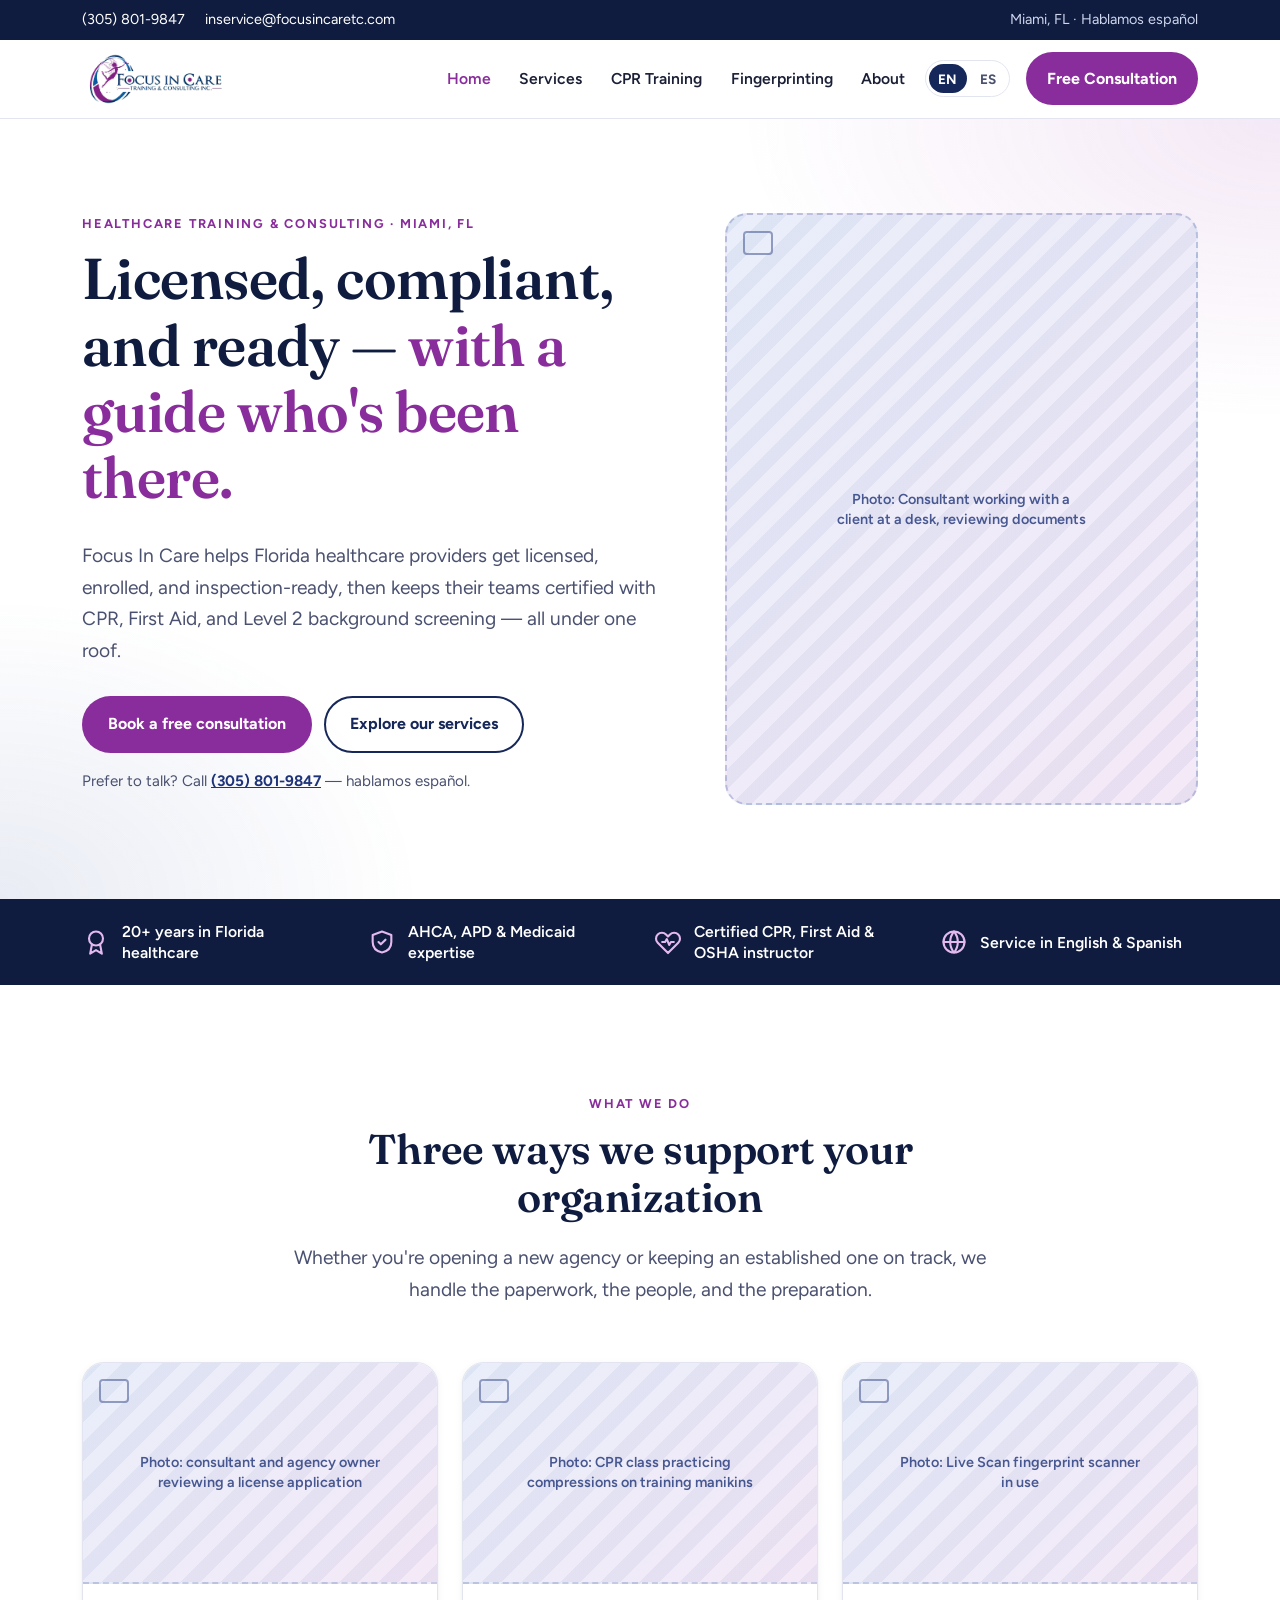
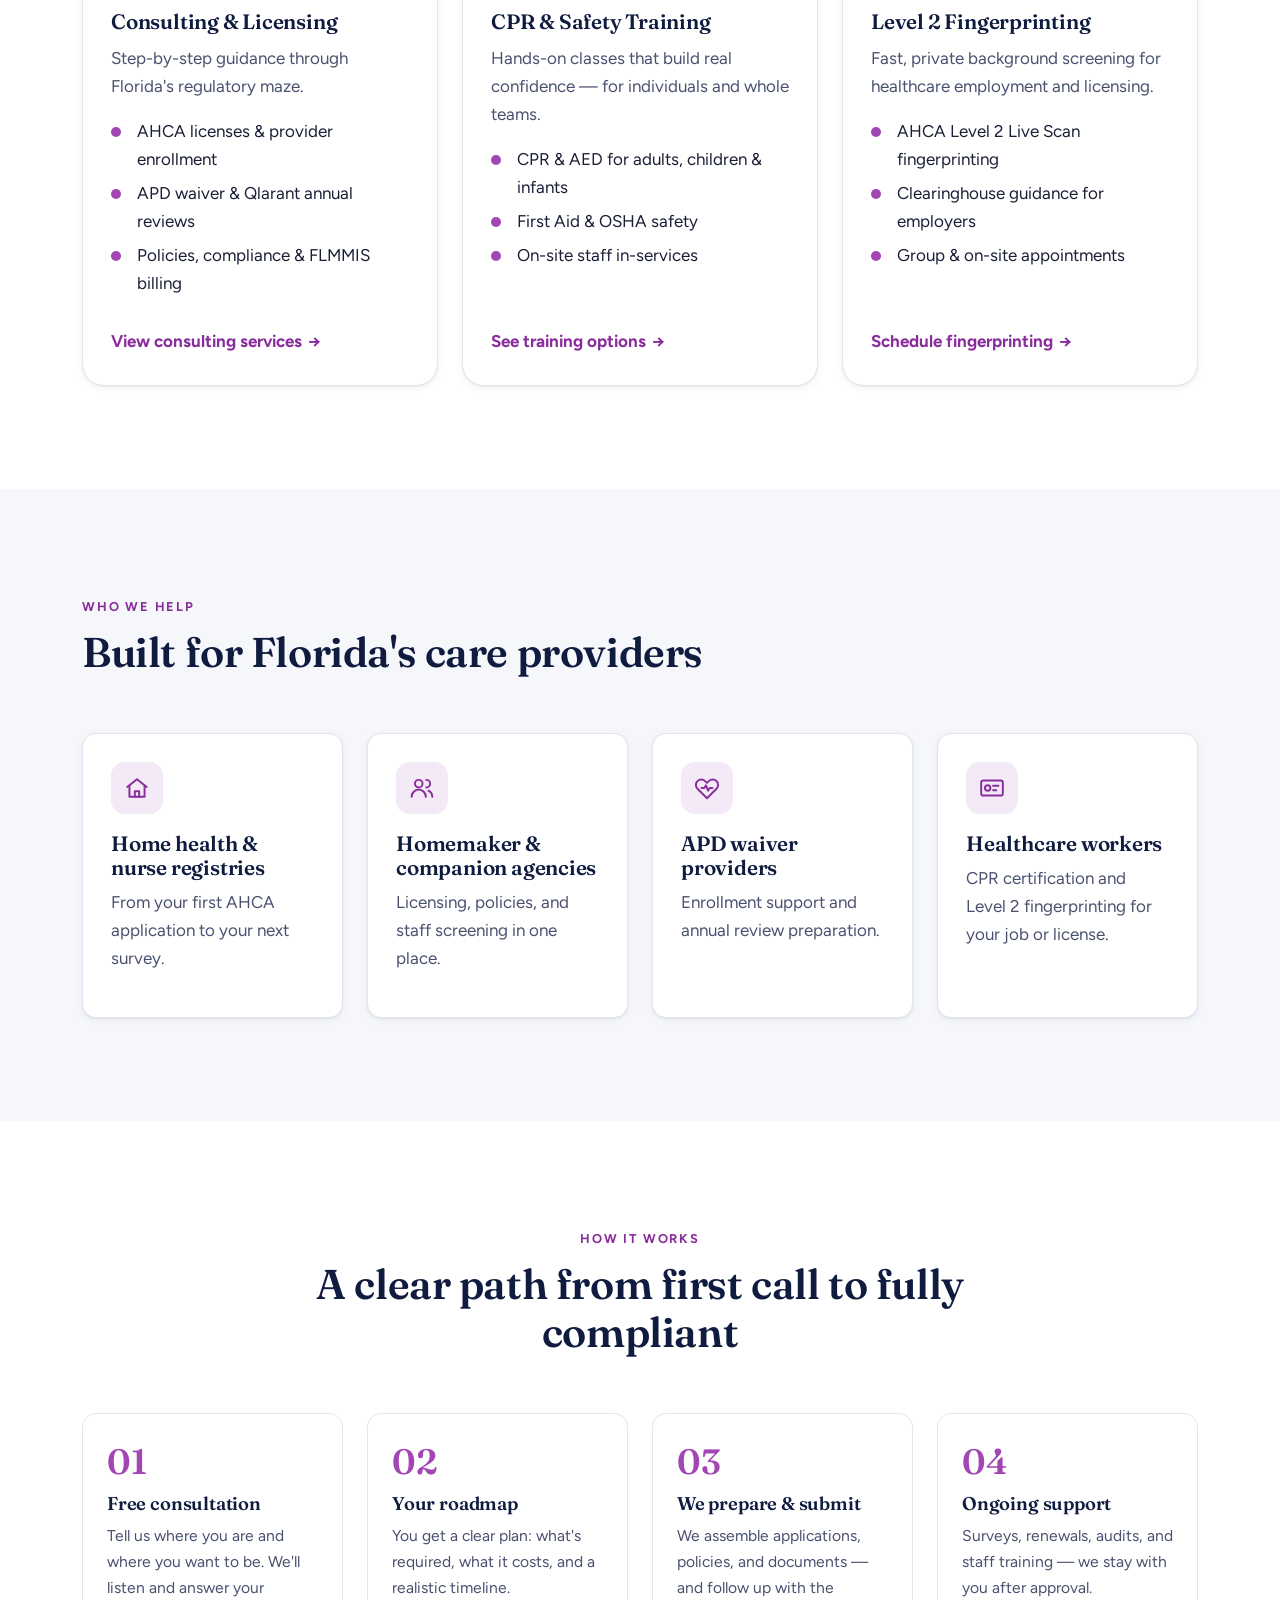
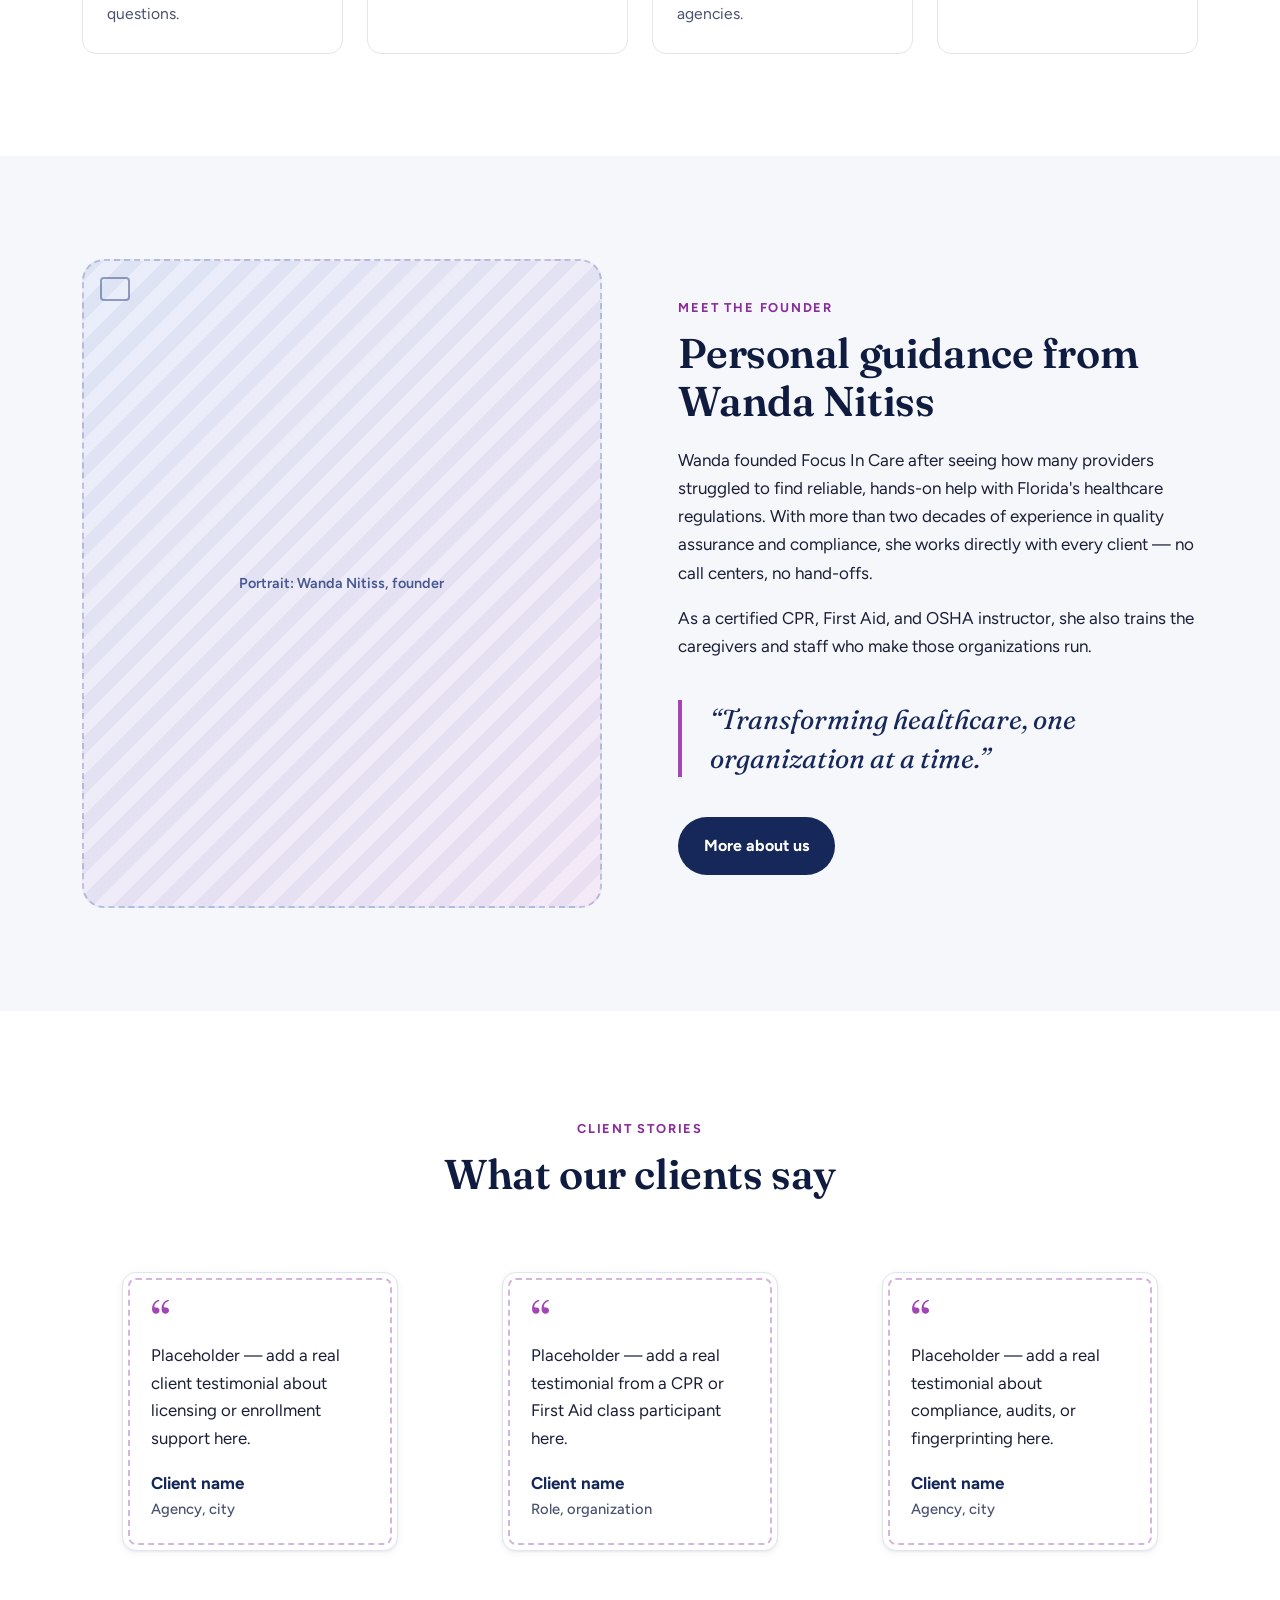
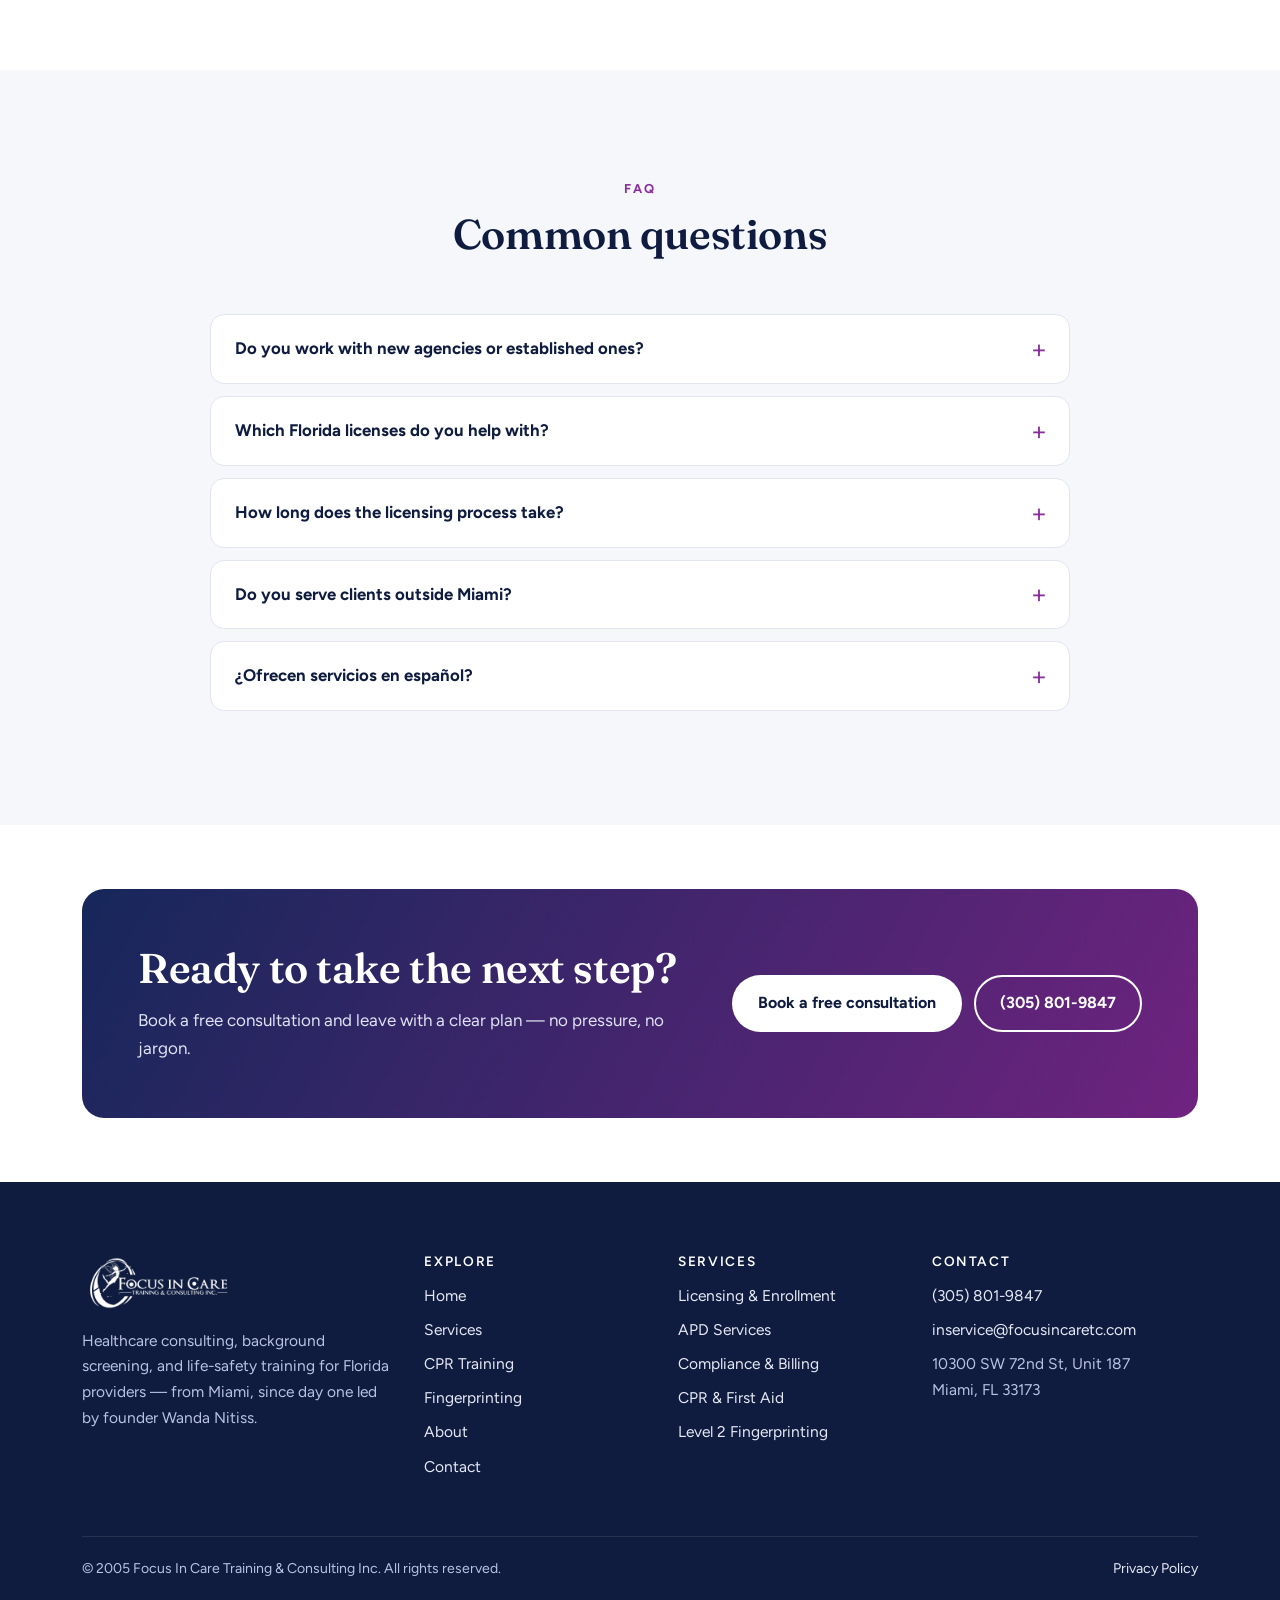
<file: index.html>
<!DOCTYPE html>
<html lang="en">
<head>
<meta charset="utf-8">
<meta name="viewport" content="width=device-width, initial-scale=1">
<title>Focus In Care | Healthcare Consulting, CPR Training & Fingerprinting in Miami, FL</title>
<meta name="description" content="Miami-based healthcare consulting for Florida providers: AHCA licensing, Medicaid & APD enrollment, compliance, Level 2 fingerprinting, and CPR/First Aid training. English & Spanish.">
<link rel="canonical" href="https://focusincaretc.com/">
<link rel="alternate" hreflang="en" href="https://focusincaretc.com/">
<link rel="alternate" hreflang="es" href="https://focusincaretc.com/es/">
<link rel="alternate" hreflang="x-default" href="https://focusincaretc.com/">
<meta property="og:type" content="website">
<meta property="og:site_name" content="Focus In Care Training &amp; Consulting">
<meta property="og:title" content="Focus In Care | Healthcare Consulting, CPR Training & Fingerprinting in Miami, FL">
<meta property="og:description" content="Miami-based healthcare consulting for Florida providers: AHCA licensing, Medicaid & APD enrollment, compliance, Level 2 fingerprinting, and CPR/First Aid training. English & Spanish.">
<meta property="og:url" content="https://focusincaretc.com/">
<meta property="og:image" content="https://focusincaretc.com/assets/img/og-image.png">
<meta property="og:locale" content="en_US">
<meta name="theme-color" content="#0f1c3f">
<link rel="icon" href="assets/img/favicon.svg" type="image/svg+xml">
<link rel="preconnect" href="https://fonts.googleapis.com">
<link rel="preconnect" href="https://fonts.gstatic.com" crossorigin>
<link href="https://fonts.googleapis.com/css2?family=Figtree:wght@400;500;600;700&family=Fraunces:opsz,wght@9..144,500;9..144,600&display=swap" rel="stylesheet">
<link rel="stylesheet" href="assets/css/styles.css">
<script type="application/ld+json">
{
  "@context": "https://schema.org",
  "@type": "ProfessionalService",
  "name": "Focus In Care Training & Consulting Inc.",
  "alternateName": "Focus In Care",
  "url": "https://focusincaretc.com/",
  "logo": "https://focusincaretc.com/assets/img/logo.svg",
  "image": "https://focusincaretc.com/assets/img/og-image.png",
  "telephone": "+1-305-801-9847",
  "email": "inservice@focusincaretc.com",
  "address": {
    "@type": "PostalAddress",
    "streetAddress": "10300 SW 72nd St, Unit 187",
    "addressLocality": "Miami",
    "addressRegion": "FL",
    "postalCode": "33173",
    "addressCountry": "US"
  },
  "areaServed": {
    "@type": "State",
    "name": "Florida"
  },
  "founder": {
    "@type": "Person",
    "name": "Wanda Nitiss"
  },
  "knowsLanguage": [
    "en",
    "es"
  ],
  "description": "Healthcare consulting (AHCA licensing, provider enrollment, APD, compliance), Level 2 background screening fingerprinting, and CPR/First Aid training in Miami, Florida."
}
</script>
</head>
<body>
<a class="skip-link" href="#main">Skip to main content</a>

<div class="topbar">
  <div class="wrap">
    <div class="topbar__contact">
      <a href="tel:+13058019847">(305) 801-9847</a>
      <a href="mailto:inservice@focusincaretc.com">inservice@focusincaretc.com</a>
    </div>
    <div>Miami, FL · Hablamos español</div>
  </div>
</div>

<header class="site-header">
  <div class="wrap">
    <a class="brand" href="index.html" aria-label="Focus In Care Training &amp; Consulting — Home">
      <img src="assets/img/logo.svg" alt="Focus In Care Training &amp; Consulting Inc." width="148" height="56">
    </a>
    <button class="nav-toggle" type="button" aria-expanded="false" aria-controls="site-nav"><span></span><span class="visually-hidden">Menu</span></button>
    <nav class="nav" id="site-nav" aria-label="Main">
      <ul class="nav__list">
          <li><a href="index.html" aria-current="page">Home</a></li>
          <li><a href="services.html">Services</a></li>
          <li><a href="training.html">CPR Training</a></li>
          <li><a href="fingerprinting.html">Fingerprinting</a></li>
          <li><a href="about.html">About</a></li>
      </ul>
      <div class="lang-switch" role="group" aria-label="Language"><span lang="en">EN</span><a href="es/index.html" lang="es" hreflang="es" title="Ver en español">ES</a></div>
      <a class="btn btn--primary" href="contact.html">Free Consultation</a>
    </nav>
  </div>
</header>

<main id="main">
<section class="hero">
  <div class="wrap hero__grid">
    <div>
      <span class="eyebrow">Healthcare Training &amp; Consulting · Miami, FL</span>
      <h1>Licensed, compliant, and ready — <span>with a guide who's been there.</span></h1>
      <p class="lead">Focus In Care helps Florida healthcare providers get licensed, enrolled, and inspection-ready, then keeps their teams certified with CPR, First Aid, and Level 2 background screening — all under one roof.</p>
      <div class="btn-row">
        <a class="btn btn--primary" href="contact.html">Book a free consultation</a>
        <a class="btn btn--ghost" href="services.html">Explore our services</a>
      </div>
      <p class="hero__note">Prefer to talk? Call <a href="tel:+13058019847">(305) 801-9847</a> — hablamos español.</p>
    </div>
    <div class="ph ph--portrait" role="img" aria-label="Photo: Consultant working with a client at a desk, reviewing documents"><span class="ph__label">Photo: Consultant working with a client at a desk, reviewing documents</span></div>
  </div>
</section>

<section class="trust" aria-label="Why providers choose us">
  <div class="wrap">
    <ul class="trust__list">
      <li><svg viewBox="0 0 24 24" fill="none" stroke="currentColor" stroke-width="1.8" stroke-linecap="round" stroke-linejoin="round" aria-hidden="true"><circle cx="12" cy="9" r="6"/><path d="M8.5 14.2L7 22l5-3 5 3-1.5-7.8"/></svg>20+ years in Florida healthcare</li>
      <li><svg viewBox="0 0 24 24" fill="none" stroke="currentColor" stroke-width="1.8" stroke-linecap="round" stroke-linejoin="round" aria-hidden="true"><path d="M12 3l8 3v6c0 5-3.5 8-8 9-4.5-1-8-4-8-9V6l8-3z"/><path d="M9 12l2 2 4-4"/></svg>AHCA, APD &amp; Medicaid expertise</li>
      <li><svg viewBox="0 0 24 24" fill="none" stroke="currentColor" stroke-width="1.8" stroke-linecap="round" stroke-linejoin="round" aria-hidden="true"><path d="M20.8 5.6a5 5 0 0 0-7.1 0L12 7.3l-1.7-1.7a5 5 0 1 0-7.1 7.1L12 21.5l8.8-8.8a5 5 0 0 0 0-7.1z"/><path d="M7 12h2.5l1.5-2.5 2 5 1.5-2.5H17"/></svg>Certified CPR, First Aid &amp; OSHA instructor</li>
      <li><svg viewBox="0 0 24 24" fill="none" stroke="currentColor" stroke-width="1.8" stroke-linecap="round" stroke-linejoin="round" aria-hidden="true"><circle cx="12" cy="12" r="9"/><path d="M3 12h18M12 3a14 14 0 0 1 0 18M12 3a14 14 0 0 0 0 18"/></svg>Service in English &amp; Spanish</li>
    </ul>
  </div>
</section>

<section class="section">
  <div class="wrap">
    <div class="section-head section-head--center">
      <span class="eyebrow">What we do</span>
      <h2>Three ways we support your organization</h2>
      <p class="lead">Whether you're opening a new agency or keeping an established one on track, we handle the paperwork, the people, and the preparation.</p>
    </div>
    <div class="grid grid--3">
      <article class="pillar">
        <div class="ph" role="img" aria-label="Photo: consultant and agency owner reviewing a license application"><span class="ph__label">Photo: consultant and agency owner reviewing a license application</span></div>
        <div class="pillar__body">
          <h3>Consulting &amp; Licensing</h3>
          <p>Step-by-step guidance through Florida's regulatory maze.</p>
          <ul>
            <li>AHCA licenses &amp; provider enrollment</li>
            <li>APD waiver &amp; Qlarant annual reviews</li>
            <li>Policies, compliance &amp; FLMMIS billing</li>
          </ul>
          <a class="card__link" href="services.html">View consulting services</a>
        </div>
      </article>
      <article class="pillar">
        <div class="ph" role="img" aria-label="Photo: CPR class practicing compressions on training manikins"><span class="ph__label">Photo: CPR class practicing compressions on training manikins</span></div>
        <div class="pillar__body">
          <h3>CPR &amp; Safety Training</h3>
          <p>Hands-on classes that build real confidence — for individuals and whole teams.</p>
          <ul>
            <li>CPR &amp; AED for adults, children &amp; infants</li>
            <li>First Aid &amp; OSHA safety</li>
            <li>On-site staff in-services</li>
          </ul>
          <a class="card__link" href="training.html">See training options</a>
        </div>
      </article>
      <article class="pillar">
        <div class="ph" role="img" aria-label="Photo: Live Scan fingerprint scanner in use"><span class="ph__label">Photo: Live Scan fingerprint scanner in use</span></div>
        <div class="pillar__body">
          <h3>Level 2 Fingerprinting</h3>
          <p>Fast, private background screening for healthcare employment and licensing.</p>
          <ul>
            <li>AHCA Level 2 Live Scan fingerprinting</li>
            <li>Clearinghouse guidance for employers</li>
            <li>Group &amp; on-site appointments</li>
          </ul>
          <a class="card__link" href="fingerprinting.html">Schedule fingerprinting</a>
        </div>
      </article>
    </div>
  </div>
</section>

<section class="section section--alt">
  <div class="wrap">
    <div class="section-head">
      <span class="eyebrow">Who we help</span>
      <h2>Built for Florida's care providers</h2>
    </div>
    <div class="grid grid--4">
      <div class="card"><div class="icon"><svg viewBox="0 0 24 24" fill="none" stroke="currentColor" stroke-width="1.8" stroke-linecap="round" stroke-linejoin="round" aria-hidden="true"><path d="M3 11l9-7 9 7"/><path d="M5 10v10h14V10"/><path d="M10 20v-5h4v5"/></svg></div><h3>Home health &amp; nurse registries</h3><p>From your first AHCA application to your next survey.</p></div>
      <div class="card"><div class="icon"><svg viewBox="0 0 24 24" fill="none" stroke="currentColor" stroke-width="1.8" stroke-linecap="round" stroke-linejoin="round" aria-hidden="true"><circle cx="9" cy="8" r="3.5"/><path d="M2.5 20a6.5 6.5 0 0 1 13 0"/><path d="M16 4.5a3.5 3.5 0 0 1 0 7"/><path d="M18 14.5a6.5 6.5 0 0 1 3.5 5.5"/></svg></div><h3>Homemaker &amp; companion agencies</h3><p>Licensing, policies, and staff screening in one place.</p></div>
      <div class="card"><div class="icon"><svg viewBox="0 0 24 24" fill="none" stroke="currentColor" stroke-width="1.8" stroke-linecap="round" stroke-linejoin="round" aria-hidden="true"><path d="M20.8 5.6a5 5 0 0 0-7.1 0L12 7.3l-1.7-1.7a5 5 0 1 0-7.1 7.1L12 21.5l8.8-8.8a5 5 0 0 0 0-7.1z"/><path d="M7 12h2.5l1.5-2.5 2 5 1.5-2.5H17"/></svg></div><h3>APD waiver providers</h3><p>Enrollment support and annual review preparation.</p></div>
      <div class="card"><div class="icon"><svg viewBox="0 0 24 24" fill="none" stroke="currentColor" stroke-width="1.8" stroke-linecap="round" stroke-linejoin="round" aria-hidden="true"><rect x="2" y="5" width="20" height="14" rx="2"/><circle cx="8" cy="12" r="2.5"/><path d="M13 10h5M13 14h3"/></svg></div><h3>Healthcare workers</h3><p>CPR certification and Level 2 fingerprinting for your job or license.</p></div>
    </div>
  </div>
</section>

<section class="section">
  <div class="wrap">
    <div class="section-head section-head--center">
      <span class="eyebrow">How it works</span>
      <h2>A clear path from first call to fully compliant</h2>
    </div>
    <ol class="steps">
      <li><h3>Free consultation</h3><p>Tell us where you are and where you want to be. We'll listen and answer your questions.</p></li>
      <li><h3>Your roadmap</h3><p>You get a clear plan: what's required, what it costs, and a realistic timeline.</p></li>
      <li><h3>We prepare &amp; submit</h3><p>We assemble applications, policies, and documents — and follow up with the agencies.</p></li>
      <li><h3>Ongoing support</h3><p>Surveys, renewals, audits, and staff training — we stay with you after approval.</p></li>
    </ol>
  </div>
</section>

<section class="section section--alt">
  <div class="wrap split">
    <div class="ph ph--portrait" role="img" aria-label="Portrait: Wanda Nitiss, founder"><span class="ph__label">Portrait: Wanda Nitiss, founder</span></div>
    <div>
      <span class="eyebrow">Meet the founder</span>
      <h2>Personal guidance from Wanda Nitiss</h2>
      <p>Wanda founded Focus In Care after seeing how many providers struggled to find reliable, hands-on help with Florida's healthcare regulations. With more than two decades of experience in quality assurance and compliance, she works directly with every client — no call centers, no hand-offs.</p>
      <p>As a certified CPR, First Aid, and OSHA instructor, she also trains the caregivers and staff who make those organizations run.</p>
      <p class="founder__quote">“Transforming healthcare, one organization at a time.”</p>
      <a class="btn btn--navy" href="about.html">More about us</a>
    </div>
  </div>
</section>

<section class="section">
  <div class="wrap">
    <div class="section-head section-head--center">
      <span class="eyebrow">Client stories</span>
      <h2>What our clients say</h2>
    </div>
    <div class="grid grid--3">
      <figure class="quote-card is-placeholder"><blockquote>Placeholder — add a real client testimonial about licensing or enrollment support here.</blockquote><figcaption><cite>Client name<span>Agency, city</span></cite></figcaption></figure>
      <figure class="quote-card is-placeholder"><blockquote>Placeholder — add a real testimonial from a CPR or First Aid class participant here.</blockquote><figcaption><cite>Client name<span>Role, organization</span></cite></figcaption></figure>
      <figure class="quote-card is-placeholder"><blockquote>Placeholder — add a real testimonial about compliance, audits, or fingerprinting here.</blockquote><figcaption><cite>Client name<span>Agency, city</span></cite></figcaption></figure>
    </div>
  </div>
</section>

<section class="section section--alt">
  <div class="wrap">
    <div class="section-head section-head--center">
      <span class="eyebrow">FAQ</span>
      <h2>Common questions</h2>
    </div>
    <div class="faq">
      <details>
        <summary>Do you work with new agencies or established ones?</summary>
        <div><p>Both. We help new owners through licensing and enrollment from the start, and we help established agencies with renewals, surveys, audits, policy updates, billing issues, and staff training.</p></div>
      </details>
      <details>
        <summary>Which Florida licenses do you help with?</summary>
        <div><p>We assist with AHCA licenses such as Nurse Registry, Home Health, and Homemaker &amp; Companion services, as well as APD waiver provider enrollment. If you're unsure which license fits your business model, we'll help you decide during your consultation.</p></div>
      </details>
      <details>
        <summary>How long does the licensing process take?</summary>
        <div><p>It depends on the license type, how complete your documents are, and agency processing times. After your consultation we'll give you a realistic timeline for your specific situation.</p></div>
      </details>
      <details>
        <summary>Do you serve clients outside Miami?</summary>
        <div><p>Yes. Our office is in Miami, and our consulting services are available to providers throughout Florida. Training and fingerprinting are offered at our office or on-site for groups.</p></div>
      </details>
      <details>
        <summary>¿Ofrecen servicios en español?</summary>
        <div><p>Sí. Todos nuestros servicios de consultoría, capacitación y huellas digitales están disponibles en español. <a href="es/index.html">Ver el sitio en español</a>.</p></div>
      </details>
    </div>
  </div>
</section>

<section class="section section--tight">
  <div class="wrap">
    <div class="cta-band">
      <div>
        <h2>Ready to take the next step?</h2>
        <p>Book a free consultation and leave with a clear plan — no pressure, no jargon.</p>
      </div>
      <div class="btn-row">
        <a class="btn btn--light" href="contact.html">Book a free consultation</a>
        <a class="btn btn--ghost" style="color:#fff" href="tel:+13058019847">(305) 801-9847</a>
      </div>
    </div>
  </div>
</section>
</main>

<footer class="site-footer">
  <div class="wrap">
    <div class="footer__grid">
      <div>
        <img class="footer__logo" src="assets/img/logo.svg" alt="Focus In Care Training &amp; Consulting Inc." width="154" height="58" loading="lazy">
        <p>Healthcare consulting, background screening, and life-safety training for Florida providers — from Miami, since day one led by founder Wanda Nitiss.</p>
      </div>
      <div>
        <h2>Explore</h2>
        <ul>
          <li><a href="index.html">Home</a></li>
          <li><a href="services.html">Services</a></li>
          <li><a href="training.html">CPR Training</a></li>
          <li><a href="fingerprinting.html">Fingerprinting</a></li>
          <li><a href="about.html">About</a></li>
          <li><a href="contact.html">Contact</a></li>
        </ul>
      </div>
      <div>
        <h2>Services</h2>
        <ul>
          <li><a href="services.html#licensing">Licensing & Enrollment</a></li>
          <li><a href="services.html#apd">APD Services</a></li>
          <li><a href="services.html#compliance">Compliance & Billing</a></li>
          <li><a href="training.html">CPR & First Aid</a></li>
          <li><a href="fingerprinting.html">Level 2 Fingerprinting</a></li>
        </ul>
      </div>
      <div>
        <h2>Contact</h2>
        <ul>
          <li><a href="tel:+13058019847">(305) 801-9847</a></li>
          <li><a href="mailto:inservice@focusincaretc.com">inservice@focusincaretc.com</a></li>
          <li>10300 SW 72nd St, Unit 187<br>Miami, FL 33173</li>
        </ul>
      </div>
    </div>
    <div class="footer__bottom">
      <span>© 2005 Focus In Care Training &amp; Consulting Inc. All rights reserved.</span>
      <a href="privacy.html">Privacy Policy</a>
    </div>
  </div>
</footer>

<script src="assets/js/main.js" defer></script>
</body>
</html>
</file>
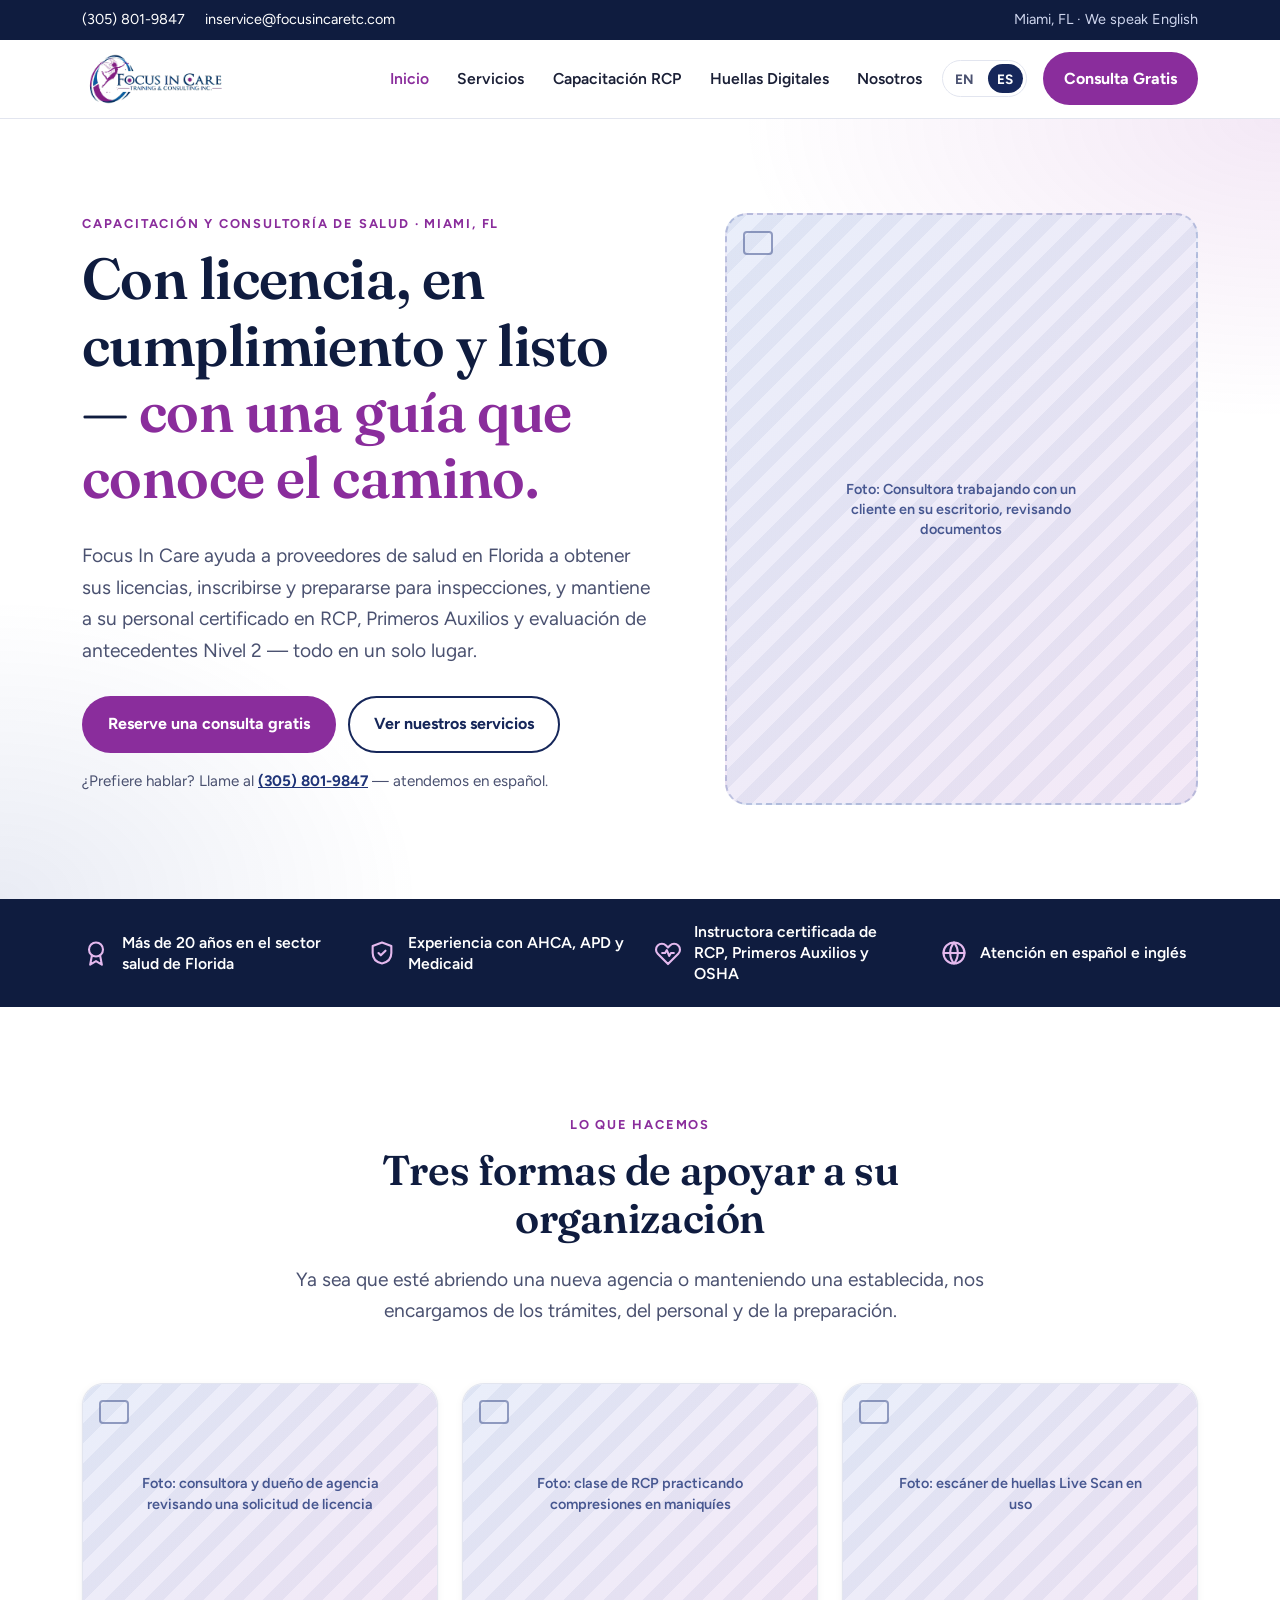
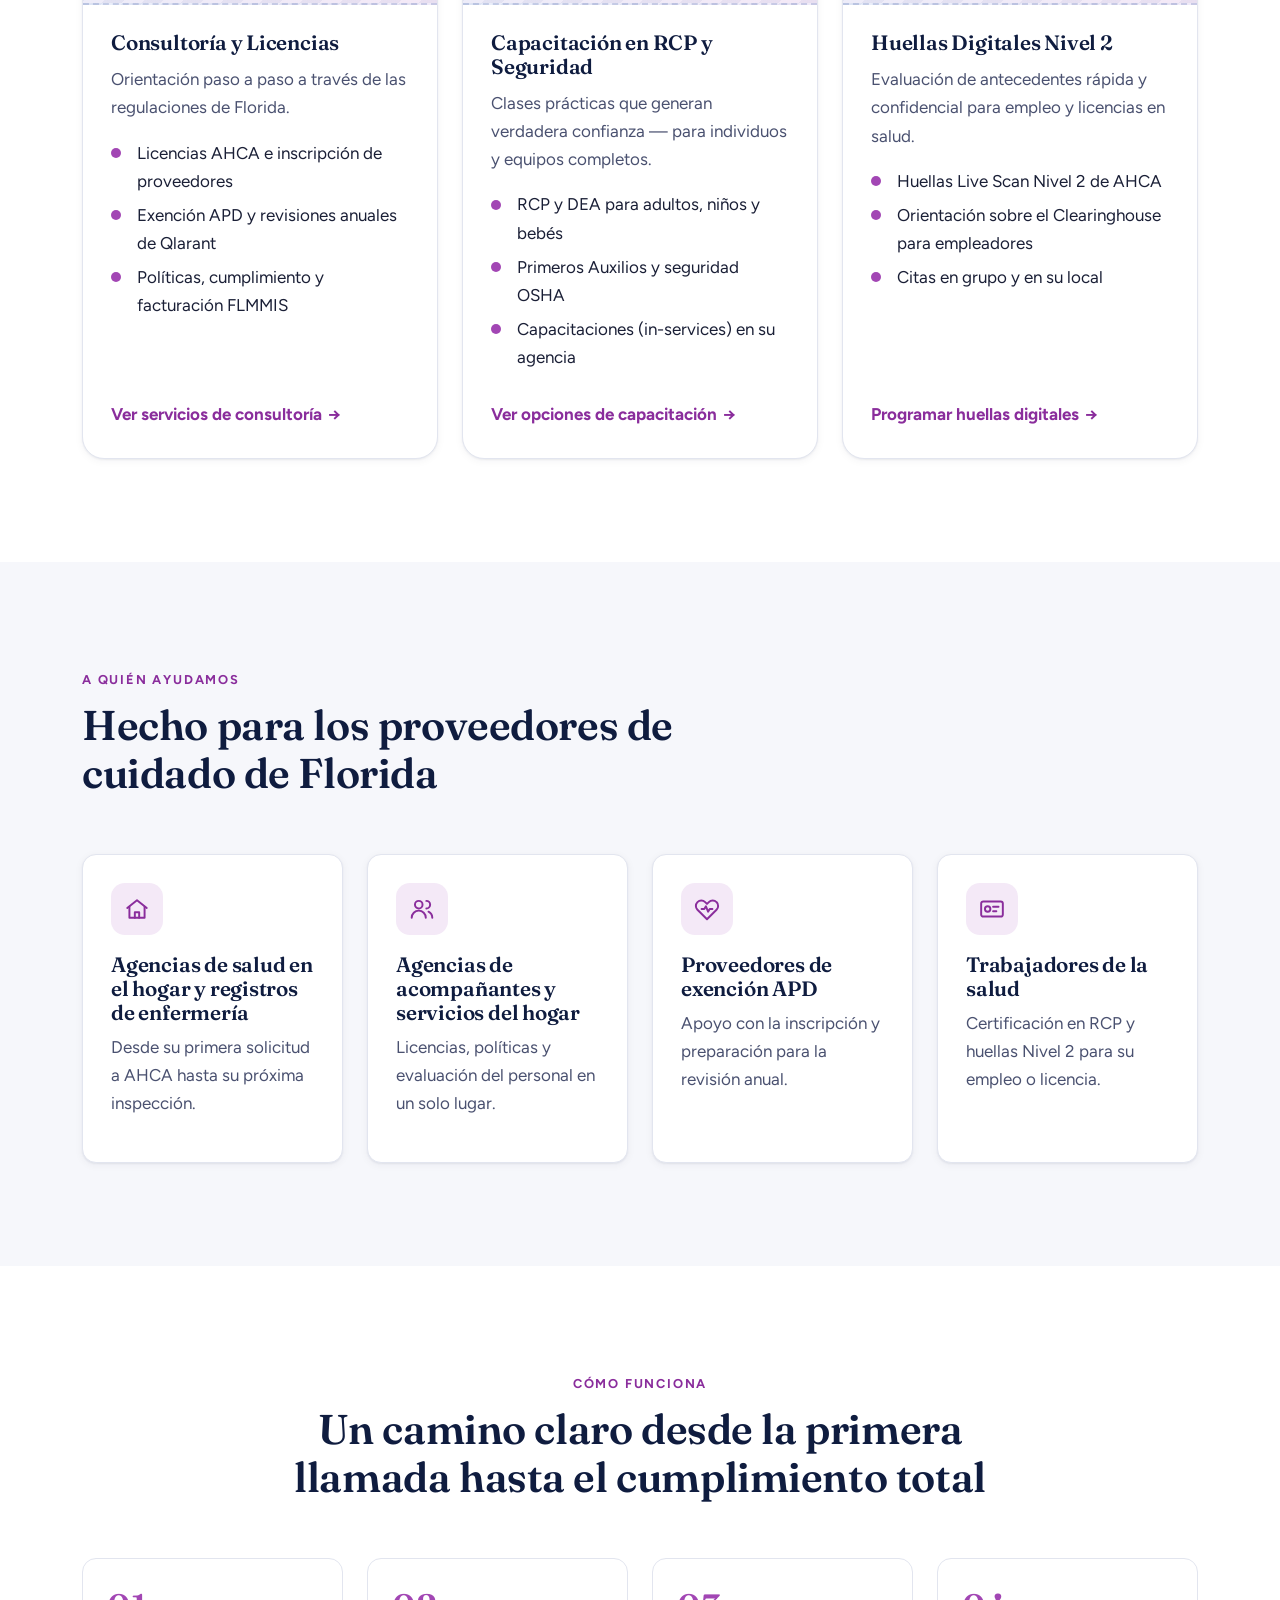
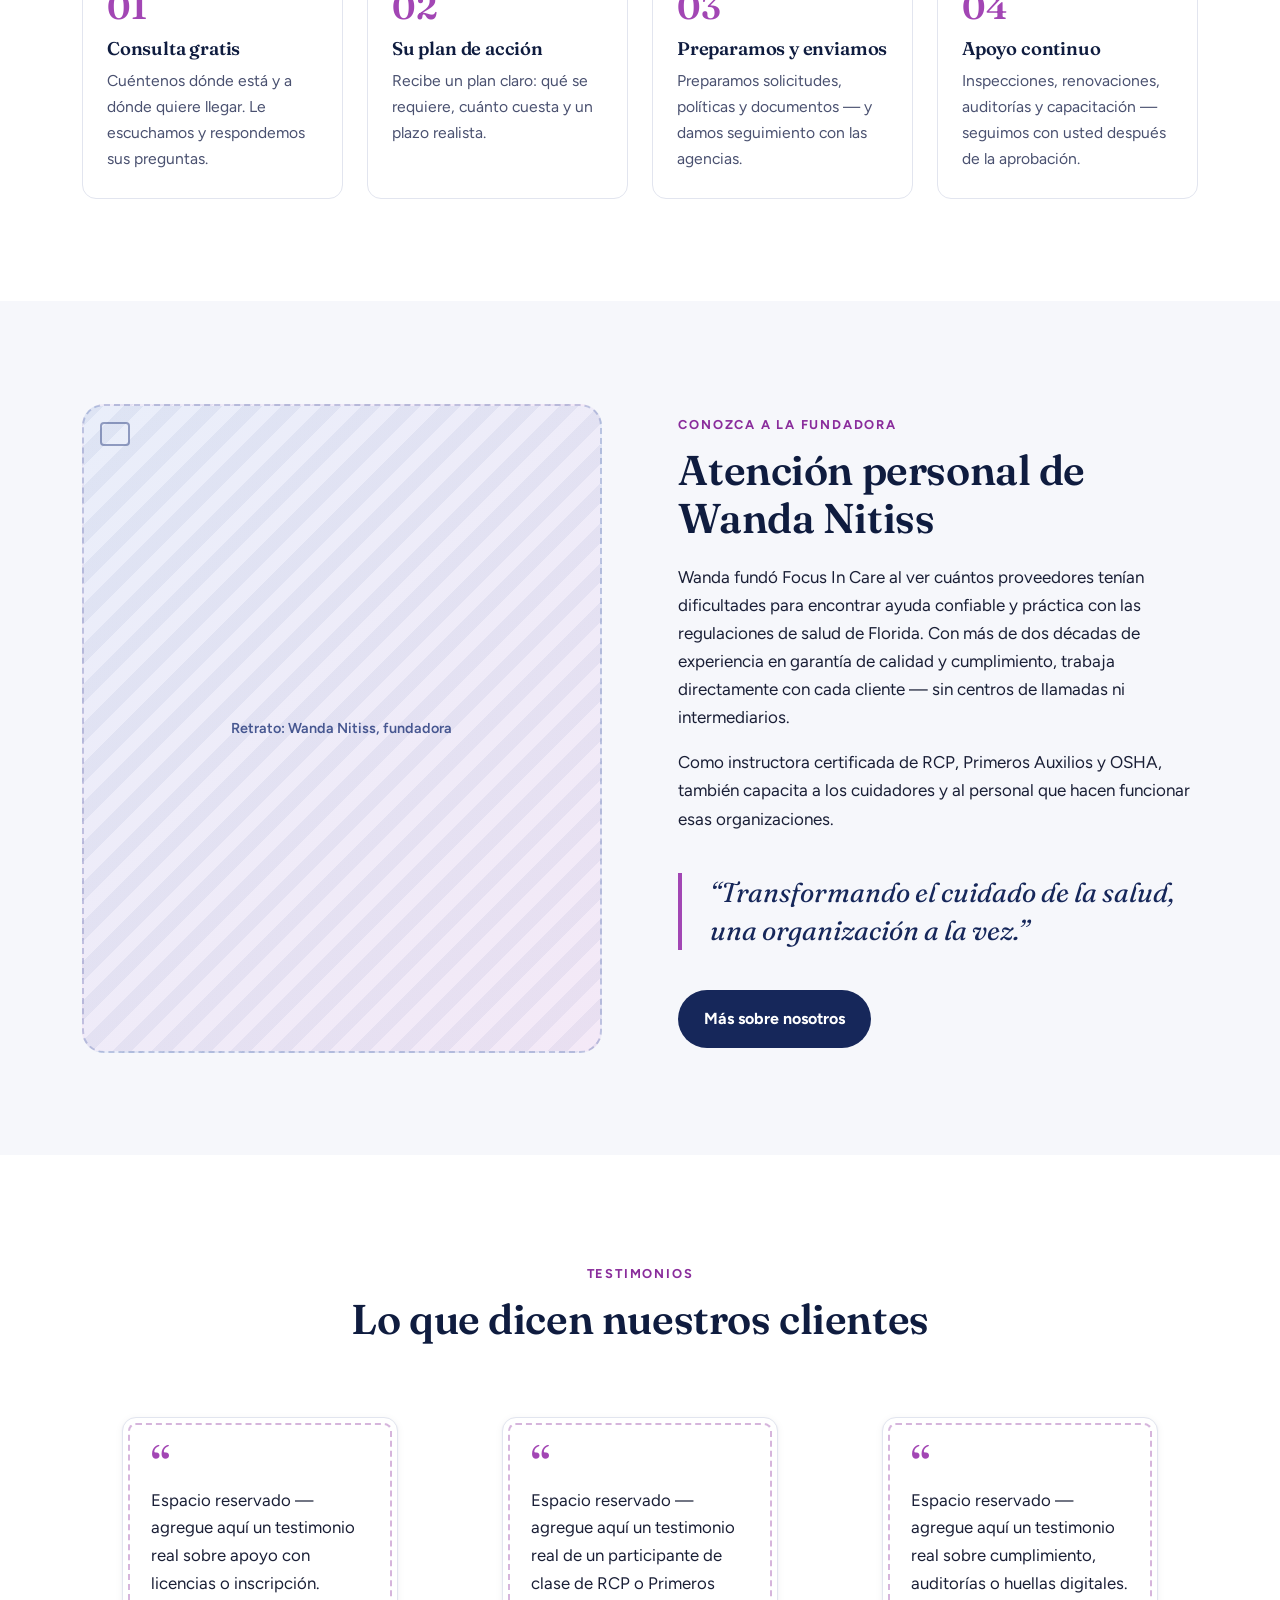
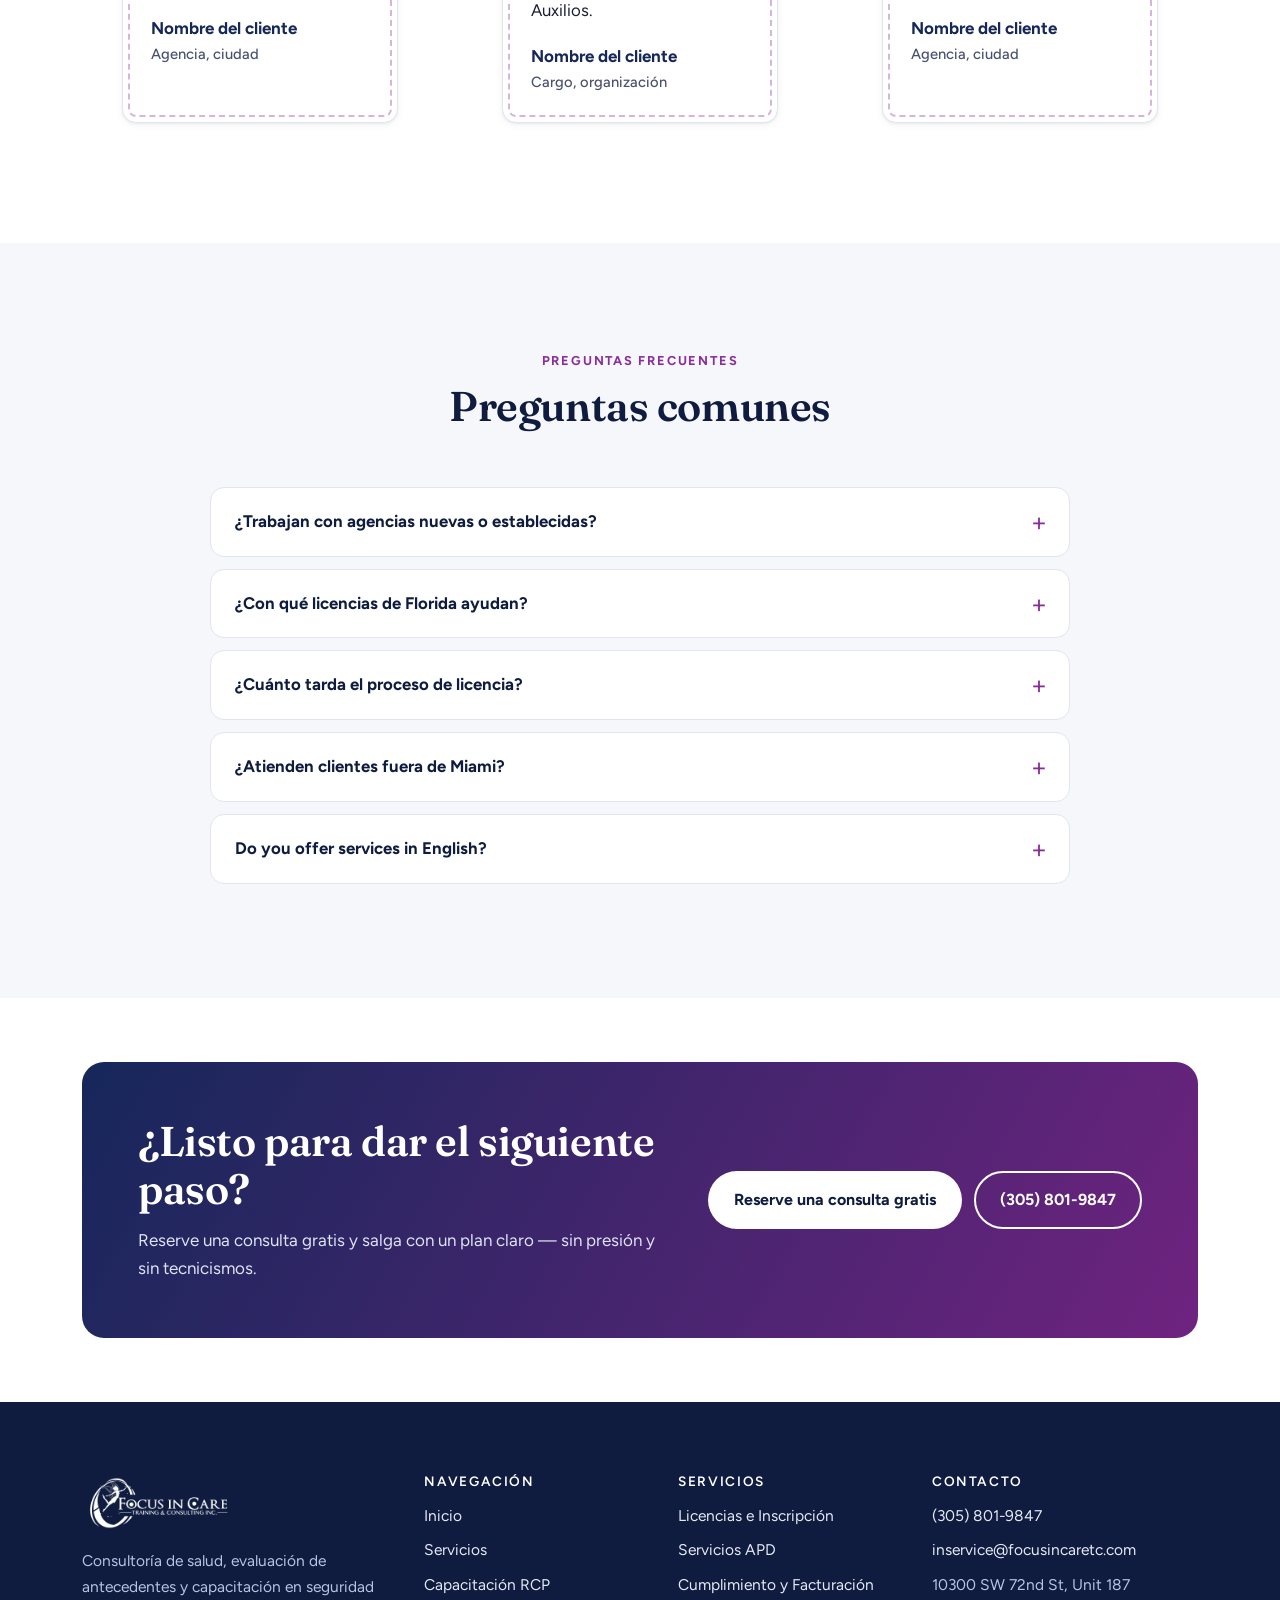
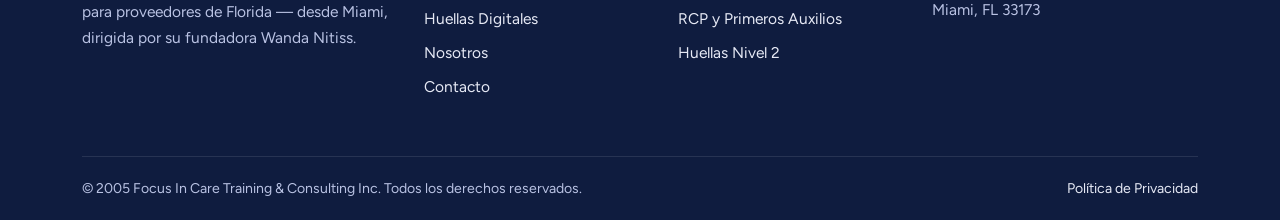
<file: es/index.html>
<!DOCTYPE html>
<html lang="es">
<head>
<meta charset="utf-8">
<meta name="viewport" content="width=device-width, initial-scale=1">
<title>Focus In Care | Consultoría de Salud, RCP y Huellas Digitales en Miami, FL</title>
<meta name="description" content="Consultoría de salud en Miami para proveedores de Florida: licencias AHCA, inscripción en Medicaid y APD, cumplimiento, huellas digitales Nivel 2 y capacitación en RCP. En español e inglés.">
<link rel="canonical" href="https://focusincaretc.com/es/">
<link rel="alternate" hreflang="en" href="https://focusincaretc.com/">
<link rel="alternate" hreflang="es" href="https://focusincaretc.com/es/">
<link rel="alternate" hreflang="x-default" href="https://focusincaretc.com/">
<meta property="og:type" content="website">
<meta property="og:site_name" content="Focus In Care Training &amp; Consulting">
<meta property="og:title" content="Focus In Care | Consultoría de Salud, RCP y Huellas Digitales en Miami, FL">
<meta property="og:description" content="Consultoría de salud en Miami para proveedores de Florida: licencias AHCA, inscripción en Medicaid y APD, cumplimiento, huellas digitales Nivel 2 y capacitación en RCP. En español e inglés.">
<meta property="og:url" content="https://focusincaretc.com/es/">
<meta property="og:image" content="https://focusincaretc.com/assets/img/og-image.png">
<meta property="og:locale" content="es_US">
<meta name="theme-color" content="#0f1c3f">
<link rel="icon" href="../assets/img/favicon.svg" type="image/svg+xml">
<link rel="preconnect" href="https://fonts.googleapis.com">
<link rel="preconnect" href="https://fonts.gstatic.com" crossorigin>
<link href="https://fonts.googleapis.com/css2?family=Figtree:wght@400;500;600;700&family=Fraunces:opsz,wght@9..144,500;9..144,600&display=swap" rel="stylesheet">
<link rel="stylesheet" href="../assets/css/styles.css">
<script type="application/ld+json">
{
  "@context": "https://schema.org",
  "@type": "ProfessionalService",
  "name": "Focus In Care Training & Consulting Inc.",
  "alternateName": "Focus In Care",
  "url": "https://focusincaretc.com/",
  "logo": "https://focusincaretc.com/assets/img/logo.svg",
  "image": "https://focusincaretc.com/assets/img/og-image.png",
  "telephone": "+1-305-801-9847",
  "email": "inservice@focusincaretc.com",
  "address": {
    "@type": "PostalAddress",
    "streetAddress": "10300 SW 72nd St, Unit 187",
    "addressLocality": "Miami",
    "addressRegion": "FL",
    "postalCode": "33173",
    "addressCountry": "US"
  },
  "areaServed": {
    "@type": "State",
    "name": "Florida"
  },
  "founder": {
    "@type": "Person",
    "name": "Wanda Nitiss"
  },
  "knowsLanguage": [
    "en",
    "es"
  ],
  "description": "Consultoría de salud (licencias AHCA, inscripción de proveedores, APD, cumplimiento), huellas digitales para evaluación Nivel 2 y capacitación en RCP/Primeros Auxilios en Miami, Florida."
}
</script>
</head>
<body>
<a class="skip-link" href="#main">Saltar al contenido principal</a>

<div class="topbar">
  <div class="wrap">
    <div class="topbar__contact">
      <a href="tel:+13058019847">(305) 801-9847</a>
      <a href="mailto:inservice@focusincaretc.com">inservice@focusincaretc.com</a>
    </div>
    <div>Miami, FL · We speak English</div>
  </div>
</div>

<header class="site-header">
  <div class="wrap">
    <a class="brand" href="index.html" aria-label="Focus In Care Training &amp; Consulting — Inicio">
      <img src="../assets/img/logo.svg" alt="Focus In Care Training &amp; Consulting Inc." width="148" height="56">
    </a>
    <button class="nav-toggle" type="button" aria-expanded="false" aria-controls="site-nav"><span></span><span class="visually-hidden">Menú</span></button>
    <nav class="nav" id="site-nav" aria-label="Main">
      <ul class="nav__list">
          <li><a href="index.html" aria-current="page">Inicio</a></li>
          <li><a href="servicios.html">Servicios</a></li>
          <li><a href="capacitacion.html">Capacitación RCP</a></li>
          <li><a href="huellas-digitales.html">Huellas Digitales</a></li>
          <li><a href="nosotros.html">Nosotros</a></li>
      </ul>
      <div class="lang-switch" role="group" aria-label="Idioma"><a href="../index.html" lang="en" hreflang="en" title="View in English">EN</a><span lang="es">ES</span></div>
      <a class="btn btn--primary" href="contacto.html">Consulta Gratis</a>
    </nav>
  </div>
</header>

<main id="main">
<section class="hero">
  <div class="wrap hero__grid">
    <div>
      <span class="eyebrow">Capacitación y Consultoría de Salud · Miami, FL</span>
      <h1>Con licencia, en cumplimiento y listo — <span>con una guía que conoce el camino.</span></h1>
      <p class="lead">Focus In Care ayuda a proveedores de salud en Florida a obtener sus licencias, inscribirse y prepararse para inspecciones, y mantiene a su personal certificado en RCP, Primeros Auxilios y evaluación de antecedentes Nivel 2 — todo en un solo lugar.</p>
      <div class="btn-row">
        <a class="btn btn--primary" href="contacto.html">Reserve una consulta gratis</a>
        <a class="btn btn--ghost" href="servicios.html">Ver nuestros servicios</a>
      </div>
      <p class="hero__note">¿Prefiere hablar? Llame al <a href="tel:+13058019847">(305) 801-9847</a> — atendemos en español.</p>
    </div>
    <div class="ph ph--portrait" role="img" aria-label="Foto: Consultora trabajando con un cliente en su escritorio, revisando documentos"><span class="ph__label">Foto: Consultora trabajando con un cliente en su escritorio, revisando documentos</span></div>
  </div>
</section>

<section class="trust" aria-label="Por qué nos eligen">
  <div class="wrap">
    <ul class="trust__list">
      <li><svg viewBox="0 0 24 24" fill="none" stroke="currentColor" stroke-width="1.8" stroke-linecap="round" stroke-linejoin="round" aria-hidden="true"><circle cx="12" cy="9" r="6"/><path d="M8.5 14.2L7 22l5-3 5 3-1.5-7.8"/></svg>Más de 20 años en el sector salud de Florida</li>
      <li><svg viewBox="0 0 24 24" fill="none" stroke="currentColor" stroke-width="1.8" stroke-linecap="round" stroke-linejoin="round" aria-hidden="true"><path d="M12 3l8 3v6c0 5-3.5 8-8 9-4.5-1-8-4-8-9V6l8-3z"/><path d="M9 12l2 2 4-4"/></svg>Experiencia con AHCA, APD y Medicaid</li>
      <li><svg viewBox="0 0 24 24" fill="none" stroke="currentColor" stroke-width="1.8" stroke-linecap="round" stroke-linejoin="round" aria-hidden="true"><path d="M20.8 5.6a5 5 0 0 0-7.1 0L12 7.3l-1.7-1.7a5 5 0 1 0-7.1 7.1L12 21.5l8.8-8.8a5 5 0 0 0 0-7.1z"/><path d="M7 12h2.5l1.5-2.5 2 5 1.5-2.5H17"/></svg>Instructora certificada de RCP, Primeros Auxilios y OSHA</li>
      <li><svg viewBox="0 0 24 24" fill="none" stroke="currentColor" stroke-width="1.8" stroke-linecap="round" stroke-linejoin="round" aria-hidden="true"><circle cx="12" cy="12" r="9"/><path d="M3 12h18M12 3a14 14 0 0 1 0 18M12 3a14 14 0 0 0 0 18"/></svg>Atención en español e inglés</li>
    </ul>
  </div>
</section>

<section class="section">
  <div class="wrap">
    <div class="section-head section-head--center">
      <span class="eyebrow">Lo que hacemos</span>
      <h2>Tres formas de apoyar a su organización</h2>
      <p class="lead">Ya sea que esté abriendo una nueva agencia o manteniendo una establecida, nos encargamos de los trámites, del personal y de la preparación.</p>
    </div>
    <div class="grid grid--3">
      <article class="pillar">
        <div class="ph" role="img" aria-label="Foto: consultora y dueño de agencia revisando una solicitud de licencia"><span class="ph__label">Foto: consultora y dueño de agencia revisando una solicitud de licencia</span></div>
        <div class="pillar__body">
          <h3>Consultoría y Licencias</h3>
          <p>Orientación paso a paso a través de las regulaciones de Florida.</p>
          <ul>
            <li>Licencias AHCA e inscripción de proveedores</li>
            <li>Exención APD y revisiones anuales de Qlarant</li>
            <li>Políticas, cumplimiento y facturación FLMMIS</li>
          </ul>
          <a class="card__link" href="servicios.html">Ver servicios de consultoría</a>
        </div>
      </article>
      <article class="pillar">
        <div class="ph" role="img" aria-label="Foto: clase de RCP practicando compresiones en maniquíes"><span class="ph__label">Foto: clase de RCP practicando compresiones en maniquíes</span></div>
        <div class="pillar__body">
          <h3>Capacitación en RCP y Seguridad</h3>
          <p>Clases prácticas que generan verdadera confianza — para individuos y equipos completos.</p>
          <ul>
            <li>RCP y DEA para adultos, niños y bebés</li>
            <li>Primeros Auxilios y seguridad OSHA</li>
            <li>Capacitaciones (in-services) en su agencia</li>
          </ul>
          <a class="card__link" href="capacitacion.html">Ver opciones de capacitación</a>
        </div>
      </article>
      <article class="pillar">
        <div class="ph" role="img" aria-label="Foto: escáner de huellas Live Scan en uso"><span class="ph__label">Foto: escáner de huellas Live Scan en uso</span></div>
        <div class="pillar__body">
          <h3>Huellas Digitales Nivel 2</h3>
          <p>Evaluación de antecedentes rápida y confidencial para empleo y licencias en salud.</p>
          <ul>
            <li>Huellas Live Scan Nivel 2 de AHCA</li>
            <li>Orientación sobre el Clearinghouse para empleadores</li>
            <li>Citas en grupo y en su local</li>
          </ul>
          <a class="card__link" href="huellas-digitales.html">Programar huellas digitales</a>
        </div>
      </article>
    </div>
  </div>
</section>

<section class="section section--alt">
  <div class="wrap">
    <div class="section-head">
      <span class="eyebrow">A quién ayudamos</span>
      <h2>Hecho para los proveedores de cuidado de Florida</h2>
    </div>
    <div class="grid grid--4">
      <div class="card"><div class="icon"><svg viewBox="0 0 24 24" fill="none" stroke="currentColor" stroke-width="1.8" stroke-linecap="round" stroke-linejoin="round" aria-hidden="true"><path d="M3 11l9-7 9 7"/><path d="M5 10v10h14V10"/><path d="M10 20v-5h4v5"/></svg></div><h3>Agencias de salud en el hogar y registros de enfermería</h3><p>Desde su primera solicitud a AHCA hasta su próxima inspección.</p></div>
      <div class="card"><div class="icon"><svg viewBox="0 0 24 24" fill="none" stroke="currentColor" stroke-width="1.8" stroke-linecap="round" stroke-linejoin="round" aria-hidden="true"><circle cx="9" cy="8" r="3.5"/><path d="M2.5 20a6.5 6.5 0 0 1 13 0"/><path d="M16 4.5a3.5 3.5 0 0 1 0 7"/><path d="M18 14.5a6.5 6.5 0 0 1 3.5 5.5"/></svg></div><h3>Agencias de acompañantes y servicios del hogar</h3><p>Licencias, políticas y evaluación del personal en un solo lugar.</p></div>
      <div class="card"><div class="icon"><svg viewBox="0 0 24 24" fill="none" stroke="currentColor" stroke-width="1.8" stroke-linecap="round" stroke-linejoin="round" aria-hidden="true"><path d="M20.8 5.6a5 5 0 0 0-7.1 0L12 7.3l-1.7-1.7a5 5 0 1 0-7.1 7.1L12 21.5l8.8-8.8a5 5 0 0 0 0-7.1z"/><path d="M7 12h2.5l1.5-2.5 2 5 1.5-2.5H17"/></svg></div><h3>Proveedores de exención APD</h3><p>Apoyo con la inscripción y preparación para la revisión anual.</p></div>
      <div class="card"><div class="icon"><svg viewBox="0 0 24 24" fill="none" stroke="currentColor" stroke-width="1.8" stroke-linecap="round" stroke-linejoin="round" aria-hidden="true"><rect x="2" y="5" width="20" height="14" rx="2"/><circle cx="8" cy="12" r="2.5"/><path d="M13 10h5M13 14h3"/></svg></div><h3>Trabajadores de la salud</h3><p>Certificación en RCP y huellas Nivel 2 para su empleo o licencia.</p></div>
    </div>
  </div>
</section>

<section class="section">
  <div class="wrap">
    <div class="section-head section-head--center">
      <span class="eyebrow">Cómo funciona</span>
      <h2>Un camino claro desde la primera llamada hasta el cumplimiento total</h2>
    </div>
    <ol class="steps">
      <li><h3>Consulta gratis</h3><p>Cuéntenos dónde está y a dónde quiere llegar. Le escuchamos y respondemos sus preguntas.</p></li>
      <li><h3>Su plan de acción</h3><p>Recibe un plan claro: qué se requiere, cuánto cuesta y un plazo realista.</p></li>
      <li><h3>Preparamos y enviamos</h3><p>Preparamos solicitudes, políticas y documentos — y damos seguimiento con las agencias.</p></li>
      <li><h3>Apoyo continuo</h3><p>Inspecciones, renovaciones, auditorías y capacitación — seguimos con usted después de la aprobación.</p></li>
    </ol>
  </div>
</section>

<section class="section section--alt">
  <div class="wrap split">
    <div class="ph ph--portrait" role="img" aria-label="Retrato: Wanda Nitiss, fundadora"><span class="ph__label">Retrato: Wanda Nitiss, fundadora</span></div>
    <div>
      <span class="eyebrow">Conozca a la fundadora</span>
      <h2>Atención personal de Wanda Nitiss</h2>
      <p>Wanda fundó Focus In Care al ver cuántos proveedores tenían dificultades para encontrar ayuda confiable y práctica con las regulaciones de salud de Florida. Con más de dos décadas de experiencia en garantía de calidad y cumplimiento, trabaja directamente con cada cliente — sin centros de llamadas ni intermediarios.</p>
      <p>Como instructora certificada de RCP, Primeros Auxilios y OSHA, también capacita a los cuidadores y al personal que hacen funcionar esas organizaciones.</p>
      <p class="founder__quote">“Transformando el cuidado de la salud, una organización a la vez.”</p>
      <a class="btn btn--navy" href="nosotros.html">Más sobre nosotros</a>
    </div>
  </div>
</section>

<section class="section">
  <div class="wrap">
    <div class="section-head section-head--center">
      <span class="eyebrow">Testimonios</span>
      <h2>Lo que dicen nuestros clientes</h2>
    </div>
    <div class="grid grid--3">
      <figure class="quote-card is-placeholder"><blockquote>Espacio reservado — agregue aquí un testimonio real sobre apoyo con licencias o inscripción.</blockquote><figcaption><cite>Nombre del cliente<span>Agencia, ciudad</span></cite></figcaption></figure>
      <figure class="quote-card is-placeholder"><blockquote>Espacio reservado — agregue aquí un testimonio real de un participante de clase de RCP o Primeros Auxilios.</blockquote><figcaption><cite>Nombre del cliente<span>Cargo, organización</span></cite></figcaption></figure>
      <figure class="quote-card is-placeholder"><blockquote>Espacio reservado — agregue aquí un testimonio real sobre cumplimiento, auditorías o huellas digitales.</blockquote><figcaption><cite>Nombre del cliente<span>Agencia, ciudad</span></cite></figcaption></figure>
    </div>
  </div>
</section>

<section class="section section--alt">
  <div class="wrap">
    <div class="section-head section-head--center">
      <span class="eyebrow">Preguntas frecuentes</span>
      <h2>Preguntas comunes</h2>
    </div>
    <div class="faq">
      <details>
        <summary>¿Trabajan con agencias nuevas o establecidas?</summary>
        <div><p>Con ambas. Ayudamos a nuevos dueños con licencias e inscripción desde el inicio, y a agencias establecidas con renovaciones, inspecciones, auditorías, actualización de políticas, problemas de facturación y capacitación del personal.</p></div>
      </details>
      <details>
        <summary>¿Con qué licencias de Florida ayudan?</summary>
        <div><p>Asistimos con licencias de AHCA como Registro de Enfermería (Nurse Registry), Salud en el Hogar (Home Health) y Servicios de Hogar y Acompañante (Homemaker &amp; Companion), además de la inscripción como proveedor de exención APD. Si no está seguro de qué licencia le conviene, le ayudamos a decidir en su consulta.</p></div>
      </details>
      <details>
        <summary>¿Cuánto tarda el proceso de licencia?</summary>
        <div><p>Depende del tipo de licencia, de qué tan completos estén sus documentos y de los tiempos de las agencias estatales. Después de su consulta le daremos un plazo realista para su situación.</p></div>
      </details>
      <details>
        <summary>¿Atienden clientes fuera de Miami?</summary>
        <div><p>Sí. Nuestra oficina está en Miami y nuestros servicios de consultoría están disponibles para proveedores en todo Florida. La capacitación y las huellas digitales se ofrecen en nuestra oficina o en su local para grupos.</p></div>
      </details>
      <details>
        <summary>Do you offer services in English?</summary>
        <div><p>Yes — all of our services are available in English and Spanish. <a href="../index.html">View the site in English</a>.</p></div>
      </details>
    </div>
  </div>
</section>

<section class="section section--tight">
  <div class="wrap">
    <div class="cta-band">
      <div>
        <h2>¿Listo para dar el siguiente paso?</h2>
        <p>Reserve una consulta gratis y salga con un plan claro — sin presión y sin tecnicismos.</p>
      </div>
      <div class="btn-row">
        <a class="btn btn--light" href="contacto.html">Reserve una consulta gratis</a>
        <a class="btn btn--ghost" style="color:#fff" href="tel:+13058019847">(305) 801-9847</a>
      </div>
    </div>
  </div>
</section>
</main>

<footer class="site-footer">
  <div class="wrap">
    <div class="footer__grid">
      <div>
        <img class="footer__logo" src="../assets/img/logo.svg" alt="Focus In Care Training &amp; Consulting Inc." width="154" height="58" loading="lazy">
        <p>Consultoría de salud, evaluación de antecedentes y capacitación en seguridad para proveedores de Florida — desde Miami, dirigida por su fundadora Wanda Nitiss.</p>
      </div>
      <div>
        <h2>Navegación</h2>
        <ul>
          <li><a href="index.html">Inicio</a></li>
          <li><a href="servicios.html">Servicios</a></li>
          <li><a href="capacitacion.html">Capacitación RCP</a></li>
          <li><a href="huellas-digitales.html">Huellas Digitales</a></li>
          <li><a href="nosotros.html">Nosotros</a></li>
          <li><a href="contacto.html">Contacto</a></li>
        </ul>
      </div>
      <div>
        <h2>Servicios</h2>
        <ul>
          <li><a href="servicios.html#licencias">Licencias e Inscripción</a></li>
          <li><a href="servicios.html#apd">Servicios APD</a></li>
          <li><a href="servicios.html#cumplimiento">Cumplimiento y Facturación</a></li>
          <li><a href="capacitacion.html">RCP y Primeros Auxilios</a></li>
          <li><a href="huellas-digitales.html">Huellas Nivel 2</a></li>
        </ul>
      </div>
      <div>
        <h2>Contacto</h2>
        <ul>
          <li><a href="tel:+13058019847">(305) 801-9847</a></li>
          <li><a href="mailto:inservice@focusincaretc.com">inservice@focusincaretc.com</a></li>
          <li>10300 SW 72nd St, Unit 187<br>Miami, FL 33173</li>
        </ul>
      </div>
    </div>
    <div class="footer__bottom">
      <span>© 2005 Focus In Care Training &amp; Consulting Inc. Todos los derechos reservados.</span>
      <a href="privacidad.html">Política de Privacidad</a>
    </div>
  </div>
</footer>

<script src="../assets/js/main.js" defer></script>
</body>
</html>
</file>
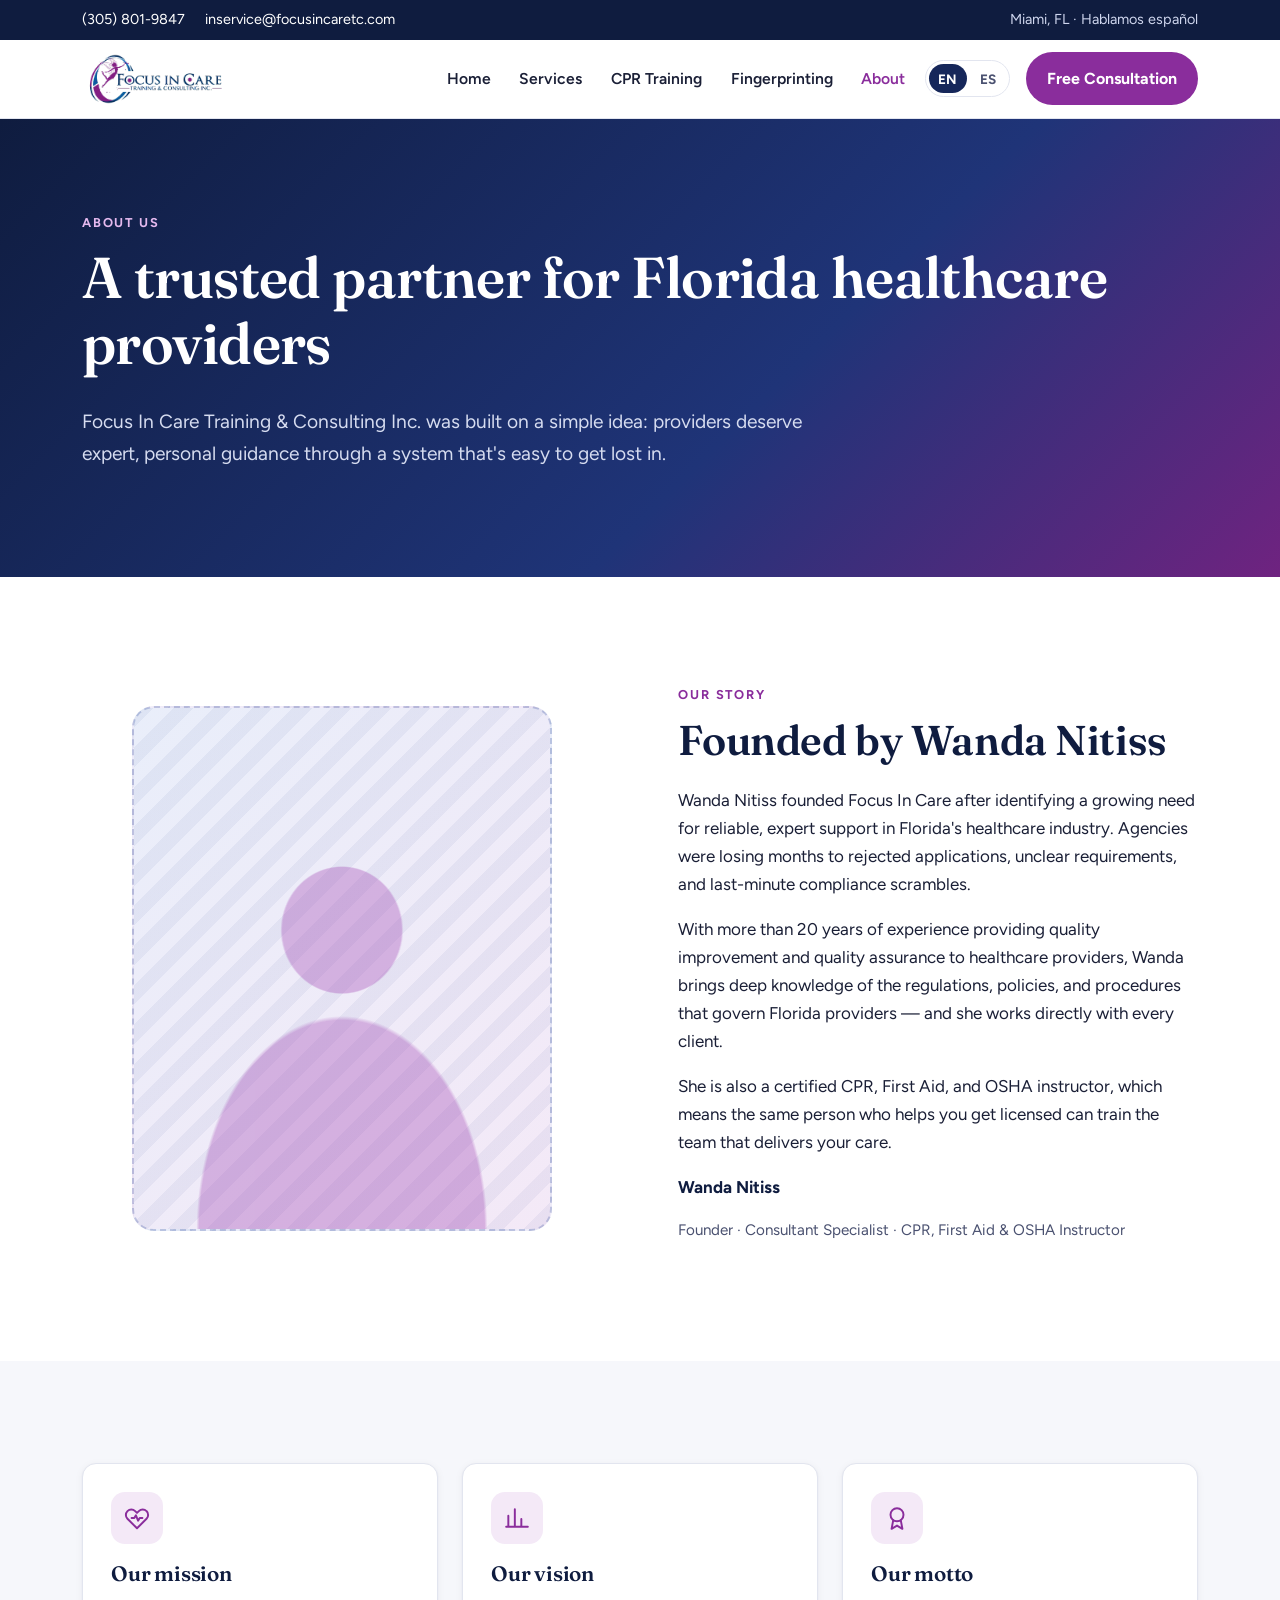
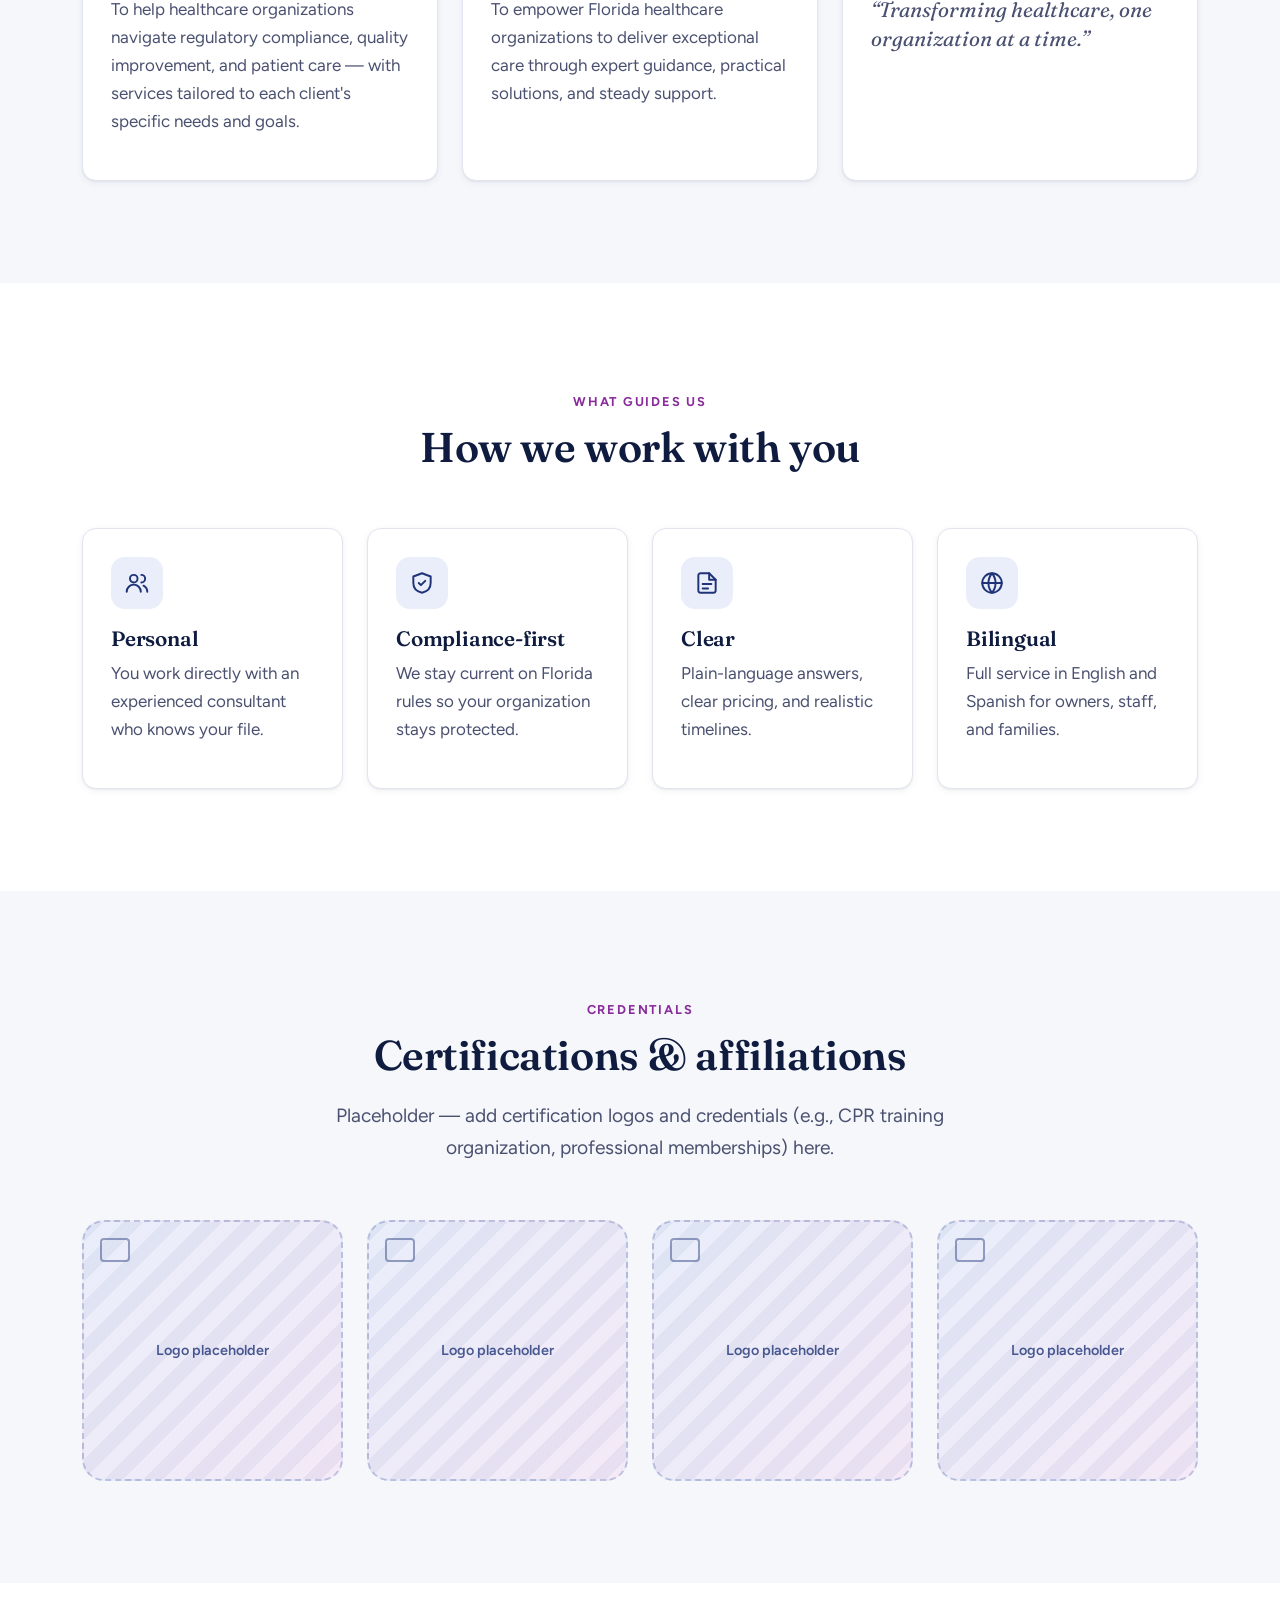
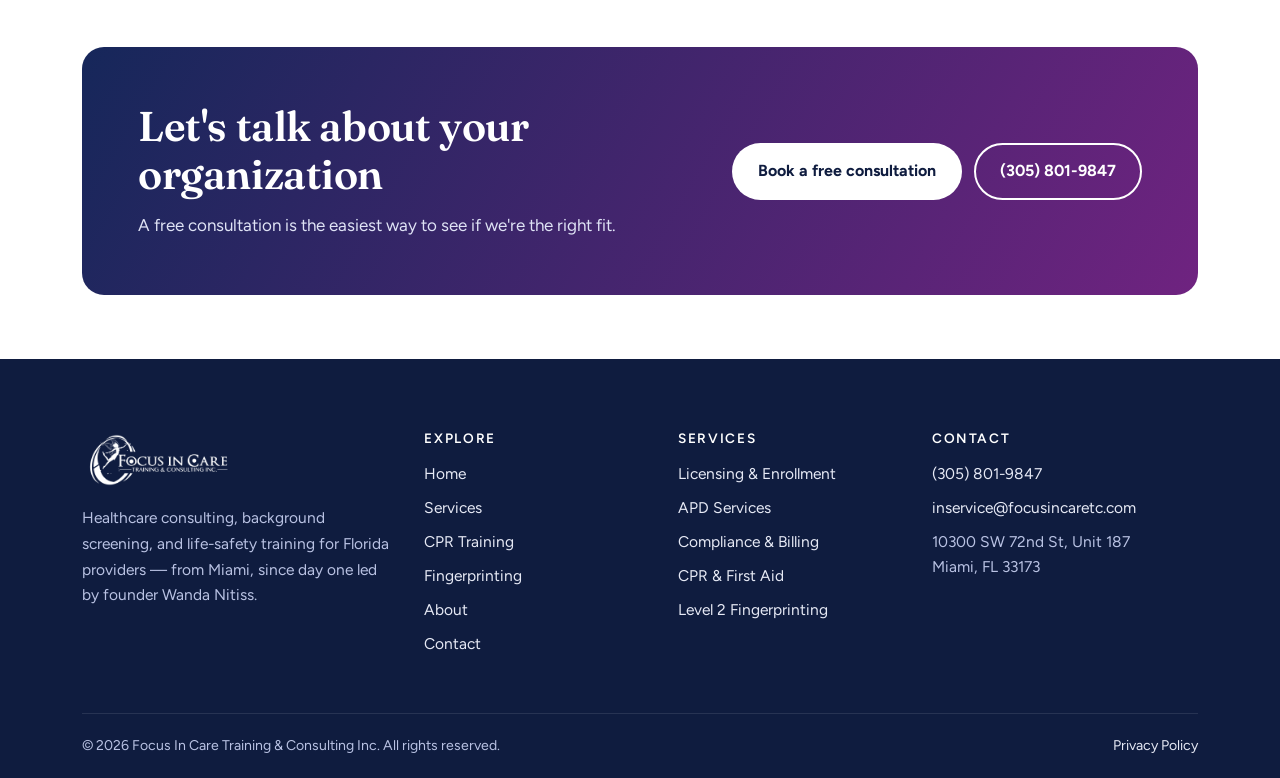
<file: about.html>
<!DOCTYPE html>
<html lang="en">
<head>
<meta charset="utf-8">
<meta name="viewport" content="width=device-width, initial-scale=1">
<title>About Focus In Care & Founder Wanda Nitiss | Miami, FL</title>
<meta name="description" content="Focus In Care Training & Consulting was founded in Miami by Wanda Nitiss to give Florida healthcare providers hands-on help with licensing, compliance, and training.">
<link rel="canonical" href="https://focusincaretc.com/about.html">
<link rel="alternate" hreflang="en" href="https://focusincaretc.com/about.html">
<link rel="alternate" hreflang="es" href="https://focusincaretc.com/es/nosotros.html">
<link rel="alternate" hreflang="x-default" href="https://focusincaretc.com/about.html">
<meta property="og:type" content="website">
<meta property="og:site_name" content="Focus In Care Training &amp; Consulting">
<meta property="og:title" content="About Focus In Care & Founder Wanda Nitiss | Miami, FL">
<meta property="og:description" content="Focus In Care Training & Consulting was founded in Miami by Wanda Nitiss to give Florida healthcare providers hands-on help with licensing, compliance, and training.">
<meta property="og:url" content="https://focusincaretc.com/about.html">
<meta property="og:image" content="https://focusincaretc.com/assets/img/og-image.png">
<meta property="og:locale" content="en_US">
<meta name="theme-color" content="#0f1c3f">
<link rel="icon" href="assets/img/favicon.svg" type="image/svg+xml">
<link rel="preconnect" href="https://fonts.googleapis.com">
<link rel="preconnect" href="https://fonts.gstatic.com" crossorigin>
<link href="https://fonts.googleapis.com/css2?family=Figtree:wght@400;500;600;700&family=Fraunces:opsz,wght@9..144,500;9..144,600&display=swap" rel="stylesheet">
<link rel="stylesheet" href="assets/css/styles.css">
</head>
<body>
<a class="skip-link" href="#main">Skip to main content</a>

<div class="topbar">
  <div class="wrap">
    <div class="topbar__contact">
      <a href="tel:+13058019847">(305) 801-9847</a>
      <a href="mailto:inservice@focusincaretc.com">inservice@focusincaretc.com</a>
    </div>
    <div>Miami, FL · Hablamos español</div>
  </div>
</div>

<header class="site-header">
  <div class="wrap">
    <a class="brand" href="index.html" aria-label="Focus In Care Training &amp; Consulting — Home">
      <img src="assets/img/logo.svg" alt="Focus In Care Training &amp; Consulting Inc." width="148" height="56">
    </a>
    <button class="nav-toggle" type="button" aria-expanded="false" aria-controls="site-nav"><span></span><span class="visually-hidden">Menu</span></button>
    <nav class="nav" id="site-nav" aria-label="Main">
      <ul class="nav__list">
          <li><a href="index.html">Home</a></li>
          <li><a href="services.html">Services</a></li>
          <li><a href="training.html">CPR Training</a></li>
          <li><a href="fingerprinting.html">Fingerprinting</a></li>
          <li><a href="about.html" aria-current="page">About</a></li>
      </ul>
      <div class="lang-switch" role="group" aria-label="Language"><span lang="en">EN</span><a href="es/nosotros.html" lang="es" hreflang="es" title="Ver en español">ES</a></div>
      <a class="btn btn--primary" href="contact.html">Free Consultation</a>
    </nav>
  </div>
</header>

<main id="main">
<section class="page-hero">
  <div class="wrap">
    <span class="eyebrow">About us</span>
    <h1>A trusted partner for Florida healthcare providers</h1>
    <p class="lead">Focus In Care Training &amp; Consulting Inc. was built on a simple idea: providers deserve expert, personal guidance through a system that's easy to get lost in.</p>
  </div>
</section>

<section class="section">
  <div class="wrap split">
    <div class="ph ph--portrait ph--silhouette" role="img" aria-label="Photo placeholder: portrait of the founder, Wanda Nitiss"></div>
    <div>
      <span class="eyebrow">Our story</span>
      <h2>Founded by Wanda Nitiss</h2>
      <p>Wanda Nitiss founded Focus In Care after identifying a growing need for reliable, expert support in Florida's healthcare industry. Agencies were losing months to rejected applications, unclear requirements, and last-minute compliance scrambles.</p>
      <p>With more than 20 years of experience providing quality improvement and quality assurance to healthcare providers, Wanda brings deep knowledge of the regulations, policies, and procedures that govern Florida providers — and she works directly with every client.</p>
      <p>She is also a certified CPR, First Aid, and OSHA instructor, which means the same person who helps you get licensed can train the team that delivers your care.</p>
      <p class="founder__name">Wanda Nitiss</p>
      <p class="founder__role">Founder · Consultant Specialist · CPR, First Aid &amp; OSHA Instructor</p>
    </div>
  </div>
</section>

<section class="section section--alt">
  <div class="wrap">
    <div class="grid grid--3">
      <div class="card"><div class="icon"><svg viewBox="0 0 24 24" fill="none" stroke="currentColor" stroke-width="1.8" stroke-linecap="round" stroke-linejoin="round" aria-hidden="true"><path d="M20.8 5.6a5 5 0 0 0-7.1 0L12 7.3l-1.7-1.7a5 5 0 1 0-7.1 7.1L12 21.5l8.8-8.8a5 5 0 0 0 0-7.1z"/><path d="M7 12h2.5l1.5-2.5 2 5 1.5-2.5H17"/></svg></div><h3>Our mission</h3><p>To help healthcare organizations navigate regulatory compliance, quality improvement, and patient care — with services tailored to each client's specific needs and goals.</p></div>
      <div class="card"><div class="icon"><svg viewBox="0 0 24 24" fill="none" stroke="currentColor" stroke-width="1.8" stroke-linecap="round" stroke-linejoin="round" aria-hidden="true"><path d="M4 20V10M10 20V4M16 20v-7M22 20H2"/></svg></div><h3>Our vision</h3><p>To empower Florida healthcare organizations to deliver exceptional care through expert guidance, practical solutions, and steady support.</p></div>
      <div class="card"><div class="icon"><svg viewBox="0 0 24 24" fill="none" stroke="currentColor" stroke-width="1.8" stroke-linecap="round" stroke-linejoin="round" aria-hidden="true"><circle cx="12" cy="9" r="6"/><path d="M8.5 14.2L7 22l5-3 5 3-1.5-7.8"/></svg></div><h3>Our motto</h3><p class="founder__quote" style="margin:0;border:0;padding:0;font-size:1.3rem">“Transforming healthcare, one organization at a time.”</p></div>
    </div>
  </div>
</section>

<section class="section">
  <div class="wrap">
    <div class="section-head section-head--center">
      <span class="eyebrow">What guides us</span>
      <h2>How we work with you</h2>
    </div>
    <div class="grid grid--4">
      <div class="card"><div class="icon icon--navy"><svg viewBox="0 0 24 24" fill="none" stroke="currentColor" stroke-width="1.8" stroke-linecap="round" stroke-linejoin="round" aria-hidden="true"><circle cx="9" cy="8" r="3.5"/><path d="M2.5 20a6.5 6.5 0 0 1 13 0"/><path d="M16 4.5a3.5 3.5 0 0 1 0 7"/><path d="M18 14.5a6.5 6.5 0 0 1 3.5 5.5"/></svg></div><h3>Personal</h3><p>You work directly with an experienced consultant who knows your file.</p></div>
      <div class="card"><div class="icon icon--navy"><svg viewBox="0 0 24 24" fill="none" stroke="currentColor" stroke-width="1.8" stroke-linecap="round" stroke-linejoin="round" aria-hidden="true"><path d="M12 3l8 3v6c0 5-3.5 8-8 9-4.5-1-8-4-8-9V6l8-3z"/><path d="M9 12l2 2 4-4"/></svg></div><h3>Compliance-first</h3><p>We stay current on Florida rules so your organization stays protected.</p></div>
      <div class="card"><div class="icon icon--navy"><svg viewBox="0 0 24 24" fill="none" stroke="currentColor" stroke-width="1.8" stroke-linecap="round" stroke-linejoin="round" aria-hidden="true"><path d="M14 3H6a2 2 0 0 0-2 2v14a2 2 0 0 0 2 2h12a2 2 0 0 0 2-2V9z"/><path d="M14 3v6h6"/><path d="M8 13h8M8 17h5"/></svg></div><h3>Clear</h3><p>Plain-language answers, clear pricing, and realistic timelines.</p></div>
      <div class="card"><div class="icon icon--navy"><svg viewBox="0 0 24 24" fill="none" stroke="currentColor" stroke-width="1.8" stroke-linecap="round" stroke-linejoin="round" aria-hidden="true"><circle cx="12" cy="12" r="9"/><path d="M3 12h18M12 3a14 14 0 0 1 0 18M12 3a14 14 0 0 0 0 18"/></svg></div><h3>Bilingual</h3><p>Full service in English and Spanish for owners, staff, and families.</p></div>
    </div>
  </div>
</section>

<section class="section section--alt">
  <div class="wrap">
    <div class="section-head section-head--center">
      <span class="eyebrow">Credentials</span>
      <h2>Certifications &amp; affiliations</h2>
      <p class="lead">Placeholder — add certification logos and credentials (e.g., CPR training organization, professional memberships) here.</p>
    </div>
    <div class="grid grid--4">
      <div class="ph ph--square" role="img" aria-label="Logo placeholder"><span class="ph__label">Logo placeholder</span></div>
      <div class="ph ph--square" role="img" aria-label="Logo placeholder"><span class="ph__label">Logo placeholder</span></div>
      <div class="ph ph--square" role="img" aria-label="Logo placeholder"><span class="ph__label">Logo placeholder</span></div>
      <div class="ph ph--square" role="img" aria-label="Logo placeholder"><span class="ph__label">Logo placeholder</span></div>
    </div>
  </div>
</section>

<section class="section section--tight">
  <div class="wrap">
    <div class="cta-band">
      <div>
        <h2>Let's talk about your organization</h2>
        <p>A free consultation is the easiest way to see if we're the right fit.</p>
      </div>
      <div class="btn-row">
        <a class="btn btn--light" href="contact.html">Book a free consultation</a>
        <a class="btn btn--ghost" style="color:#fff" href="tel:+13058019847">(305) 801-9847</a>
      </div>
    </div>
  </div>
</section>
</main>

<footer class="site-footer">
  <div class="wrap">
    <div class="footer__grid">
      <div>
        <img class="footer__logo" src="assets/img/logo.svg" alt="Focus In Care Training &amp; Consulting Inc." width="154" height="58" loading="lazy">
        <p>Healthcare consulting, background screening, and life-safety training for Florida providers — from Miami, since day one led by founder Wanda Nitiss.</p>
      </div>
      <div>
        <h2>Explore</h2>
        <ul>
          <li><a href="index.html">Home</a></li>
          <li><a href="services.html">Services</a></li>
          <li><a href="training.html">CPR Training</a></li>
          <li><a href="fingerprinting.html">Fingerprinting</a></li>
          <li><a href="about.html">About</a></li>
          <li><a href="contact.html">Contact</a></li>
        </ul>
      </div>
      <div>
        <h2>Services</h2>
        <ul>
          <li><a href="services.html#licensing">Licensing & Enrollment</a></li>
          <li><a href="services.html#apd">APD Services</a></li>
          <li><a href="services.html#compliance">Compliance & Billing</a></li>
          <li><a href="training.html">CPR & First Aid</a></li>
          <li><a href="fingerprinting.html">Level 2 Fingerprinting</a></li>
        </ul>
      </div>
      <div>
        <h2>Contact</h2>
        <ul>
          <li><a href="tel:+13058019847">(305) 801-9847</a></li>
          <li><a href="mailto:inservice@focusincaretc.com">inservice@focusincaretc.com</a></li>
          <li>10300 SW 72nd St, Unit 187<br>Miami, FL 33173</li>
        </ul>
      </div>
    </div>
    <div class="footer__bottom">
      <span>© <span data-year>2026</span> Focus In Care Training &amp; Consulting Inc. All rights reserved.</span>
      <a href="privacy.html">Privacy Policy</a>
    </div>
  </div>
</footer>

<script src="assets/js/main.js" defer></script>
</body>
</html>
</file>
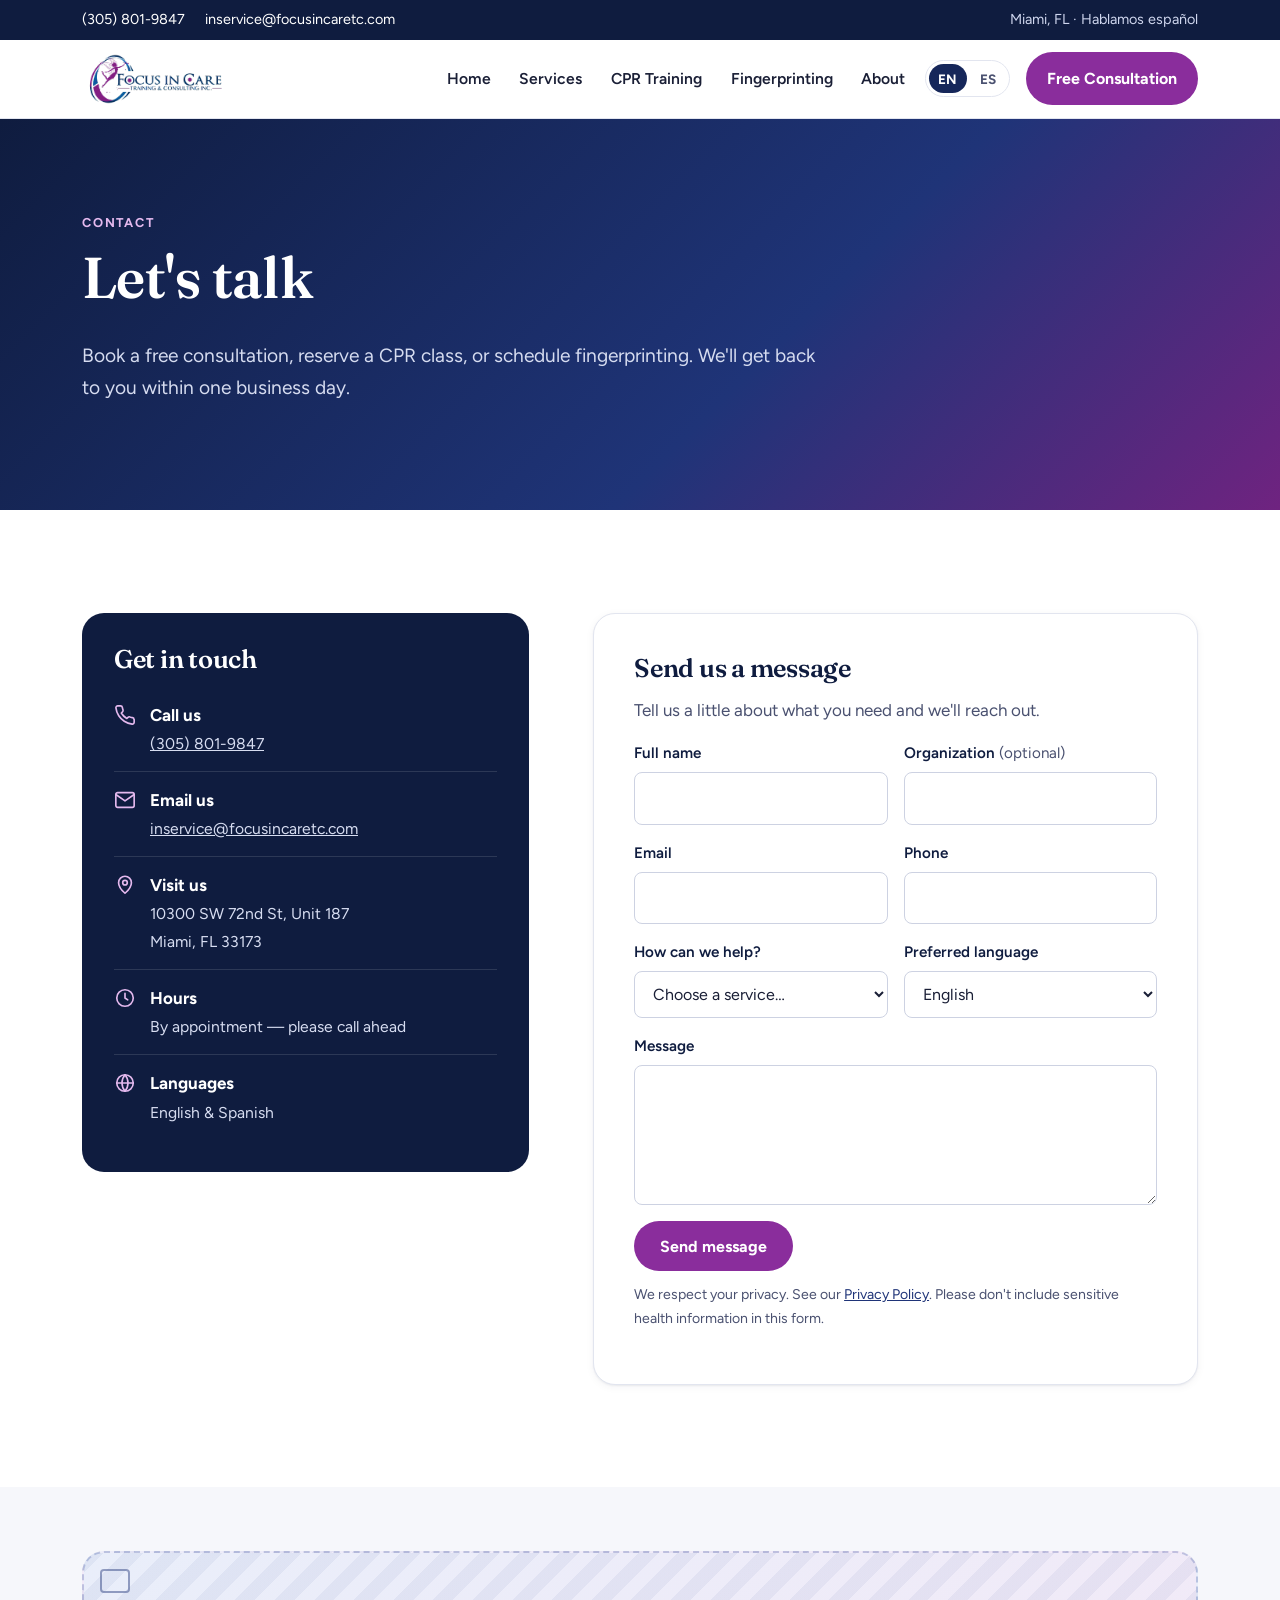
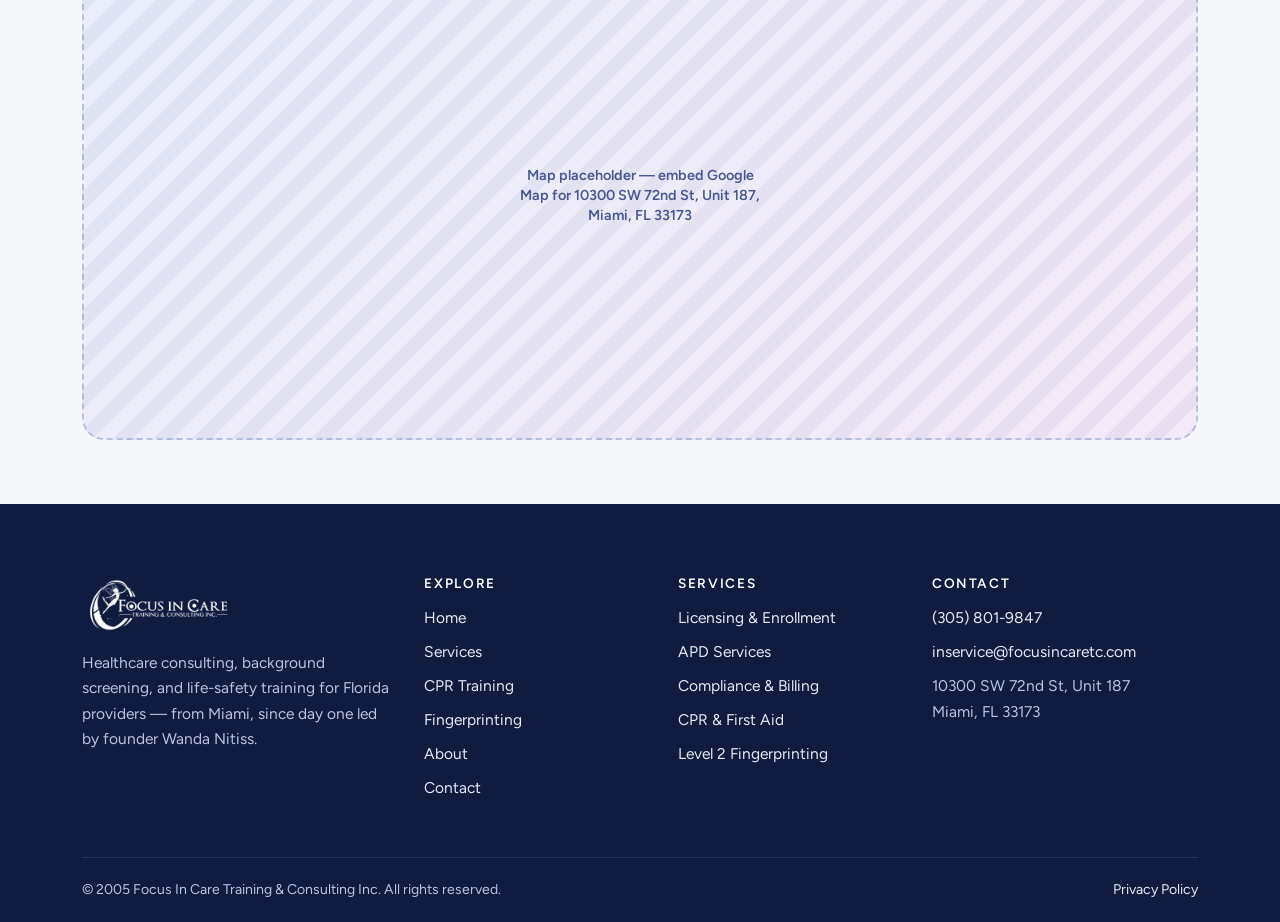
<file: contact.html>
<!doctype html>
<html lang="en">
  <head>
    <meta charset="utf-8" />
    <meta name="viewport" content="width=device-width, initial-scale=1" />
    <title>Contact Focus In Care | Book a Free Consultation in Miami, FL</title>
    <meta
      name="description"
      content="Contact Focus In Care Training & Consulting in Miami: (305) 801-9847, inservice@focusincaretc.com, 10300 SW 72nd St, Unit 187. Book a free consultation, CPR class, or fingerprinting."
    />
    <link rel="canonical" href="https://focusincaretc.com/contact.html" />
    <link
      rel="alternate"
      hreflang="en"
      href="https://focusincaretc.com/contact.html"
    />
    <link
      rel="alternate"
      hreflang="es"
      href="https://focusincaretc.com/es/contacto.html"
    />
    <link
      rel="alternate"
      hreflang="x-default"
      href="https://focusincaretc.com/contact.html"
    />
    <meta property="og:type" content="website" />
    <meta
      property="og:site_name"
      content="Focus In Care Training &amp; Consulting"
    />
    <meta
      property="og:title"
      content="Contact Focus In Care | Book a Free Consultation in Miami, FL"
    />
    <meta
      property="og:description"
      content="Contact Focus In Care Training & Consulting in Miami: (305) 801-9847, inservice@focusincaretc.com, 10300 SW 72nd St, Unit 187. Book a free consultation, CPR class, or fingerprinting."
    />
    <meta property="og:url" content="https://focusincaretc.com/contact.html" />
    <meta
      property="og:image"
      content="https://focusincaretc.com/assets/img/og-image.png"
    />
    <meta property="og:locale" content="en_US" />
    <meta name="theme-color" content="#0f1c3f" />
    <link rel="icon" href="assets/img/favicon.svg" type="image/svg+xml" />
    <link rel="preconnect" href="https://fonts.googleapis.com" />
    <link rel="preconnect" href="https://fonts.gstatic.com" crossorigin />
    <link
      href="https://fonts.googleapis.com/css2?family=Figtree:wght@400;500;600;700&family=Fraunces:opsz,wght@9..144,500;9..144,600&display=swap"
      rel="stylesheet"
    />
    <link rel="stylesheet" href="assets/css/styles.css" />
  </head>
  <body>
    <a class="skip-link" href="#main">Skip to main content</a>

    <div class="topbar">
      <div class="wrap">
        <div class="topbar__contact">
          <a href="tel:+13058019847">(305) 801-9847</a>
          <a href="mailto:inservice@focusincaretc.com"
            >inservice@focusincaretc.com</a
          >
        </div>
        <div>Miami, FL · Hablamos español</div>
      </div>
    </div>

    <header class="site-header">
      <div class="wrap">
        <a
          class="brand"
          href="index.html"
          aria-label="Focus In Care Training &amp; Consulting — Home"
        >
          <img
            src="assets/img/logo.svg"
            alt="Focus In Care Training &amp; Consulting Inc."
            width="148"
            height="56"
          />
        </a>
        <button
          class="nav-toggle"
          type="button"
          aria-expanded="false"
          aria-controls="site-nav"
        >
          <span></span><span class="visually-hidden">Menu</span>
        </button>
        <nav class="nav" id="site-nav" aria-label="Main">
          <ul class="nav__list">
            <li><a href="index.html">Home</a></li>
            <li><a href="services.html">Services</a></li>
            <li><a href="training.html">CPR Training</a></li>
            <li><a href="fingerprinting.html">Fingerprinting</a></li>
            <li><a href="about.html">About</a></li>
          </ul>
          <div class="lang-switch" role="group" aria-label="Language">
            <span lang="en">EN</span
            ><a
              href="es/contacto.html"
              lang="es"
              hreflang="es"
              title="Ver en español"
              >ES</a
            >
          </div>
          <a class="btn btn--primary" href="contact.html">Free Consultation</a>
        </nav>
      </div>
    </header>

    <main id="main">
      <section class="page-hero">
        <div class="wrap">
          <span class="eyebrow">Contact</span>
          <h1>Let's talk</h1>
          <p class="lead">
            Book a free consultation, reserve a CPR class, or schedule
            fingerprinting. We'll get back to you within one business day.
          </p>
        </div>
      </section>

      <section class="section">
        <div class="wrap contact-grid">
          <aside class="contact-card">
            <h2>Get in touch</h2>
            <ul class="info-list">
              <li>
                <svg
                  viewBox="0 0 24 24"
                  fill="none"
                  stroke="currentColor"
                  stroke-width="1.8"
                  stroke-linecap="round"
                  stroke-linejoin="round"
                  aria-hidden="true"
                >
                  <path
                    d="M22 16.9v3a2 2 0 0 1-2.2 2 19.8 19.8 0 0 1-8.6-3.1 19.5 19.5 0 0 1-6-6A19.8 19.8 0 0 1 2.1 4.2 2 2 0 0 1 4.1 2h3a2 2 0 0 1 2 1.7c.1.9.4 1.8.7 2.7a2 2 0 0 1-.5 2.1L8 9.8a16 16 0 0 0 6 6l1.3-1.3a2 2 0 0 1 2.1-.4c.9.3 1.8.6 2.7.7a2 2 0 0 1 1.7 2z"
                  />
                </svg>
                <div>
                  <strong>Call us</strong
                  ><span><a href="tel:+13058019847">(305) 801-9847</a></span>
                </div>
              </li>
              <li>
                <svg
                  viewBox="0 0 24 24"
                  fill="none"
                  stroke="currentColor"
                  stroke-width="1.8"
                  stroke-linecap="round"
                  stroke-linejoin="round"
                  aria-hidden="true"
                >
                  <rect x="2" y="4" width="20" height="16" rx="2" />
                  <path d="M22 6l-10 7L2 6" />
                </svg>
                <div>
                  <strong>Email us</strong
                  ><span
                    ><a href="mailto:inservice@focusincaretc.com"
                      >inservice@focusincaretc.com</a
                    ></span
                  >
                </div>
              </li>
              <li>
                <svg
                  viewBox="0 0 24 24"
                  fill="none"
                  stroke="currentColor"
                  stroke-width="1.8"
                  stroke-linecap="round"
                  stroke-linejoin="round"
                  aria-hidden="true"
                >
                  <path
                    d="M12 21s-7-6.1-7-11.5a7 7 0 0 1 14 0C19 14.9 12 21 12 21z"
                  />
                  <circle cx="12" cy="9.5" r="2.5" />
                </svg>
                <div>
                  <strong>Visit us</strong
                  ><span>10300 SW 72nd St, Unit 187<br />Miami, FL 33173</span>
                </div>
              </li>
              <li>
                <svg
                  viewBox="0 0 24 24"
                  fill="none"
                  stroke="currentColor"
                  stroke-width="1.8"
                  stroke-linecap="round"
                  stroke-linejoin="round"
                  aria-hidden="true"
                >
                  <circle cx="12" cy="12" r="9" />
                  <path d="M12 7v5l3 2" />
                </svg>
                <div>
                  <strong>Hours</strong
                  ><span>By appointment — please call ahead</span>
                </div>
              </li>
              <li>
                <svg
                  viewBox="0 0 24 24"
                  fill="none"
                  stroke="currentColor"
                  stroke-width="1.8"
                  stroke-linecap="round"
                  stroke-linejoin="round"
                  aria-hidden="true"
                >
                  <circle cx="12" cy="12" r="9" />
                  <path
                    d="M3 12h18M12 3a14 14 0 0 1 0 18M12 3a14 14 0 0 0 0 18"
                  />
                </svg>
                <div>
                  <strong>Languages</strong><span>English &amp; Spanish</span>
                </div>
              </li>
            </ul>
          </aside>

          <!--
      FORM DELIVERY: This static form has no server. To receive submissions by email,
      create a free form endpoint (e.g. Formspree, Basin, Netlify Forms) and paste its URL
      into data-endpoint below, e.g. data-endpoint="https://formspree.io/f/abcdwxyz".
      Until then, submitting opens the visitor's email app with the message pre-filled.
    -->
          <form
            class="form"
            id="contact-form"
            data-endpoint="https://formspree.io/f/mnpnykok"
            novalidate
          >
            <h2 style="font-size: 1.6rem">Send us a message</h2>
            <p style="color: var(--ink-soft)">
              Tell us a little about what you need and we'll reach out.
            </p>
            <div class="form__row">
              <div class="field">
                <label for="f-name">Full name</label
                ><input
                  id="f-name"
                  name="name"
                  type="text"
                  autocomplete="name"
                  required
                /><span class="error" aria-live="polite"></span>
              </div>
              <div class="field">
                <label for="f-org"
                  >Organization <span class="opt">(optional)</span></label
                ><input
                  id="f-org"
                  name="organization"
                  type="text"
                  autocomplete="organization"
                /><span class="error"></span>
              </div>
            </div>
            <div class="form__row">
              <div class="field">
                <label for="f-email">Email</label
                ><input
                  id="f-email"
                  name="email"
                  type="email"
                  autocomplete="email"
                  required
                /><span class="error" aria-live="polite"></span>
              </div>
              <div class="field">
                <label for="f-phone">Phone</label
                ><input
                  id="f-phone"
                  name="phone"
                  type="tel"
                  autocomplete="tel"
                  required
                /><span class="error" aria-live="polite"></span>
              </div>
            </div>
            <div class="form__row">
              <div class="field">
                <label for="f-service">How can we help?</label>
                <select id="f-service" name="service" required>
                  <option value="">Choose a service…</option>
                  <option value="consultation">Free consultation</option>
                  <option value="licensing">AHCA licensing</option>
                  <option value="enrollment">
                    Provider / Medicaid / CMS enrollment
                  </option>
                  <option value="apd">APD waiver or annual review</option>
                  <option value="compliance">
                    Compliance, policies &amp; audits
                  </option>
                  <option value="billing">FLMMIS billing</option>
                  <option value="cpr">CPR / First Aid / OSHA training</option>
                  <option value="fingerprinting">Level 2 fingerprinting</option>
                  <option value="other">Something else</option></select
                ><span class="error" aria-live="polite"></span>
              </div>
              <div class="field">
                <label for="f-lang">Preferred language</label>
                <select id="f-lang" name="language">
                  <option value="English">English</option>
                  <option value="Spanish">Español</option></select
                ><span class="error"></span>
              </div>
            </div>
            <div class="field">
              <label for="f-message">Message</label
              ><textarea id="f-message" name="message" required></textarea
              ><span class="error" aria-live="polite"></span>
            </div>
            <div class="hp" aria-hidden="true">
              <label for="f-website">Website</label
              ><input
                id="f-website"
                class="hp-input"
                name="website"
                type="text"
                tabindex="-1"
                autocomplete="off"
              />
            </div>
            <button class="btn btn--primary" type="submit">Send message</button>
            <p class="form__note">
              We respect your privacy. See our
              <a href="privacy.html">Privacy Policy</a>. Please don't include
              sensitive health information in this form.
            </p>
          </form>
        </div>
      </section>

      <section class="section section--alt section--tight">
        <div class="wrap">
          <div
            class="ph ph--wide map-ph"
            role="img"
            aria-label="Map placeholder — embed Google Map for 10300 SW 72nd St, Unit 187, Miami, FL 33173"
          >
            <span class="ph__label"
              >Map placeholder — embed Google Map for 10300 SW 72nd St, Unit
              187, Miami, FL 33173</span
            >
          </div>
        </div>
      </section>
    </main>

    <footer class="site-footer">
      <div class="wrap">
        <div class="footer__grid">
          <div>
            <img
              class="footer__logo"
              src="assets/img/logo.svg"
              alt="Focus In Care Training &amp; Consulting Inc."
              width="154"
              height="58"
              loading="lazy"
            />
            <p>
              Healthcare consulting, background screening, and life-safety
              training for Florida providers — from Miami, since day one led by
              founder Wanda Nitiss.
            </p>
          </div>
          <div>
            <h2>Explore</h2>
            <ul>
              <li><a href="index.html">Home</a></li>
              <li><a href="services.html">Services</a></li>
              <li><a href="training.html">CPR Training</a></li>
              <li><a href="fingerprinting.html">Fingerprinting</a></li>
              <li><a href="about.html">About</a></li>
              <li><a href="contact.html">Contact</a></li>
            </ul>
          </div>
          <div>
            <h2>Services</h2>
            <ul>
              <li>
                <a href="services.html#licensing">Licensing & Enrollment</a>
              </li>
              <li><a href="services.html#apd">APD Services</a></li>
              <li>
                <a href="services.html#compliance">Compliance & Billing</a>
              </li>
              <li><a href="training.html">CPR & First Aid</a></li>
              <li><a href="fingerprinting.html">Level 2 Fingerprinting</a></li>
            </ul>
          </div>
          <div>
            <h2>Contact</h2>
            <ul>
              <li><a href="tel:+13058019847">(305) 801-9847</a></li>
              <li>
                <a href="mailto:inservice@focusincaretc.com"
                  >inservice@focusincaretc.com</a
                >
              </li>
              <li>10300 SW 72nd St, Unit 187<br />Miami, FL 33173</li>
            </ul>
          </div>
        </div>
        <div class="footer__bottom">
          <span
            >© 2005 Focus In Care Training &amp;
            Consulting Inc. All rights reserved.</span
          >
          <a href="privacy.html">Privacy Policy</a>
        </div>
      </div>
    </footer>

    <script src="assets/js/main.js" defer></script>
  </body>
</html>
</file>
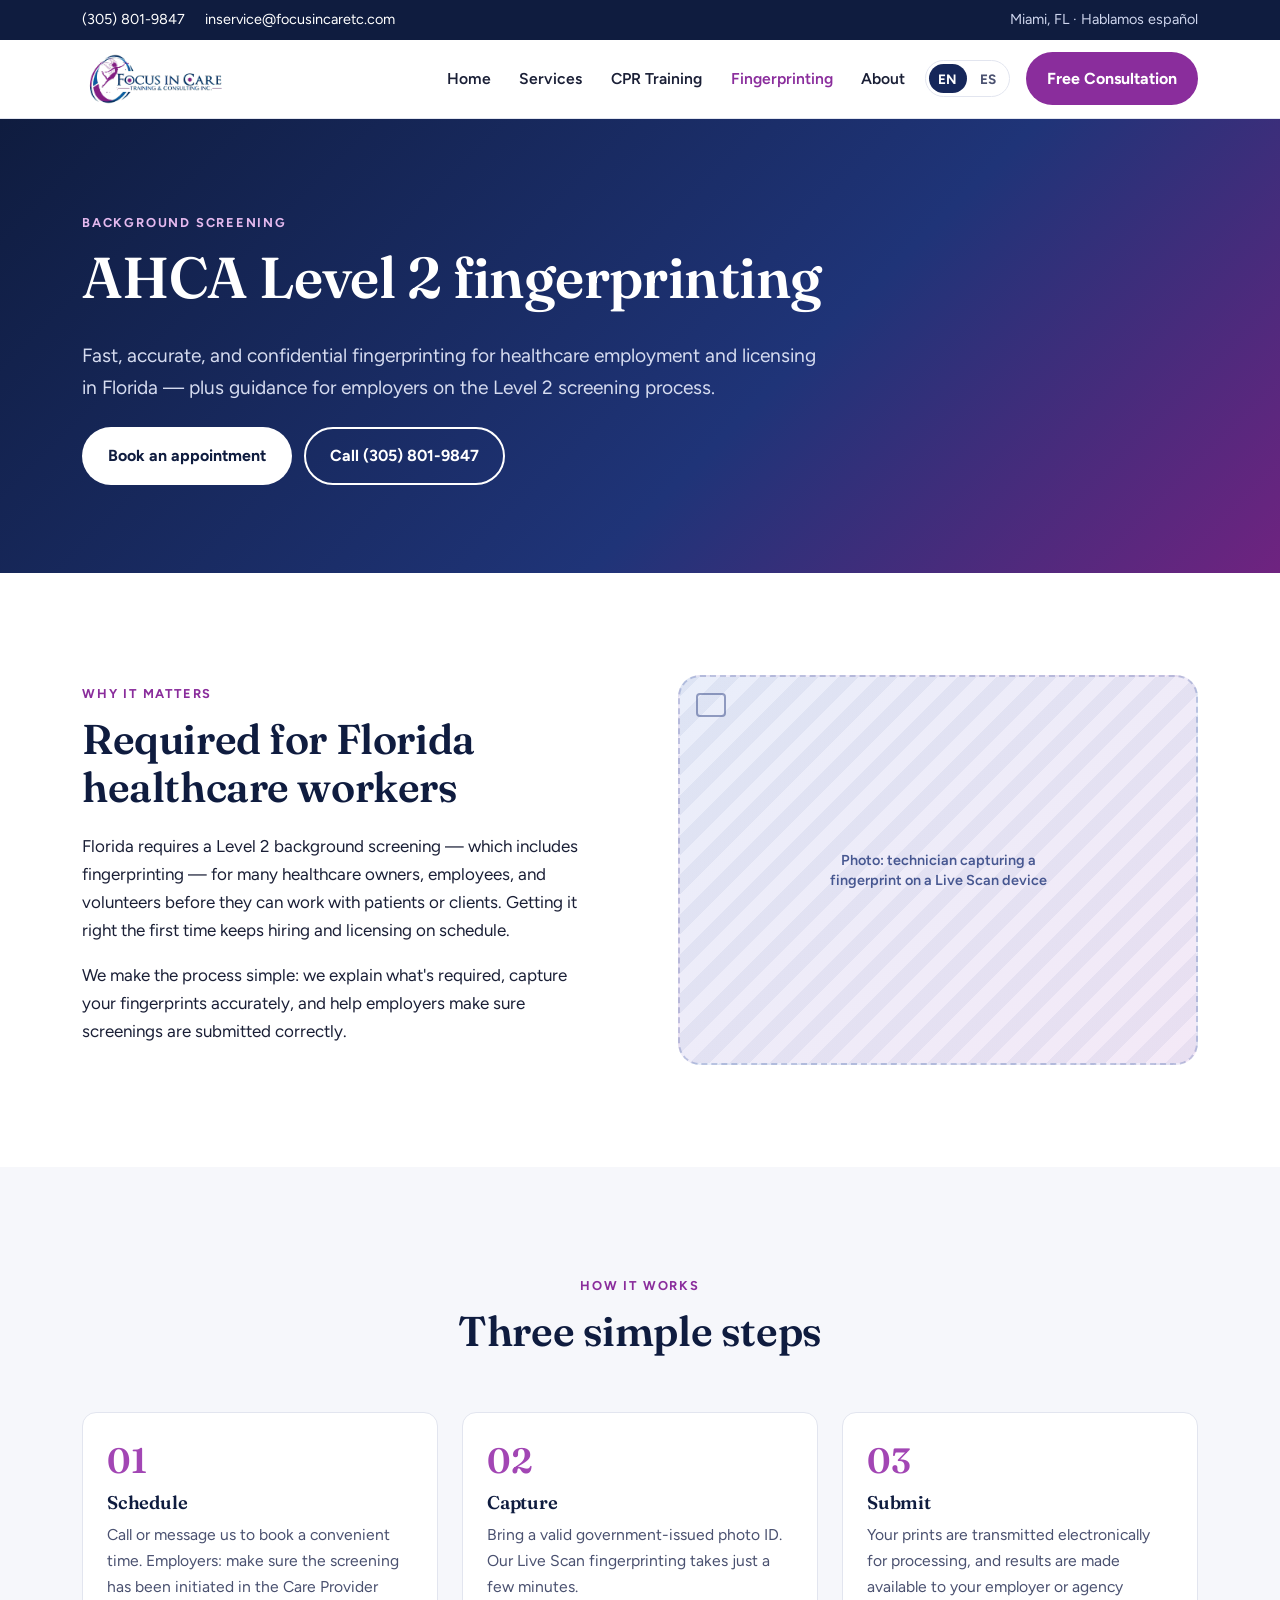
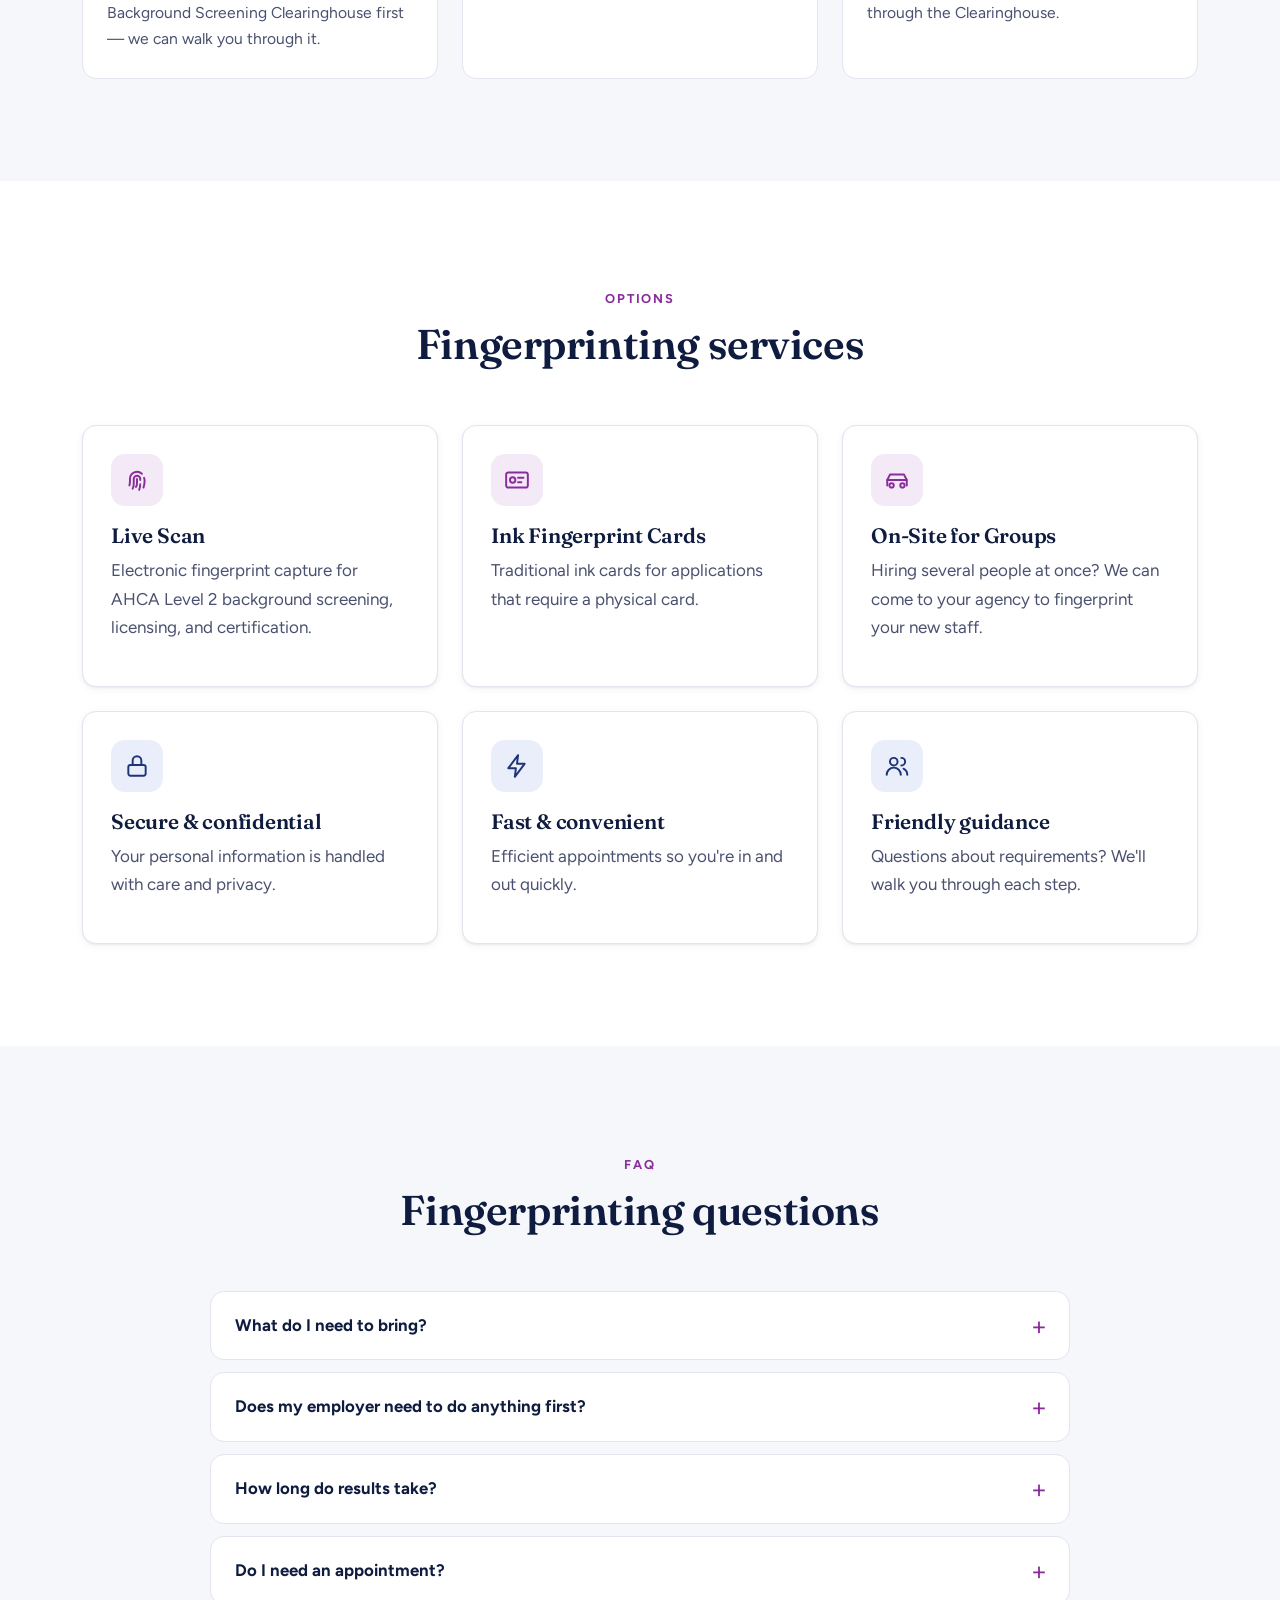
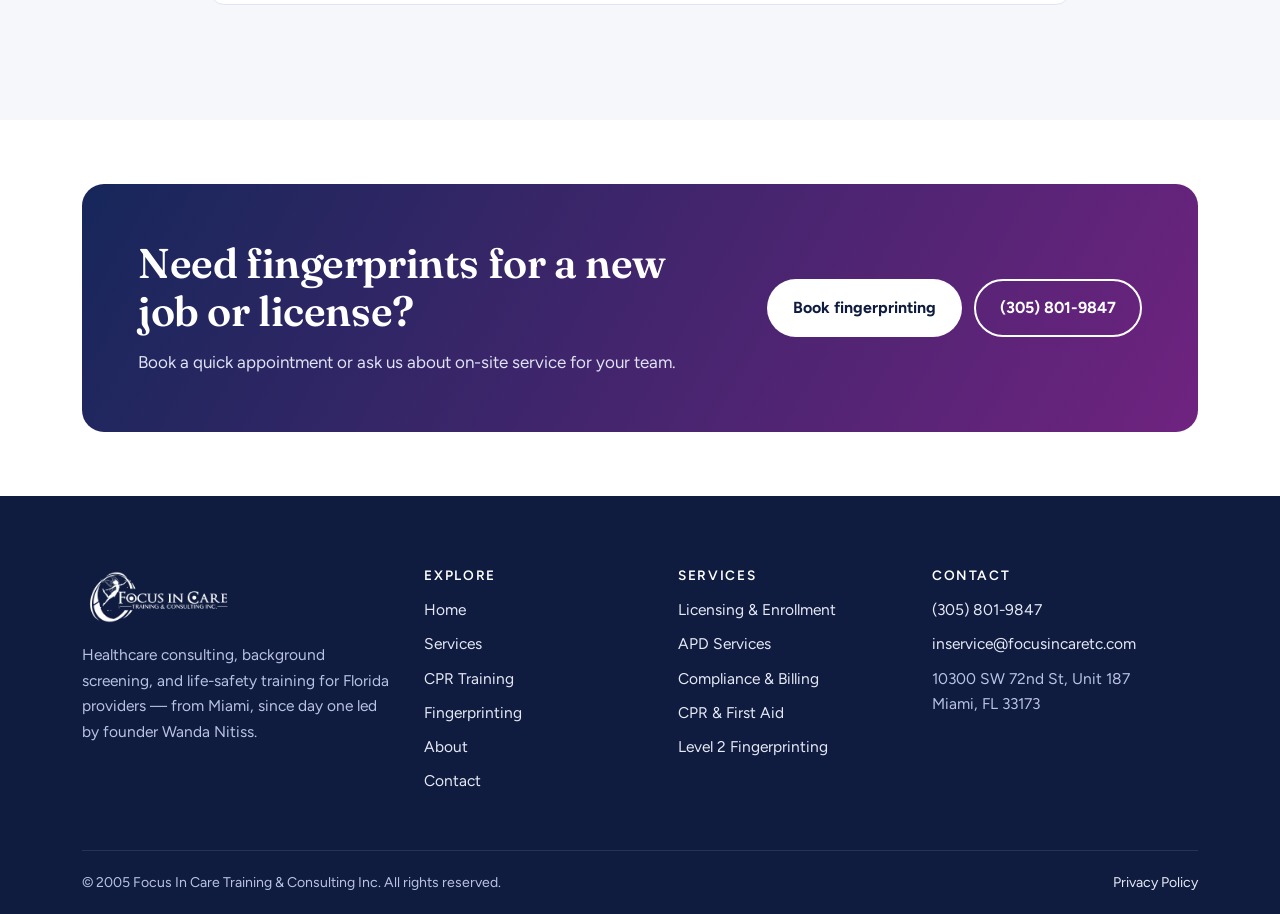
<file: fingerprinting.html>
<!DOCTYPE html>
<html lang="en">
<head>
<meta charset="utf-8">
<meta name="viewport" content="width=device-width, initial-scale=1">
<title>AHCA Level 2 Fingerprinting & Background Screening in Miami | Focus In Care</title>
<meta name="description" content="Live Scan fingerprinting for AHCA Level 2 background screening in Miami, FL. Help for employers navigating the Clearinghouse, plus group and on-site appointments.">
<link rel="canonical" href="https://focusincaretc.com/fingerprinting.html">
<link rel="alternate" hreflang="en" href="https://focusincaretc.com/fingerprinting.html">
<link rel="alternate" hreflang="es" href="https://focusincaretc.com/es/huellas-digitales.html">
<link rel="alternate" hreflang="x-default" href="https://focusincaretc.com/fingerprinting.html">
<meta property="og:type" content="website">
<meta property="og:site_name" content="Focus In Care Training &amp; Consulting">
<meta property="og:title" content="AHCA Level 2 Fingerprinting & Background Screening in Miami | Focus In Care">
<meta property="og:description" content="Live Scan fingerprinting for AHCA Level 2 background screening in Miami, FL. Help for employers navigating the Clearinghouse, plus group and on-site appointments.">
<meta property="og:url" content="https://focusincaretc.com/fingerprinting.html">
<meta property="og:image" content="https://focusincaretc.com/assets/img/og-image.png">
<meta property="og:locale" content="en_US">
<meta name="theme-color" content="#0f1c3f">
<link rel="icon" href="assets/img/favicon.svg" type="image/svg+xml">
<link rel="preconnect" href="https://fonts.googleapis.com">
<link rel="preconnect" href="https://fonts.gstatic.com" crossorigin>
<link href="https://fonts.googleapis.com/css2?family=Figtree:wght@400;500;600;700&family=Fraunces:opsz,wght@9..144,500;9..144,600&display=swap" rel="stylesheet">
<link rel="stylesheet" href="assets/css/styles.css">
</head>
<body>
<a class="skip-link" href="#main">Skip to main content</a>

<div class="topbar">
  <div class="wrap">
    <div class="topbar__contact">
      <a href="tel:+13058019847">(305) 801-9847</a>
      <a href="mailto:inservice@focusincaretc.com">inservice@focusincaretc.com</a>
    </div>
    <div>Miami, FL · Hablamos español</div>
  </div>
</div>

<header class="site-header">
  <div class="wrap">
    <a class="brand" href="index.html" aria-label="Focus In Care Training &amp; Consulting — Home">
      <img src="assets/img/logo.svg" alt="Focus In Care Training &amp; Consulting Inc." width="148" height="56">
    </a>
    <button class="nav-toggle" type="button" aria-expanded="false" aria-controls="site-nav"><span></span><span class="visually-hidden">Menu</span></button>
    <nav class="nav" id="site-nav" aria-label="Main">
      <ul class="nav__list">
          <li><a href="index.html">Home</a></li>
          <li><a href="services.html">Services</a></li>
          <li><a href="training.html">CPR Training</a></li>
          <li><a href="fingerprinting.html" aria-current="page">Fingerprinting</a></li>
          <li><a href="about.html">About</a></li>
      </ul>
      <div class="lang-switch" role="group" aria-label="Language"><span lang="en">EN</span><a href="es/huellas-digitales.html" lang="es" hreflang="es" title="Ver en español">ES</a></div>
      <a class="btn btn--primary" href="contact.html">Free Consultation</a>
    </nav>
  </div>
</header>

<main id="main">
<section class="page-hero">
  <div class="wrap">
    <span class="eyebrow">Background screening</span>
    <h1>AHCA Level 2 fingerprinting</h1>
    <p class="lead">Fast, accurate, and confidential fingerprinting for healthcare employment and licensing in Florida — plus guidance for employers on the Level 2 screening process.</p>
    <div class="btn-row" style="margin-top:1.5rem">
      <a class="btn btn--light" href="contact.html?service=fingerprinting">Book an appointment</a>
      <a class="btn btn--ghost" style="color:#fff" href="tel:+13058019847">Call (305) 801-9847</a>
    </div>
  </div>
</section>

<section class="section">
  <div class="wrap split">
    <div>
      <span class="eyebrow">Why it matters</span>
      <h2>Required for Florida healthcare workers</h2>
      <p>Florida requires a Level 2 background screening — which includes fingerprinting — for many healthcare owners, employees, and volunteers before they can work with patients or clients. Getting it right the first time keeps hiring and licensing on schedule.</p>
      <p>We make the process simple: we explain what's required, capture your fingerprints accurately, and help employers make sure screenings are submitted correctly.</p>
    </div>
    <div class="ph" role="img" aria-label="Photo: technician capturing a fingerprint on a Live Scan device"><span class="ph__label">Photo: technician capturing a fingerprint on a Live Scan device</span></div>
  </div>
</section>

<section class="section section--alt">
  <div class="wrap">
    <div class="section-head section-head--center">
      <span class="eyebrow">How it works</span>
      <h2>Three simple steps</h2>
    </div>
    <ol class="steps steps--3">
      <li><h3>Schedule</h3><p>Call or message us to book a convenient time. Employers: make sure the screening has been initiated in the Care Provider Background Screening Clearinghouse first — we can walk you through it.</p></li>
      <li><h3>Capture</h3><p>Bring a valid government-issued photo ID. Our Live Scan fingerprinting takes just a few minutes.</p></li>
      <li><h3>Submit</h3><p>Your prints are transmitted electronically for processing, and results are made available to your employer or agency through the Clearinghouse.</p></li>
    </ol>
  </div>
</section>

<section class="section">
  <div class="wrap">
    <div class="section-head section-head--center">
      <span class="eyebrow">Options</span>
      <h2>Fingerprinting services</h2>
    </div>
    <div class="grid grid--3">
      <article class="card"><div class="icon"><svg viewBox="0 0 24 24" fill="none" stroke="currentColor" stroke-width="1.8" stroke-linecap="round" stroke-linejoin="round" aria-hidden="true"><path d="M12 11v4a6 6 0 0 1-1 3.5"/><path d="M8 20a10 10 0 0 0 1-5v-4a3 3 0 0 1 6 0v1"/><path d="M5 17a14 14 0 0 0 .5-4v-2a6.5 6.5 0 0 1 11-4.7"/><path d="M18.5 10a6 6 0 0 1 .5 2v1a17 17 0 0 1-1 6"/><path d="M15 16a13 13 0 0 1-1 5"/></svg></div><h3>Live Scan</h3><p>Electronic fingerprint capture for AHCA Level 2 background screening, licensing, and certification.</p></article>
      <article class="card"><div class="icon"><svg viewBox="0 0 24 24" fill="none" stroke="currentColor" stroke-width="1.8" stroke-linecap="round" stroke-linejoin="round" aria-hidden="true"><rect x="2" y="5" width="20" height="14" rx="2"/><circle cx="8" cy="12" r="2.5"/><path d="M13 10h5M13 14h3"/></svg></div><h3>Ink Fingerprint Cards</h3><p>Traditional ink cards for applications that require a physical card.</p></article>
      <article class="card"><div class="icon"><svg viewBox="0 0 24 24" fill="none" stroke="currentColor" stroke-width="1.8" stroke-linecap="round" stroke-linejoin="round" aria-hidden="true"><path d="M3 17v-5l2.5-5h13L21 12v5"/><path d="M3 12h18"/><circle cx="7" cy="17" r="2"/><circle cx="17" cy="17" r="2"/></svg></div><h3>On-Site for Groups</h3><p>Hiring several people at once? We can come to your agency to fingerprint your new staff.</p></article>
    </div>
    <div class="grid grid--3" style="margin-top:24px">
      <div class="card"><div class="icon icon--navy"><svg viewBox="0 0 24 24" fill="none" stroke="currentColor" stroke-width="1.8" stroke-linecap="round" stroke-linejoin="round" aria-hidden="true"><rect x="4" y="11" width="16" height="10" rx="2"/><path d="M8 11V7a4 4 0 0 1 8 0v4"/></svg></div><h3>Secure &amp; confidential</h3><p>Your personal information is handled with care and privacy.</p></div>
      <div class="card"><div class="icon icon--navy"><svg viewBox="0 0 24 24" fill="none" stroke="currentColor" stroke-width="1.8" stroke-linecap="round" stroke-linejoin="round" aria-hidden="true"><path d="M13 2L4 14h7l-1 8 9-12h-7z"/></svg></div><h3>Fast &amp; convenient</h3><p>Efficient appointments so you're in and out quickly.</p></div>
      <div class="card"><div class="icon icon--navy"><svg viewBox="0 0 24 24" fill="none" stroke="currentColor" stroke-width="1.8" stroke-linecap="round" stroke-linejoin="round" aria-hidden="true"><circle cx="9" cy="8" r="3.5"/><path d="M2.5 20a6.5 6.5 0 0 1 13 0"/><path d="M16 4.5a3.5 3.5 0 0 1 0 7"/><path d="M18 14.5a6.5 6.5 0 0 1 3.5 5.5"/></svg></div><h3>Friendly guidance</h3><p>Questions about requirements? We'll walk you through each step.</p></div>
    </div>
  </div>
</section>

<section class="section section--alt">
  <div class="wrap">
    <div class="section-head section-head--center">
      <span class="eyebrow">FAQ</span>
      <h2>Fingerprinting questions</h2>
    </div>
    <div class="faq">
      <details>
        <summary>What do I need to bring?</summary>
        <div><p>A valid, unexpired government-issued photo ID (such as a driver's license or passport). If your employer gave you any screening information or instructions, bring those too.</p></div>
      </details>
      <details>
        <summary>Does my employer need to do anything first?</summary>
        <div><p>For most healthcare positions, yes — the employer or agency initiates the screening in the Clearinghouse before you're fingerprinted. If you're unsure, call us and we'll help you check.</p></div>
      </details>
      <details>
        <summary>How long do results take?</summary>
        <div><p>Processing times are set by the state and federal agencies and can vary. Results are typically returned within a few business days and are shared with your employer or agency through the Clearinghouse.</p></div>
      </details>
      <details>
        <summary>Do I need an appointment?</summary>
        <div><p>We recommend calling ahead so we can confirm your requirements and have you in and out quickly.</p></div>
      </details>
    </div>
  </div>
</section>

<section class="section section--tight">
  <div class="wrap">
    <div class="cta-band">
      <div>
        <h2>Need fingerprints for a new job or license?</h2>
        <p>Book a quick appointment or ask us about on-site service for your team.</p>
      </div>
      <div class="btn-row">
        <a class="btn btn--light" href="contact.html?service=fingerprinting">Book fingerprinting</a>
        <a class="btn btn--ghost" style="color:#fff" href="tel:+13058019847">(305) 801-9847</a>
      </div>
    </div>
  </div>
</section>
</main>

<footer class="site-footer">
  <div class="wrap">
    <div class="footer__grid">
      <div>
        <img class="footer__logo" src="assets/img/logo.svg" alt="Focus In Care Training &amp; Consulting Inc." width="154" height="58" loading="lazy">
        <p>Healthcare consulting, background screening, and life-safety training for Florida providers — from Miami, since day one led by founder Wanda Nitiss.</p>
      </div>
      <div>
        <h2>Explore</h2>
        <ul>
          <li><a href="index.html">Home</a></li>
          <li><a href="services.html">Services</a></li>
          <li><a href="training.html">CPR Training</a></li>
          <li><a href="fingerprinting.html">Fingerprinting</a></li>
          <li><a href="about.html">About</a></li>
          <li><a href="contact.html">Contact</a></li>
        </ul>
      </div>
      <div>
        <h2>Services</h2>
        <ul>
          <li><a href="services.html#licensing">Licensing & Enrollment</a></li>
          <li><a href="services.html#apd">APD Services</a></li>
          <li><a href="services.html#compliance">Compliance & Billing</a></li>
          <li><a href="training.html">CPR & First Aid</a></li>
          <li><a href="fingerprinting.html">Level 2 Fingerprinting</a></li>
        </ul>
      </div>
      <div>
        <h2>Contact</h2>
        <ul>
          <li><a href="tel:+13058019847">(305) 801-9847</a></li>
          <li><a href="mailto:inservice@focusincaretc.com">inservice@focusincaretc.com</a></li>
          <li>10300 SW 72nd St, Unit 187<br>Miami, FL 33173</li>
        </ul>
      </div>
    </div>
    <div class="footer__bottom">
      <span>© 2005 Focus In Care Training &amp; Consulting Inc. All rights reserved.</span>
      <a href="privacy.html">Privacy Policy</a>
    </div>
  </div>
</footer>

<script src="assets/js/main.js" defer></script>
</body>
</html>
</file>
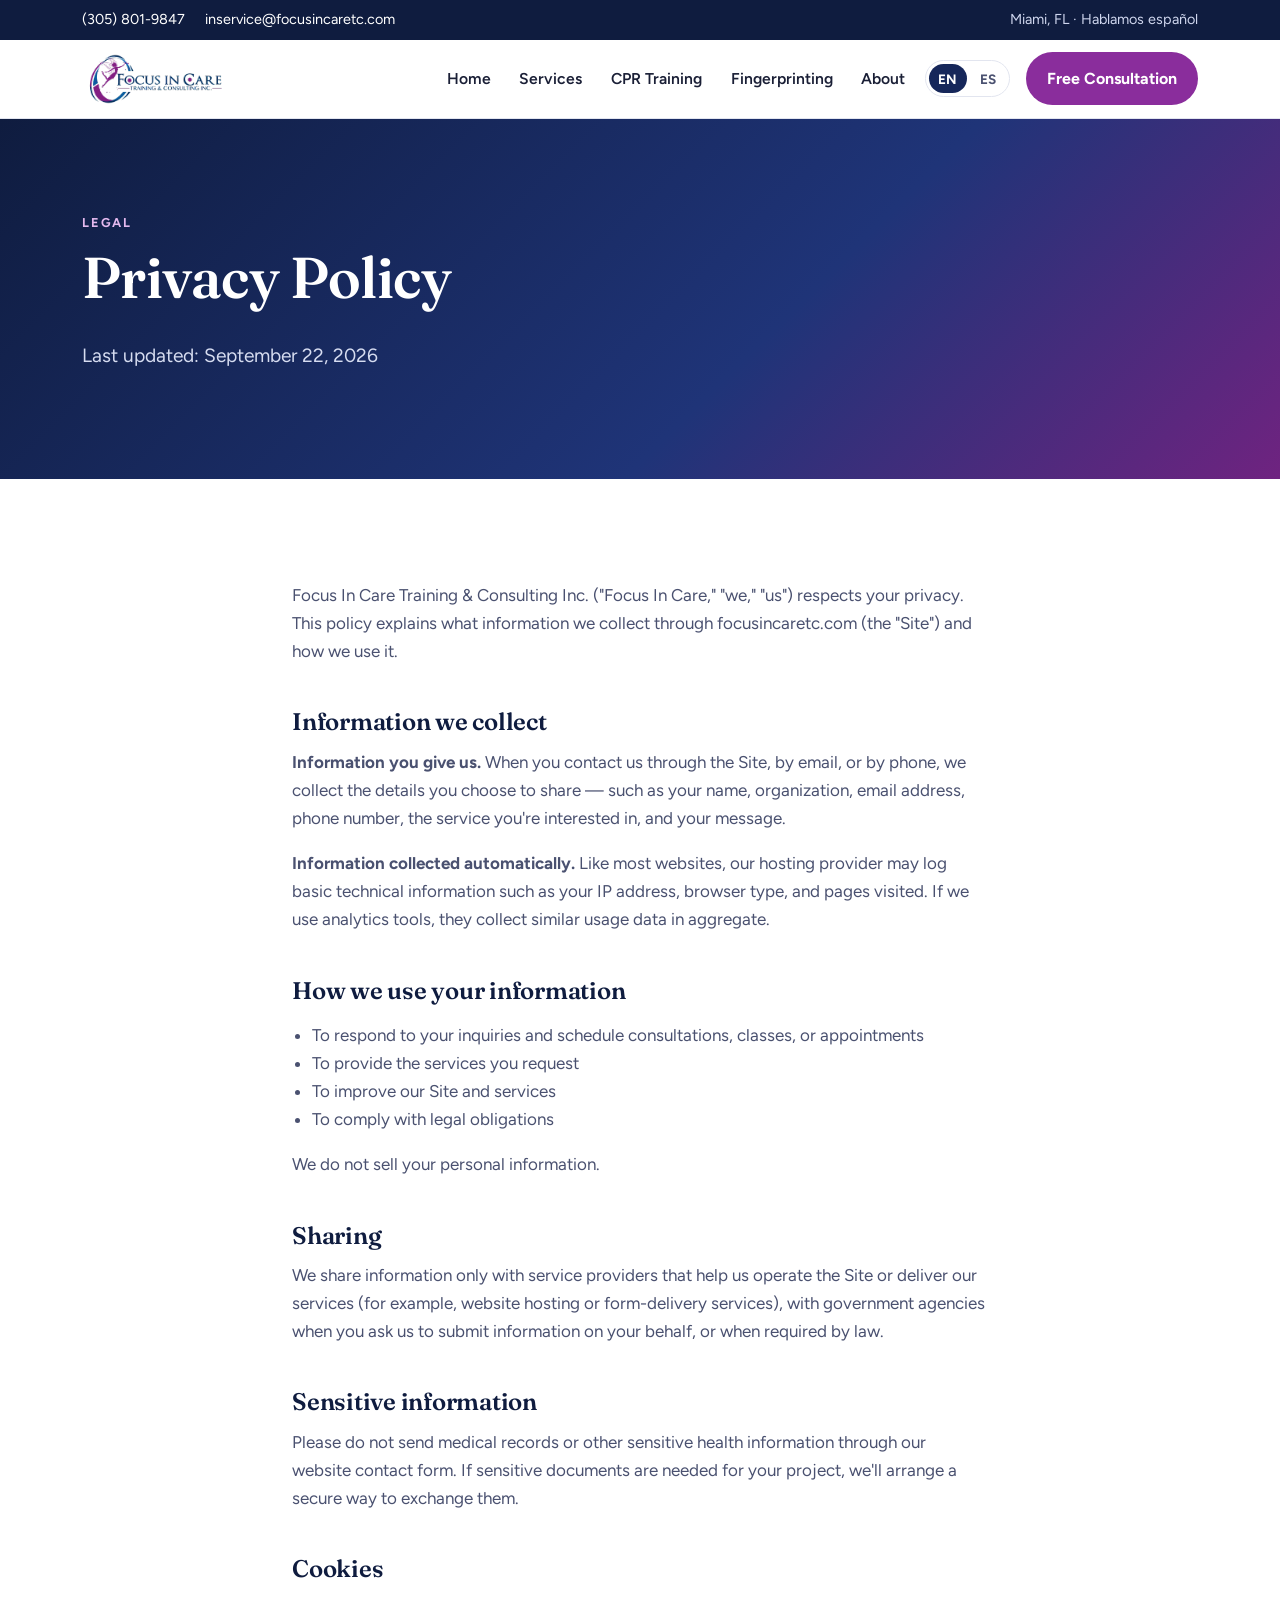
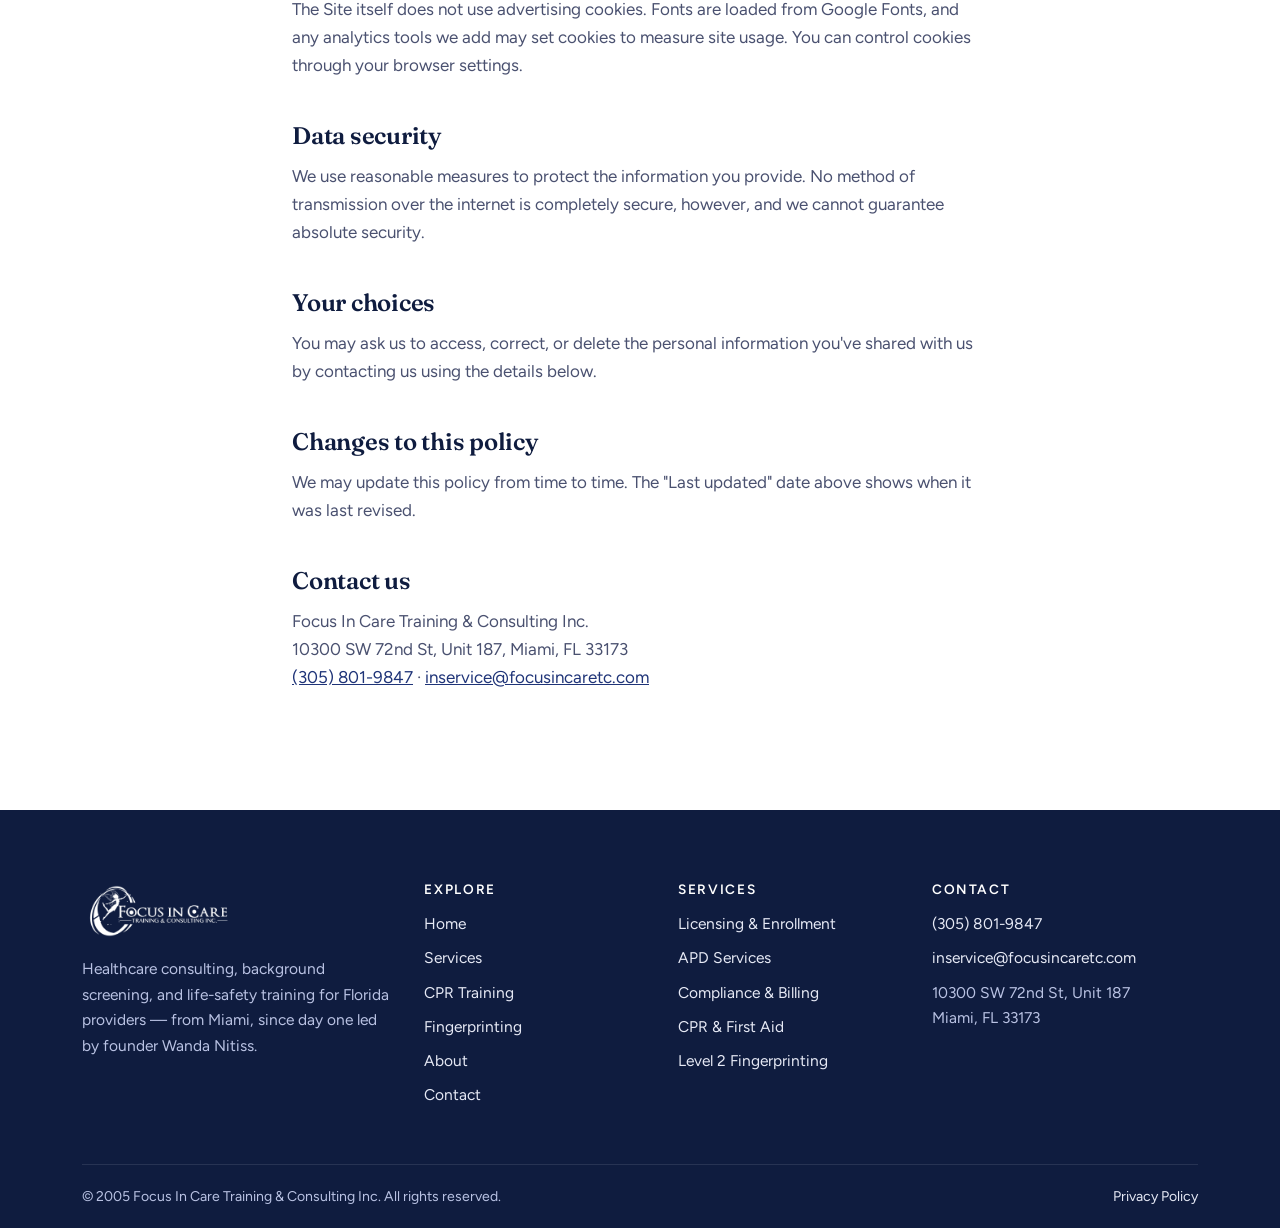
<file: privacy.html>
<!DOCTYPE html>
<html lang="en">
<head>
<meta charset="utf-8">
<meta name="viewport" content="width=device-width, initial-scale=1">
<title>Privacy Policy | Focus In Care Training & Consulting</title>
<meta name="description" content="How Focus In Care Training & Consulting collects, uses, and protects information submitted through focusincaretc.com.">
<link rel="canonical" href="https://focusincaretc.com/privacy.html">
<link rel="alternate" hreflang="en" href="https://focusincaretc.com/privacy.html">
<link rel="alternate" hreflang="es" href="https://focusincaretc.com/es/privacidad.html">
<link rel="alternate" hreflang="x-default" href="https://focusincaretc.com/privacy.html">
<meta property="og:type" content="website">
<meta property="og:site_name" content="Focus In Care Training &amp; Consulting">
<meta property="og:title" content="Privacy Policy | Focus In Care Training & Consulting">
<meta property="og:description" content="How Focus In Care Training & Consulting collects, uses, and protects information submitted through focusincaretc.com.">
<meta property="og:url" content="https://focusincaretc.com/privacy.html">
<meta property="og:image" content="https://focusincaretc.com/assets/img/og-image.png">
<meta property="og:locale" content="en_US">
<meta name="theme-color" content="#0f1c3f">
<link rel="icon" href="assets/img/favicon.svg" type="image/svg+xml">
<link rel="preconnect" href="https://fonts.googleapis.com">
<link rel="preconnect" href="https://fonts.gstatic.com" crossorigin>
<link href="https://fonts.googleapis.com/css2?family=Figtree:wght@400;500;600;700&family=Fraunces:opsz,wght@9..144,500;9..144,600&display=swap" rel="stylesheet">
<link rel="stylesheet" href="assets/css/styles.css">
</head>
<body>
<a class="skip-link" href="#main">Skip to main content</a>

<div class="topbar">
  <div class="wrap">
    <div class="topbar__contact">
      <a href="tel:+13058019847">(305) 801-9847</a>
      <a href="mailto:inservice@focusincaretc.com">inservice@focusincaretc.com</a>
    </div>
    <div>Miami, FL · Hablamos español</div>
  </div>
</div>

<header class="site-header">
  <div class="wrap">
    <a class="brand" href="index.html" aria-label="Focus In Care Training &amp; Consulting — Home">
      <img src="assets/img/logo.svg" alt="Focus In Care Training &amp; Consulting Inc." width="148" height="56">
    </a>
    <button class="nav-toggle" type="button" aria-expanded="false" aria-controls="site-nav"><span></span><span class="visually-hidden">Menu</span></button>
    <nav class="nav" id="site-nav" aria-label="Main">
      <ul class="nav__list">
          <li><a href="index.html">Home</a></li>
          <li><a href="services.html">Services</a></li>
          <li><a href="training.html">CPR Training</a></li>
          <li><a href="fingerprinting.html">Fingerprinting</a></li>
          <li><a href="about.html">About</a></li>
      </ul>
      <div class="lang-switch" role="group" aria-label="Language"><span lang="en">EN</span><a href="es/privacidad.html" lang="es" hreflang="es" title="Ver en español">ES</a></div>
      <a class="btn btn--primary" href="contact.html">Free Consultation</a>
    </nav>
  </div>
</header>

<main id="main">
<section class="page-hero">
  <div class="wrap">
    <span class="eyebrow">Legal</span>
    <h1>Privacy Policy</h1>
    <p class="lead">Last updated: September 22, 2026</p>
  </div>
</section>

<section class="section">
  <div class="wrap prose">
    <p>Focus In Care Training &amp; Consulting Inc. ("Focus In Care," "we," "us") respects your privacy. This policy explains what information we collect through focusincaretc.com (the "Site") and how we use it.</p>
    <h2>Information we collect</h2>
    <p><strong>Information you give us.</strong> When you contact us through the Site, by email, or by phone, we collect the details you choose to share — such as your name, organization, email address, phone number, the service you're interested in, and your message.</p>
    <p><strong>Information collected automatically.</strong> Like most websites, our hosting provider may log basic technical information such as your IP address, browser type, and pages visited. If we use analytics tools, they collect similar usage data in aggregate.</p>
    <h2>How we use your information</h2>
    <ul>
      <li>To respond to your inquiries and schedule consultations, classes, or appointments</li>
      <li>To provide the services you request</li>
      <li>To improve our Site and services</li>
      <li>To comply with legal obligations</li>
    </ul>
    <p>We do not sell your personal information.</p>
    <h2>Sharing</h2>
    <p>We share information only with service providers that help us operate the Site or deliver our services (for example, website hosting or form-delivery services), with government agencies when you ask us to submit information on your behalf, or when required by law.</p>
    <h2>Sensitive information</h2>
    <p>Please do not send medical records or other sensitive health information through our website contact form. If sensitive documents are needed for your project, we'll arrange a secure way to exchange them.</p>
    <h2>Cookies</h2>
    <p>The Site itself does not use advertising cookies. Fonts are loaded from Google Fonts, and any analytics tools we add may set cookies to measure site usage. You can control cookies through your browser settings.</p>
    <h2>Data security</h2>
    <p>We use reasonable measures to protect the information you provide. No method of transmission over the internet is completely secure, however, and we cannot guarantee absolute security.</p>
    <h2>Your choices</h2>
    <p>You may ask us to access, correct, or delete the personal information you've shared with us by contacting us using the details below.</p>
    <h2>Changes to this policy</h2>
    <p>We may update this policy from time to time. The "Last updated" date above shows when it was last revised.</p>
    <h2>Contact us</h2>
    <p>Focus In Care Training &amp; Consulting Inc.<br>10300 SW 72nd St, Unit 187, Miami, FL 33173<br><a href="tel:+13058019847">(305) 801-9847</a> · <a href="mailto:inservice@focusincaretc.com">inservice@focusincaretc.com</a></p>
  </div>
</section>
</main>

<footer class="site-footer">
  <div class="wrap">
    <div class="footer__grid">
      <div>
        <img class="footer__logo" src="assets/img/logo.svg" alt="Focus In Care Training &amp; Consulting Inc." width="154" height="58" loading="lazy">
        <p>Healthcare consulting, background screening, and life-safety training for Florida providers — from Miami, since day one led by founder Wanda Nitiss.</p>
      </div>
      <div>
        <h2>Explore</h2>
        <ul>
          <li><a href="index.html">Home</a></li>
          <li><a href="services.html">Services</a></li>
          <li><a href="training.html">CPR Training</a></li>
          <li><a href="fingerprinting.html">Fingerprinting</a></li>
          <li><a href="about.html">About</a></li>
          <li><a href="contact.html">Contact</a></li>
        </ul>
      </div>
      <div>
        <h2>Services</h2>
        <ul>
          <li><a href="services.html#licensing">Licensing & Enrollment</a></li>
          <li><a href="services.html#apd">APD Services</a></li>
          <li><a href="services.html#compliance">Compliance & Billing</a></li>
          <li><a href="training.html">CPR & First Aid</a></li>
          <li><a href="fingerprinting.html">Level 2 Fingerprinting</a></li>
        </ul>
      </div>
      <div>
        <h2>Contact</h2>
        <ul>
          <li><a href="tel:+13058019847">(305) 801-9847</a></li>
          <li><a href="mailto:inservice@focusincaretc.com">inservice@focusincaretc.com</a></li>
          <li>10300 SW 72nd St, Unit 187<br>Miami, FL 33173</li>
        </ul>
      </div>
    </div>
    <div class="footer__bottom">
      <span>© 2005 Focus In Care Training &amp; Consulting Inc. All rights reserved.</span>
      <a href="privacy.html">Privacy Policy</a>
    </div>
  </div>
</footer>

<script src="assets/js/main.js" defer></script>
</body>
</html>
</file>
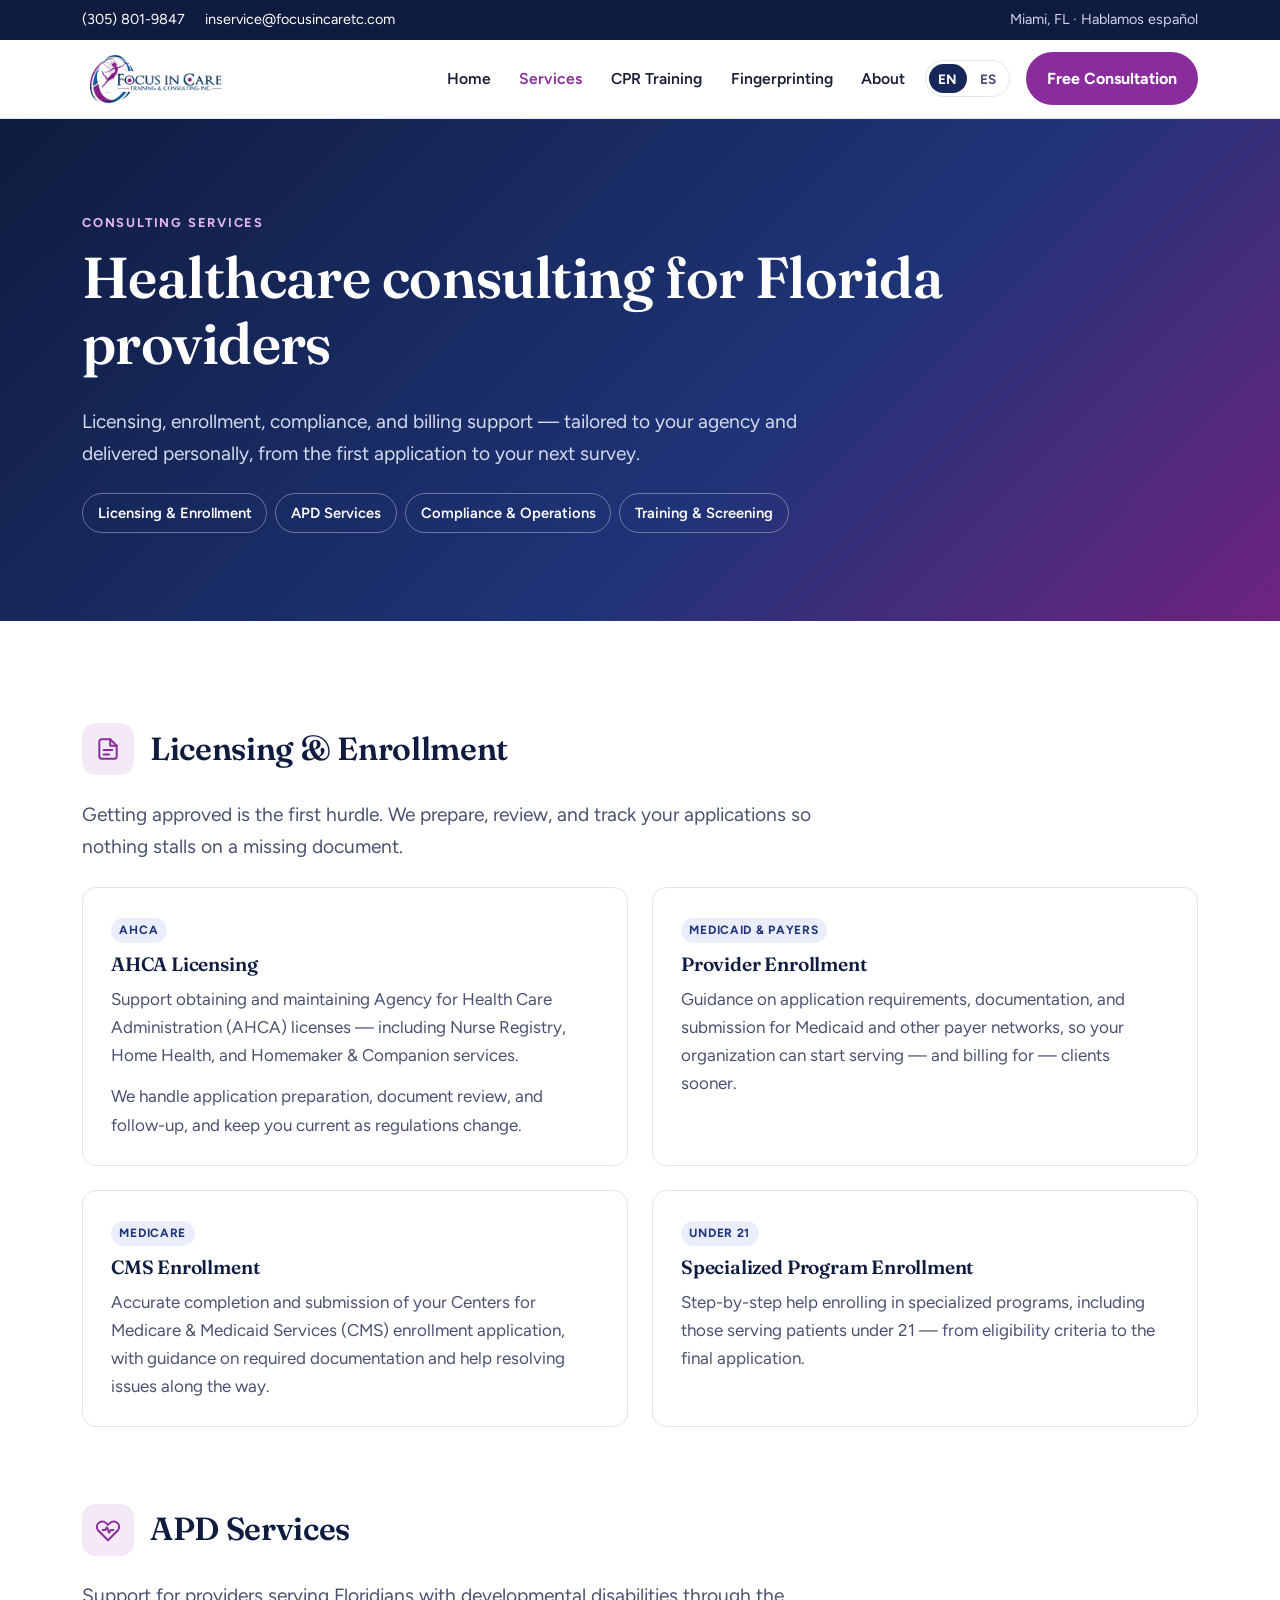
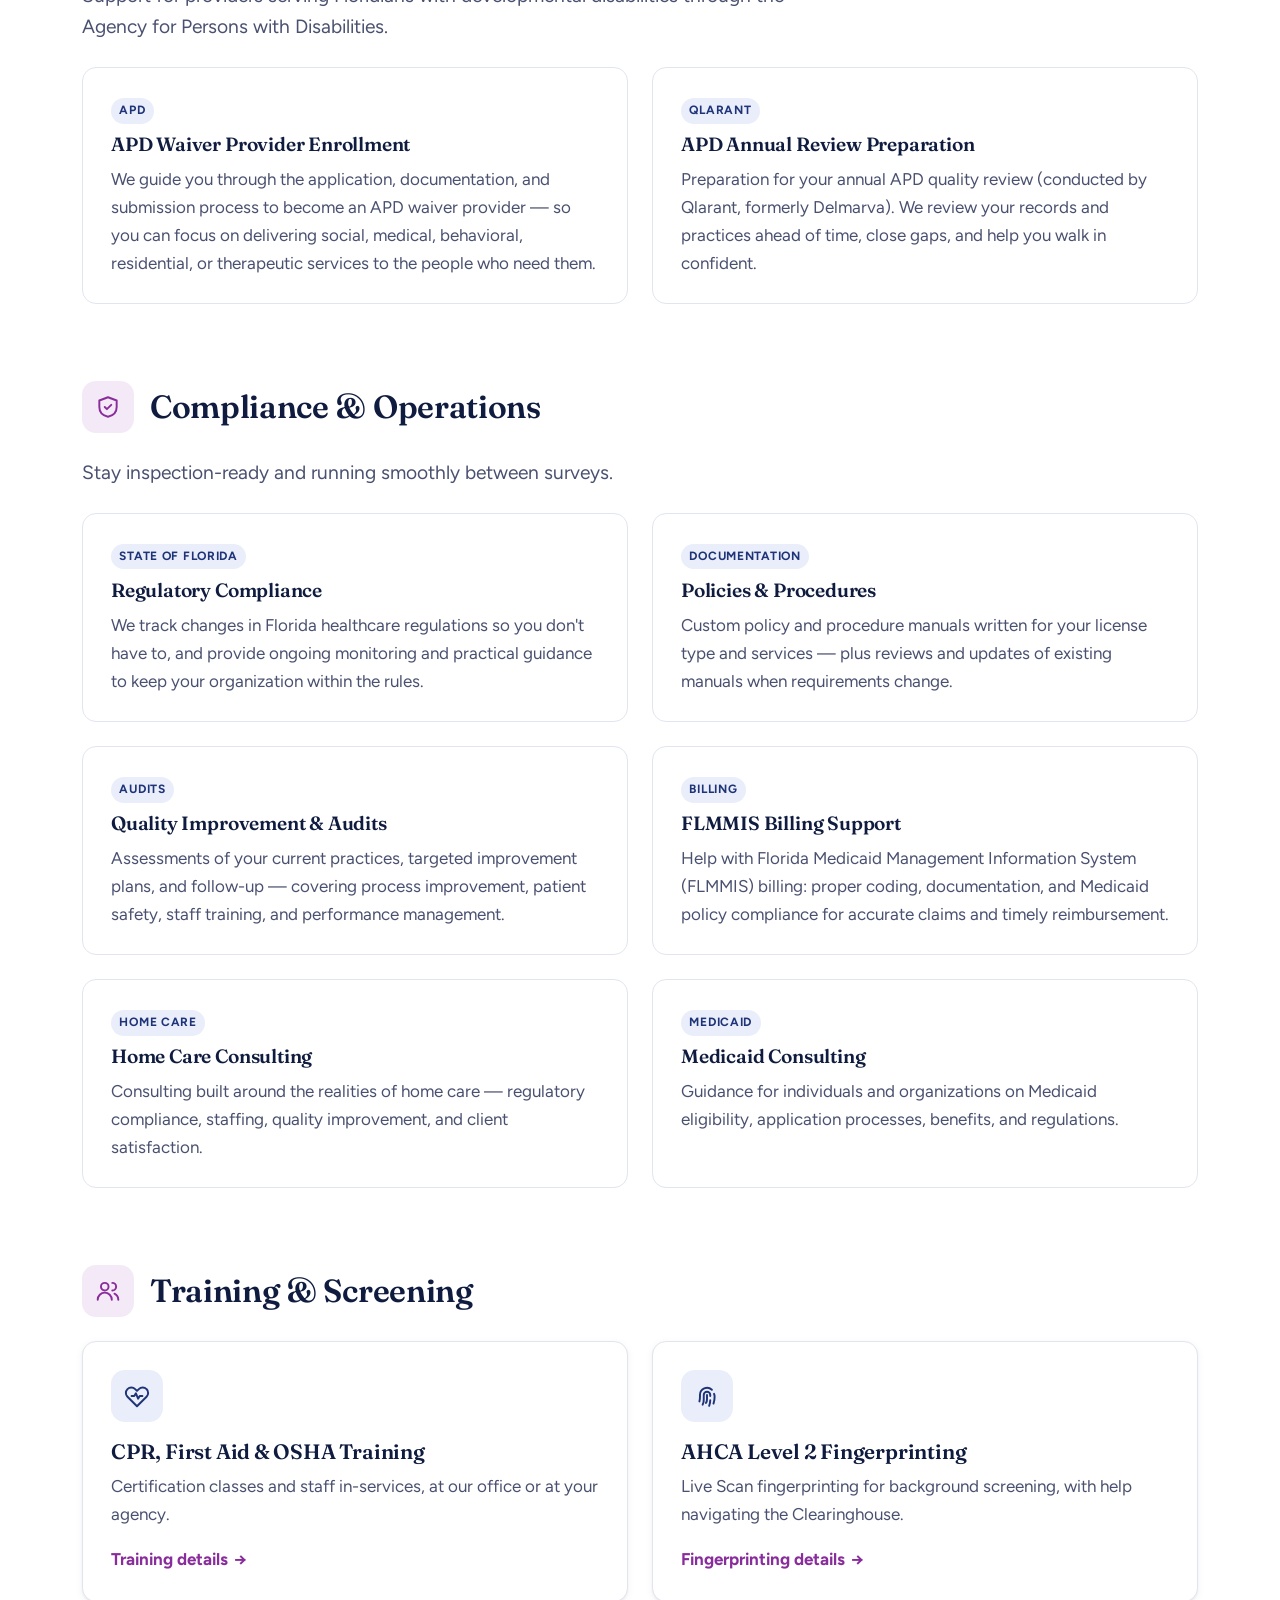
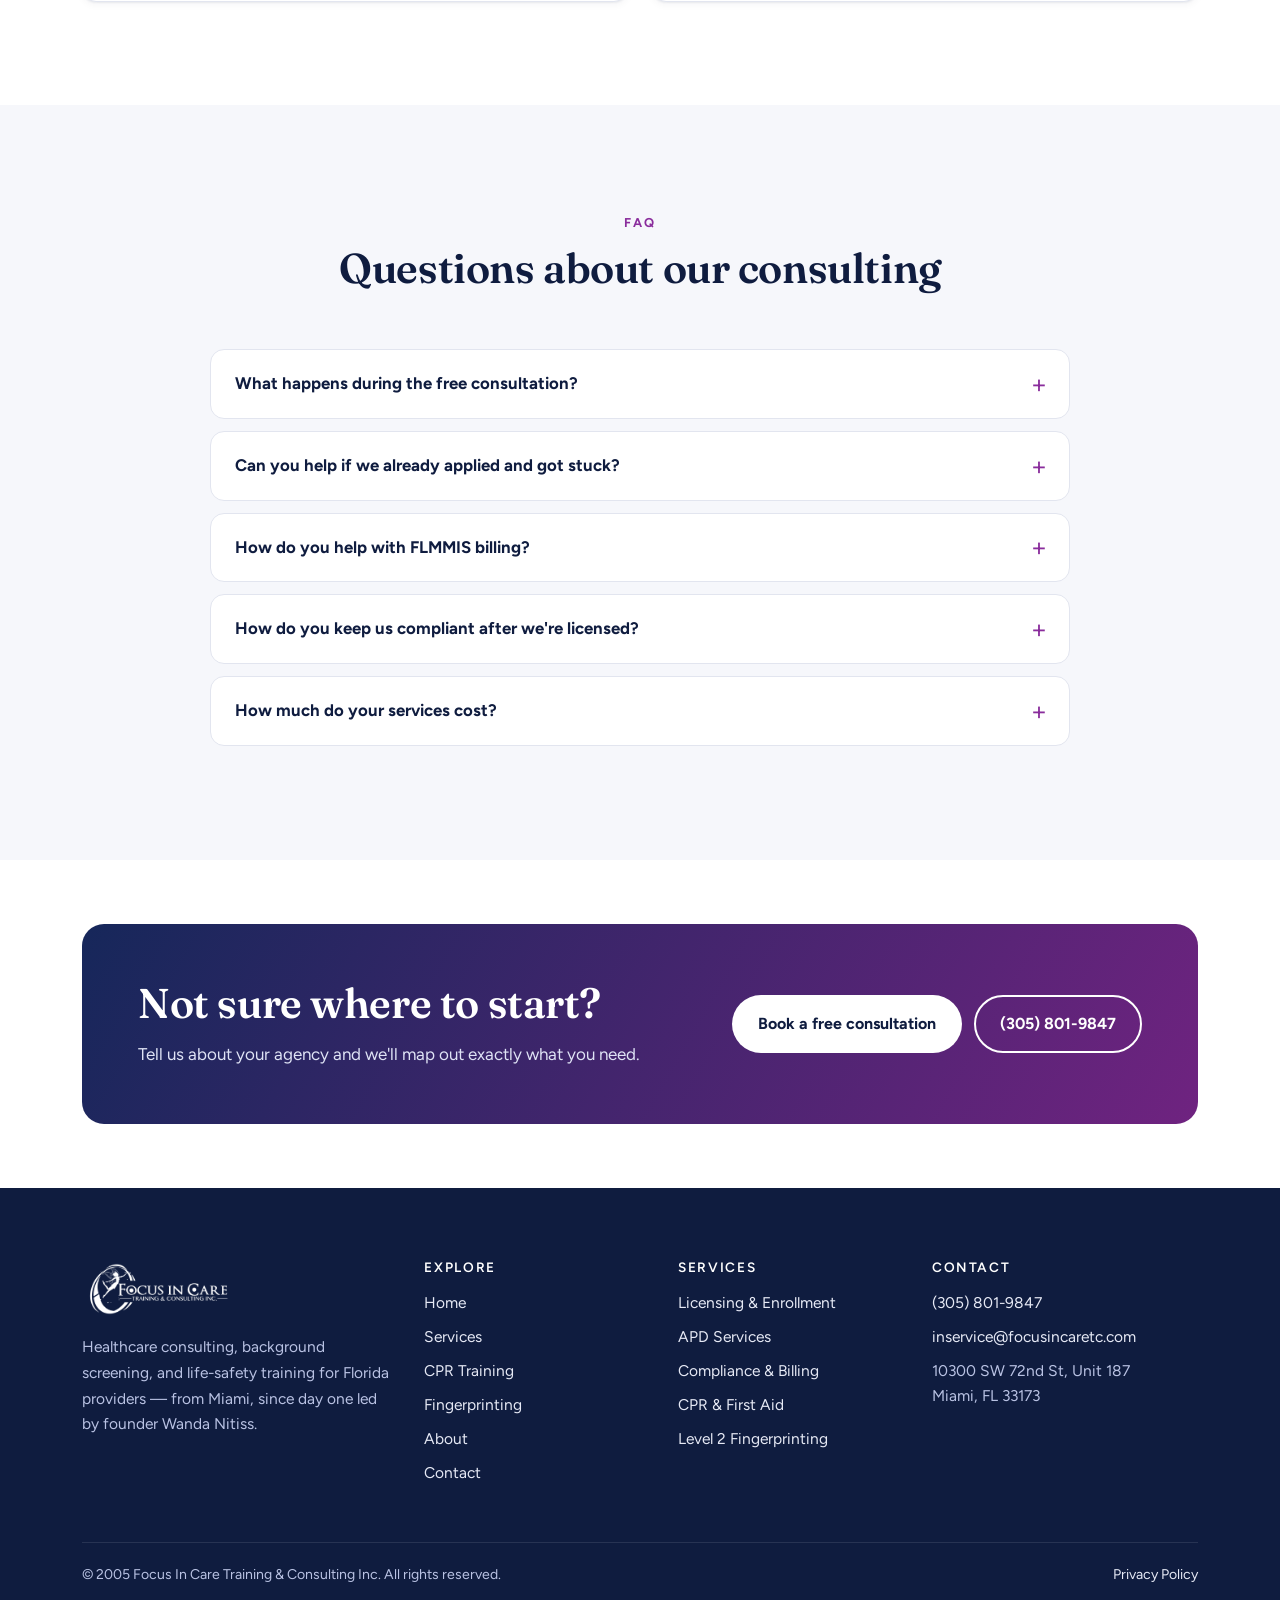
<file: services.html>
<!DOCTYPE html>
<html lang="en">
<head>
<meta charset="utf-8">
<meta name="viewport" content="width=device-width, initial-scale=1">
<title>Healthcare Consulting Services in Florida | Focus In Care</title>
<meta name="description" content="AHCA licensing, Medicaid and CMS provider enrollment, APD waiver and Qlarant review support, Florida compliance, policies and procedures, quality improvement, and FLMMIS billing help.">
<link rel="canonical" href="https://focusincaretc.com/services.html">
<link rel="alternate" hreflang="en" href="https://focusincaretc.com/services.html">
<link rel="alternate" hreflang="es" href="https://focusincaretc.com/es/servicios.html">
<link rel="alternate" hreflang="x-default" href="https://focusincaretc.com/services.html">
<meta property="og:type" content="website">
<meta property="og:site_name" content="Focus In Care Training &amp; Consulting">
<meta property="og:title" content="Healthcare Consulting Services in Florida | Focus In Care">
<meta property="og:description" content="AHCA licensing, Medicaid and CMS provider enrollment, APD waiver and Qlarant review support, Florida compliance, policies and procedures, quality improvement, and FLMMIS billing help.">
<meta property="og:url" content="https://focusincaretc.com/services.html">
<meta property="og:image" content="https://focusincaretc.com/assets/img/og-image.png">
<meta property="og:locale" content="en_US">
<meta name="theme-color" content="#0f1c3f">
<link rel="icon" href="assets/img/favicon.svg" type="image/svg+xml">
<link rel="preconnect" href="https://fonts.googleapis.com">
<link rel="preconnect" href="https://fonts.gstatic.com" crossorigin>
<link href="https://fonts.googleapis.com/css2?family=Figtree:wght@400;500;600;700&family=Fraunces:opsz,wght@9..144,500;9..144,600&display=swap" rel="stylesheet">
<link rel="stylesheet" href="assets/css/styles.css">
</head>
<body>
<a class="skip-link" href="#main">Skip to main content</a>

<div class="topbar">
  <div class="wrap">
    <div class="topbar__contact">
      <a href="tel:+13058019847">(305) 801-9847</a>
      <a href="mailto:inservice@focusincaretc.com">inservice@focusincaretc.com</a>
    </div>
    <div>Miami, FL · Hablamos español</div>
  </div>
</div>

<header class="site-header">
  <div class="wrap">
    <a class="brand" href="index.html" aria-label="Focus In Care Training &amp; Consulting — Home">
      <img src="assets/img/logo.svg" alt="Focus In Care Training &amp; Consulting Inc." width="148" height="56">
    </a>
    <button class="nav-toggle" type="button" aria-expanded="false" aria-controls="site-nav"><span></span><span class="visually-hidden">Menu</span></button>
    <nav class="nav" id="site-nav" aria-label="Main">
      <ul class="nav__list">
          <li><a href="index.html">Home</a></li>
          <li><a href="services.html" aria-current="page">Services</a></li>
          <li><a href="training.html">CPR Training</a></li>
          <li><a href="fingerprinting.html">Fingerprinting</a></li>
          <li><a href="about.html">About</a></li>
      </ul>
      <div class="lang-switch" role="group" aria-label="Language"><span lang="en">EN</span><a href="es/servicios.html" lang="es" hreflang="es" title="Ver en español">ES</a></div>
      <a class="btn btn--primary" href="contact.html">Free Consultation</a>
    </nav>
  </div>
</header>

<main id="main">
<section class="page-hero">
  <div class="wrap">
    <span class="eyebrow">Consulting services</span>
    <h1>Healthcare consulting for Florida providers</h1>
    <p class="lead">Licensing, enrollment, compliance, and billing support — tailored to your agency and delivered personally, from the first application to your next survey.</p>
    <nav class="jump-links" aria-label="Service categories">
      <a href="#licensing">Licensing &amp; Enrollment</a>
      <a href="#apd">APD Services</a>
      <a href="#compliance">Compliance &amp; Operations</a>
      <a href="#training-screening">Training &amp; Screening</a>
    </nav>
  </div>
</section>

<section class="section">
  <div class="wrap">
    <div class="service-group" id="licensing">
      <div class="service-group__head"><div class="icon"><svg viewBox="0 0 24 24" fill="none" stroke="currentColor" stroke-width="1.8" stroke-linecap="round" stroke-linejoin="round" aria-hidden="true"><path d="M14 3H6a2 2 0 0 0-2 2v14a2 2 0 0 0 2 2h12a2 2 0 0 0 2-2V9z"/><path d="M14 3v6h6"/><path d="M8 13h8M8 17h5"/></svg></div><h2>Licensing &amp; Enrollment</h2></div>
      <p class="lead" style="margin-bottom:24px">Getting approved is the first hurdle. We prepare, review, and track your applications so nothing stalls on a missing document.</p>
      <div class="grid grid--2">
        <article class="service" id="ahca-licenses">
          <span class="service__tag">AHCA</span>
          <h3>AHCA Licensing</h3>
          <p>Support obtaining and maintaining Agency for Health Care Administration (AHCA) licenses — including Nurse Registry, Home Health, and Homemaker &amp; Companion services.</p>
          <p>We handle application preparation, document review, and follow-up, and keep you current as regulations change.</p>
        </article>
        <article class="service" id="provider-enrollment">
          <span class="service__tag">Medicaid &amp; payers</span>
          <h3>Provider Enrollment</h3>
          <p>Guidance on application requirements, documentation, and submission for Medicaid and other payer networks, so your organization can start serving — and billing for — clients sooner.</p>
        </article>
        <article class="service" id="cms-enrollment">
          <span class="service__tag">Medicare</span>
          <h3>CMS Enrollment</h3>
          <p>Accurate completion and submission of your Centers for Medicare &amp; Medicaid Services (CMS) enrollment application, with guidance on required documentation and help resolving issues along the way.</p>
        </article>
        <article class="service" id="program-enrollment">
          <span class="service__tag">Under 21</span>
          <h3>Specialized Program Enrollment</h3>
          <p>Step-by-step help enrolling in specialized programs, including those serving patients under 21 — from eligibility criteria to the final application.</p>
        </article>
      </div>
    </div>

    <div class="service-group" id="apd">
      <div class="service-group__head"><div class="icon"><svg viewBox="0 0 24 24" fill="none" stroke="currentColor" stroke-width="1.8" stroke-linecap="round" stroke-linejoin="round" aria-hidden="true"><path d="M20.8 5.6a5 5 0 0 0-7.1 0L12 7.3l-1.7-1.7a5 5 0 1 0-7.1 7.1L12 21.5l8.8-8.8a5 5 0 0 0 0-7.1z"/><path d="M7 12h2.5l1.5-2.5 2 5 1.5-2.5H17"/></svg></div><h2>APD Services</h2></div>
      <p class="lead" style="margin-bottom:24px">Support for providers serving Floridians with developmental disabilities through the Agency for Persons with Disabilities.</p>
      <div class="grid grid--2">
        <article class="service" id="apd-waiver">
          <span class="service__tag">APD</span>
          <h3>APD Waiver Provider Enrollment</h3>
          <p>We guide you through the application, documentation, and submission process to become an APD waiver provider — so you can focus on delivering social, medical, behavioral, residential, or therapeutic services to the people who need them.</p>
        </article>
        <article class="service" id="apd-review">
          <span class="service__tag">Qlarant</span>
          <h3>APD Annual Review Preparation</h3>
          <p>Preparation for your annual APD quality review (conducted by Qlarant, formerly Delmarva). We review your records and practices ahead of time, close gaps, and help you walk in confident.</p>
        </article>
      </div>
    </div>

    <div class="service-group" id="compliance">
      <div class="service-group__head"><div class="icon"><svg viewBox="0 0 24 24" fill="none" stroke="currentColor" stroke-width="1.8" stroke-linecap="round" stroke-linejoin="round" aria-hidden="true"><path d="M12 3l8 3v6c0 5-3.5 8-8 9-4.5-1-8-4-8-9V6l8-3z"/><path d="M9 12l2 2 4-4"/></svg></div><h2>Compliance &amp; Operations</h2></div>
      <p class="lead" style="margin-bottom:24px">Stay inspection-ready and running smoothly between surveys.</p>
      <div class="grid grid--2">
        <article class="service" id="florida-compliance">
          <span class="service__tag">State of Florida</span>
          <h3>Regulatory Compliance</h3>
          <p>We track changes in Florida healthcare regulations so you don't have to, and provide ongoing monitoring and practical guidance to keep your organization within the rules.</p>
        </article>
        <article class="service" id="policies">
          <span class="service__tag">Documentation</span>
          <h3>Policies &amp; Procedures</h3>
          <p>Custom policy and procedure manuals written for your license type and services — plus reviews and updates of existing manuals when requirements change.</p>
        </article>
        <article class="service" id="quality">
          <span class="service__tag">Audits</span>
          <h3>Quality Improvement &amp; Audits</h3>
          <p>Assessments of your current practices, targeted improvement plans, and follow-up — covering process improvement, patient safety, staff training, and performance management.</p>
        </article>
        <article class="service" id="flmmis-billing">
          <span class="service__tag">Billing</span>
          <h3>FLMMIS Billing Support</h3>
          <p>Help with Florida Medicaid Management Information System (FLMMIS) billing: proper coding, documentation, and Medicaid policy compliance for accurate claims and timely reimbursement.</p>
        </article>
        <article class="service" id="home-care">
          <span class="service__tag">Home care</span>
          <h3>Home Care Consulting</h3>
          <p>Consulting built around the realities of home care — regulatory compliance, staffing, quality improvement, and client satisfaction.</p>
        </article>
        <article class="service" id="medicaid">
          <span class="service__tag">Medicaid</span>
          <h3>Medicaid Consulting</h3>
          <p>Guidance for individuals and organizations on Medicaid eligibility, application processes, benefits, and regulations.</p>
        </article>
      </div>
    </div>

    <div class="service-group" id="training-screening">
      <div class="service-group__head"><div class="icon"><svg viewBox="0 0 24 24" fill="none" stroke="currentColor" stroke-width="1.8" stroke-linecap="round" stroke-linejoin="round" aria-hidden="true"><circle cx="9" cy="8" r="3.5"/><path d="M2.5 20a6.5 6.5 0 0 1 13 0"/><path d="M16 4.5a3.5 3.5 0 0 1 0 7"/><path d="M18 14.5a6.5 6.5 0 0 1 3.5 5.5"/></svg></div><h2>Training &amp; Screening</h2></div>
      <div class="grid grid--2">
        <article class="card"><div class="icon icon--navy"><svg viewBox="0 0 24 24" fill="none" stroke="currentColor" stroke-width="1.8" stroke-linecap="round" stroke-linejoin="round" aria-hidden="true"><path d="M20.8 5.6a5 5 0 0 0-7.1 0L12 7.3l-1.7-1.7a5 5 0 1 0-7.1 7.1L12 21.5l8.8-8.8a5 5 0 0 0 0-7.1z"/><path d="M7 12h2.5l1.5-2.5 2 5 1.5-2.5H17"/></svg></div><h3>CPR, First Aid &amp; OSHA Training</h3><p>Certification classes and staff in-services, at our office or at your agency.</p><a class="card__link" href="training.html">Training details</a></article>
        <article class="card"><div class="icon icon--navy"><svg viewBox="0 0 24 24" fill="none" stroke="currentColor" stroke-width="1.8" stroke-linecap="round" stroke-linejoin="round" aria-hidden="true"><path d="M12 11v4a6 6 0 0 1-1 3.5"/><path d="M8 20a10 10 0 0 0 1-5v-4a3 3 0 0 1 6 0v1"/><path d="M5 17a14 14 0 0 0 .5-4v-2a6.5 6.5 0 0 1 11-4.7"/><path d="M18.5 10a6 6 0 0 1 .5 2v1a17 17 0 0 1-1 6"/><path d="M15 16a13 13 0 0 1-1 5"/></svg></div><h3>AHCA Level 2 Fingerprinting</h3><p>Live Scan fingerprinting for background screening, with help navigating the Clearinghouse.</p><a class="card__link" href="fingerprinting.html">Fingerprinting details</a></article>
      </div>
    </div>
  </div>
</section>

<section class="section section--alt">
  <div class="wrap">
    <div class="section-head section-head--center">
      <span class="eyebrow">FAQ</span>
      <h2>Questions about our consulting</h2>
    </div>
    <div class="faq">
      <details>
        <summary>What happens during the free consultation?</summary>
        <div><p>We learn about your organization, your goals, and any deadlines you're facing. You'll leave knowing which licenses or enrollments apply to you, the steps involved, and how we can help.</p></div>
      </details>
      <details>
        <summary>Can you help if we already applied and got stuck?</summary>
        <div><p>Yes. We can review an application in progress, respond to requests for additional information, and help you resolve deficiencies or delays.</p></div>
      </details>
      <details>
        <summary>How do you help with FLMMIS billing?</summary>
        <div><p>We help you understand FLMMIS billing requirements, review coding and documentation, and align your processes with Medicaid policy so claims go out accurately and payments arrive on time.</p></div>
      </details>
      <details>
        <summary>How do you keep us compliant after we're licensed?</summary>
        <div><p>Through policy and procedure updates, mock audits and quality reviews, annual review preparation, and staff training — whatever mix fits your organization.</p></div>
      </details>
      <details>
        <summary>How much do your services cost?</summary>
        <div><p>Pricing depends on the scope of work. After your consultation we'll provide a clear quote so you know what to expect before any work begins.</p></div>
      </details>
    </div>
  </div>
</section>

<section class="section section--tight">
  <div class="wrap">
    <div class="cta-band">
      <div>
        <h2>Not sure where to start?</h2>
        <p>Tell us about your agency and we'll map out exactly what you need.</p>
      </div>
      <div class="btn-row">
        <a class="btn btn--light" href="contact.html">Book a free consultation</a>
        <a class="btn btn--ghost" style="color:#fff" href="tel:+13058019847">(305) 801-9847</a>
      </div>
    </div>
  </div>
</section>
</main>

<footer class="site-footer">
  <div class="wrap">
    <div class="footer__grid">
      <div>
        <img class="footer__logo" src="assets/img/logo.svg" alt="Focus In Care Training &amp; Consulting Inc." width="154" height="58" loading="lazy">
        <p>Healthcare consulting, background screening, and life-safety training for Florida providers — from Miami, since day one led by founder Wanda Nitiss.</p>
      </div>
      <div>
        <h2>Explore</h2>
        <ul>
          <li><a href="index.html">Home</a></li>
          <li><a href="services.html">Services</a></li>
          <li><a href="training.html">CPR Training</a></li>
          <li><a href="fingerprinting.html">Fingerprinting</a></li>
          <li><a href="about.html">About</a></li>
          <li><a href="contact.html">Contact</a></li>
        </ul>
      </div>
      <div>
        <h2>Services</h2>
        <ul>
          <li><a href="services.html#licensing">Licensing & Enrollment</a></li>
          <li><a href="services.html#apd">APD Services</a></li>
          <li><a href="services.html#compliance">Compliance & Billing</a></li>
          <li><a href="training.html">CPR & First Aid</a></li>
          <li><a href="fingerprinting.html">Level 2 Fingerprinting</a></li>
        </ul>
      </div>
      <div>
        <h2>Contact</h2>
        <ul>
          <li><a href="tel:+13058019847">(305) 801-9847</a></li>
          <li><a href="mailto:inservice@focusincaretc.com">inservice@focusincaretc.com</a></li>
          <li>10300 SW 72nd St, Unit 187<br>Miami, FL 33173</li>
        </ul>
      </div>
    </div>
    <div class="footer__bottom">
      <span>© 2005 Focus In Care Training &amp; Consulting Inc. All rights reserved.</span>
      <a href="privacy.html">Privacy Policy</a>
    </div>
  </div>
</footer>

<script src="assets/js/main.js" defer></script>
</body>
</html>
</file>
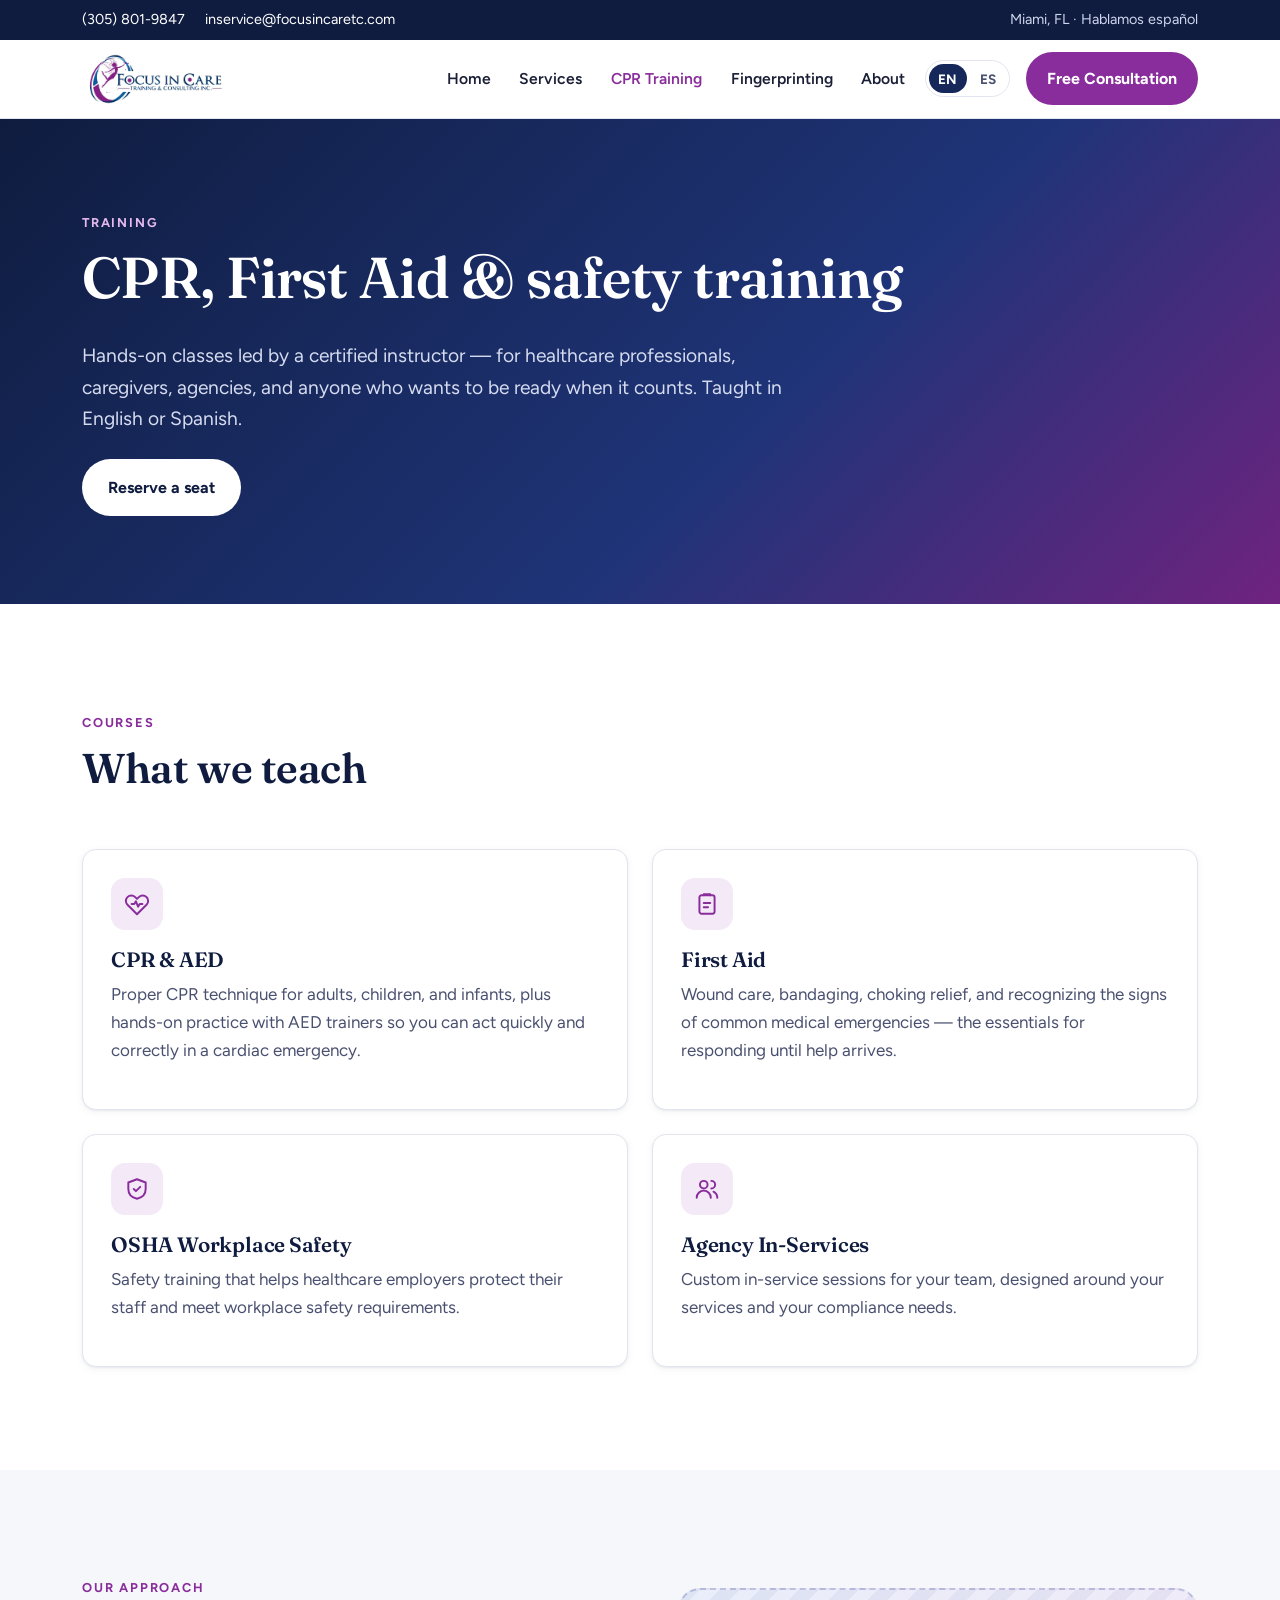
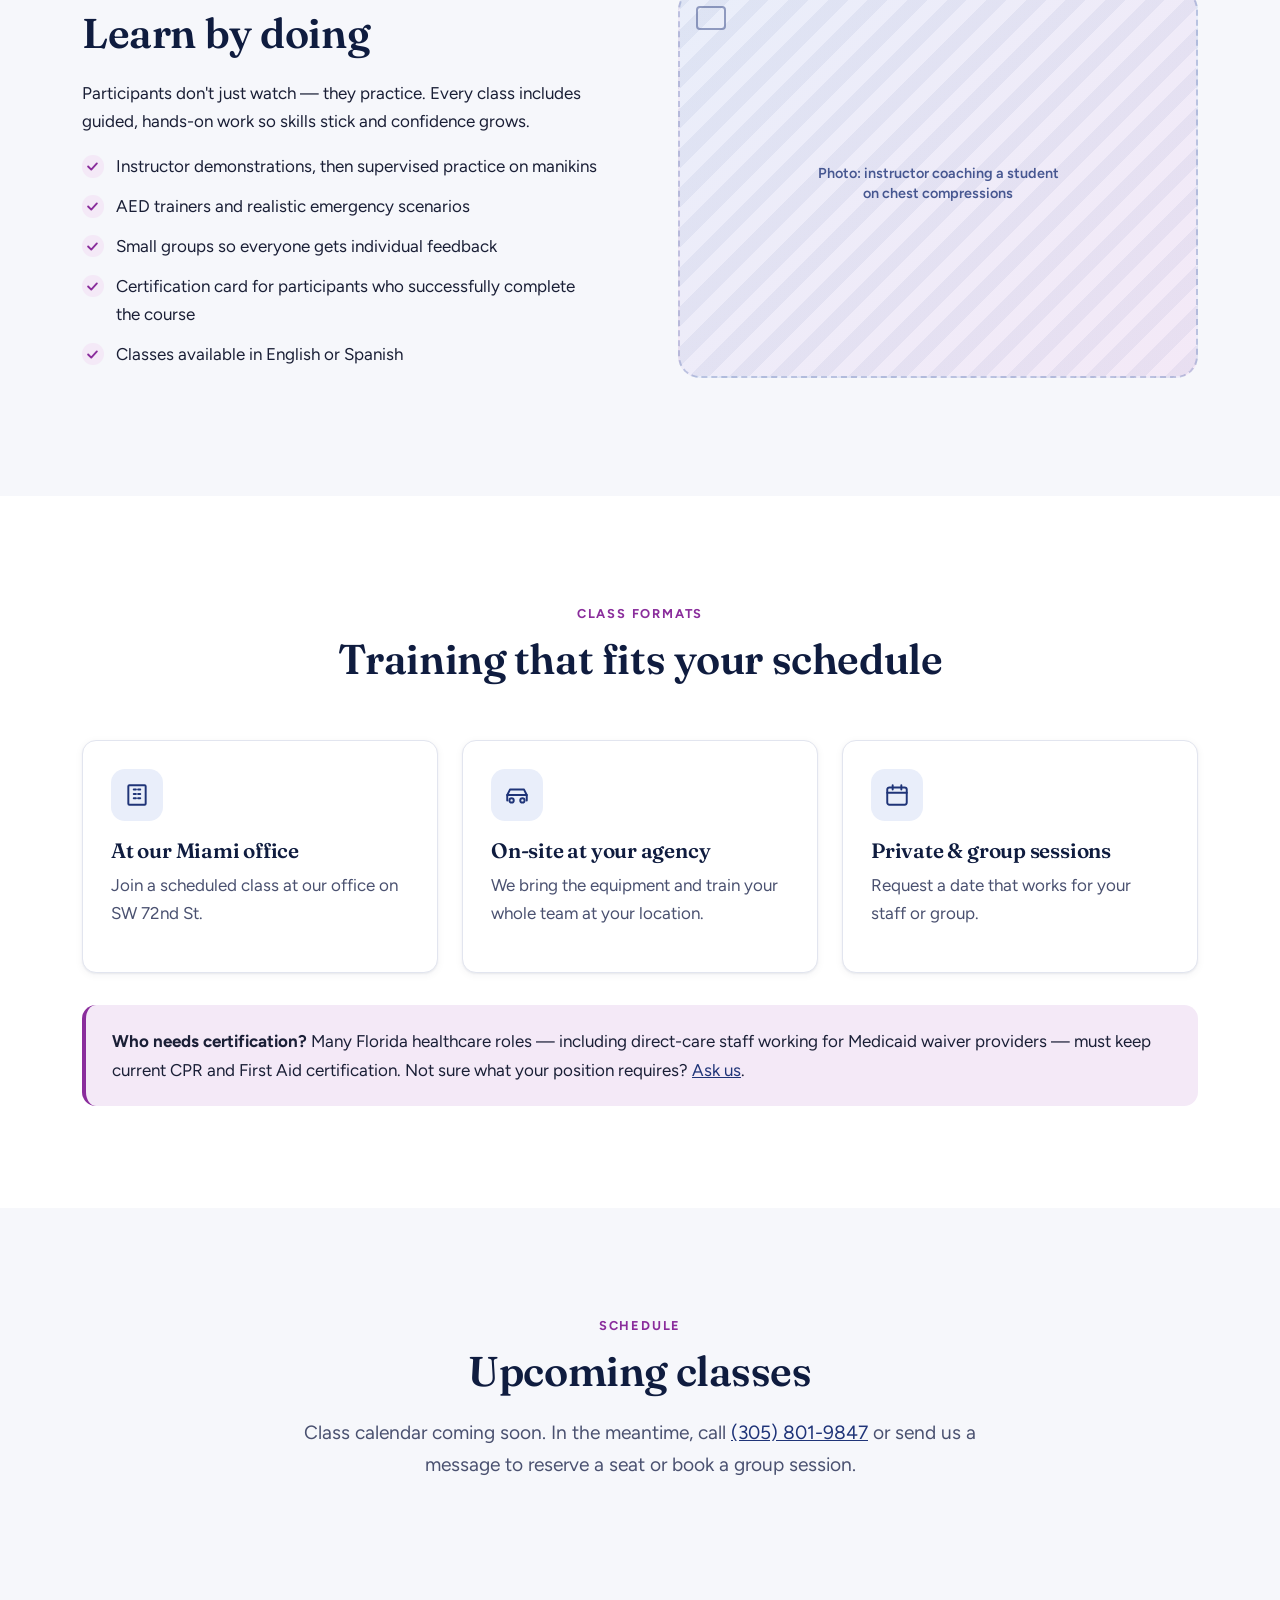
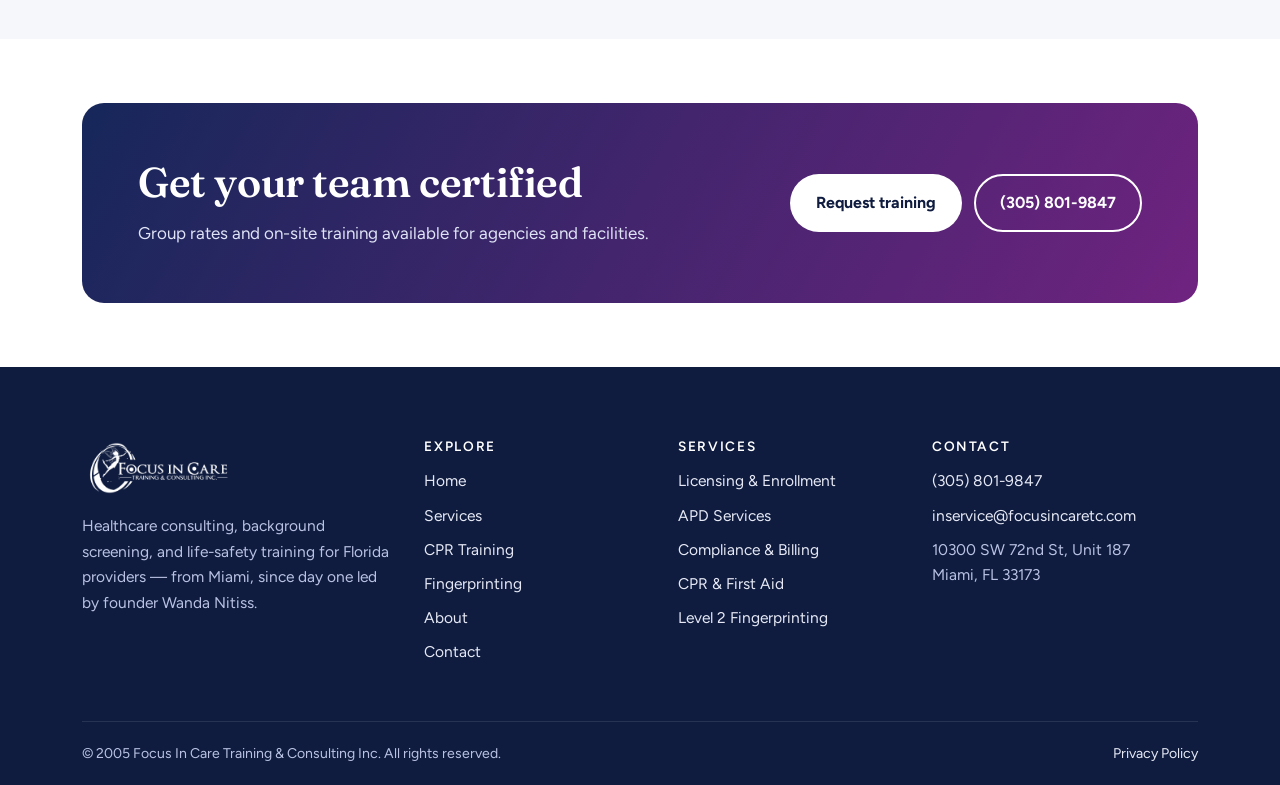
<file: training.html>
<!DOCTYPE html>
<html lang="en">
<head>
<meta charset="utf-8">
<meta name="viewport" content="width=device-width, initial-scale=1">
<title>CPR, First Aid & OSHA Training in Miami | Focus In Care</title>
<meta name="description" content="Hands-on CPR, AED, First Aid, and OSHA safety classes in Miami for healthcare staff, caregivers, and the public. Group and on-site training in English or Spanish.">
<link rel="canonical" href="https://focusincaretc.com/training.html">
<link rel="alternate" hreflang="en" href="https://focusincaretc.com/training.html">
<link rel="alternate" hreflang="es" href="https://focusincaretc.com/es/capacitacion.html">
<link rel="alternate" hreflang="x-default" href="https://focusincaretc.com/training.html">
<meta property="og:type" content="website">
<meta property="og:site_name" content="Focus In Care Training &amp; Consulting">
<meta property="og:title" content="CPR, First Aid & OSHA Training in Miami | Focus In Care">
<meta property="og:description" content="Hands-on CPR, AED, First Aid, and OSHA safety classes in Miami for healthcare staff, caregivers, and the public. Group and on-site training in English or Spanish.">
<meta property="og:url" content="https://focusincaretc.com/training.html">
<meta property="og:image" content="https://focusincaretc.com/assets/img/og-image.png">
<meta property="og:locale" content="en_US">
<meta name="theme-color" content="#0f1c3f">
<link rel="icon" href="assets/img/favicon.svg" type="image/svg+xml">
<link rel="preconnect" href="https://fonts.googleapis.com">
<link rel="preconnect" href="https://fonts.gstatic.com" crossorigin>
<link href="https://fonts.googleapis.com/css2?family=Figtree:wght@400;500;600;700&family=Fraunces:opsz,wght@9..144,500;9..144,600&display=swap" rel="stylesheet">
<link rel="stylesheet" href="assets/css/styles.css">
</head>
<body>
<a class="skip-link" href="#main">Skip to main content</a>

<div class="topbar">
  <div class="wrap">
    <div class="topbar__contact">
      <a href="tel:+13058019847">(305) 801-9847</a>
      <a href="mailto:inservice@focusincaretc.com">inservice@focusincaretc.com</a>
    </div>
    <div>Miami, FL · Hablamos español</div>
  </div>
</div>

<header class="site-header">
  <div class="wrap">
    <a class="brand" href="index.html" aria-label="Focus In Care Training &amp; Consulting — Home">
      <img src="assets/img/logo.svg" alt="Focus In Care Training &amp; Consulting Inc." width="148" height="56">
    </a>
    <button class="nav-toggle" type="button" aria-expanded="false" aria-controls="site-nav"><span></span><span class="visually-hidden">Menu</span></button>
    <nav class="nav" id="site-nav" aria-label="Main">
      <ul class="nav__list">
          <li><a href="index.html">Home</a></li>
          <li><a href="services.html">Services</a></li>
          <li><a href="training.html" aria-current="page">CPR Training</a></li>
          <li><a href="fingerprinting.html">Fingerprinting</a></li>
          <li><a href="about.html">About</a></li>
      </ul>
      <div class="lang-switch" role="group" aria-label="Language"><span lang="en">EN</span><a href="es/capacitacion.html" lang="es" hreflang="es" title="Ver en español">ES</a></div>
      <a class="btn btn--primary" href="contact.html">Free Consultation</a>
    </nav>
  </div>
</header>

<main id="main">
<section class="page-hero">
  <div class="wrap">
    <span class="eyebrow">Training</span>
    <h1>CPR, First Aid &amp; safety training</h1>
    <p class="lead">Hands-on classes led by a certified instructor — for healthcare professionals, caregivers, agencies, and anyone who wants to be ready when it counts. Taught in English or Spanish.</p>
    <div class="btn-row" style="margin-top:1.5rem">
      <a class="btn btn--light" href="contact.html?service=cpr">Reserve a seat</a>
    </div>
  </div>
</section>

<section class="section">
  <div class="wrap">
    <div class="section-head">
      <span class="eyebrow">Courses</span>
      <h2>What we teach</h2>
    </div>
    <div class="grid grid--2">
      <article class="card"><div class="icon"><svg viewBox="0 0 24 24" fill="none" stroke="currentColor" stroke-width="1.8" stroke-linecap="round" stroke-linejoin="round" aria-hidden="true"><path d="M20.8 5.6a5 5 0 0 0-7.1 0L12 7.3l-1.7-1.7a5 5 0 1 0-7.1 7.1L12 21.5l8.8-8.8a5 5 0 0 0 0-7.1z"/><path d="M7 12h2.5l1.5-2.5 2 5 1.5-2.5H17"/></svg></div><h3>CPR &amp; AED</h3><p>Proper CPR technique for adults, children, and infants, plus hands-on practice with AED trainers so you can act quickly and correctly in a cardiac emergency.</p></article>
      <article class="card"><div class="icon"><svg viewBox="0 0 24 24" fill="none" stroke="currentColor" stroke-width="1.8" stroke-linecap="round" stroke-linejoin="round" aria-hidden="true"><rect x="5" y="4" width="14" height="17" rx="2"/><path d="M9 4V3h6v1"/><path d="M9 11h6M9 15h4"/></svg></div><h3>First Aid</h3><p>Wound care, bandaging, choking relief, and recognizing the signs of common medical emergencies — the essentials for responding until help arrives.</p></article>
      <article class="card"><div class="icon"><svg viewBox="0 0 24 24" fill="none" stroke="currentColor" stroke-width="1.8" stroke-linecap="round" stroke-linejoin="round" aria-hidden="true"><path d="M12 3l8 3v6c0 5-3.5 8-8 9-4.5-1-8-4-8-9V6l8-3z"/><path d="M9 12l2 2 4-4"/></svg></div><h3>OSHA Workplace Safety</h3><p>Safety training that helps healthcare employers protect their staff and meet workplace safety requirements.</p></article>
      <article class="card"><div class="icon"><svg viewBox="0 0 24 24" fill="none" stroke="currentColor" stroke-width="1.8" stroke-linecap="round" stroke-linejoin="round" aria-hidden="true"><circle cx="9" cy="8" r="3.5"/><path d="M2.5 20a6.5 6.5 0 0 1 13 0"/><path d="M16 4.5a3.5 3.5 0 0 1 0 7"/><path d="M18 14.5a6.5 6.5 0 0 1 3.5 5.5"/></svg></div><h3>Agency In-Services</h3><p>Custom in-service sessions for your team, designed around your services and your compliance needs.</p></article>
    </div>
  </div>
</section>

<section class="section section--alt">
  <div class="wrap split">
    <div>
      <span class="eyebrow">Our approach</span>
      <h2>Learn by doing</h2>
      <p>Participants don't just watch — they practice. Every class includes guided, hands-on work so skills stick and confidence grows.</p>
      <ul class="checklist">
        <li>Instructor demonstrations, then supervised practice on manikins</li>
        <li>AED trainers and realistic emergency scenarios</li>
        <li>Small groups so everyone gets individual feedback</li>
        <li>Certification card for participants who successfully complete the course</li>
        <li>Classes available in English or Spanish</li>
      </ul>
    </div>
    <div class="ph" role="img" aria-label="Photo: instructor coaching a student on chest compressions"><span class="ph__label">Photo: instructor coaching a student on chest compressions</span></div>
  </div>
</section>

<section class="section">
  <div class="wrap">
    <div class="section-head section-head--center">
      <span class="eyebrow">Class formats</span>
      <h2>Training that fits your schedule</h2>
    </div>
    <div class="grid grid--3">
      <div class="card"><div class="icon icon--navy"><svg viewBox="0 0 24 24" fill="none" stroke="currentColor" stroke-width="1.8" stroke-linecap="round" stroke-linejoin="round" aria-hidden="true"><rect x="4" y="3" width="16" height="18" rx="1"/><path d="M9 7h2M13 7h2M9 11h2M13 11h2M9 15h2M13 15h2"/></svg></div><h3>At our Miami office</h3><p>Join a scheduled class at our office on SW 72nd St.</p></div>
      <div class="card"><div class="icon icon--navy"><svg viewBox="0 0 24 24" fill="none" stroke="currentColor" stroke-width="1.8" stroke-linecap="round" stroke-linejoin="round" aria-hidden="true"><path d="M3 17v-5l2.5-5h13L21 12v5"/><path d="M3 12h18"/><circle cx="7" cy="17" r="2"/><circle cx="17" cy="17" r="2"/></svg></div><h3>On-site at your agency</h3><p>We bring the equipment and train your whole team at your location.</p></div>
      <div class="card"><div class="icon icon--navy"><svg viewBox="0 0 24 24" fill="none" stroke="currentColor" stroke-width="1.8" stroke-linecap="round" stroke-linejoin="round" aria-hidden="true"><rect x="3" y="5" width="18" height="16" rx="2"/><path d="M3 10h18M8 3v4M16 3v4"/></svg></div><h3>Private &amp; group sessions</h3><p>Request a date that works for your staff or group.</p></div>
    </div>
    <div class="callout" style="margin-top:32px">
      <p><strong>Who needs certification?</strong> Many Florida healthcare roles — including direct-care staff working for Medicaid waiver providers — must keep current CPR and First Aid certification. Not sure what your position requires? <a href="contact.html?service=cpr">Ask us</a>.</p>
    </div>
  </div>
</section>

<section class="section section--alt">
  <div class="wrap">
    <div class="section-head section-head--center">
      <span class="eyebrow">Schedule</span>
      <h2>Upcoming classes</h2>
      <p class="lead">Class calendar coming soon. In the meantime, call <a href="tel:+13058019847">(305) 801-9847</a> or send us a message to reserve a seat or book a group session.</p>
    </div>
  </div>
</section>

<section class="section section--tight">
  <div class="wrap">
    <div class="cta-band">
      <div>
        <h2>Get your team certified</h2>
        <p>Group rates and on-site training available for agencies and facilities.</p>
      </div>
      <div class="btn-row">
        <a class="btn btn--light" href="contact.html?service=cpr">Request training</a>
        <a class="btn btn--ghost" style="color:#fff" href="tel:+13058019847">(305) 801-9847</a>
      </div>
    </div>
  </div>
</section>
</main>

<footer class="site-footer">
  <div class="wrap">
    <div class="footer__grid">
      <div>
        <img class="footer__logo" src="assets/img/logo.svg" alt="Focus In Care Training &amp; Consulting Inc." width="154" height="58" loading="lazy">
        <p>Healthcare consulting, background screening, and life-safety training for Florida providers — from Miami, since day one led by founder Wanda Nitiss.</p>
      </div>
      <div>
        <h2>Explore</h2>
        <ul>
          <li><a href="index.html">Home</a></li>
          <li><a href="services.html">Services</a></li>
          <li><a href="training.html">CPR Training</a></li>
          <li><a href="fingerprinting.html">Fingerprinting</a></li>
          <li><a href="about.html">About</a></li>
          <li><a href="contact.html">Contact</a></li>
        </ul>
      </div>
      <div>
        <h2>Services</h2>
        <ul>
          <li><a href="services.html#licensing">Licensing & Enrollment</a></li>
          <li><a href="services.html#apd">APD Services</a></li>
          <li><a href="services.html#compliance">Compliance & Billing</a></li>
          <li><a href="training.html">CPR & First Aid</a></li>
          <li><a href="fingerprinting.html">Level 2 Fingerprinting</a></li>
        </ul>
      </div>
      <div>
        <h2>Contact</h2>
        <ul>
          <li><a href="tel:+13058019847">(305) 801-9847</a></li>
          <li><a href="mailto:inservice@focusincaretc.com">inservice@focusincaretc.com</a></li>
          <li>10300 SW 72nd St, Unit 187<br>Miami, FL 33173</li>
        </ul>
      </div>
    </div>
    <div class="footer__bottom">
      <span>© 2005 Focus In Care Training &amp; Consulting Inc. All rights reserved.</span>
      <a href="privacy.html">Privacy Policy</a>
    </div>
  </div>
</footer>

<script src="assets/js/main.js" defer></script>
</body>
</html>
</file>
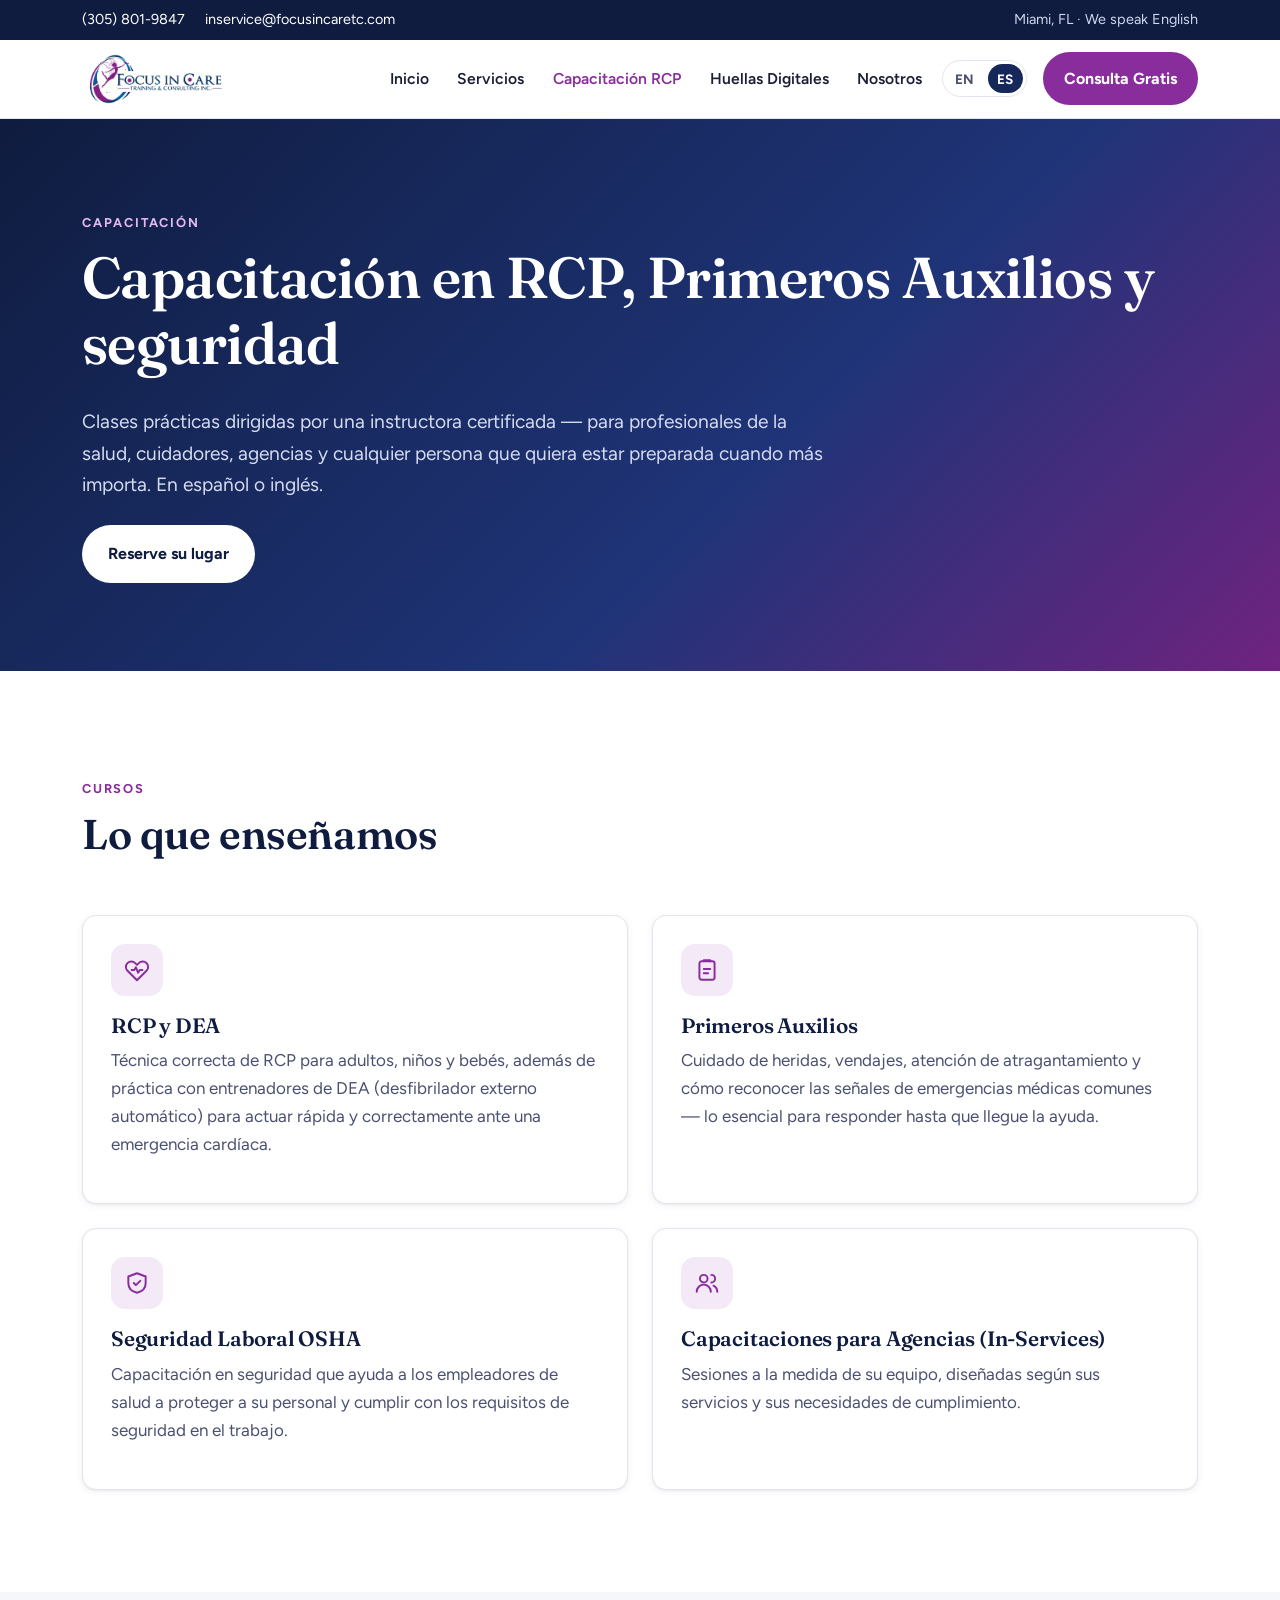
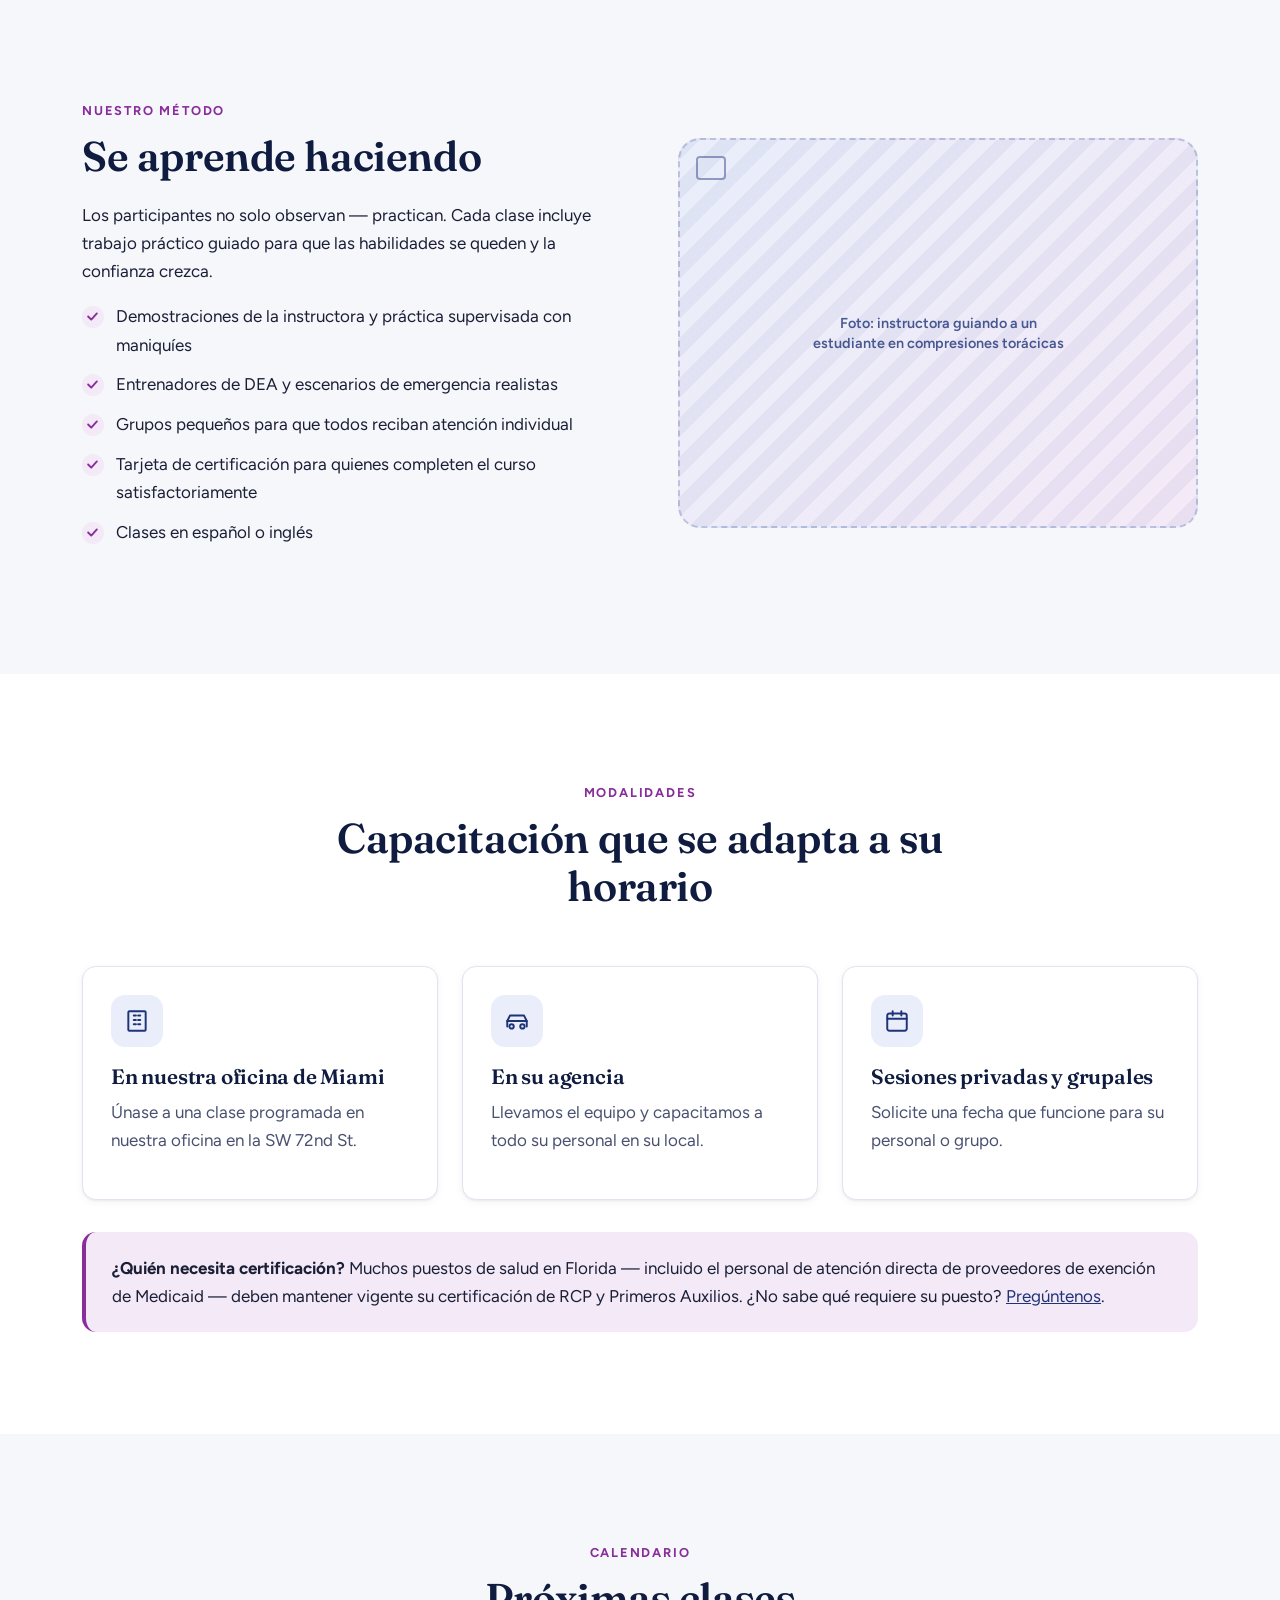
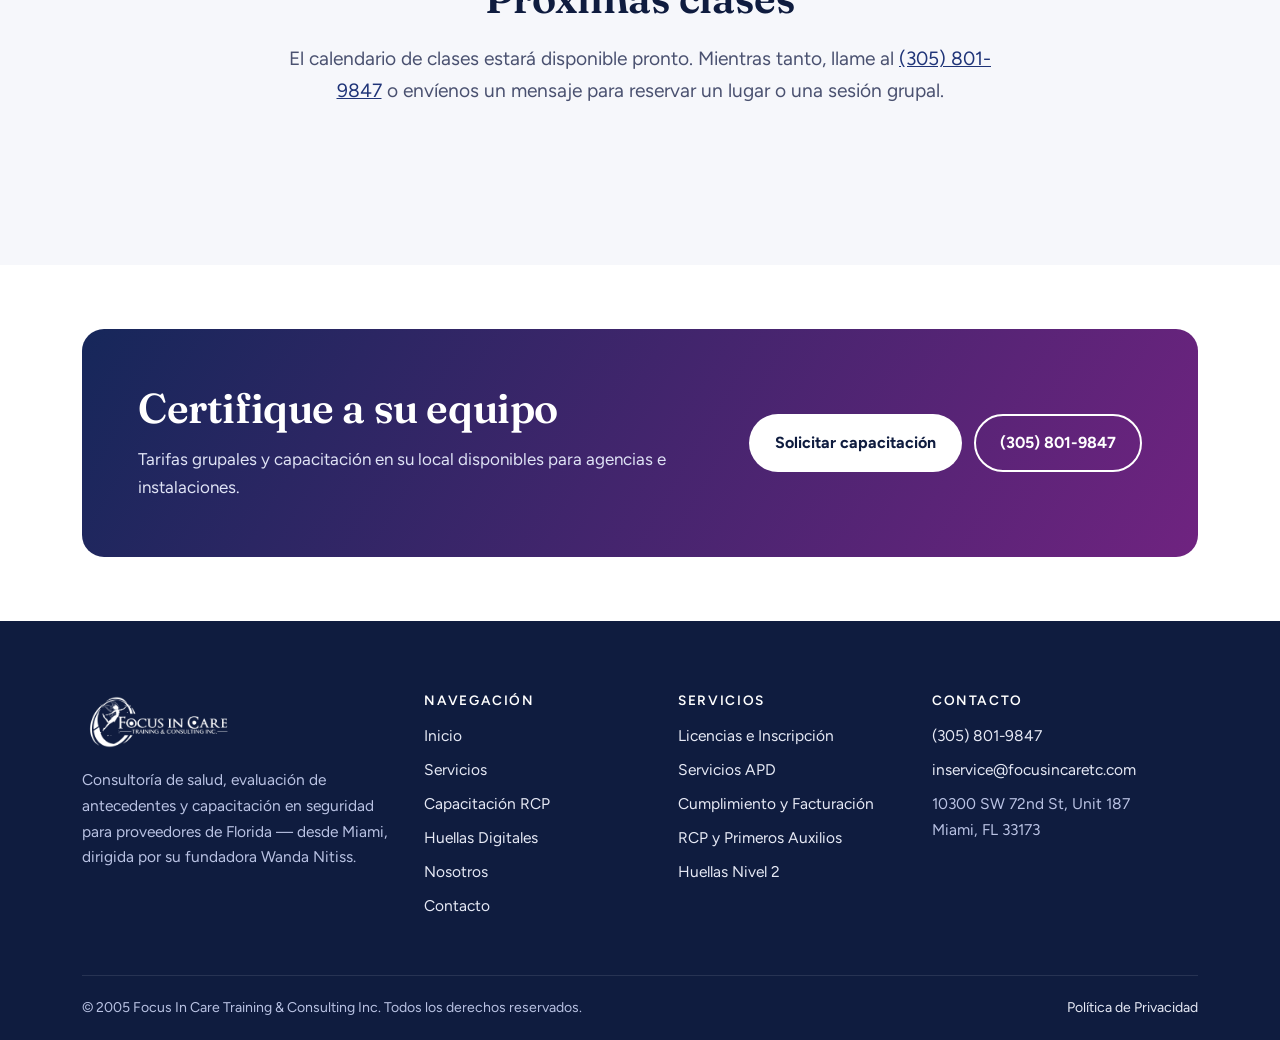
<file: es/capacitacion.html>
<!DOCTYPE html>
<html lang="es">
<head>
<meta charset="utf-8">
<meta name="viewport" content="width=device-width, initial-scale=1">
<title>Capacitación en RCP, Primeros Auxilios y OSHA en Miami | Focus In Care</title>
<meta name="description" content="Clases prácticas de RCP, DEA, Primeros Auxilios y seguridad OSHA en Miami para personal de salud, cuidadores y el público. Capacitación grupal y en su local, en español o inglés.">
<link rel="canonical" href="https://focusincaretc.com/es/capacitacion.html">
<link rel="alternate" hreflang="en" href="https://focusincaretc.com/training.html">
<link rel="alternate" hreflang="es" href="https://focusincaretc.com/es/capacitacion.html">
<link rel="alternate" hreflang="x-default" href="https://focusincaretc.com/training.html">
<meta property="og:type" content="website">
<meta property="og:site_name" content="Focus In Care Training &amp; Consulting">
<meta property="og:title" content="Capacitación en RCP, Primeros Auxilios y OSHA en Miami | Focus In Care">
<meta property="og:description" content="Clases prácticas de RCP, DEA, Primeros Auxilios y seguridad OSHA en Miami para personal de salud, cuidadores y el público. Capacitación grupal y en su local, en español o inglés.">
<meta property="og:url" content="https://focusincaretc.com/es/capacitacion.html">
<meta property="og:image" content="https://focusincaretc.com/assets/img/og-image.png">
<meta property="og:locale" content="es_US">
<meta name="theme-color" content="#0f1c3f">
<link rel="icon" href="../assets/img/favicon.svg" type="image/svg+xml">
<link rel="preconnect" href="https://fonts.googleapis.com">
<link rel="preconnect" href="https://fonts.gstatic.com" crossorigin>
<link href="https://fonts.googleapis.com/css2?family=Figtree:wght@400;500;600;700&family=Fraunces:opsz,wght@9..144,500;9..144,600&display=swap" rel="stylesheet">
<link rel="stylesheet" href="../assets/css/styles.css">
</head>
<body>
<a class="skip-link" href="#main">Saltar al contenido principal</a>

<div class="topbar">
  <div class="wrap">
    <div class="topbar__contact">
      <a href="tel:+13058019847">(305) 801-9847</a>
      <a href="mailto:inservice@focusincaretc.com">inservice@focusincaretc.com</a>
    </div>
    <div>Miami, FL · We speak English</div>
  </div>
</div>

<header class="site-header">
  <div class="wrap">
    <a class="brand" href="index.html" aria-label="Focus In Care Training &amp; Consulting — Inicio">
      <img src="../assets/img/logo.svg" alt="Focus In Care Training &amp; Consulting Inc." width="148" height="56">
    </a>
    <button class="nav-toggle" type="button" aria-expanded="false" aria-controls="site-nav"><span></span><span class="visually-hidden">Menú</span></button>
    <nav class="nav" id="site-nav" aria-label="Main">
      <ul class="nav__list">
          <li><a href="index.html">Inicio</a></li>
          <li><a href="servicios.html">Servicios</a></li>
          <li><a href="capacitacion.html" aria-current="page">Capacitación RCP</a></li>
          <li><a href="huellas-digitales.html">Huellas Digitales</a></li>
          <li><a href="nosotros.html">Nosotros</a></li>
      </ul>
      <div class="lang-switch" role="group" aria-label="Idioma"><a href="../training.html" lang="en" hreflang="en" title="View in English">EN</a><span lang="es">ES</span></div>
      <a class="btn btn--primary" href="contacto.html">Consulta Gratis</a>
    </nav>
  </div>
</header>

<main id="main">
<section class="page-hero">
  <div class="wrap">
    <span class="eyebrow">Capacitación</span>
    <h1>Capacitación en RCP, Primeros Auxilios y seguridad</h1>
    <p class="lead">Clases prácticas dirigidas por una instructora certificada — para profesionales de la salud, cuidadores, agencias y cualquier persona que quiera estar preparada cuando más importa. En español o inglés.</p>
    <div class="btn-row" style="margin-top:1.5rem">
      <a class="btn btn--light" href="contacto.html?service=cpr">Reserve su lugar</a>
    </div>
  </div>
</section>

<section class="section">
  <div class="wrap">
    <div class="section-head">
      <span class="eyebrow">Cursos</span>
      <h2>Lo que enseñamos</h2>
    </div>
    <div class="grid grid--2">
      <article class="card"><div class="icon"><svg viewBox="0 0 24 24" fill="none" stroke="currentColor" stroke-width="1.8" stroke-linecap="round" stroke-linejoin="round" aria-hidden="true"><path d="M20.8 5.6a5 5 0 0 0-7.1 0L12 7.3l-1.7-1.7a5 5 0 1 0-7.1 7.1L12 21.5l8.8-8.8a5 5 0 0 0 0-7.1z"/><path d="M7 12h2.5l1.5-2.5 2 5 1.5-2.5H17"/></svg></div><h3>RCP y DEA</h3><p>Técnica correcta de RCP para adultos, niños y bebés, además de práctica con entrenadores de DEA (desfibrilador externo automático) para actuar rápida y correctamente ante una emergencia cardíaca.</p></article>
      <article class="card"><div class="icon"><svg viewBox="0 0 24 24" fill="none" stroke="currentColor" stroke-width="1.8" stroke-linecap="round" stroke-linejoin="round" aria-hidden="true"><rect x="5" y="4" width="14" height="17" rx="2"/><path d="M9 4V3h6v1"/><path d="M9 11h6M9 15h4"/></svg></div><h3>Primeros Auxilios</h3><p>Cuidado de heridas, vendajes, atención de atragantamiento y cómo reconocer las señales de emergencias médicas comunes — lo esencial para responder hasta que llegue la ayuda.</p></article>
      <article class="card"><div class="icon"><svg viewBox="0 0 24 24" fill="none" stroke="currentColor" stroke-width="1.8" stroke-linecap="round" stroke-linejoin="round" aria-hidden="true"><path d="M12 3l8 3v6c0 5-3.5 8-8 9-4.5-1-8-4-8-9V6l8-3z"/><path d="M9 12l2 2 4-4"/></svg></div><h3>Seguridad Laboral OSHA</h3><p>Capacitación en seguridad que ayuda a los empleadores de salud a proteger a su personal y cumplir con los requisitos de seguridad en el trabajo.</p></article>
      <article class="card"><div class="icon"><svg viewBox="0 0 24 24" fill="none" stroke="currentColor" stroke-width="1.8" stroke-linecap="round" stroke-linejoin="round" aria-hidden="true"><circle cx="9" cy="8" r="3.5"/><path d="M2.5 20a6.5 6.5 0 0 1 13 0"/><path d="M16 4.5a3.5 3.5 0 0 1 0 7"/><path d="M18 14.5a6.5 6.5 0 0 1 3.5 5.5"/></svg></div><h3>Capacitaciones para Agencias (In-Services)</h3><p>Sesiones a la medida de su equipo, diseñadas según sus servicios y sus necesidades de cumplimiento.</p></article>
    </div>
  </div>
</section>

<section class="section section--alt">
  <div class="wrap split">
    <div>
      <span class="eyebrow">Nuestro método</span>
      <h2>Se aprende haciendo</h2>
      <p>Los participantes no solo observan — practican. Cada clase incluye trabajo práctico guiado para que las habilidades se queden y la confianza crezca.</p>
      <ul class="checklist">
        <li>Demostraciones de la instructora y práctica supervisada con maniquíes</li>
        <li>Entrenadores de DEA y escenarios de emergencia realistas</li>
        <li>Grupos pequeños para que todos reciban atención individual</li>
        <li>Tarjeta de certificación para quienes completen el curso satisfactoriamente</li>
        <li>Clases en español o inglés</li>
      </ul>
    </div>
    <div class="ph" role="img" aria-label="Foto: instructora guiando a un estudiante en compresiones torácicas"><span class="ph__label">Foto: instructora guiando a un estudiante en compresiones torácicas</span></div>
  </div>
</section>

<section class="section">
  <div class="wrap">
    <div class="section-head section-head--center">
      <span class="eyebrow">Modalidades</span>
      <h2>Capacitación que se adapta a su horario</h2>
    </div>
    <div class="grid grid--3">
      <div class="card"><div class="icon icon--navy"><svg viewBox="0 0 24 24" fill="none" stroke="currentColor" stroke-width="1.8" stroke-linecap="round" stroke-linejoin="round" aria-hidden="true"><rect x="4" y="3" width="16" height="18" rx="1"/><path d="M9 7h2M13 7h2M9 11h2M13 11h2M9 15h2M13 15h2"/></svg></div><h3>En nuestra oficina de Miami</h3><p>Únase a una clase programada en nuestra oficina en la SW 72nd St.</p></div>
      <div class="card"><div class="icon icon--navy"><svg viewBox="0 0 24 24" fill="none" stroke="currentColor" stroke-width="1.8" stroke-linecap="round" stroke-linejoin="round" aria-hidden="true"><path d="M3 17v-5l2.5-5h13L21 12v5"/><path d="M3 12h18"/><circle cx="7" cy="17" r="2"/><circle cx="17" cy="17" r="2"/></svg></div><h3>En su agencia</h3><p>Llevamos el equipo y capacitamos a todo su personal en su local.</p></div>
      <div class="card"><div class="icon icon--navy"><svg viewBox="0 0 24 24" fill="none" stroke="currentColor" stroke-width="1.8" stroke-linecap="round" stroke-linejoin="round" aria-hidden="true"><rect x="3" y="5" width="18" height="16" rx="2"/><path d="M3 10h18M8 3v4M16 3v4"/></svg></div><h3>Sesiones privadas y grupales</h3><p>Solicite una fecha que funcione para su personal o grupo.</p></div>
    </div>
    <div class="callout" style="margin-top:32px">
      <p><strong>¿Quién necesita certificación?</strong> Muchos puestos de salud en Florida — incluido el personal de atención directa de proveedores de exención de Medicaid — deben mantener vigente su certificación de RCP y Primeros Auxilios. ¿No sabe qué requiere su puesto? <a href="contacto.html?service=cpr">Pregúntenos</a>.</p>
    </div>
  </div>
</section>

<section class="section section--alt">
  <div class="wrap">
    <div class="section-head section-head--center">
      <span class="eyebrow">Calendario</span>
      <h2>Próximas clases</h2>
      <p class="lead">El calendario de clases estará disponible pronto. Mientras tanto, llame al <a href="tel:+13058019847">(305) 801-9847</a> o envíenos un mensaje para reservar un lugar o una sesión grupal.</p>
    </div>
  </div>
</section>

<section class="section section--tight">
  <div class="wrap">
    <div class="cta-band">
      <div>
        <h2>Certifique a su equipo</h2>
        <p>Tarifas grupales y capacitación en su local disponibles para agencias e instalaciones.</p>
      </div>
      <div class="btn-row">
        <a class="btn btn--light" href="contacto.html?service=cpr">Solicitar capacitación</a>
        <a class="btn btn--ghost" style="color:#fff" href="tel:+13058019847">(305) 801-9847</a>
      </div>
    </div>
  </div>
</section>
</main>

<footer class="site-footer">
  <div class="wrap">
    <div class="footer__grid">
      <div>
        <img class="footer__logo" src="../assets/img/logo.svg" alt="Focus In Care Training &amp; Consulting Inc." width="154" height="58" loading="lazy">
        <p>Consultoría de salud, evaluación de antecedentes y capacitación en seguridad para proveedores de Florida — desde Miami, dirigida por su fundadora Wanda Nitiss.</p>
      </div>
      <div>
        <h2>Navegación</h2>
        <ul>
          <li><a href="index.html">Inicio</a></li>
          <li><a href="servicios.html">Servicios</a></li>
          <li><a href="capacitacion.html">Capacitación RCP</a></li>
          <li><a href="huellas-digitales.html">Huellas Digitales</a></li>
          <li><a href="nosotros.html">Nosotros</a></li>
          <li><a href="contacto.html">Contacto</a></li>
        </ul>
      </div>
      <div>
        <h2>Servicios</h2>
        <ul>
          <li><a href="servicios.html#licencias">Licencias e Inscripción</a></li>
          <li><a href="servicios.html#apd">Servicios APD</a></li>
          <li><a href="servicios.html#cumplimiento">Cumplimiento y Facturación</a></li>
          <li><a href="capacitacion.html">RCP y Primeros Auxilios</a></li>
          <li><a href="huellas-digitales.html">Huellas Nivel 2</a></li>
        </ul>
      </div>
      <div>
        <h2>Contacto</h2>
        <ul>
          <li><a href="tel:+13058019847">(305) 801-9847</a></li>
          <li><a href="mailto:inservice@focusincaretc.com">inservice@focusincaretc.com</a></li>
          <li>10300 SW 72nd St, Unit 187<br>Miami, FL 33173</li>
        </ul>
      </div>
    </div>
    <div class="footer__bottom">
      <span>© 2005 Focus In Care Training &amp; Consulting Inc. Todos los derechos reservados.</span>
      <a href="privacidad.html">Política de Privacidad</a>
    </div>
  </div>
</footer>

<script src="../assets/js/main.js" defer></script>
</body>
</html>
</file>
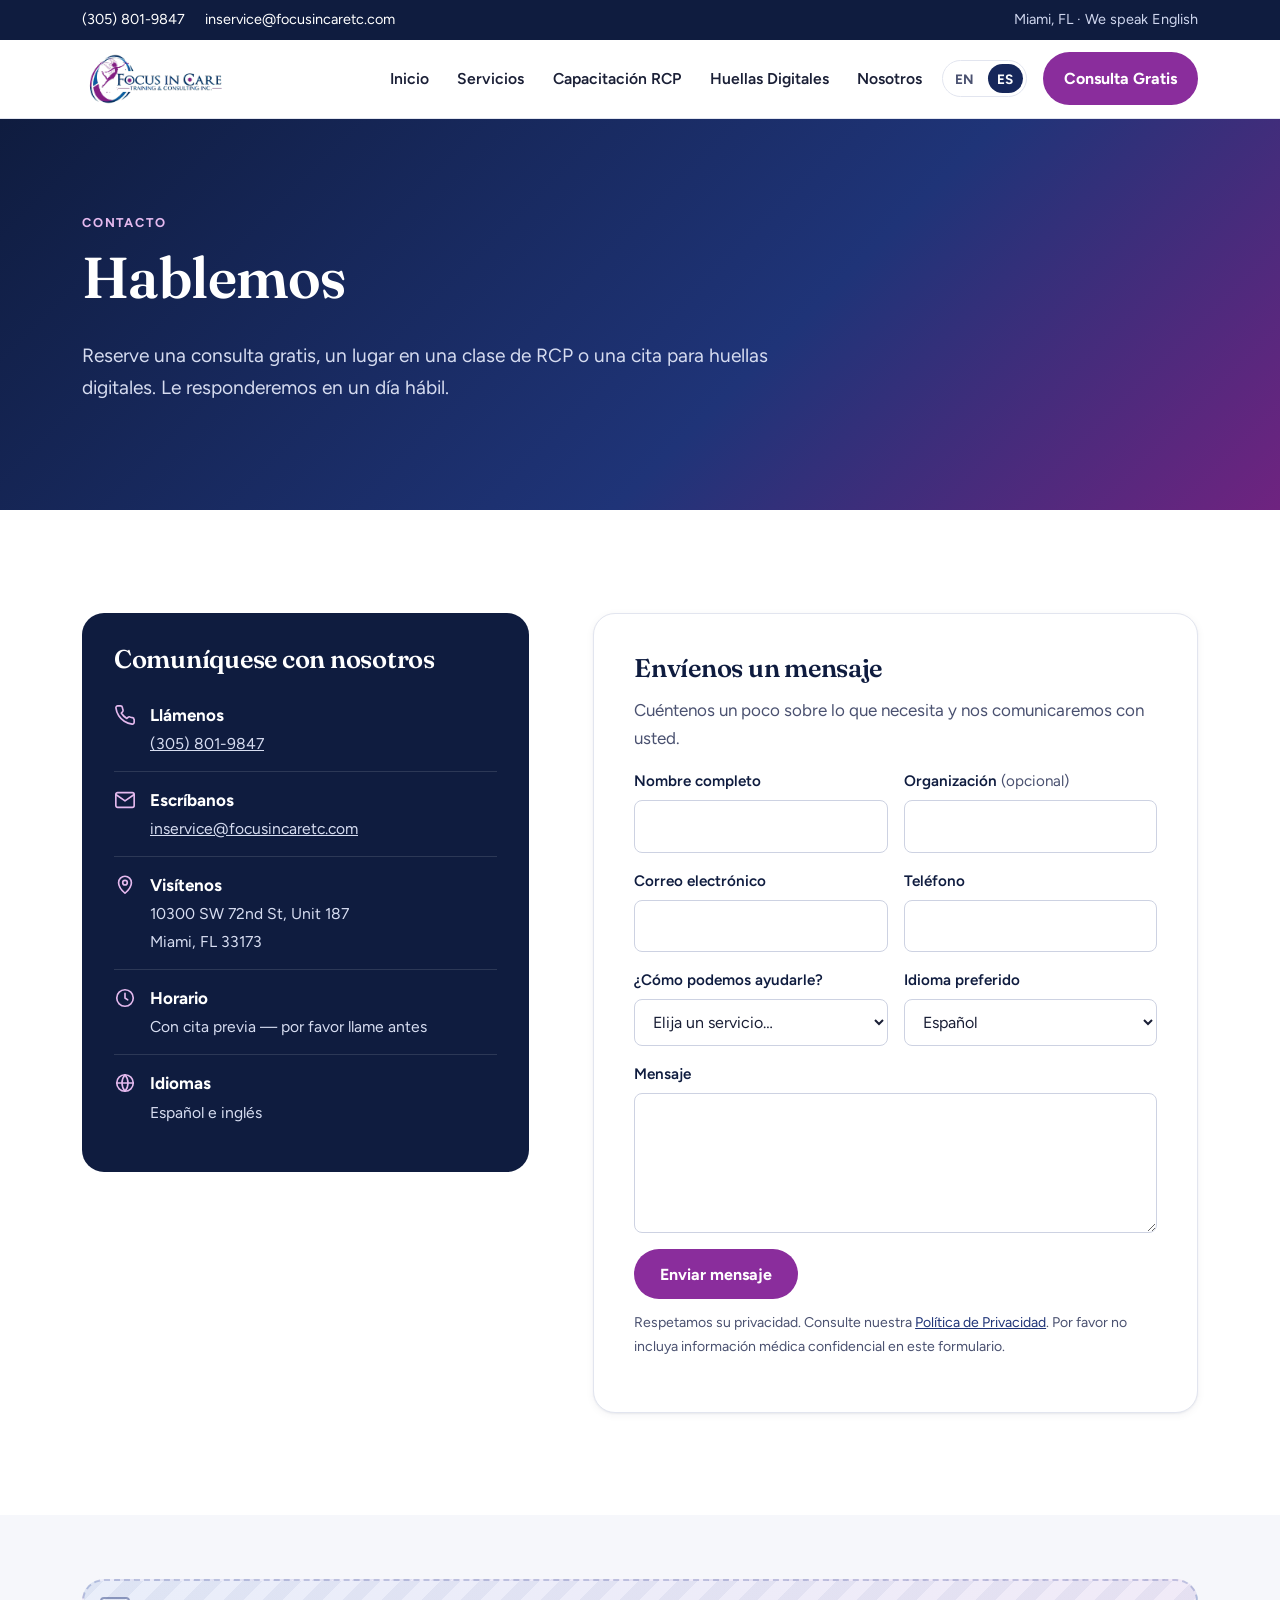
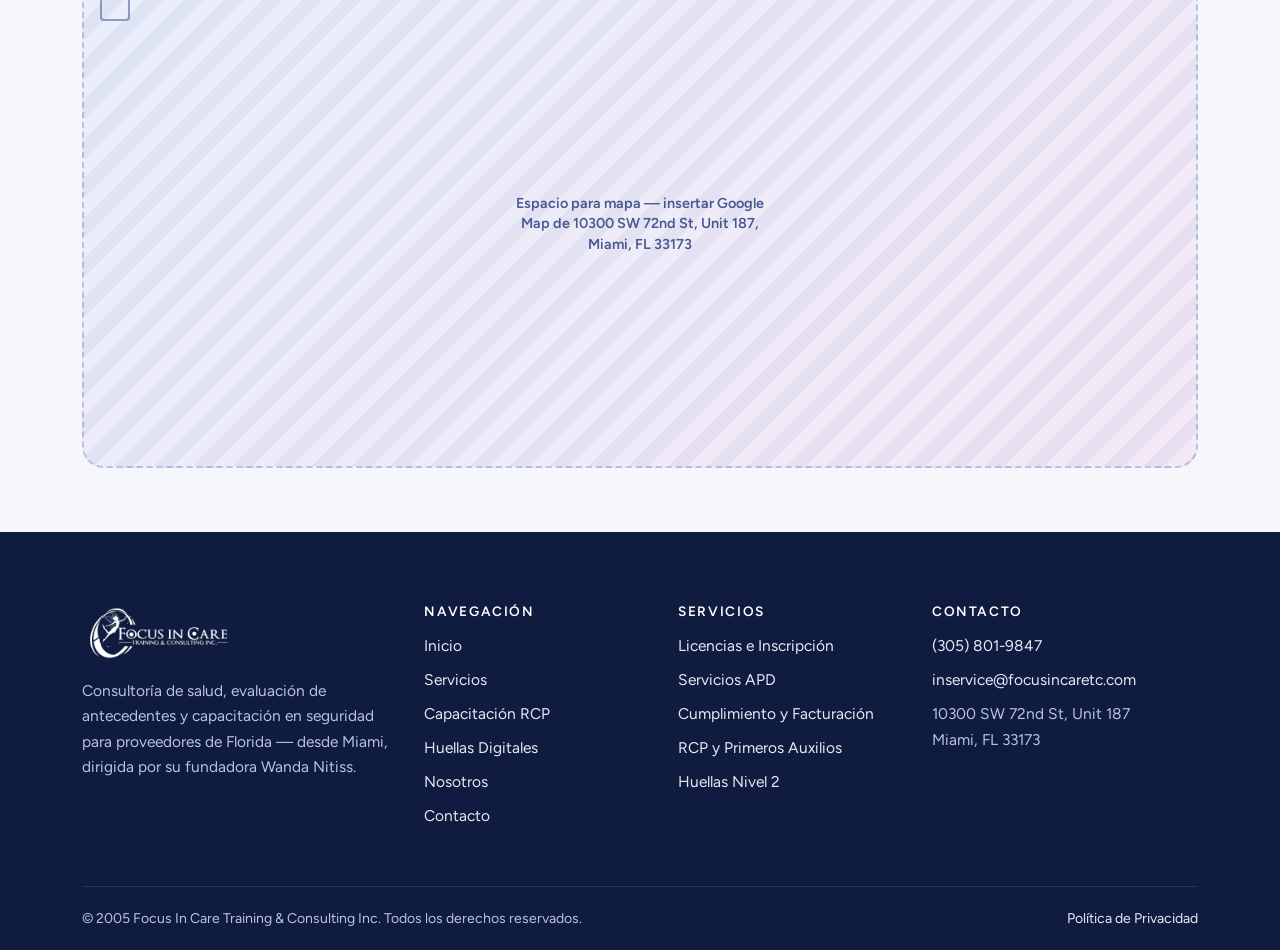
<file: es/contacto.html>
<!doctype html>
<html lang="es">
  <head>
    <meta charset="utf-8" />
    <meta name="viewport" content="width=device-width, initial-scale=1" />
    <title>
      Contacto Focus In Care | Reserve una Consulta Gratis en Miami, FL
    </title>
    <meta
      name="description"
      content="Contacte a Focus In Care Training & Consulting en Miami: (305) 801-9847, inservice@focusincaretc.com, 10300 SW 72nd St, Unit 187. Reserve una consulta gratis, clase de RCP o huellas digitales."
    />
    <link rel="canonical" href="https://focusincaretc.com/es/contacto.html" />
    <link
      rel="alternate"
      hreflang="en"
      href="https://focusincaretc.com/contact.html"
    />
    <link
      rel="alternate"
      hreflang="es"
      href="https://focusincaretc.com/es/contacto.html"
    />
    <link
      rel="alternate"
      hreflang="x-default"
      href="https://focusincaretc.com/contact.html"
    />
    <meta property="og:type" content="website" />
    <meta
      property="og:site_name"
      content="Focus In Care Training &amp; Consulting"
    />
    <meta
      property="og:title"
      content="Contacto Focus In Care | Reserve una Consulta Gratis en Miami, FL"
    />
    <meta
      property="og:description"
      content="Contacte a Focus In Care Training & Consulting en Miami: (305) 801-9847, inservice@focusincaretc.com, 10300 SW 72nd St, Unit 187. Reserve una consulta gratis, clase de RCP o huellas digitales."
    />
    <meta
      property="og:url"
      content="https://focusincaretc.com/es/contacto.html"
    />
    <meta
      property="og:image"
      content="https://focusincaretc.com/assets/img/og-image.png"
    />
    <meta property="og:locale" content="es_US" />
    <meta name="theme-color" content="#0f1c3f" />
    <link rel="icon" href="../assets/img/favicon.svg" type="image/svg+xml" />
    <link rel="preconnect" href="https://fonts.googleapis.com" />
    <link rel="preconnect" href="https://fonts.gstatic.com" crossorigin />
    <link
      href="https://fonts.googleapis.com/css2?family=Figtree:wght@400;500;600;700&family=Fraunces:opsz,wght@9..144,500;9..144,600&display=swap"
      rel="stylesheet"
    />
    <link rel="stylesheet" href="../assets/css/styles.css" />
  </head>
  <body>
    <a class="skip-link" href="#main">Saltar al contenido principal</a>

    <div class="topbar">
      <div class="wrap">
        <div class="topbar__contact">
          <a href="tel:+13058019847">(305) 801-9847</a>
          <a href="mailto:inservice@focusincaretc.com"
            >inservice@focusincaretc.com</a
          >
        </div>
        <div>Miami, FL · We speak English</div>
      </div>
    </div>

    <header class="site-header">
      <div class="wrap">
        <a
          class="brand"
          href="index.html"
          aria-label="Focus In Care Training &amp; Consulting — Inicio"
        >
          <img
            src="../assets/img/logo.svg"
            alt="Focus In Care Training &amp; Consulting Inc."
            width="148"
            height="56"
          />
        </a>
        <button
          class="nav-toggle"
          type="button"
          aria-expanded="false"
          aria-controls="site-nav"
        >
          <span></span><span class="visually-hidden">Menú</span>
        </button>
        <nav class="nav" id="site-nav" aria-label="Main">
          <ul class="nav__list">
            <li><a href="index.html">Inicio</a></li>
            <li><a href="servicios.html">Servicios</a></li>
            <li><a href="capacitacion.html">Capacitación RCP</a></li>
            <li><a href="huellas-digitales.html">Huellas Digitales</a></li>
            <li><a href="nosotros.html">Nosotros</a></li>
          </ul>
          <div class="lang-switch" role="group" aria-label="Idioma">
            <a
              href="../contact.html"
              lang="en"
              hreflang="en"
              title="View in English"
              >EN</a
            ><span lang="es">ES</span>
          </div>
          <a class="btn btn--primary" href="contacto.html">Consulta Gratis</a>
        </nav>
      </div>
    </header>

    <main id="main">
      <section class="page-hero">
        <div class="wrap">
          <span class="eyebrow">Contacto</span>
          <h1>Hablemos</h1>
          <p class="lead">
            Reserve una consulta gratis, un lugar en una clase de RCP o una cita
            para huellas digitales. Le responderemos en un día hábil.
          </p>
        </div>
      </section>

      <section class="section">
        <div class="wrap contact-grid">
          <aside class="contact-card">
            <h2>Comuníquese con nosotros</h2>
            <ul class="info-list">
              <li>
                <svg
                  viewBox="0 0 24 24"
                  fill="none"
                  stroke="currentColor"
                  stroke-width="1.8"
                  stroke-linecap="round"
                  stroke-linejoin="round"
                  aria-hidden="true"
                >
                  <path
                    d="M22 16.9v3a2 2 0 0 1-2.2 2 19.8 19.8 0 0 1-8.6-3.1 19.5 19.5 0 0 1-6-6A19.8 19.8 0 0 1 2.1 4.2 2 2 0 0 1 4.1 2h3a2 2 0 0 1 2 1.7c.1.9.4 1.8.7 2.7a2 2 0 0 1-.5 2.1L8 9.8a16 16 0 0 0 6 6l1.3-1.3a2 2 0 0 1 2.1-.4c.9.3 1.8.6 2.7.7a2 2 0 0 1 1.7 2z"
                  />
                </svg>
                <div>
                  <strong>Llámenos</strong
                  ><span><a href="tel:+13058019847">(305) 801-9847</a></span>
                </div>
              </li>
              <li>
                <svg
                  viewBox="0 0 24 24"
                  fill="none"
                  stroke="currentColor"
                  stroke-width="1.8"
                  stroke-linecap="round"
                  stroke-linejoin="round"
                  aria-hidden="true"
                >
                  <rect x="2" y="4" width="20" height="16" rx="2" />
                  <path d="M22 6l-10 7L2 6" />
                </svg>
                <div>
                  <strong>Escríbanos</strong
                  ><span
                    ><a href="mailto:inservice@focusincaretc.com"
                      >inservice@focusincaretc.com</a
                    ></span
                  >
                </div>
              </li>
              <li>
                <svg
                  viewBox="0 0 24 24"
                  fill="none"
                  stroke="currentColor"
                  stroke-width="1.8"
                  stroke-linecap="round"
                  stroke-linejoin="round"
                  aria-hidden="true"
                >
                  <path
                    d="M12 21s-7-6.1-7-11.5a7 7 0 0 1 14 0C19 14.9 12 21 12 21z"
                  />
                  <circle cx="12" cy="9.5" r="2.5" />
                </svg>
                <div>
                  <strong>Visítenos</strong
                  ><span>10300 SW 72nd St, Unit 187<br />Miami, FL 33173</span>
                </div>
              </li>
              <li>
                <svg
                  viewBox="0 0 24 24"
                  fill="none"
                  stroke="currentColor"
                  stroke-width="1.8"
                  stroke-linecap="round"
                  stroke-linejoin="round"
                  aria-hidden="true"
                >
                  <circle cx="12" cy="12" r="9" />
                  <path d="M12 7v5l3 2" />
                </svg>
                <div>
                  <strong>Horario</strong
                  ><span>Con cita previa — por favor llame antes</span>
                </div>
              </li>
              <li>
                <svg
                  viewBox="0 0 24 24"
                  fill="none"
                  stroke="currentColor"
                  stroke-width="1.8"
                  stroke-linecap="round"
                  stroke-linejoin="round"
                  aria-hidden="true"
                >
                  <circle cx="12" cy="12" r="9" />
                  <path
                    d="M3 12h18M12 3a14 14 0 0 1 0 18M12 3a14 14 0 0 0 0 18"
                  />
                </svg>
                <div><strong>Idiomas</strong><span>Español e inglés</span></div>
              </li>
            </ul>
          </aside>

          <!--
      FORM DELIVERY: This static form has no server. To receive submissions by email,
      create a free form endpoint (e.g. Formspree, Basin, Netlify Forms) and paste its URL
      into data-endpoint below, e.g. data-endpoint="https://formspree.io/f/abcdwxyz".
      Until then, submitting opens the visitor's email app with the message pre-filled.
    -->
          <form
            class="form"
            id="contact-form"
            data-endpoint="https://formspree.io/f/mnpnykok"
            novalidate
          >
            <h2 style="font-size: 1.6rem">Envíenos un mensaje</h2>
            <p style="color: var(--ink-soft)">
              Cuéntenos un poco sobre lo que necesita y nos comunicaremos con
              usted.
            </p>
            <div class="form__row">
              <div class="field">
                <label for="f-name">Nombre completo</label
                ><input
                  id="f-name"
                  name="name"
                  type="text"
                  autocomplete="name"
                  required
                /><span class="error" aria-live="polite"></span>
              </div>
              <div class="field">
                <label for="f-org"
                  >Organización <span class="opt">(opcional)</span></label
                ><input
                  id="f-org"
                  name="organization"
                  type="text"
                  autocomplete="organization"
                /><span class="error"></span>
              </div>
            </div>
            <div class="form__row">
              <div class="field">
                <label for="f-email">Correo electrónico</label
                ><input
                  id="f-email"
                  name="email"
                  type="email"
                  autocomplete="email"
                  required
                /><span class="error" aria-live="polite"></span>
              </div>
              <div class="field">
                <label for="f-phone">Teléfono</label
                ><input
                  id="f-phone"
                  name="phone"
                  type="tel"
                  autocomplete="tel"
                  required
                /><span class="error" aria-live="polite"></span>
              </div>
            </div>
            <div class="form__row">
              <div class="field">
                <label for="f-service">¿Cómo podemos ayudarle?</label>
                <select id="f-service" name="service" required>
                  <option value="">Elija un servicio…</option>
                  <option value="consultation">Consulta gratis</option>
                  <option value="licensing">Licencias de AHCA</option>
                  <option value="enrollment">
                    Inscripción de proveedores / Medicaid / CMS
                  </option>
                  <option value="apd">Exención APD o revisión anual</option>
                  <option value="compliance">
                    Cumplimiento, políticas y auditorías
                  </option>
                  <option value="billing">Facturación FLMMIS</option>
                  <option value="cpr">
                    Capacitación en RCP / Primeros Auxilios / OSHA
                  </option>
                  <option value="fingerprinting">
                    Huellas digitales Nivel 2
                  </option>
                  <option value="other">Otro</option></select
                ><span class="error" aria-live="polite"></span>
              </div>
              <div class="field">
                <label for="f-lang">Idioma preferido</label>
                <select id="f-lang" name="language">
                  <option value="Spanish">Español</option>
                  <option value="English">English</option></select
                ><span class="error"></span>
              </div>
            </div>
            <div class="field">
              <label for="f-message">Mensaje</label
              ><textarea id="f-message" name="message" required></textarea
              ><span class="error" aria-live="polite"></span>
            </div>
            <div class="hp" aria-hidden="true">
              <label for="f-website">Website</label
              ><input
                id="f-website"
                class="hp-input"
                name="website"
                type="text"
                tabindex="-1"
                autocomplete="off"
              />
            </div>
            <button class="btn btn--primary" type="submit">
              Enviar mensaje
            </button>
            <p class="form__note">
              Respetamos su privacidad. Consulte nuestra
              <a href="privacidad.html">Política de Privacidad</a>. Por favor no
              incluya información médica confidencial en este formulario.
            </p>
          </form>
        </div>
      </section>

      <section class="section section--alt section--tight">
        <div class="wrap">
          <div
            class="ph ph--wide map-ph"
            role="img"
            aria-label="Espacio para mapa — insertar Google Map de 10300 SW 72nd St, Unit 187, Miami, FL 33173"
          >
            <span class="ph__label"
              >Espacio para mapa — insertar Google Map de 10300 SW 72nd St, Unit
              187, Miami, FL 33173</span
            >
          </div>
        </div>
      </section>
    </main>

    <footer class="site-footer">
      <div class="wrap">
        <div class="footer__grid">
          <div>
            <img
              class="footer__logo"
              src="../assets/img/logo.svg"
              alt="Focus In Care Training &amp; Consulting Inc."
              width="154"
              height="58"
              loading="lazy"
            />
            <p>
              Consultoría de salud, evaluación de antecedentes y capacitación en
              seguridad para proveedores de Florida — desde Miami, dirigida por
              su fundadora Wanda Nitiss.
            </p>
          </div>
          <div>
            <h2>Navegación</h2>
            <ul>
              <li><a href="index.html">Inicio</a></li>
              <li><a href="servicios.html">Servicios</a></li>
              <li><a href="capacitacion.html">Capacitación RCP</a></li>
              <li><a href="huellas-digitales.html">Huellas Digitales</a></li>
              <li><a href="nosotros.html">Nosotros</a></li>
              <li><a href="contacto.html">Contacto</a></li>
            </ul>
          </div>
          <div>
            <h2>Servicios</h2>
            <ul>
              <li>
                <a href="servicios.html#licencias">Licencias e Inscripción</a>
              </li>
              <li><a href="servicios.html#apd">Servicios APD</a></li>
              <li>
                <a href="servicios.html#cumplimiento"
                  >Cumplimiento y Facturación</a
                >
              </li>
              <li><a href="capacitacion.html">RCP y Primeros Auxilios</a></li>
              <li><a href="huellas-digitales.html">Huellas Nivel 2</a></li>
            </ul>
          </div>
          <div>
            <h2>Contacto</h2>
            <ul>
              <li><a href="tel:+13058019847">(305) 801-9847</a></li>
              <li>
                <a href="mailto:inservice@focusincaretc.com"
                  >inservice@focusincaretc.com</a
                >
              </li>
              <li>10300 SW 72nd St, Unit 187<br />Miami, FL 33173</li>
            </ul>
          </div>
        </div>
        <div class="footer__bottom">
          <span
            >© 2005 Focus In Care Training &amp;
            Consulting Inc. Todos los derechos reservados.</span
          >
          <a href="privacidad.html">Política de Privacidad</a>
        </div>
      </div>
    </footer>

    <script src="../assets/js/main.js" defer></script>
  </body>
</html>
</file>
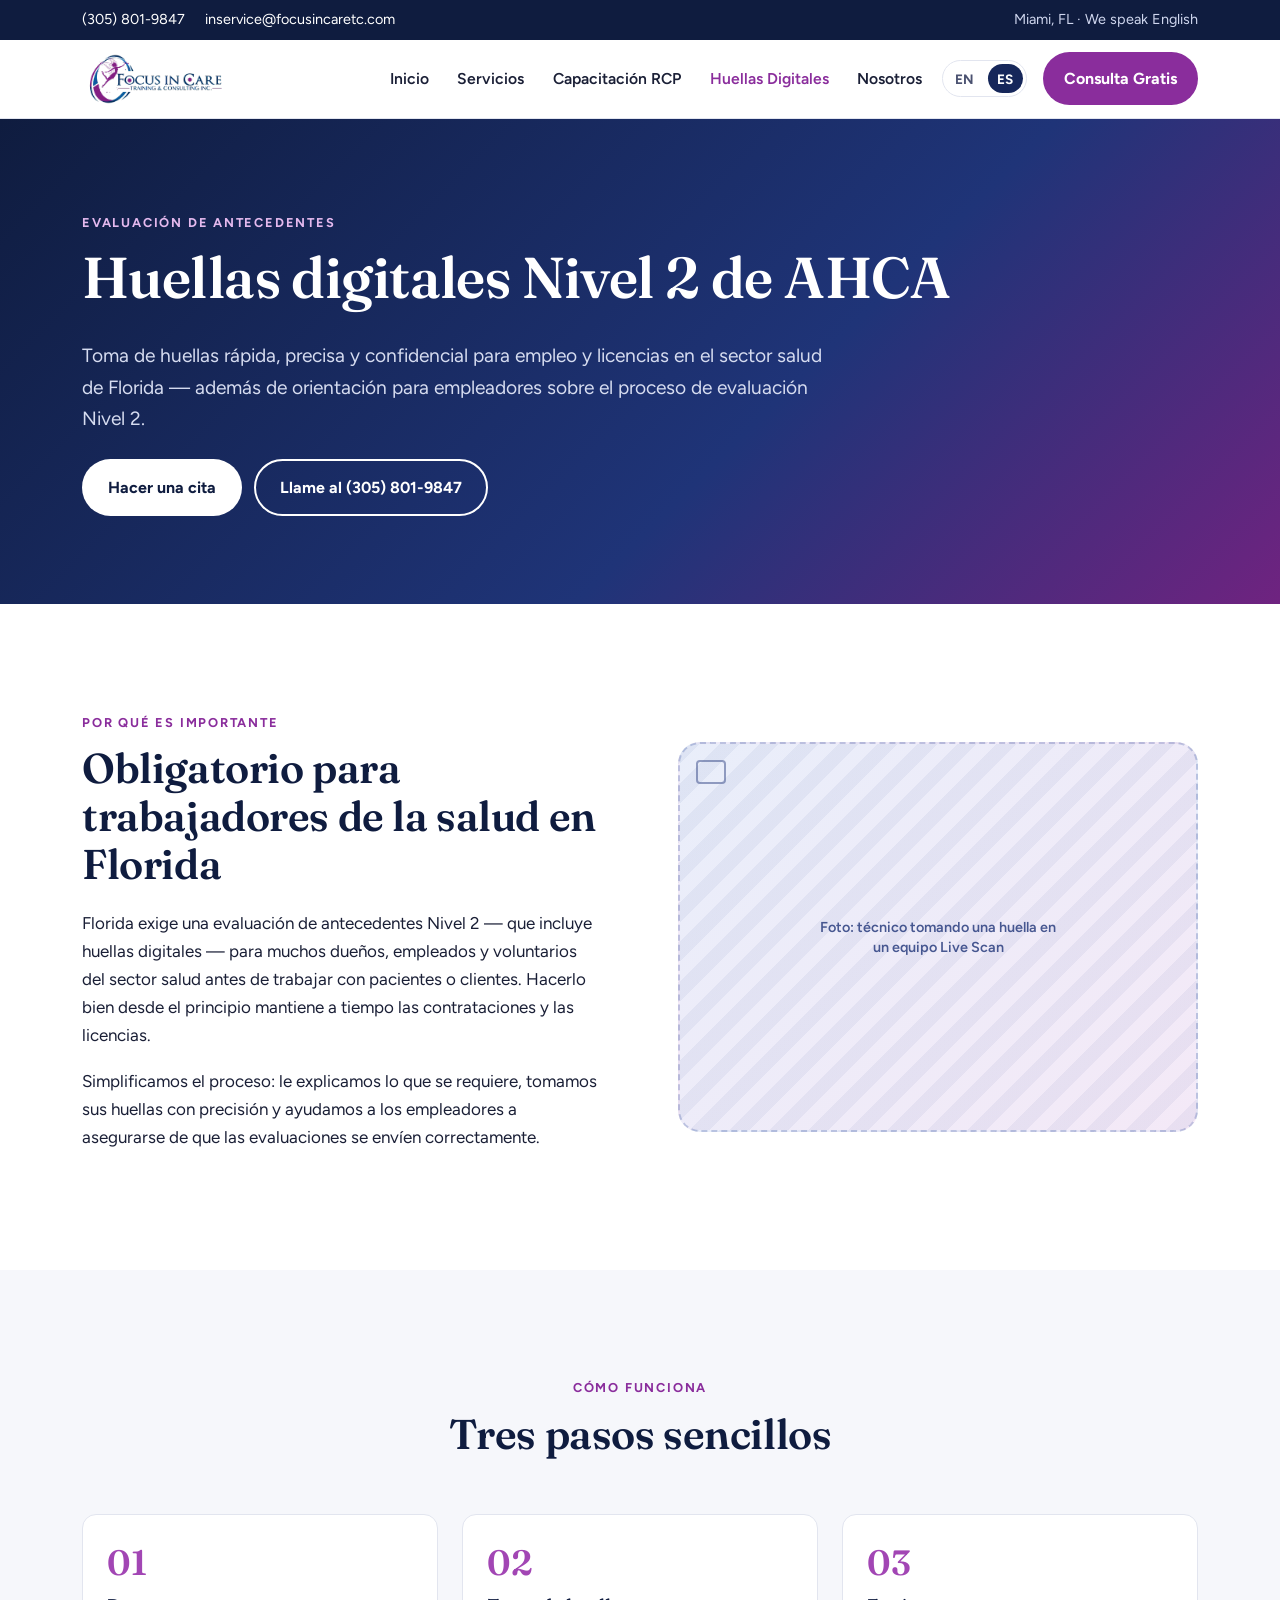
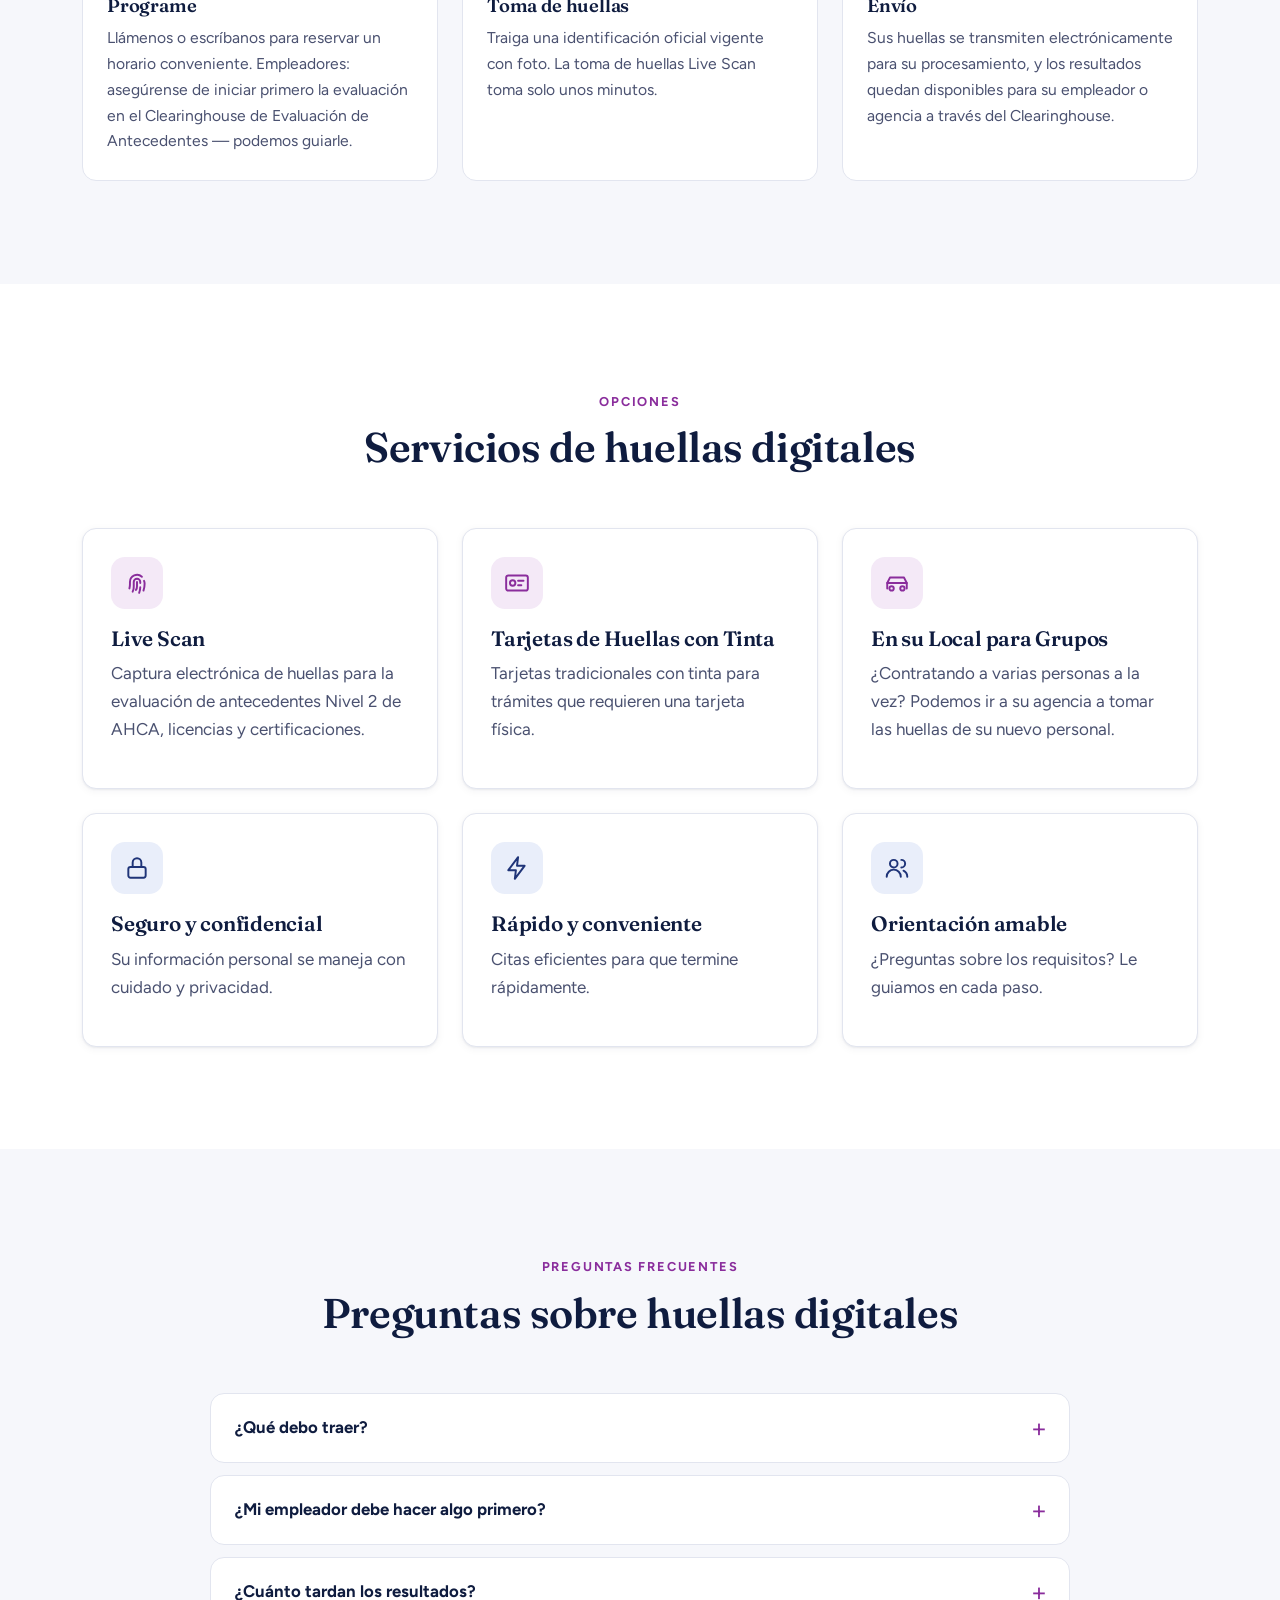
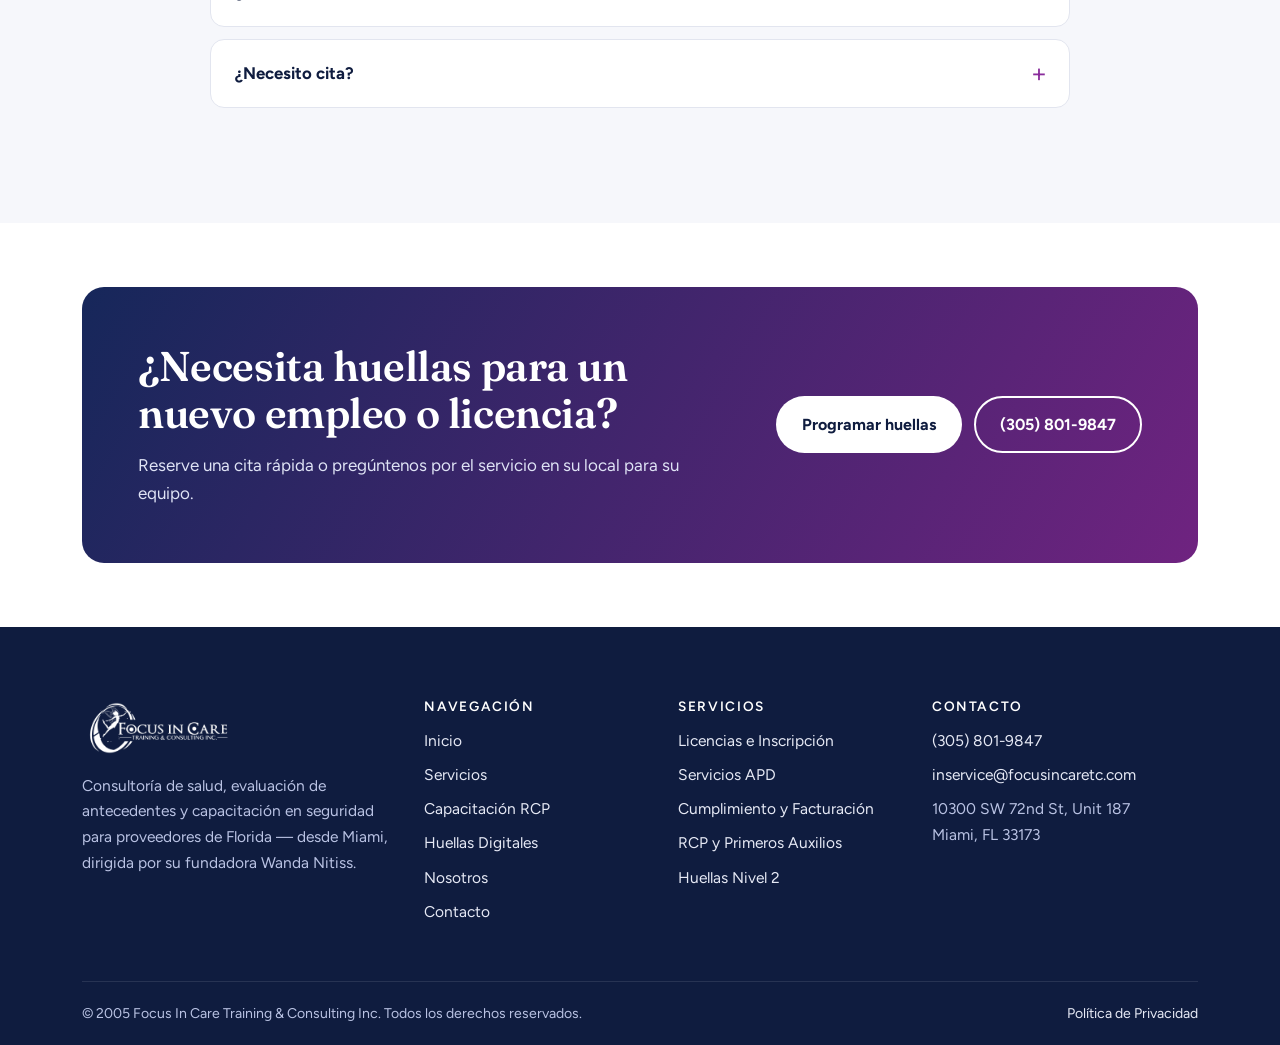
<file: es/huellas-digitales.html>
<!DOCTYPE html>
<html lang="es">
<head>
<meta charset="utf-8">
<meta name="viewport" content="width=device-width, initial-scale=1">
<title>Huellas Digitales Nivel 2 de AHCA y Evaluación de Antecedentes en Miami | Focus In Care</title>
<meta name="description" content="Huellas digitales Live Scan para la evaluación de antecedentes Nivel 2 de AHCA en Miami, FL. Ayuda para empleadores con el Clearinghouse y citas grupales o en su local.">
<link rel="canonical" href="https://focusincaretc.com/es/huellas-digitales.html">
<link rel="alternate" hreflang="en" href="https://focusincaretc.com/fingerprinting.html">
<link rel="alternate" hreflang="es" href="https://focusincaretc.com/es/huellas-digitales.html">
<link rel="alternate" hreflang="x-default" href="https://focusincaretc.com/fingerprinting.html">
<meta property="og:type" content="website">
<meta property="og:site_name" content="Focus In Care Training &amp; Consulting">
<meta property="og:title" content="Huellas Digitales Nivel 2 de AHCA y Evaluación de Antecedentes en Miami | Focus In Care">
<meta property="og:description" content="Huellas digitales Live Scan para la evaluación de antecedentes Nivel 2 de AHCA en Miami, FL. Ayuda para empleadores con el Clearinghouse y citas grupales o en su local.">
<meta property="og:url" content="https://focusincaretc.com/es/huellas-digitales.html">
<meta property="og:image" content="https://focusincaretc.com/assets/img/og-image.png">
<meta property="og:locale" content="es_US">
<meta name="theme-color" content="#0f1c3f">
<link rel="icon" href="../assets/img/favicon.svg" type="image/svg+xml">
<link rel="preconnect" href="https://fonts.googleapis.com">
<link rel="preconnect" href="https://fonts.gstatic.com" crossorigin>
<link href="https://fonts.googleapis.com/css2?family=Figtree:wght@400;500;600;700&family=Fraunces:opsz,wght@9..144,500;9..144,600&display=swap" rel="stylesheet">
<link rel="stylesheet" href="../assets/css/styles.css">
</head>
<body>
<a class="skip-link" href="#main">Saltar al contenido principal</a>

<div class="topbar">
  <div class="wrap">
    <div class="topbar__contact">
      <a href="tel:+13058019847">(305) 801-9847</a>
      <a href="mailto:inservice@focusincaretc.com">inservice@focusincaretc.com</a>
    </div>
    <div>Miami, FL · We speak English</div>
  </div>
</div>

<header class="site-header">
  <div class="wrap">
    <a class="brand" href="index.html" aria-label="Focus In Care Training &amp; Consulting — Inicio">
      <img src="../assets/img/logo.svg" alt="Focus In Care Training &amp; Consulting Inc." width="148" height="56">
    </a>
    <button class="nav-toggle" type="button" aria-expanded="false" aria-controls="site-nav"><span></span><span class="visually-hidden">Menú</span></button>
    <nav class="nav" id="site-nav" aria-label="Main">
      <ul class="nav__list">
          <li><a href="index.html">Inicio</a></li>
          <li><a href="servicios.html">Servicios</a></li>
          <li><a href="capacitacion.html">Capacitación RCP</a></li>
          <li><a href="huellas-digitales.html" aria-current="page">Huellas Digitales</a></li>
          <li><a href="nosotros.html">Nosotros</a></li>
      </ul>
      <div class="lang-switch" role="group" aria-label="Idioma"><a href="../fingerprinting.html" lang="en" hreflang="en" title="View in English">EN</a><span lang="es">ES</span></div>
      <a class="btn btn--primary" href="contacto.html">Consulta Gratis</a>
    </nav>
  </div>
</header>

<main id="main">
<section class="page-hero">
  <div class="wrap">
    <span class="eyebrow">Evaluación de antecedentes</span>
    <h1>Huellas digitales Nivel 2 de AHCA</h1>
    <p class="lead">Toma de huellas rápida, precisa y confidencial para empleo y licencias en el sector salud de Florida — además de orientación para empleadores sobre el proceso de evaluación Nivel 2.</p>
    <div class="btn-row" style="margin-top:1.5rem">
      <a class="btn btn--light" href="contacto.html?service=fingerprinting">Hacer una cita</a>
      <a class="btn btn--ghost" style="color:#fff" href="tel:+13058019847">Llame al (305) 801-9847</a>
    </div>
  </div>
</section>

<section class="section">
  <div class="wrap split">
    <div>
      <span class="eyebrow">Por qué es importante</span>
      <h2>Obligatorio para trabajadores de la salud en Florida</h2>
      <p>Florida exige una evaluación de antecedentes Nivel 2 — que incluye huellas digitales — para muchos dueños, empleados y voluntarios del sector salud antes de trabajar con pacientes o clientes. Hacerlo bien desde el principio mantiene a tiempo las contrataciones y las licencias.</p>
      <p>Simplificamos el proceso: le explicamos lo que se requiere, tomamos sus huellas con precisión y ayudamos a los empleadores a asegurarse de que las evaluaciones se envíen correctamente.</p>
    </div>
    <div class="ph" role="img" aria-label="Foto: técnico tomando una huella en un equipo Live Scan"><span class="ph__label">Foto: técnico tomando una huella en un equipo Live Scan</span></div>
  </div>
</section>

<section class="section section--alt">
  <div class="wrap">
    <div class="section-head section-head--center">
      <span class="eyebrow">Cómo funciona</span>
      <h2>Tres pasos sencillos</h2>
    </div>
    <ol class="steps steps--3">
      <li><h3>Programe</h3><p>Llámenos o escríbanos para reservar un horario conveniente. Empleadores: asegúrense de iniciar primero la evaluación en el Clearinghouse de Evaluación de Antecedentes — podemos guiarle.</p></li>
      <li><h3>Toma de huellas</h3><p>Traiga una identificación oficial vigente con foto. La toma de huellas Live Scan toma solo unos minutos.</p></li>
      <li><h3>Envío</h3><p>Sus huellas se transmiten electrónicamente para su procesamiento, y los resultados quedan disponibles para su empleador o agencia a través del Clearinghouse.</p></li>
    </ol>
  </div>
</section>

<section class="section">
  <div class="wrap">
    <div class="section-head section-head--center">
      <span class="eyebrow">Opciones</span>
      <h2>Servicios de huellas digitales</h2>
    </div>
    <div class="grid grid--3">
      <article class="card"><div class="icon"><svg viewBox="0 0 24 24" fill="none" stroke="currentColor" stroke-width="1.8" stroke-linecap="round" stroke-linejoin="round" aria-hidden="true"><path d="M12 11v4a6 6 0 0 1-1 3.5"/><path d="M8 20a10 10 0 0 0 1-5v-4a3 3 0 0 1 6 0v1"/><path d="M5 17a14 14 0 0 0 .5-4v-2a6.5 6.5 0 0 1 11-4.7"/><path d="M18.5 10a6 6 0 0 1 .5 2v1a17 17 0 0 1-1 6"/><path d="M15 16a13 13 0 0 1-1 5"/></svg></div><h3>Live Scan</h3><p>Captura electrónica de huellas para la evaluación de antecedentes Nivel 2 de AHCA, licencias y certificaciones.</p></article>
      <article class="card"><div class="icon"><svg viewBox="0 0 24 24" fill="none" stroke="currentColor" stroke-width="1.8" stroke-linecap="round" stroke-linejoin="round" aria-hidden="true"><rect x="2" y="5" width="20" height="14" rx="2"/><circle cx="8" cy="12" r="2.5"/><path d="M13 10h5M13 14h3"/></svg></div><h3>Tarjetas de Huellas con Tinta</h3><p>Tarjetas tradicionales con tinta para trámites que requieren una tarjeta física.</p></article>
      <article class="card"><div class="icon"><svg viewBox="0 0 24 24" fill="none" stroke="currentColor" stroke-width="1.8" stroke-linecap="round" stroke-linejoin="round" aria-hidden="true"><path d="M3 17v-5l2.5-5h13L21 12v5"/><path d="M3 12h18"/><circle cx="7" cy="17" r="2"/><circle cx="17" cy="17" r="2"/></svg></div><h3>En su Local para Grupos</h3><p>¿Contratando a varias personas a la vez? Podemos ir a su agencia a tomar las huellas de su nuevo personal.</p></article>
    </div>
    <div class="grid grid--3" style="margin-top:24px">
      <div class="card"><div class="icon icon--navy"><svg viewBox="0 0 24 24" fill="none" stroke="currentColor" stroke-width="1.8" stroke-linecap="round" stroke-linejoin="round" aria-hidden="true"><rect x="4" y="11" width="16" height="10" rx="2"/><path d="M8 11V7a4 4 0 0 1 8 0v4"/></svg></div><h3>Seguro y confidencial</h3><p>Su información personal se maneja con cuidado y privacidad.</p></div>
      <div class="card"><div class="icon icon--navy"><svg viewBox="0 0 24 24" fill="none" stroke="currentColor" stroke-width="1.8" stroke-linecap="round" stroke-linejoin="round" aria-hidden="true"><path d="M13 2L4 14h7l-1 8 9-12h-7z"/></svg></div><h3>Rápido y conveniente</h3><p>Citas eficientes para que termine rápidamente.</p></div>
      <div class="card"><div class="icon icon--navy"><svg viewBox="0 0 24 24" fill="none" stroke="currentColor" stroke-width="1.8" stroke-linecap="round" stroke-linejoin="round" aria-hidden="true"><circle cx="9" cy="8" r="3.5"/><path d="M2.5 20a6.5 6.5 0 0 1 13 0"/><path d="M16 4.5a3.5 3.5 0 0 1 0 7"/><path d="M18 14.5a6.5 6.5 0 0 1 3.5 5.5"/></svg></div><h3>Orientación amable</h3><p>¿Preguntas sobre los requisitos? Le guiamos en cada paso.</p></div>
    </div>
  </div>
</section>

<section class="section section--alt">
  <div class="wrap">
    <div class="section-head section-head--center">
      <span class="eyebrow">Preguntas frecuentes</span>
      <h2>Preguntas sobre huellas digitales</h2>
    </div>
    <div class="faq">
      <details>
        <summary>¿Qué debo traer?</summary>
        <div><p>Una identificación oficial vigente con foto (como licencia de conducir o pasaporte). Si su empleador le dio información o instrucciones sobre la evaluación, tráigalas también.</p></div>
      </details>
      <details>
        <summary>¿Mi empleador debe hacer algo primero?</summary>
        <div><p>Para la mayoría de los puestos de salud, sí — el empleador o la agencia inicia la evaluación en el Clearinghouse antes de la toma de huellas. Si no está seguro, llámenos y le ayudamos a verificarlo.</p></div>
      </details>
      <details>
        <summary>¿Cuánto tardan los resultados?</summary>
        <div><p>Los tiempos de procesamiento los establecen las agencias estatales y federales y pueden variar. Los resultados normalmente llegan en pocos días hábiles y se comparten con su empleador o agencia a través del Clearinghouse.</p></div>
      </details>
      <details>
        <summary>¿Necesito cita?</summary>
        <div><p>Le recomendamos llamar antes para confirmar sus requisitos y atenderle rápidamente.</p></div>
      </details>
    </div>
  </div>
</section>

<section class="section section--tight">
  <div class="wrap">
    <div class="cta-band">
      <div>
        <h2>¿Necesita huellas para un nuevo empleo o licencia?</h2>
        <p>Reserve una cita rápida o pregúntenos por el servicio en su local para su equipo.</p>
      </div>
      <div class="btn-row">
        <a class="btn btn--light" href="contacto.html?service=fingerprinting">Programar huellas</a>
        <a class="btn btn--ghost" style="color:#fff" href="tel:+13058019847">(305) 801-9847</a>
      </div>
    </div>
  </div>
</section>
</main>

<footer class="site-footer">
  <div class="wrap">
    <div class="footer__grid">
      <div>
        <img class="footer__logo" src="../assets/img/logo.svg" alt="Focus In Care Training &amp; Consulting Inc." width="154" height="58" loading="lazy">
        <p>Consultoría de salud, evaluación de antecedentes y capacitación en seguridad para proveedores de Florida — desde Miami, dirigida por su fundadora Wanda Nitiss.</p>
      </div>
      <div>
        <h2>Navegación</h2>
        <ul>
          <li><a href="index.html">Inicio</a></li>
          <li><a href="servicios.html">Servicios</a></li>
          <li><a href="capacitacion.html">Capacitación RCP</a></li>
          <li><a href="huellas-digitales.html">Huellas Digitales</a></li>
          <li><a href="nosotros.html">Nosotros</a></li>
          <li><a href="contacto.html">Contacto</a></li>
        </ul>
      </div>
      <div>
        <h2>Servicios</h2>
        <ul>
          <li><a href="servicios.html#licencias">Licencias e Inscripción</a></li>
          <li><a href="servicios.html#apd">Servicios APD</a></li>
          <li><a href="servicios.html#cumplimiento">Cumplimiento y Facturación</a></li>
          <li><a href="capacitacion.html">RCP y Primeros Auxilios</a></li>
          <li><a href="huellas-digitales.html">Huellas Nivel 2</a></li>
        </ul>
      </div>
      <div>
        <h2>Contacto</h2>
        <ul>
          <li><a href="tel:+13058019847">(305) 801-9847</a></li>
          <li><a href="mailto:inservice@focusincaretc.com">inservice@focusincaretc.com</a></li>
          <li>10300 SW 72nd St, Unit 187<br>Miami, FL 33173</li>
        </ul>
      </div>
    </div>
    <div class="footer__bottom">
      <span>© 2005 Focus In Care Training &amp; Consulting Inc. Todos los derechos reservados.</span>
      <a href="privacidad.html">Política de Privacidad</a>
    </div>
  </div>
</footer>

<script src="../assets/js/main.js" defer></script>
</body>
</html>
</file>
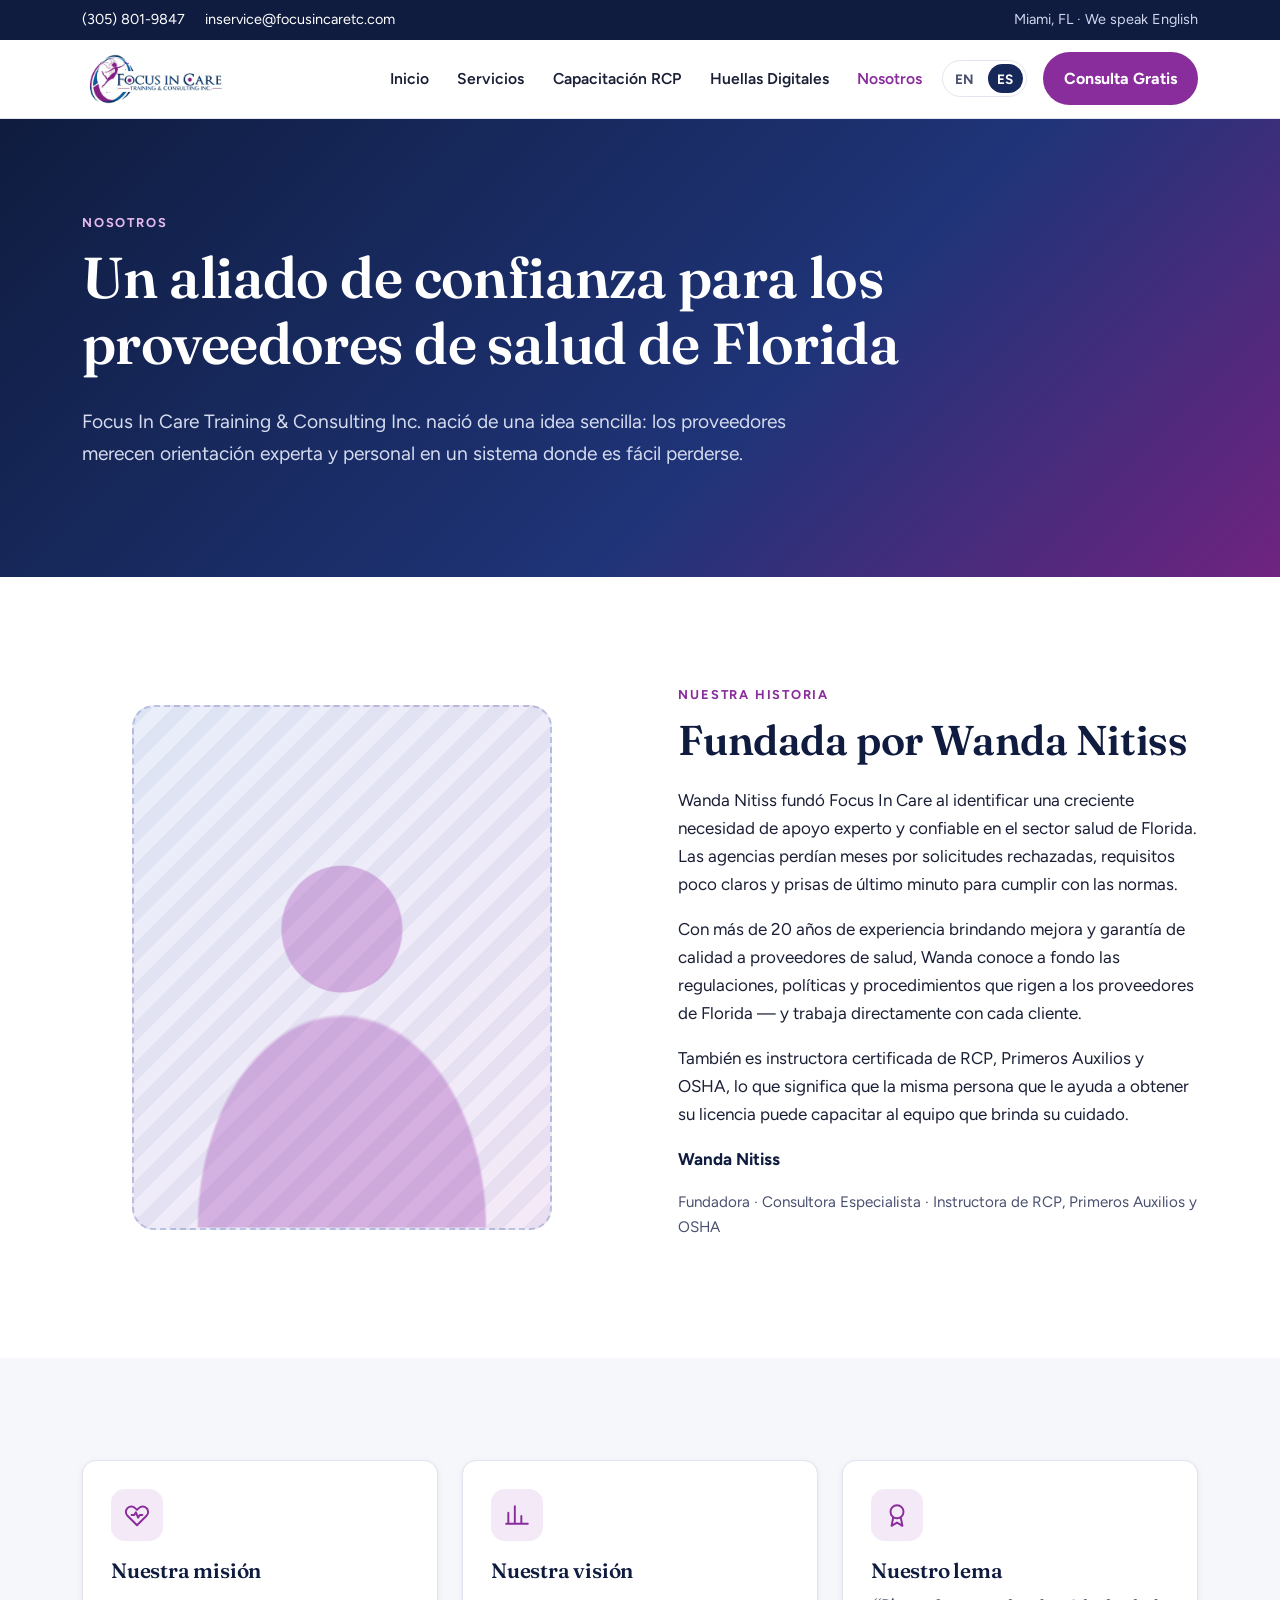
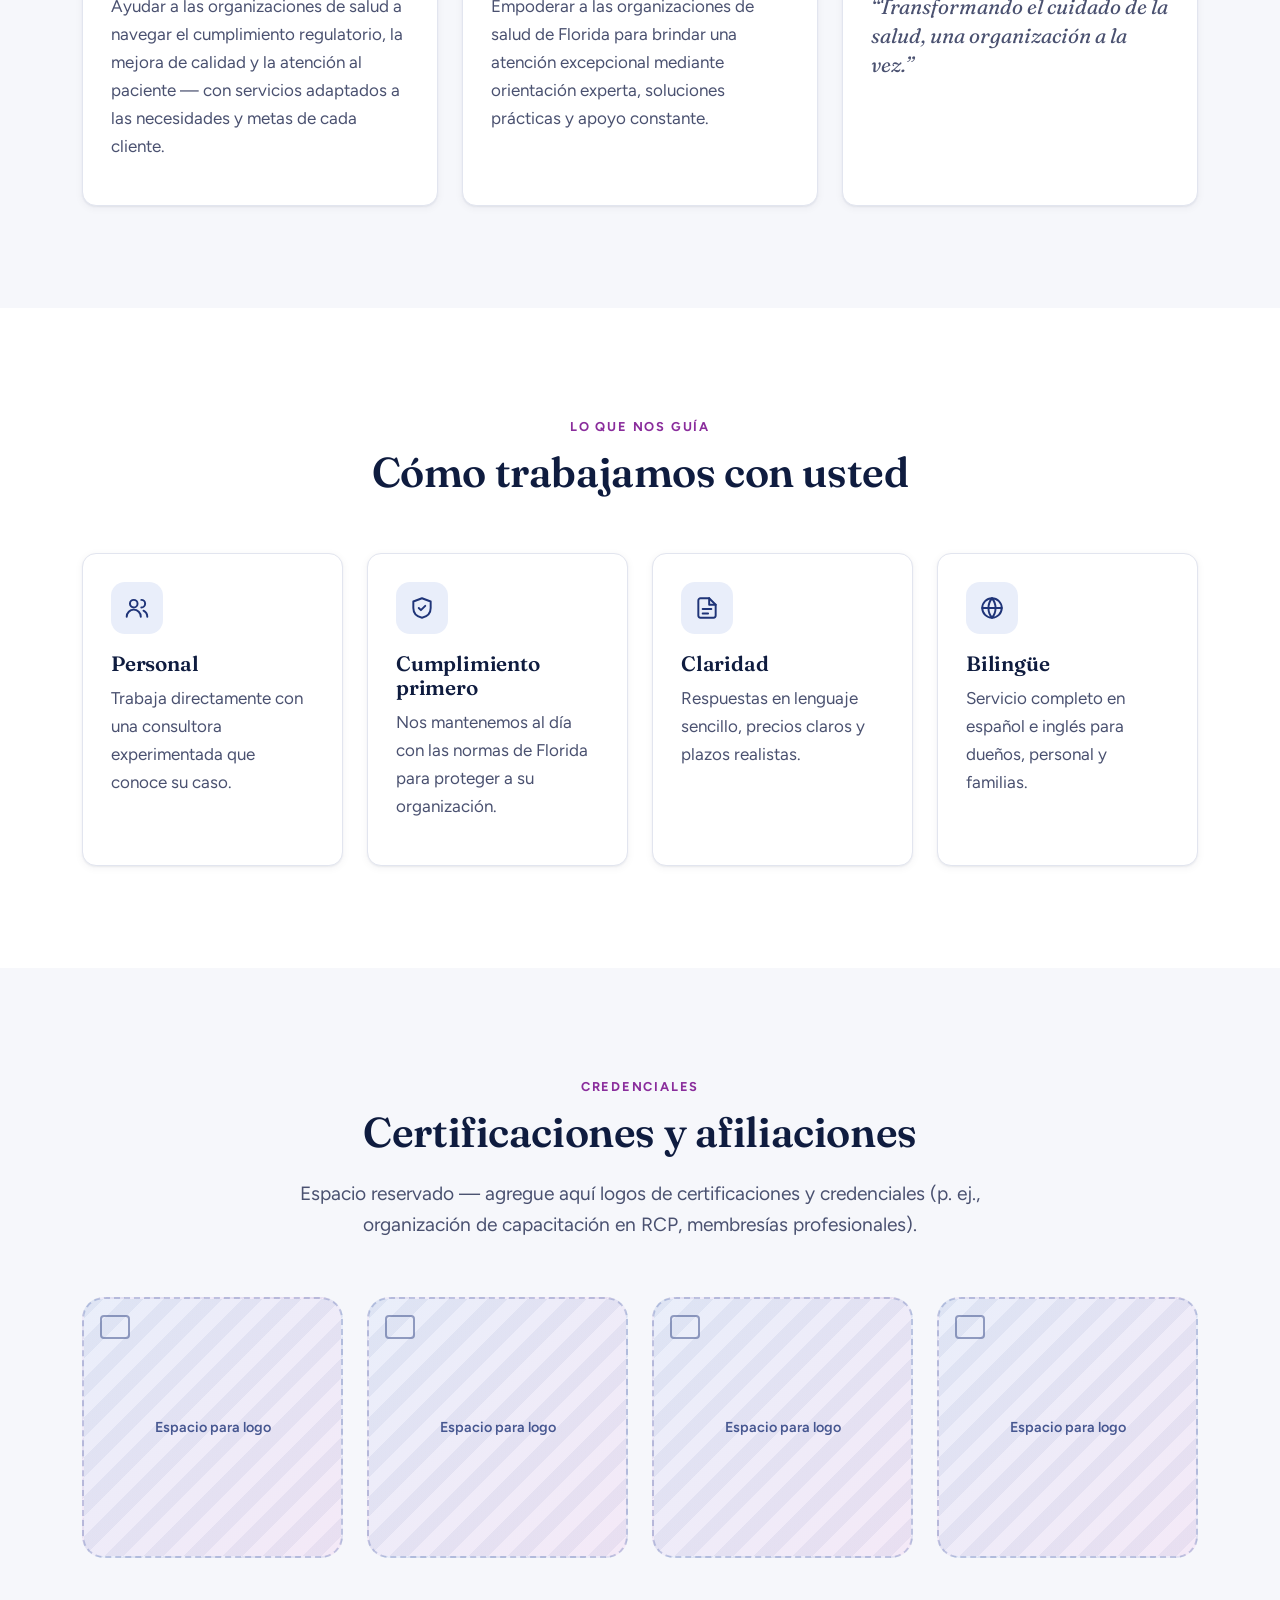
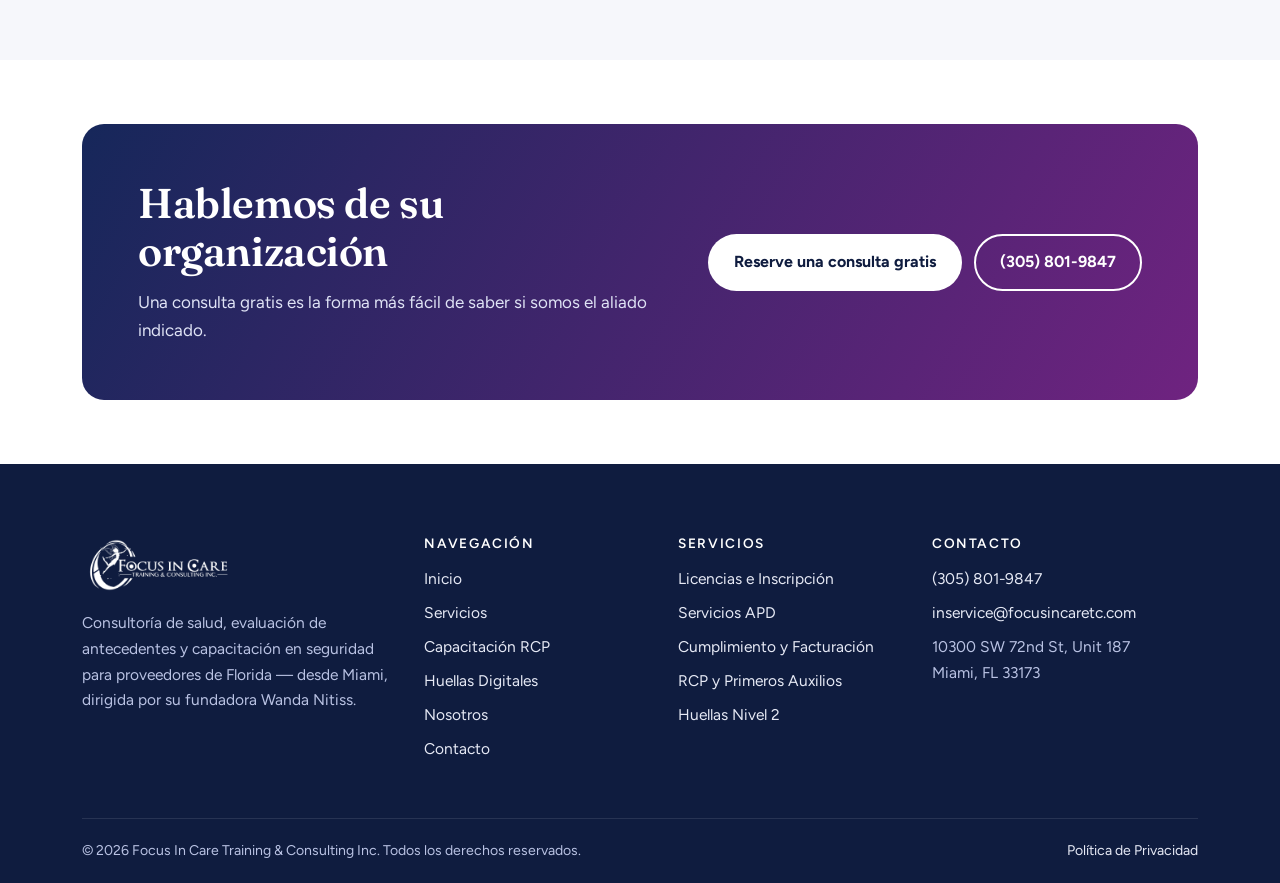
<file: es/nosotros.html>
<!DOCTYPE html>
<html lang="es">
<head>
<meta charset="utf-8">
<meta name="viewport" content="width=device-width, initial-scale=1">
<title>Sobre Focus In Care y su Fundadora Wanda Nitiss | Miami, FL</title>
<meta name="description" content="Focus In Care Training & Consulting fue fundada en Miami por Wanda Nitiss para brindar a los proveedores de salud de Florida ayuda práctica con licencias, cumplimiento y capacitación.">
<link rel="canonical" href="https://focusincaretc.com/es/nosotros.html">
<link rel="alternate" hreflang="en" href="https://focusincaretc.com/about.html">
<link rel="alternate" hreflang="es" href="https://focusincaretc.com/es/nosotros.html">
<link rel="alternate" hreflang="x-default" href="https://focusincaretc.com/about.html">
<meta property="og:type" content="website">
<meta property="og:site_name" content="Focus In Care Training &amp; Consulting">
<meta property="og:title" content="Sobre Focus In Care y su Fundadora Wanda Nitiss | Miami, FL">
<meta property="og:description" content="Focus In Care Training & Consulting fue fundada en Miami por Wanda Nitiss para brindar a los proveedores de salud de Florida ayuda práctica con licencias, cumplimiento y capacitación.">
<meta property="og:url" content="https://focusincaretc.com/es/nosotros.html">
<meta property="og:image" content="https://focusincaretc.com/assets/img/og-image.png">
<meta property="og:locale" content="es_US">
<meta name="theme-color" content="#0f1c3f">
<link rel="icon" href="../assets/img/favicon.svg" type="image/svg+xml">
<link rel="preconnect" href="https://fonts.googleapis.com">
<link rel="preconnect" href="https://fonts.gstatic.com" crossorigin>
<link href="https://fonts.googleapis.com/css2?family=Figtree:wght@400;500;600;700&family=Fraunces:opsz,wght@9..144,500;9..144,600&display=swap" rel="stylesheet">
<link rel="stylesheet" href="../assets/css/styles.css">
</head>
<body>
<a class="skip-link" href="#main">Saltar al contenido principal</a>

<div class="topbar">
  <div class="wrap">
    <div class="topbar__contact">
      <a href="tel:+13058019847">(305) 801-9847</a>
      <a href="mailto:inservice@focusincaretc.com">inservice@focusincaretc.com</a>
    </div>
    <div>Miami, FL · We speak English</div>
  </div>
</div>

<header class="site-header">
  <div class="wrap">
    <a class="brand" href="index.html" aria-label="Focus In Care Training &amp; Consulting — Inicio">
      <img src="../assets/img/logo.svg" alt="Focus In Care Training &amp; Consulting Inc." width="148" height="56">
    </a>
    <button class="nav-toggle" type="button" aria-expanded="false" aria-controls="site-nav"><span></span><span class="visually-hidden">Menú</span></button>
    <nav class="nav" id="site-nav" aria-label="Main">
      <ul class="nav__list">
          <li><a href="index.html">Inicio</a></li>
          <li><a href="servicios.html">Servicios</a></li>
          <li><a href="capacitacion.html">Capacitación RCP</a></li>
          <li><a href="huellas-digitales.html">Huellas Digitales</a></li>
          <li><a href="nosotros.html" aria-current="page">Nosotros</a></li>
      </ul>
      <div class="lang-switch" role="group" aria-label="Idioma"><a href="../about.html" lang="en" hreflang="en" title="View in English">EN</a><span lang="es">ES</span></div>
      <a class="btn btn--primary" href="contacto.html">Consulta Gratis</a>
    </nav>
  </div>
</header>

<main id="main">
<section class="page-hero">
  <div class="wrap">
    <span class="eyebrow">Nosotros</span>
    <h1>Un aliado de confianza para los proveedores de salud de Florida</h1>
    <p class="lead">Focus In Care Training &amp; Consulting Inc. nació de una idea sencilla: los proveedores merecen orientación experta y personal en un sistema donde es fácil perderse.</p>
  </div>
</section>

<section class="section">
  <div class="wrap split">
    <div class="ph ph--portrait ph--silhouette" role="img" aria-label="Marcador de foto: retrato de la fundadora, Wanda Nitiss"></div>
    <div>
      <span class="eyebrow">Nuestra historia</span>
      <h2>Fundada por Wanda Nitiss</h2>
      <p>Wanda Nitiss fundó Focus In Care al identificar una creciente necesidad de apoyo experto y confiable en el sector salud de Florida. Las agencias perdían meses por solicitudes rechazadas, requisitos poco claros y prisas de último minuto para cumplir con las normas.</p>
      <p>Con más de 20 años de experiencia brindando mejora y garantía de calidad a proveedores de salud, Wanda conoce a fondo las regulaciones, políticas y procedimientos que rigen a los proveedores de Florida — y trabaja directamente con cada cliente.</p>
      <p>También es instructora certificada de RCP, Primeros Auxilios y OSHA, lo que significa que la misma persona que le ayuda a obtener su licencia puede capacitar al equipo que brinda su cuidado.</p>
      <p class="founder__name">Wanda Nitiss</p>
      <p class="founder__role">Fundadora · Consultora Especialista · Instructora de RCP, Primeros Auxilios y OSHA</p>
    </div>
  </div>
</section>

<section class="section section--alt">
  <div class="wrap">
    <div class="grid grid--3">
      <div class="card"><div class="icon"><svg viewBox="0 0 24 24" fill="none" stroke="currentColor" stroke-width="1.8" stroke-linecap="round" stroke-linejoin="round" aria-hidden="true"><path d="M20.8 5.6a5 5 0 0 0-7.1 0L12 7.3l-1.7-1.7a5 5 0 1 0-7.1 7.1L12 21.5l8.8-8.8a5 5 0 0 0 0-7.1z"/><path d="M7 12h2.5l1.5-2.5 2 5 1.5-2.5H17"/></svg></div><h3>Nuestra misión</h3><p>Ayudar a las organizaciones de salud a navegar el cumplimiento regulatorio, la mejora de calidad y la atención al paciente — con servicios adaptados a las necesidades y metas de cada cliente.</p></div>
      <div class="card"><div class="icon"><svg viewBox="0 0 24 24" fill="none" stroke="currentColor" stroke-width="1.8" stroke-linecap="round" stroke-linejoin="round" aria-hidden="true"><path d="M4 20V10M10 20V4M16 20v-7M22 20H2"/></svg></div><h3>Nuestra visión</h3><p>Empoderar a las organizaciones de salud de Florida para brindar una atención excepcional mediante orientación experta, soluciones prácticas y apoyo constante.</p></div>
      <div class="card"><div class="icon"><svg viewBox="0 0 24 24" fill="none" stroke="currentColor" stroke-width="1.8" stroke-linecap="round" stroke-linejoin="round" aria-hidden="true"><circle cx="12" cy="9" r="6"/><path d="M8.5 14.2L7 22l5-3 5 3-1.5-7.8"/></svg></div><h3>Nuestro lema</h3><p class="founder__quote" style="margin:0;border:0;padding:0;font-size:1.3rem">“Transformando el cuidado de la salud, una organización a la vez.”</p></div>
    </div>
  </div>
</section>

<section class="section">
  <div class="wrap">
    <div class="section-head section-head--center">
      <span class="eyebrow">Lo que nos guía</span>
      <h2>Cómo trabajamos con usted</h2>
    </div>
    <div class="grid grid--4">
      <div class="card"><div class="icon icon--navy"><svg viewBox="0 0 24 24" fill="none" stroke="currentColor" stroke-width="1.8" stroke-linecap="round" stroke-linejoin="round" aria-hidden="true"><circle cx="9" cy="8" r="3.5"/><path d="M2.5 20a6.5 6.5 0 0 1 13 0"/><path d="M16 4.5a3.5 3.5 0 0 1 0 7"/><path d="M18 14.5a6.5 6.5 0 0 1 3.5 5.5"/></svg></div><h3>Personal</h3><p>Trabaja directamente con una consultora experimentada que conoce su caso.</p></div>
      <div class="card"><div class="icon icon--navy"><svg viewBox="0 0 24 24" fill="none" stroke="currentColor" stroke-width="1.8" stroke-linecap="round" stroke-linejoin="round" aria-hidden="true"><path d="M12 3l8 3v6c0 5-3.5 8-8 9-4.5-1-8-4-8-9V6l8-3z"/><path d="M9 12l2 2 4-4"/></svg></div><h3>Cumplimiento primero</h3><p>Nos mantenemos al día con las normas de Florida para proteger a su organización.</p></div>
      <div class="card"><div class="icon icon--navy"><svg viewBox="0 0 24 24" fill="none" stroke="currentColor" stroke-width="1.8" stroke-linecap="round" stroke-linejoin="round" aria-hidden="true"><path d="M14 3H6a2 2 0 0 0-2 2v14a2 2 0 0 0 2 2h12a2 2 0 0 0 2-2V9z"/><path d="M14 3v6h6"/><path d="M8 13h8M8 17h5"/></svg></div><h3>Claridad</h3><p>Respuestas en lenguaje sencillo, precios claros y plazos realistas.</p></div>
      <div class="card"><div class="icon icon--navy"><svg viewBox="0 0 24 24" fill="none" stroke="currentColor" stroke-width="1.8" stroke-linecap="round" stroke-linejoin="round" aria-hidden="true"><circle cx="12" cy="12" r="9"/><path d="M3 12h18M12 3a14 14 0 0 1 0 18M12 3a14 14 0 0 0 0 18"/></svg></div><h3>Bilingüe</h3><p>Servicio completo en español e inglés para dueños, personal y familias.</p></div>
    </div>
  </div>
</section>

<section class="section section--alt">
  <div class="wrap">
    <div class="section-head section-head--center">
      <span class="eyebrow">Credenciales</span>
      <h2>Certificaciones y afiliaciones</h2>
      <p class="lead">Espacio reservado — agregue aquí logos de certificaciones y credenciales (p. ej., organización de capacitación en RCP, membresías profesionales).</p>
    </div>
    <div class="grid grid--4">
      <div class="ph ph--square" role="img" aria-label="Espacio para logo"><span class="ph__label">Espacio para logo</span></div>
      <div class="ph ph--square" role="img" aria-label="Espacio para logo"><span class="ph__label">Espacio para logo</span></div>
      <div class="ph ph--square" role="img" aria-label="Espacio para logo"><span class="ph__label">Espacio para logo</span></div>
      <div class="ph ph--square" role="img" aria-label="Espacio para logo"><span class="ph__label">Espacio para logo</span></div>
    </div>
  </div>
</section>

<section class="section section--tight">
  <div class="wrap">
    <div class="cta-band">
      <div>
        <h2>Hablemos de su organización</h2>
        <p>Una consulta gratis es la forma más fácil de saber si somos el aliado indicado.</p>
      </div>
      <div class="btn-row">
        <a class="btn btn--light" href="contacto.html">Reserve una consulta gratis</a>
        <a class="btn btn--ghost" style="color:#fff" href="tel:+13058019847">(305) 801-9847</a>
      </div>
    </div>
  </div>
</section>
</main>

<footer class="site-footer">
  <div class="wrap">
    <div class="footer__grid">
      <div>
        <img class="footer__logo" src="../assets/img/logo.svg" alt="Focus In Care Training &amp; Consulting Inc." width="154" height="58" loading="lazy">
        <p>Consultoría de salud, evaluación de antecedentes y capacitación en seguridad para proveedores de Florida — desde Miami, dirigida por su fundadora Wanda Nitiss.</p>
      </div>
      <div>
        <h2>Navegación</h2>
        <ul>
          <li><a href="index.html">Inicio</a></li>
          <li><a href="servicios.html">Servicios</a></li>
          <li><a href="capacitacion.html">Capacitación RCP</a></li>
          <li><a href="huellas-digitales.html">Huellas Digitales</a></li>
          <li><a href="nosotros.html">Nosotros</a></li>
          <li><a href="contacto.html">Contacto</a></li>
        </ul>
      </div>
      <div>
        <h2>Servicios</h2>
        <ul>
          <li><a href="servicios.html#licencias">Licencias e Inscripción</a></li>
          <li><a href="servicios.html#apd">Servicios APD</a></li>
          <li><a href="servicios.html#cumplimiento">Cumplimiento y Facturación</a></li>
          <li><a href="capacitacion.html">RCP y Primeros Auxilios</a></li>
          <li><a href="huellas-digitales.html">Huellas Nivel 2</a></li>
        </ul>
      </div>
      <div>
        <h2>Contacto</h2>
        <ul>
          <li><a href="tel:+13058019847">(305) 801-9847</a></li>
          <li><a href="mailto:inservice@focusincaretc.com">inservice@focusincaretc.com</a></li>
          <li>10300 SW 72nd St, Unit 187<br>Miami, FL 33173</li>
        </ul>
      </div>
    </div>
    <div class="footer__bottom">
      <span>© <span data-year>2026</span> Focus In Care Training &amp; Consulting Inc. Todos los derechos reservados.</span>
      <a href="privacidad.html">Política de Privacidad</a>
    </div>
  </div>
</footer>

<script src="../assets/js/main.js" defer></script>
</body>
</html>
</file>
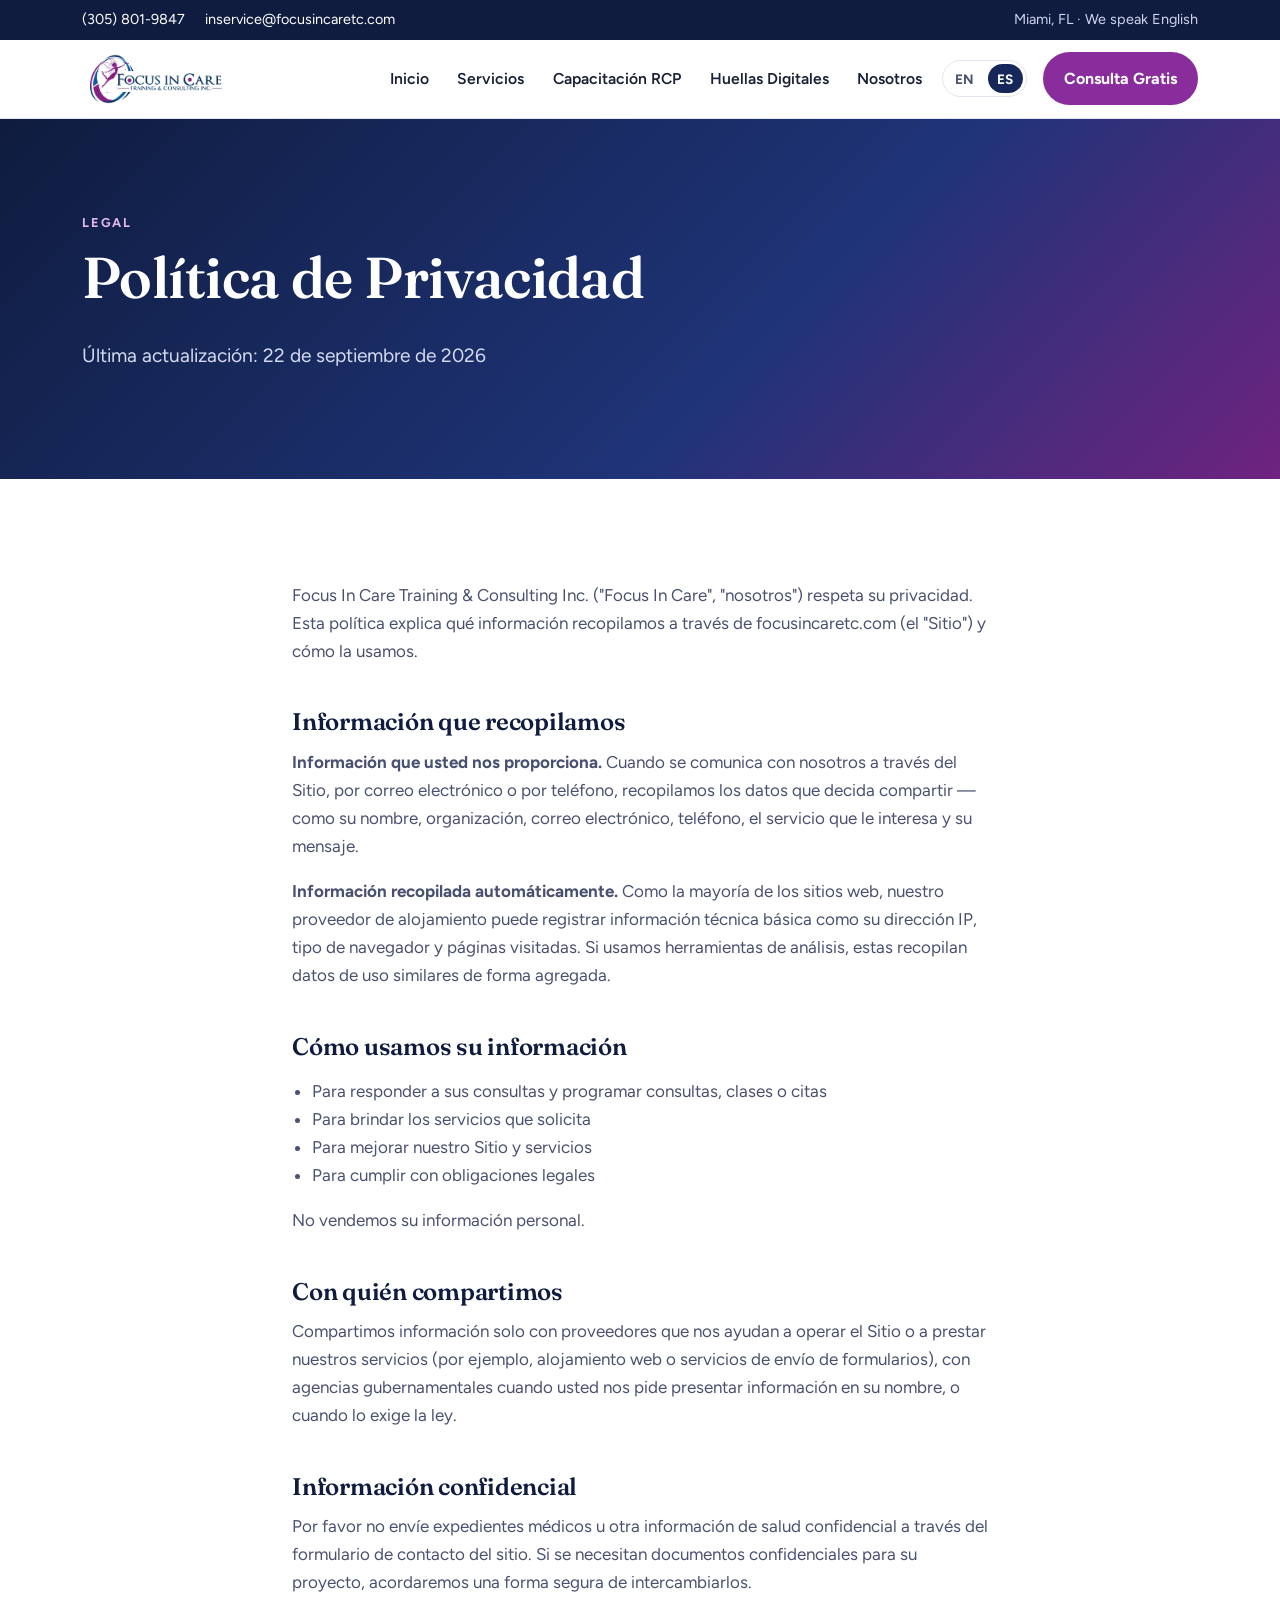
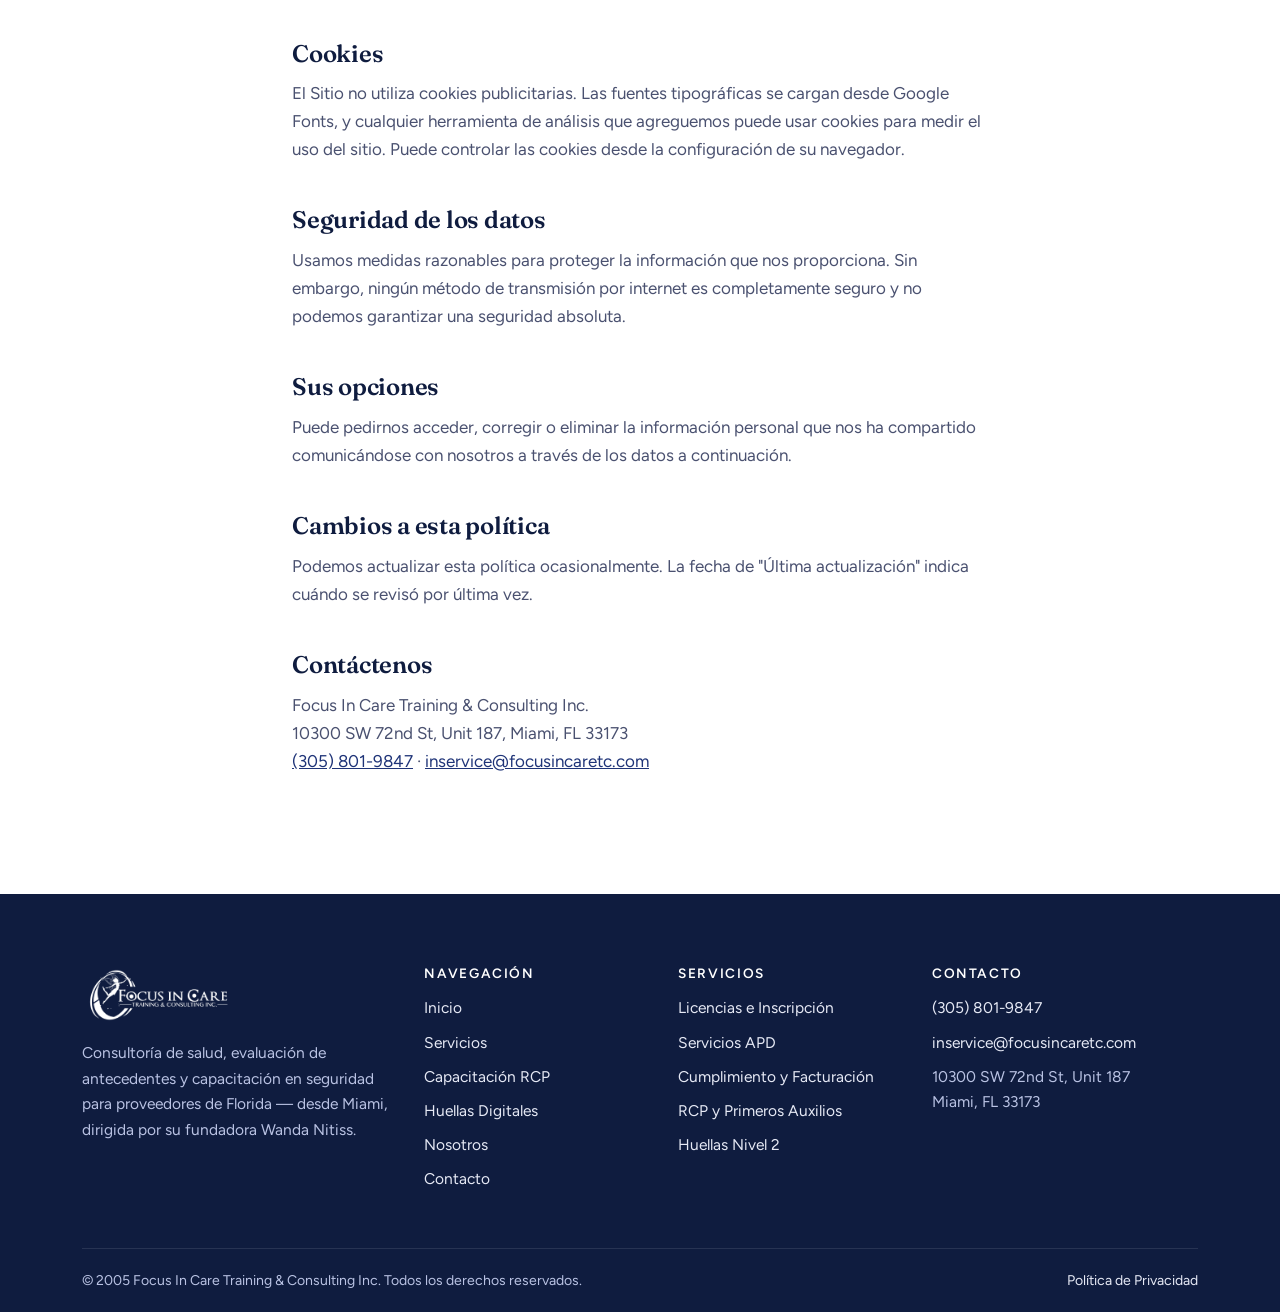
<file: es/privacidad.html>
<!DOCTYPE html>
<html lang="es">
<head>
<meta charset="utf-8">
<meta name="viewport" content="width=device-width, initial-scale=1">
<title>Política de Privacidad | Focus In Care Training & Consulting</title>
<meta name="description" content="Cómo Focus In Care Training & Consulting recopila, usa y protege la información enviada a través de focusincaretc.com.">
<link rel="canonical" href="https://focusincaretc.com/es/privacidad.html">
<link rel="alternate" hreflang="en" href="https://focusincaretc.com/privacy.html">
<link rel="alternate" hreflang="es" href="https://focusincaretc.com/es/privacidad.html">
<link rel="alternate" hreflang="x-default" href="https://focusincaretc.com/privacy.html">
<meta property="og:type" content="website">
<meta property="og:site_name" content="Focus In Care Training &amp; Consulting">
<meta property="og:title" content="Política de Privacidad | Focus In Care Training & Consulting">
<meta property="og:description" content="Cómo Focus In Care Training & Consulting recopila, usa y protege la información enviada a través de focusincaretc.com.">
<meta property="og:url" content="https://focusincaretc.com/es/privacidad.html">
<meta property="og:image" content="https://focusincaretc.com/assets/img/og-image.png">
<meta property="og:locale" content="es_US">
<meta name="theme-color" content="#0f1c3f">
<link rel="icon" href="../assets/img/favicon.svg" type="image/svg+xml">
<link rel="preconnect" href="https://fonts.googleapis.com">
<link rel="preconnect" href="https://fonts.gstatic.com" crossorigin>
<link href="https://fonts.googleapis.com/css2?family=Figtree:wght@400;500;600;700&family=Fraunces:opsz,wght@9..144,500;9..144,600&display=swap" rel="stylesheet">
<link rel="stylesheet" href="../assets/css/styles.css">
</head>
<body>
<a class="skip-link" href="#main">Saltar al contenido principal</a>

<div class="topbar">
  <div class="wrap">
    <div class="topbar__contact">
      <a href="tel:+13058019847">(305) 801-9847</a>
      <a href="mailto:inservice@focusincaretc.com">inservice@focusincaretc.com</a>
    </div>
    <div>Miami, FL · We speak English</div>
  </div>
</div>

<header class="site-header">
  <div class="wrap">
    <a class="brand" href="index.html" aria-label="Focus In Care Training &amp; Consulting — Inicio">
      <img src="../assets/img/logo.svg" alt="Focus In Care Training &amp; Consulting Inc." width="148" height="56">
    </a>
    <button class="nav-toggle" type="button" aria-expanded="false" aria-controls="site-nav"><span></span><span class="visually-hidden">Menú</span></button>
    <nav class="nav" id="site-nav" aria-label="Main">
      <ul class="nav__list">
          <li><a href="index.html">Inicio</a></li>
          <li><a href="servicios.html">Servicios</a></li>
          <li><a href="capacitacion.html">Capacitación RCP</a></li>
          <li><a href="huellas-digitales.html">Huellas Digitales</a></li>
          <li><a href="nosotros.html">Nosotros</a></li>
      </ul>
      <div class="lang-switch" role="group" aria-label="Idioma"><a href="../privacy.html" lang="en" hreflang="en" title="View in English">EN</a><span lang="es">ES</span></div>
      <a class="btn btn--primary" href="contacto.html">Consulta Gratis</a>
    </nav>
  </div>
</header>

<main id="main">
<section class="page-hero">
  <div class="wrap">
    <span class="eyebrow">Legal</span>
    <h1>Política de Privacidad</h1>
    <p class="lead">Última actualización: 22 de septiembre de 2026</p>
  </div>
</section>

<section class="section">
  <div class="wrap prose">
    <p>Focus In Care Training &amp; Consulting Inc. ("Focus In Care", "nosotros") respeta su privacidad. Esta política explica qué información recopilamos a través de focusincaretc.com (el "Sitio") y cómo la usamos.</p>
    <h2>Información que recopilamos</h2>
    <p><strong>Información que usted nos proporciona.</strong> Cuando se comunica con nosotros a través del Sitio, por correo electrónico o por teléfono, recopilamos los datos que decida compartir — como su nombre, organización, correo electrónico, teléfono, el servicio que le interesa y su mensaje.</p>
    <p><strong>Información recopilada automáticamente.</strong> Como la mayoría de los sitios web, nuestro proveedor de alojamiento puede registrar información técnica básica como su dirección IP, tipo de navegador y páginas visitadas. Si usamos herramientas de análisis, estas recopilan datos de uso similares de forma agregada.</p>
    <h2>Cómo usamos su información</h2>
    <ul>
      <li>Para responder a sus consultas y programar consultas, clases o citas</li>
      <li>Para brindar los servicios que solicita</li>
      <li>Para mejorar nuestro Sitio y servicios</li>
      <li>Para cumplir con obligaciones legales</li>
    </ul>
    <p>No vendemos su información personal.</p>
    <h2>Con quién compartimos</h2>
    <p>Compartimos información solo con proveedores que nos ayudan a operar el Sitio o a prestar nuestros servicios (por ejemplo, alojamiento web o servicios de envío de formularios), con agencias gubernamentales cuando usted nos pide presentar información en su nombre, o cuando lo exige la ley.</p>
    <h2>Información confidencial</h2>
    <p>Por favor no envíe expedientes médicos u otra información de salud confidencial a través del formulario de contacto del sitio. Si se necesitan documentos confidenciales para su proyecto, acordaremos una forma segura de intercambiarlos.</p>
    <h2>Cookies</h2>
    <p>El Sitio no utiliza cookies publicitarias. Las fuentes tipográficas se cargan desde Google Fonts, y cualquier herramienta de análisis que agreguemos puede usar cookies para medir el uso del sitio. Puede controlar las cookies desde la configuración de su navegador.</p>
    <h2>Seguridad de los datos</h2>
    <p>Usamos medidas razonables para proteger la información que nos proporciona. Sin embargo, ningún método de transmisión por internet es completamente seguro y no podemos garantizar una seguridad absoluta.</p>
    <h2>Sus opciones</h2>
    <p>Puede pedirnos acceder, corregir o eliminar la información personal que nos ha compartido comunicándose con nosotros a través de los datos a continuación.</p>
    <h2>Cambios a esta política</h2>
    <p>Podemos actualizar esta política ocasionalmente. La fecha de "Última actualización" indica cuándo se revisó por última vez.</p>
    <h2>Contáctenos</h2>
    <p>Focus In Care Training &amp; Consulting Inc.<br>10300 SW 72nd St, Unit 187, Miami, FL 33173<br><a href="tel:+13058019847">(305) 801-9847</a> · <a href="mailto:inservice@focusincaretc.com">inservice@focusincaretc.com</a></p>
  </div>
</section>
</main>

<footer class="site-footer">
  <div class="wrap">
    <div class="footer__grid">
      <div>
        <img class="footer__logo" src="../assets/img/logo.svg" alt="Focus In Care Training &amp; Consulting Inc." width="154" height="58" loading="lazy">
        <p>Consultoría de salud, evaluación de antecedentes y capacitación en seguridad para proveedores de Florida — desde Miami, dirigida por su fundadora Wanda Nitiss.</p>
      </div>
      <div>
        <h2>Navegación</h2>
        <ul>
          <li><a href="index.html">Inicio</a></li>
          <li><a href="servicios.html">Servicios</a></li>
          <li><a href="capacitacion.html">Capacitación RCP</a></li>
          <li><a href="huellas-digitales.html">Huellas Digitales</a></li>
          <li><a href="nosotros.html">Nosotros</a></li>
          <li><a href="contacto.html">Contacto</a></li>
        </ul>
      </div>
      <div>
        <h2>Servicios</h2>
        <ul>
          <li><a href="servicios.html#licencias">Licencias e Inscripción</a></li>
          <li><a href="servicios.html#apd">Servicios APD</a></li>
          <li><a href="servicios.html#cumplimiento">Cumplimiento y Facturación</a></li>
          <li><a href="capacitacion.html">RCP y Primeros Auxilios</a></li>
          <li><a href="huellas-digitales.html">Huellas Nivel 2</a></li>
        </ul>
      </div>
      <div>
        <h2>Contacto</h2>
        <ul>
          <li><a href="tel:+13058019847">(305) 801-9847</a></li>
          <li><a href="mailto:inservice@focusincaretc.com">inservice@focusincaretc.com</a></li>
          <li>10300 SW 72nd St, Unit 187<br>Miami, FL 33173</li>
        </ul>
      </div>
    </div>
    <div class="footer__bottom">
      <span>© 2005 Focus In Care Training &amp; Consulting Inc. Todos los derechos reservados.</span>
      <a href="privacidad.html">Política de Privacidad</a>
    </div>
  </div>
</footer>

<script src="../assets/js/main.js" defer></script>
</body>
</html>
</file>
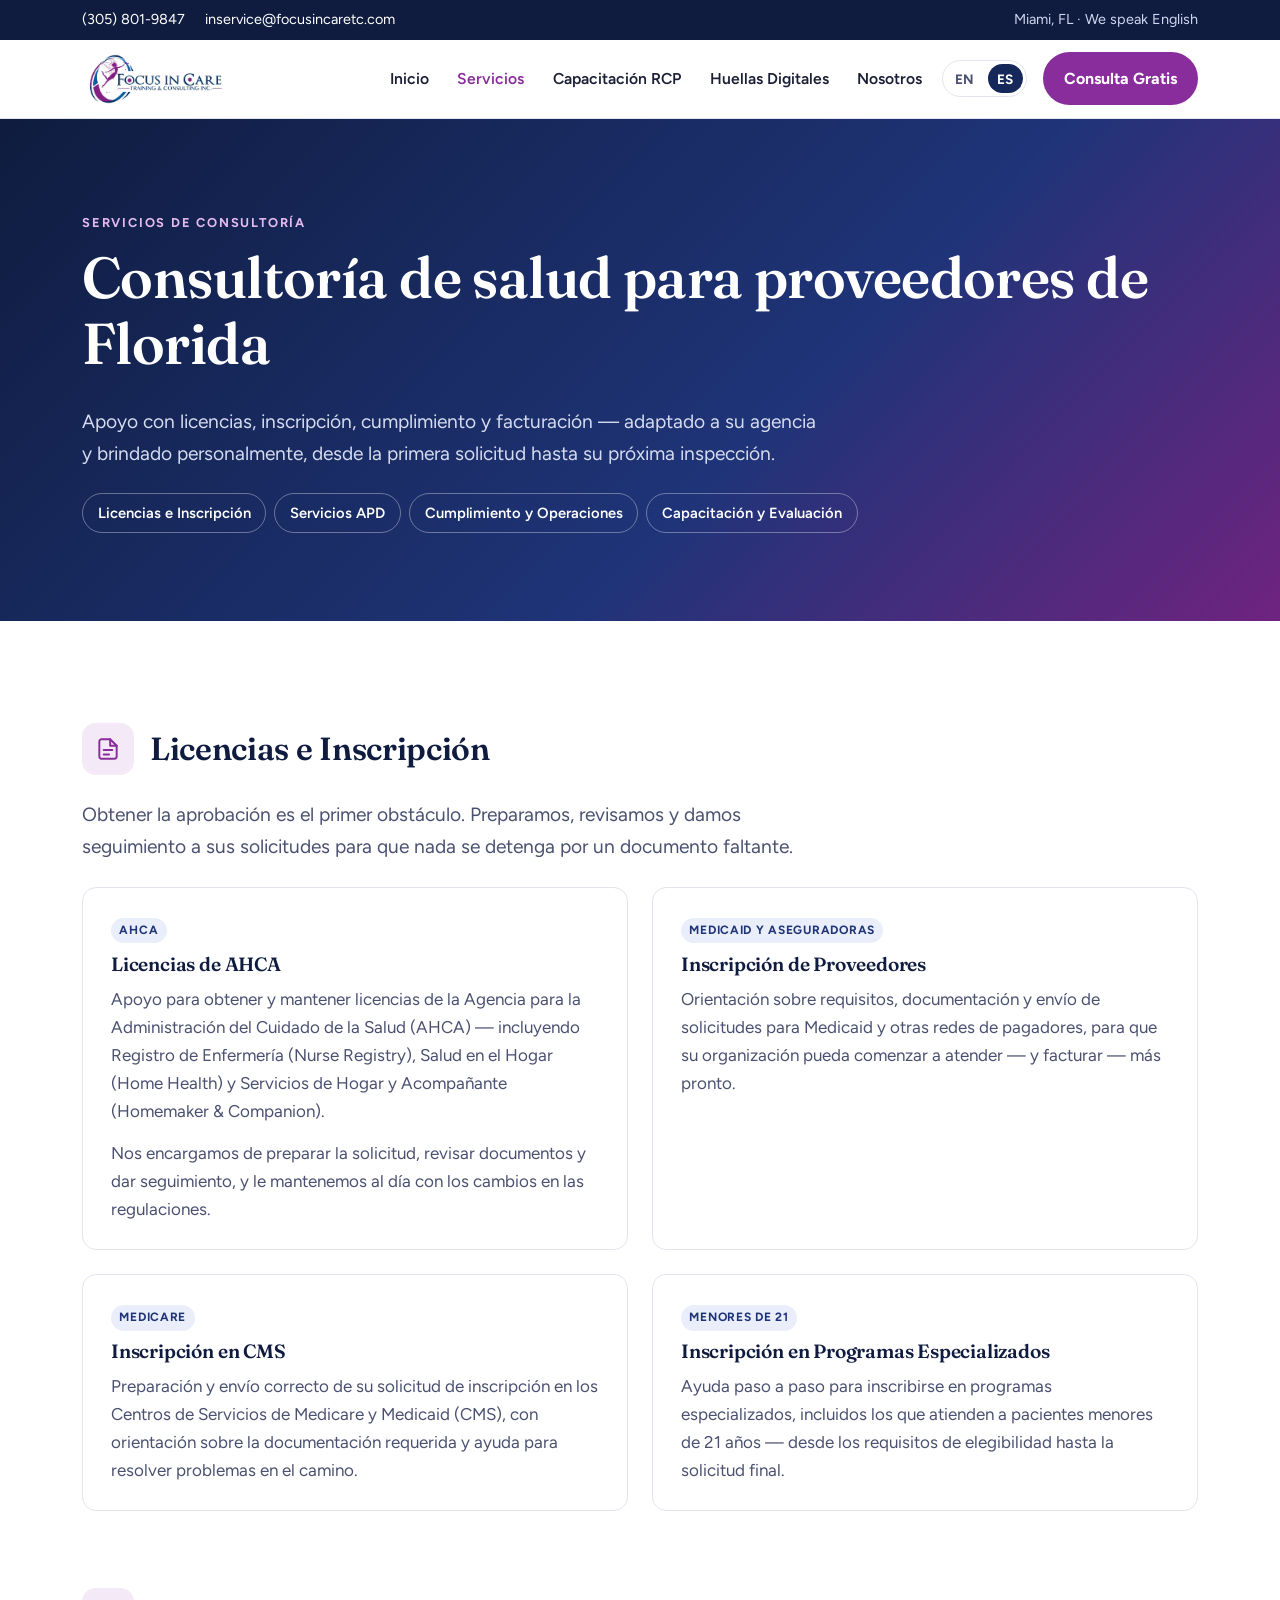
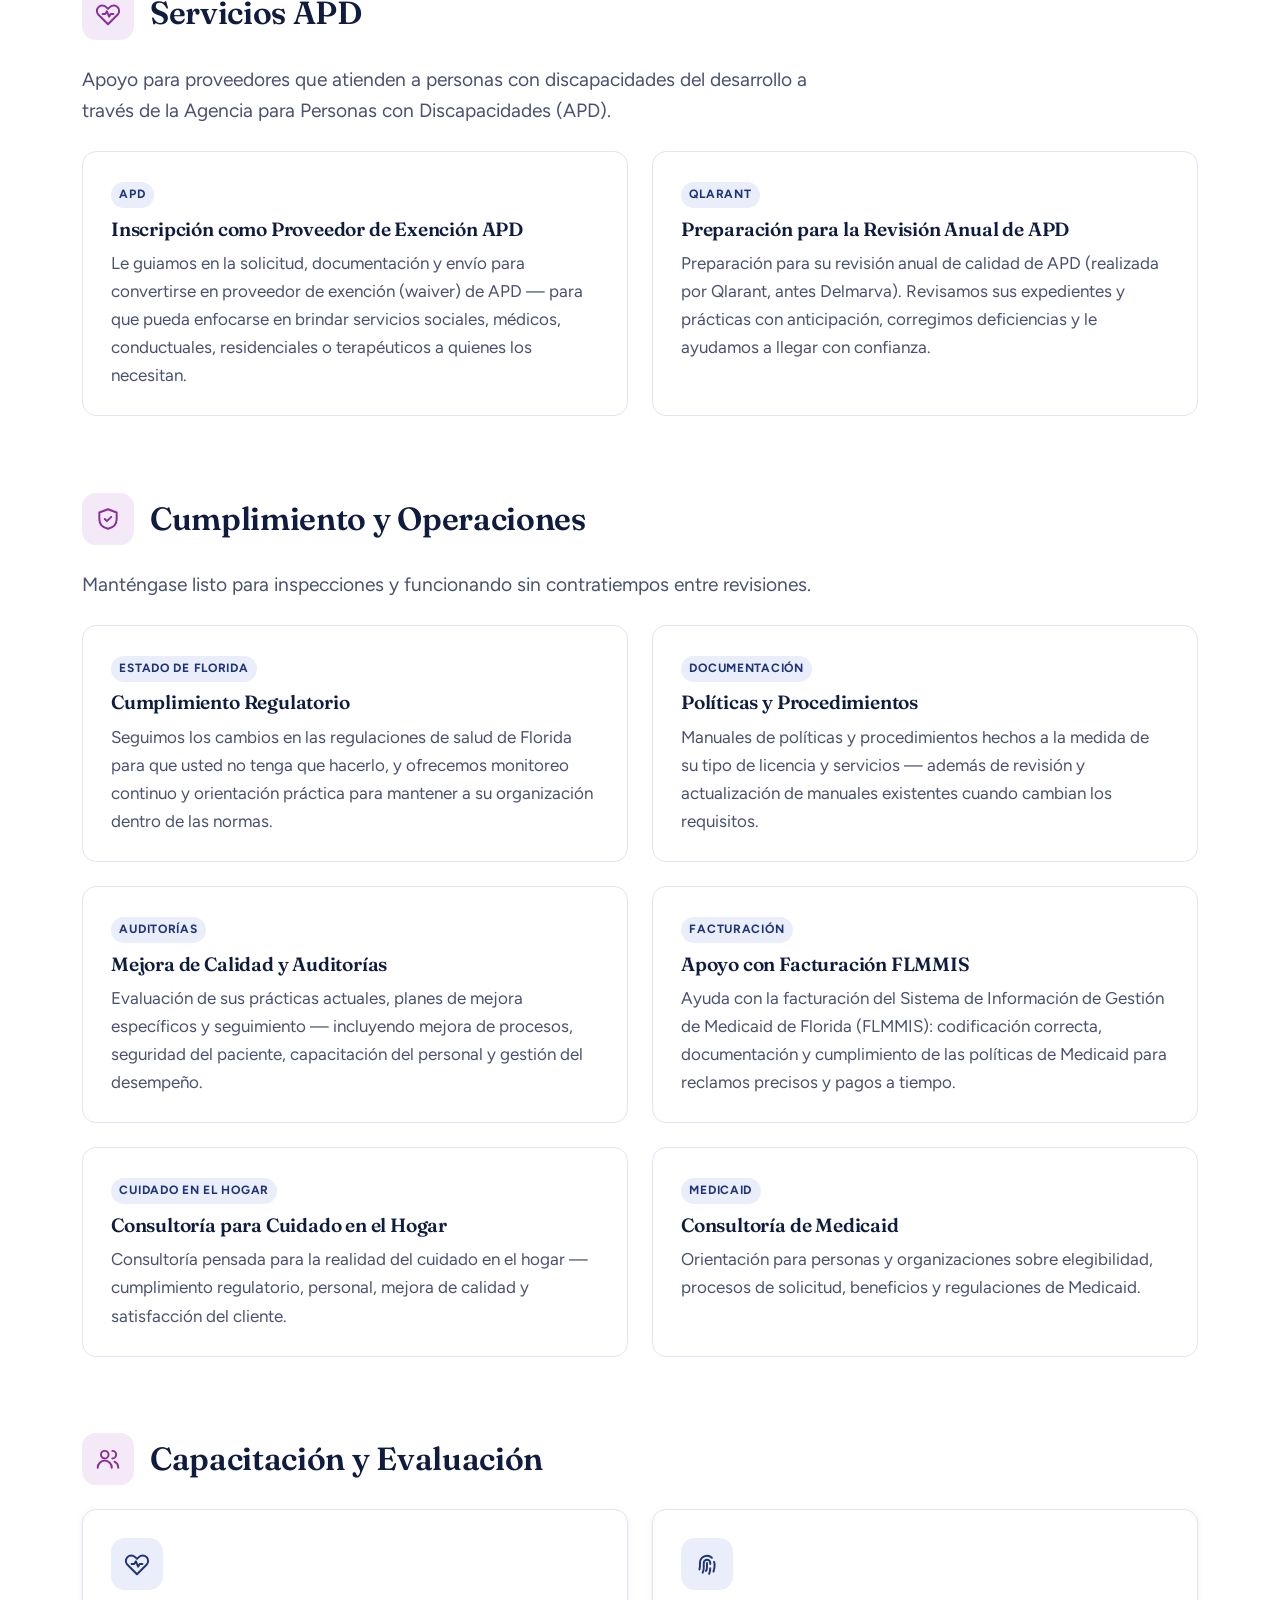
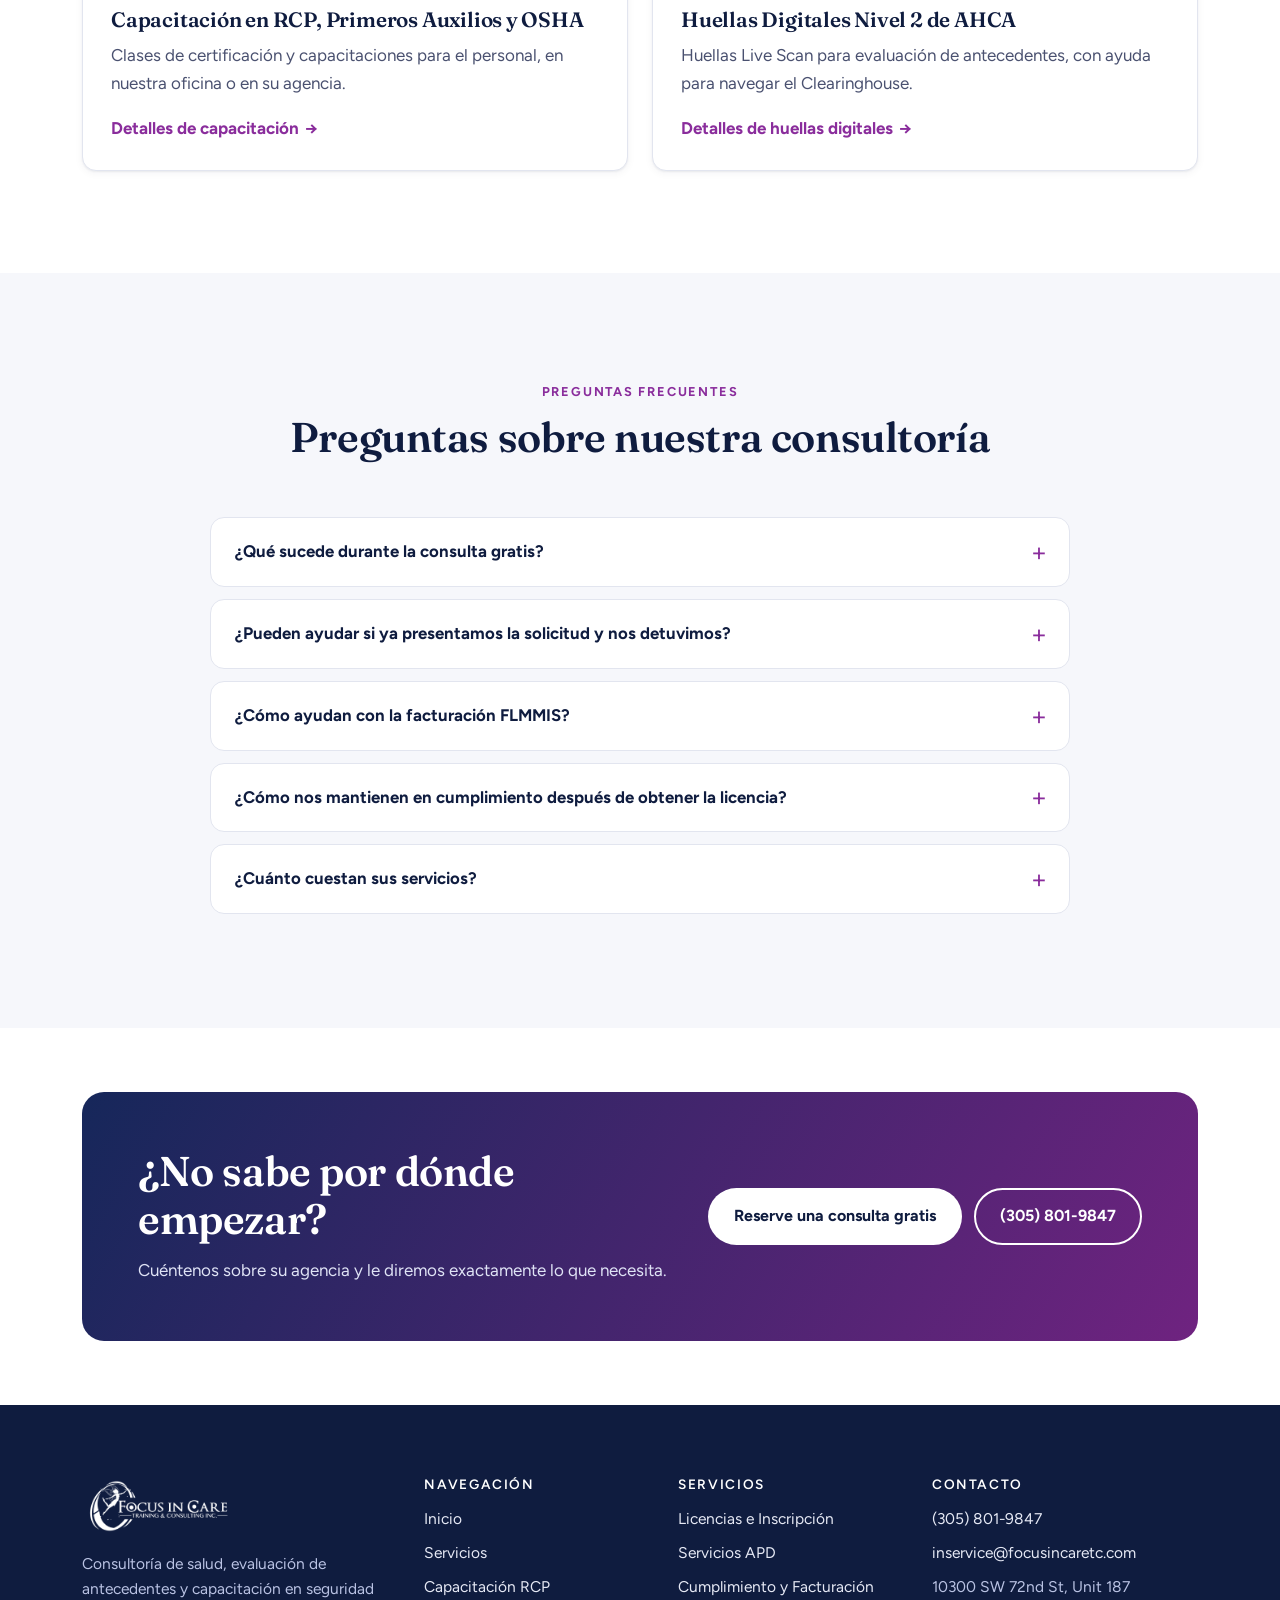
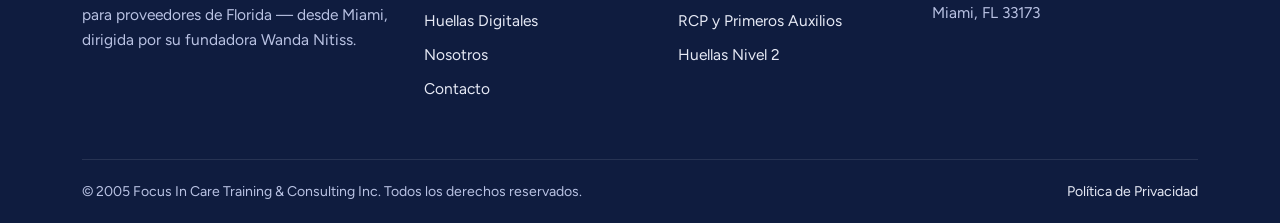
<file: es/servicios.html>
<!DOCTYPE html>
<html lang="es">
<head>
<meta charset="utf-8">
<meta name="viewport" content="width=device-width, initial-scale=1">
<title>Servicios de Consultoría de Salud en Florida | Focus In Care</title>
<meta name="description" content="Licencias AHCA, inscripción de proveedores en Medicaid y CMS, exención APD y revisión de Qlarant, cumplimiento en Florida, políticas y procedimientos, mejora de calidad y facturación FLMMIS.">
<link rel="canonical" href="https://focusincaretc.com/es/servicios.html">
<link rel="alternate" hreflang="en" href="https://focusincaretc.com/services.html">
<link rel="alternate" hreflang="es" href="https://focusincaretc.com/es/servicios.html">
<link rel="alternate" hreflang="x-default" href="https://focusincaretc.com/services.html">
<meta property="og:type" content="website">
<meta property="og:site_name" content="Focus In Care Training &amp; Consulting">
<meta property="og:title" content="Servicios de Consultoría de Salud en Florida | Focus In Care">
<meta property="og:description" content="Licencias AHCA, inscripción de proveedores en Medicaid y CMS, exención APD y revisión de Qlarant, cumplimiento en Florida, políticas y procedimientos, mejora de calidad y facturación FLMMIS.">
<meta property="og:url" content="https://focusincaretc.com/es/servicios.html">
<meta property="og:image" content="https://focusincaretc.com/assets/img/og-image.png">
<meta property="og:locale" content="es_US">
<meta name="theme-color" content="#0f1c3f">
<link rel="icon" href="../assets/img/favicon.svg" type="image/svg+xml">
<link rel="preconnect" href="https://fonts.googleapis.com">
<link rel="preconnect" href="https://fonts.gstatic.com" crossorigin>
<link href="https://fonts.googleapis.com/css2?family=Figtree:wght@400;500;600;700&family=Fraunces:opsz,wght@9..144,500;9..144,600&display=swap" rel="stylesheet">
<link rel="stylesheet" href="../assets/css/styles.css">
</head>
<body>
<a class="skip-link" href="#main">Saltar al contenido principal</a>

<div class="topbar">
  <div class="wrap">
    <div class="topbar__contact">
      <a href="tel:+13058019847">(305) 801-9847</a>
      <a href="mailto:inservice@focusincaretc.com">inservice@focusincaretc.com</a>
    </div>
    <div>Miami, FL · We speak English</div>
  </div>
</div>

<header class="site-header">
  <div class="wrap">
    <a class="brand" href="index.html" aria-label="Focus In Care Training &amp; Consulting — Inicio">
      <img src="../assets/img/logo.svg" alt="Focus In Care Training &amp; Consulting Inc." width="148" height="56">
    </a>
    <button class="nav-toggle" type="button" aria-expanded="false" aria-controls="site-nav"><span></span><span class="visually-hidden">Menú</span></button>
    <nav class="nav" id="site-nav" aria-label="Main">
      <ul class="nav__list">
          <li><a href="index.html">Inicio</a></li>
          <li><a href="servicios.html" aria-current="page">Servicios</a></li>
          <li><a href="capacitacion.html">Capacitación RCP</a></li>
          <li><a href="huellas-digitales.html">Huellas Digitales</a></li>
          <li><a href="nosotros.html">Nosotros</a></li>
      </ul>
      <div class="lang-switch" role="group" aria-label="Idioma"><a href="../services.html" lang="en" hreflang="en" title="View in English">EN</a><span lang="es">ES</span></div>
      <a class="btn btn--primary" href="contacto.html">Consulta Gratis</a>
    </nav>
  </div>
</header>

<main id="main">
<section class="page-hero">
  <div class="wrap">
    <span class="eyebrow">Servicios de consultoría</span>
    <h1>Consultoría de salud para proveedores de Florida</h1>
    <p class="lead">Apoyo con licencias, inscripción, cumplimiento y facturación — adaptado a su agencia y brindado personalmente, desde la primera solicitud hasta su próxima inspección.</p>
    <nav class="jump-links" aria-label="Categorías de servicios">
      <a href="#licencias">Licencias e Inscripción</a>
      <a href="#apd">Servicios APD</a>
      <a href="#cumplimiento">Cumplimiento y Operaciones</a>
      <a href="#capacitacion-evaluacion">Capacitación y Evaluación</a>
    </nav>
  </div>
</section>

<section class="section">
  <div class="wrap">
    <div class="service-group" id="licencias">
      <div class="service-group__head"><div class="icon"><svg viewBox="0 0 24 24" fill="none" stroke="currentColor" stroke-width="1.8" stroke-linecap="round" stroke-linejoin="round" aria-hidden="true"><path d="M14 3H6a2 2 0 0 0-2 2v14a2 2 0 0 0 2 2h12a2 2 0 0 0 2-2V9z"/><path d="M14 3v6h6"/><path d="M8 13h8M8 17h5"/></svg></div><h2>Licencias e Inscripción</h2></div>
      <p class="lead" style="margin-bottom:24px">Obtener la aprobación es el primer obstáculo. Preparamos, revisamos y damos seguimiento a sus solicitudes para que nada se detenga por un documento faltante.</p>
      <div class="grid grid--2">
        <article class="service" id="licencias-ahca">
          <span class="service__tag">AHCA</span>
          <h3>Licencias de AHCA</h3>
          <p>Apoyo para obtener y mantener licencias de la Agencia para la Administración del Cuidado de la Salud (AHCA) — incluyendo Registro de Enfermería (Nurse Registry), Salud en el Hogar (Home Health) y Servicios de Hogar y Acompañante (Homemaker &amp; Companion).</p>
          <p>Nos encargamos de preparar la solicitud, revisar documentos y dar seguimiento, y le mantenemos al día con los cambios en las regulaciones.</p>
        </article>
        <article class="service" id="inscripcion-proveedores">
          <span class="service__tag">Medicaid y aseguradoras</span>
          <h3>Inscripción de Proveedores</h3>
          <p>Orientación sobre requisitos, documentación y envío de solicitudes para Medicaid y otras redes de pagadores, para que su organización pueda comenzar a atender — y facturar — más pronto.</p>
        </article>
        <article class="service" id="inscripcion-cms">
          <span class="service__tag">Medicare</span>
          <h3>Inscripción en CMS</h3>
          <p>Preparación y envío correcto de su solicitud de inscripción en los Centros de Servicios de Medicare y Medicaid (CMS), con orientación sobre la documentación requerida y ayuda para resolver problemas en el camino.</p>
        </article>
        <article class="service" id="programas-especiales">
          <span class="service__tag">Menores de 21</span>
          <h3>Inscripción en Programas Especializados</h3>
          <p>Ayuda paso a paso para inscribirse en programas especializados, incluidos los que atienden a pacientes menores de 21 años — desde los requisitos de elegibilidad hasta la solicitud final.</p>
        </article>
      </div>
    </div>

    <div class="service-group" id="apd">
      <div class="service-group__head"><div class="icon"><svg viewBox="0 0 24 24" fill="none" stroke="currentColor" stroke-width="1.8" stroke-linecap="round" stroke-linejoin="round" aria-hidden="true"><path d="M20.8 5.6a5 5 0 0 0-7.1 0L12 7.3l-1.7-1.7a5 5 0 1 0-7.1 7.1L12 21.5l8.8-8.8a5 5 0 0 0 0-7.1z"/><path d="M7 12h2.5l1.5-2.5 2 5 1.5-2.5H17"/></svg></div><h2>Servicios APD</h2></div>
      <p class="lead" style="margin-bottom:24px">Apoyo para proveedores que atienden a personas con discapacidades del desarrollo a través de la Agencia para Personas con Discapacidades (APD).</p>
      <div class="grid grid--2">
        <article class="service" id="exencion-apd">
          <span class="service__tag">APD</span>
          <h3>Inscripción como Proveedor de Exención APD</h3>
          <p>Le guiamos en la solicitud, documentación y envío para convertirse en proveedor de exención (waiver) de APD — para que pueda enfocarse en brindar servicios sociales, médicos, conductuales, residenciales o terapéuticos a quienes los necesitan.</p>
        </article>
        <article class="service" id="revision-apd">
          <span class="service__tag">Qlarant</span>
          <h3>Preparación para la Revisión Anual de APD</h3>
          <p>Preparación para su revisión anual de calidad de APD (realizada por Qlarant, antes Delmarva). Revisamos sus expedientes y prácticas con anticipación, corregimos deficiencias y le ayudamos a llegar con confianza.</p>
        </article>
      </div>
    </div>

    <div class="service-group" id="cumplimiento">
      <div class="service-group__head"><div class="icon"><svg viewBox="0 0 24 24" fill="none" stroke="currentColor" stroke-width="1.8" stroke-linecap="round" stroke-linejoin="round" aria-hidden="true"><path d="M12 3l8 3v6c0 5-3.5 8-8 9-4.5-1-8-4-8-9V6l8-3z"/><path d="M9 12l2 2 4-4"/></svg></div><h2>Cumplimiento y Operaciones</h2></div>
      <p class="lead" style="margin-bottom:24px">Manténgase listo para inspecciones y funcionando sin contratiempos entre revisiones.</p>
      <div class="grid grid--2">
        <article class="service" id="cumplimiento-florida">
          <span class="service__tag">Estado de Florida</span>
          <h3>Cumplimiento Regulatorio</h3>
          <p>Seguimos los cambios en las regulaciones de salud de Florida para que usted no tenga que hacerlo, y ofrecemos monitoreo continuo y orientación práctica para mantener a su organización dentro de las normas.</p>
        </article>
        <article class="service" id="politicas">
          <span class="service__tag">Documentación</span>
          <h3>Políticas y Procedimientos</h3>
          <p>Manuales de políticas y procedimientos hechos a la medida de su tipo de licencia y servicios — además de revisión y actualización de manuales existentes cuando cambian los requisitos.</p>
        </article>
        <article class="service" id="calidad">
          <span class="service__tag">Auditorías</span>
          <h3>Mejora de Calidad y Auditorías</h3>
          <p>Evaluación de sus prácticas actuales, planes de mejora específicos y seguimiento — incluyendo mejora de procesos, seguridad del paciente, capacitación del personal y gestión del desempeño.</p>
        </article>
        <article class="service" id="facturacion-flmmis">
          <span class="service__tag">Facturación</span>
          <h3>Apoyo con Facturación FLMMIS</h3>
          <p>Ayuda con la facturación del Sistema de Información de Gestión de Medicaid de Florida (FLMMIS): codificación correcta, documentación y cumplimiento de las políticas de Medicaid para reclamos precisos y pagos a tiempo.</p>
        </article>
        <article class="service" id="cuidado-hogar">
          <span class="service__tag">Cuidado en el hogar</span>
          <h3>Consultoría para Cuidado en el Hogar</h3>
          <p>Consultoría pensada para la realidad del cuidado en el hogar — cumplimiento regulatorio, personal, mejora de calidad y satisfacción del cliente.</p>
        </article>
        <article class="service" id="medicaid">
          <span class="service__tag">Medicaid</span>
          <h3>Consultoría de Medicaid</h3>
          <p>Orientación para personas y organizaciones sobre elegibilidad, procesos de solicitud, beneficios y regulaciones de Medicaid.</p>
        </article>
      </div>
    </div>

    <div class="service-group" id="capacitacion-evaluacion">
      <div class="service-group__head"><div class="icon"><svg viewBox="0 0 24 24" fill="none" stroke="currentColor" stroke-width="1.8" stroke-linecap="round" stroke-linejoin="round" aria-hidden="true"><circle cx="9" cy="8" r="3.5"/><path d="M2.5 20a6.5 6.5 0 0 1 13 0"/><path d="M16 4.5a3.5 3.5 0 0 1 0 7"/><path d="M18 14.5a6.5 6.5 0 0 1 3.5 5.5"/></svg></div><h2>Capacitación y Evaluación</h2></div>
      <div class="grid grid--2">
        <article class="card"><div class="icon icon--navy"><svg viewBox="0 0 24 24" fill="none" stroke="currentColor" stroke-width="1.8" stroke-linecap="round" stroke-linejoin="round" aria-hidden="true"><path d="M20.8 5.6a5 5 0 0 0-7.1 0L12 7.3l-1.7-1.7a5 5 0 1 0-7.1 7.1L12 21.5l8.8-8.8a5 5 0 0 0 0-7.1z"/><path d="M7 12h2.5l1.5-2.5 2 5 1.5-2.5H17"/></svg></div><h3>Capacitación en RCP, Primeros Auxilios y OSHA</h3><p>Clases de certificación y capacitaciones para el personal, en nuestra oficina o en su agencia.</p><a class="card__link" href="capacitacion.html">Detalles de capacitación</a></article>
        <article class="card"><div class="icon icon--navy"><svg viewBox="0 0 24 24" fill="none" stroke="currentColor" stroke-width="1.8" stroke-linecap="round" stroke-linejoin="round" aria-hidden="true"><path d="M12 11v4a6 6 0 0 1-1 3.5"/><path d="M8 20a10 10 0 0 0 1-5v-4a3 3 0 0 1 6 0v1"/><path d="M5 17a14 14 0 0 0 .5-4v-2a6.5 6.5 0 0 1 11-4.7"/><path d="M18.5 10a6 6 0 0 1 .5 2v1a17 17 0 0 1-1 6"/><path d="M15 16a13 13 0 0 1-1 5"/></svg></div><h3>Huellas Digitales Nivel 2 de AHCA</h3><p>Huellas Live Scan para evaluación de antecedentes, con ayuda para navegar el Clearinghouse.</p><a class="card__link" href="huellas-digitales.html">Detalles de huellas digitales</a></article>
      </div>
    </div>
  </div>
</section>

<section class="section section--alt">
  <div class="wrap">
    <div class="section-head section-head--center">
      <span class="eyebrow">Preguntas frecuentes</span>
      <h2>Preguntas sobre nuestra consultoría</h2>
    </div>
    <div class="faq">
      <details>
        <summary>¿Qué sucede durante la consulta gratis?</summary>
        <div><p>Conocemos su organización, sus metas y cualquier fecha límite que tenga. Saldrá sabiendo qué licencias o inscripciones le aplican, los pasos a seguir y cómo podemos ayudarle.</p></div>
      </details>
      <details>
        <summary>¿Pueden ayudar si ya presentamos la solicitud y nos detuvimos?</summary>
        <div><p>Sí. Podemos revisar una solicitud en curso, responder a solicitudes de información adicional y ayudarle a resolver deficiencias o retrasos.</p></div>
      </details>
      <details>
        <summary>¿Cómo ayudan con la facturación FLMMIS?</summary>
        <div><p>Le ayudamos a entender los requisitos de facturación de FLMMIS, revisamos la codificación y la documentación, y alineamos sus procesos con las políticas de Medicaid para que los reclamos salgan correctos y los pagos lleguen a tiempo.</p></div>
      </details>
      <details>
        <summary>¿Cómo nos mantienen en cumplimiento después de obtener la licencia?</summary>
        <div><p>Con actualizaciones de políticas y procedimientos, auditorías simuladas y revisiones de calidad, preparación para revisiones anuales y capacitación del personal — la combinación que mejor se adapte a su organización.</p></div>
      </details>
      <details>
        <summary>¿Cuánto cuestan sus servicios?</summary>
        <div><p>El precio depende del alcance del trabajo. Después de su consulta le daremos una cotización clara para que sepa qué esperar antes de comenzar.</p></div>
      </details>
    </div>
  </div>
</section>

<section class="section section--tight">
  <div class="wrap">
    <div class="cta-band">
      <div>
        <h2>¿No sabe por dónde empezar?</h2>
        <p>Cuéntenos sobre su agencia y le diremos exactamente lo que necesita.</p>
      </div>
      <div class="btn-row">
        <a class="btn btn--light" href="contacto.html">Reserve una consulta gratis</a>
        <a class="btn btn--ghost" style="color:#fff" href="tel:+13058019847">(305) 801-9847</a>
      </div>
    </div>
  </div>
</section>
</main>

<footer class="site-footer">
  <div class="wrap">
    <div class="footer__grid">
      <div>
        <img class="footer__logo" src="../assets/img/logo.svg" alt="Focus In Care Training &amp; Consulting Inc." width="154" height="58" loading="lazy">
        <p>Consultoría de salud, evaluación de antecedentes y capacitación en seguridad para proveedores de Florida — desde Miami, dirigida por su fundadora Wanda Nitiss.</p>
      </div>
      <div>
        <h2>Navegación</h2>
        <ul>
          <li><a href="index.html">Inicio</a></li>
          <li><a href="servicios.html">Servicios</a></li>
          <li><a href="capacitacion.html">Capacitación RCP</a></li>
          <li><a href="huellas-digitales.html">Huellas Digitales</a></li>
          <li><a href="nosotros.html">Nosotros</a></li>
          <li><a href="contacto.html">Contacto</a></li>
        </ul>
      </div>
      <div>
        <h2>Servicios</h2>
        <ul>
          <li><a href="servicios.html#licencias">Licencias e Inscripción</a></li>
          <li><a href="servicios.html#apd">Servicios APD</a></li>
          <li><a href="servicios.html#cumplimiento">Cumplimiento y Facturación</a></li>
          <li><a href="capacitacion.html">RCP y Primeros Auxilios</a></li>
          <li><a href="huellas-digitales.html">Huellas Nivel 2</a></li>
        </ul>
      </div>
      <div>
        <h2>Contacto</h2>
        <ul>
          <li><a href="tel:+13058019847">(305) 801-9847</a></li>
          <li><a href="mailto:inservice@focusincaretc.com">inservice@focusincaretc.com</a></li>
          <li>10300 SW 72nd St, Unit 187<br>Miami, FL 33173</li>
        </ul>
      </div>
    </div>
    <div class="footer__bottom">
      <span>© 2005 Focus In Care Training &amp; Consulting Inc. Todos los derechos reservados.</span>
      <a href="privacidad.html">Política de Privacidad</a>
    </div>
  </div>
</footer>

<script src="../assets/js/main.js" defer></script>
</body>
</html>
</file>
<file: assets/css/styles.css>
/* ==========================================================================
   Focus In Care Training & Consulting — site styles
   Brand colors are sampled from the logo (navy + violet).
   ========================================================================== */

:root {
  --navy-900: #0f1c3f;
  --navy-800: #16275a;
  --navy-700: #1f3478;
  --navy-600: #2a4396;
  --violet-700: #6f2380;
  --violet-600: #8a2d9c;
  --violet-500: #a246b4;
  --violet-100: #f4e9f7;
  --sky-100: #e9eefa;

  --ink: #1a1f36;
  --ink-soft: #4a5170;
  --line: #e2e5ef;
  --surface: #ffffff;
  --surface-alt: #f6f7fb;

  --radius-sm: 8px;
  --radius: 14px;
  --radius-lg: 22px;
  --shadow-sm: 0 1px 2px rgba(15, 28, 63, .06), 0 2px 8px rgba(15, 28, 63, .05);
  --shadow: 0 10px 30px rgba(15, 28, 63, .10);

  --font-head: "Fraunces", Georgia, "Times New Roman", serif;
  --font-body: "Figtree", system-ui, -apple-system, "Segoe UI", Roboto, sans-serif;

  --wrap: 1180px;
  --gutter: clamp(16px, 4vw, 32px);
}

/* ---------- Reset / base ---------- */
*, *::before, *::after { box-sizing: border-box; }
html { scroll-behavior: smooth; -webkit-text-size-adjust: 100%; }
body {
  margin: 0;
  font-family: var(--font-body);
  font-size: 1.0625rem;
  line-height: 1.65;
  color: var(--ink);
  background: var(--surface);
}
img, svg { max-width: 100%; display: block; }
a { color: var(--navy-700); }
a:hover { color: var(--violet-600); }
h1, h2, h3, h4 {
  font-family: var(--font-head);
  font-weight: 600;
  line-height: 1.15;
  color: var(--navy-900);
  margin: 0 0 .5em;
  letter-spacing: -.01em;
}
h1 { font-size: clamp(2.2rem, 4.8vw, 3.6rem); }
h2 { font-size: clamp(1.75rem, 3.4vw, 2.6rem); }
h3 { font-size: 1.3rem; }
p { margin: 0 0 1em; }
ul { padding-left: 1.2em; }
:focus-visible { outline: 3px solid var(--violet-500); outline-offset: 2px; border-radius: 4px; }

.skip-link {
  position: absolute; left: -999px; top: 8px; z-index: 100;
  background: var(--navy-900); color: #fff; padding: 10px 16px; border-radius: var(--radius-sm);
}
.skip-link:focus { left: 8px; }

.wrap { max-width: var(--wrap); margin: 0 auto; padding-inline: var(--gutter); }
.section { padding-block: clamp(56px, 8vw, 104px); }
.section--alt { background: var(--surface-alt); }
.section--tight { padding-block: clamp(40px, 5vw, 64px); }

.eyebrow {
  display: inline-block;
  font-family: var(--font-body);
  font-size: .8rem;
  font-weight: 700;
  letter-spacing: .14em;
  text-transform: uppercase;
  color: var(--violet-600);
  margin-bottom: .75rem;
}
.lead { font-size: 1.2rem; color: var(--ink-soft); max-width: 62ch; }
.section-head { max-width: 720px; margin-bottom: clamp(32px, 5vw, 56px); }
.section-head--center { margin-inline: auto; text-align: center; }
.section-head--center .lead { margin-inline: auto; }

/* ---------- Buttons ---------- */
.btn {
  display: inline-flex; align-items: center; justify-content: center; gap: .5em;
  padding: .85em 1.5em;
  border-radius: 999px;
  font-weight: 700;
  font-size: 1rem;
  text-decoration: none;
  border: 2px solid transparent;
  cursor: pointer;
  transition: background .2s, color .2s, border-color .2s, transform .2s;
  font-family: var(--font-body);
}
.btn:hover { transform: translateY(-1px); }
.btn--primary { background: var(--violet-600); color: #fff; }
.btn--primary:hover { background: var(--violet-700); color: #fff; }
.btn--navy { background: var(--navy-800); color: #fff; }
.btn--navy:hover { background: var(--navy-900); color: #fff; }
.btn--ghost { border-color: currentColor; color: var(--navy-800); background: transparent; }
.btn--ghost:hover { background: var(--navy-800); border-color: var(--navy-800); color: #fff; }
.btn--light { background: #fff; color: var(--navy-900); }
.btn--light:hover { background: var(--violet-100); color: var(--navy-900); }
.btn-row { display: flex; flex-wrap: wrap; gap: 12px; }

/* ---------- Top bar + header ---------- */
.topbar {
  background: var(--navy-900);
  color: #cfd6ee;
  font-size: .9rem;
}
.topbar .wrap {
  display: flex; flex-wrap: wrap; gap: 6px 24px;
  justify-content: space-between; align-items: center;
  padding-block: 8px;
}
.topbar a { color: #fff; text-decoration: none; }
.topbar a:hover { color: #e4c6ec; }
.topbar__contact { display: flex; flex-wrap: wrap; gap: 4px 20px; }

.site-header {
  position: sticky; top: 0; z-index: 50;
  background: rgba(255, 255, 255, .96);
  backdrop-filter: saturate(160%) blur(8px);
  border-bottom: 1px solid var(--line);
}
.site-header .wrap {
  display: flex; align-items: center; justify-content: space-between; gap: 20px;
  min-height: 78px;
}
.brand img { height: 56px; width: auto; }

.nav { display: flex; align-items: center; gap: 6px; }
.nav__list { display: flex; gap: 2px; list-style: none; margin: 0; padding: 0; }
.nav__list a {
  display: block; padding: .55em .85em; border-radius: var(--radius-sm);
  text-decoration: none; color: var(--ink); font-weight: 600; font-size: .98rem;
}
.nav__list a:hover { background: var(--sky-100); color: var(--navy-800); }
.nav__list a[aria-current="page"] { color: var(--violet-600); }
.nav .btn { margin-left: 10px; padding: .7em 1.2em; }

.lang-switch {
  display: inline-flex; align-items: center; gap: 4px;
  border: 1px solid var(--line); border-radius: 999px; padding: 3px;
  font-size: .85rem; font-weight: 700;
}
.lang-switch a, .lang-switch span {
  padding: .25em .7em; border-radius: 999px; text-decoration: none;
}
.lang-switch span { background: var(--navy-800); color: #fff; }
.lang-switch a { color: var(--ink-soft); }
.lang-switch a:hover { color: var(--violet-600); }

.nav-toggle {
  display: none;
  background: none; border: 1px solid var(--line); border-radius: var(--radius-sm);
  width: 46px; height: 46px; cursor: pointer; padding: 0;
}
.nav-toggle span, .nav-toggle span::before, .nav-toggle span::after {
  display: block; width: 22px; height: 2px; background: var(--navy-900);
  margin: 0 auto; position: relative; transition: transform .2s, opacity .2s;
}
.nav-toggle span::before, .nav-toggle span::after { content: ""; position: absolute; left: 0; }
.nav-toggle span::before { top: -7px; }
.nav-toggle span::after { top: 7px; }
.nav-toggle[aria-expanded="true"] span { background: transparent; }
.nav-toggle[aria-expanded="true"] span::before { transform: translateY(7px) rotate(45deg); }
.nav-toggle[aria-expanded="true"] span::after { transform: translateY(-7px) rotate(-45deg); }

@media (max-width: 1020px) {
  .nav-toggle { display: block; }
  .nav {
    position: absolute; left: 0; right: 0; top: 100%;
    flex-direction: column; align-items: stretch; gap: 12px;
    background: #fff; border-bottom: 1px solid var(--line);
    padding: 16px var(--gutter) 24px;
    box-shadow: var(--shadow);
    display: none;
  }
  .nav.is-open { display: flex; }
  .nav__list { flex-direction: column; }
  .nav__list a { padding: .8em .6em; font-size: 1.05rem; }
  .nav .btn { margin-left: 0; }
  .lang-switch { align-self: flex-start; }
  .brand img { height: 46px; }
}

/* ---------- Image placeholders ---------- */
.ph {
  position: relative;
  display: flex; align-items: center; justify-content: center;
  aspect-ratio: 4 / 3;
  max-width: 100%;
  border-radius: var(--radius-lg);
  background:
    repeating-linear-gradient(135deg, rgba(42, 67, 150, .06) 0 14px, transparent 14px 28px),
    linear-gradient(135deg, var(--sky-100), var(--violet-100));
  border: 2px dashed rgba(42, 67, 150, .25);
  color: var(--navy-700);
  text-align: center;
  padding: 24px;
  overflow: hidden;
}
.ph::before {
  content: "";
  position: absolute; top: 16px; left: 16px;
  width: 30px; height: 24px;
  border: 2px solid currentColor; border-radius: 4px; opacity: .45;
}
.ph__label {
  font-size: .9rem; font-weight: 600; line-height: 1.4;
  max-width: 28ch; opacity: .8;
}
.ph--wide { aspect-ratio: 16 / 9; }
.ph--square { aspect-ratio: 1; }
.ph--portrait { aspect-ratio: 4 / 5; }
.ph--silhouette { width: 100%; max-width: 420px; margin-inline: auto; overflow: hidden; color: var(--violet-500); }
.ph--silhouette::before { display: none; }
.ph--silhouette::after {
  content: "";
  position: absolute; left: 50%; bottom: 0; transform: translateX(-50%);
  width: 70%; height: 82%;
  background:
    radial-gradient(ellipse 21% 15% at 50% 30%, currentColor 98%, transparent 100%),
    radial-gradient(ellipse 50% 100% at 50% 100%, currentColor 98%, transparent 100%) 0 100% / 100% 50% no-repeat;
  opacity: .35;
}
.portrait-img {
  display: block; width: 100%; max-width: 420px; height: auto; margin-inline: auto;
  aspect-ratio: 4 / 5; object-fit: cover; object-position: 35% 25%;
  border-radius: var(--radius-lg);
}

/* ---------- Hero ---------- */
.hero {
  position: relative;
  background:
    radial-gradient(900px 500px at 100% 0%, rgba(162, 70, 180, .12), transparent 60%),
    radial-gradient(700px 500px at 0% 100%, rgba(42, 67, 150, .10), transparent 60%),
    var(--surface);
  padding-block: clamp(48px, 7vw, 96px);
  overflow: hidden;
}
.hero__grid {
  display: grid; grid-template-columns: 1.1fr .9fr; gap: clamp(32px, 5vw, 64px);
  align-items: center;
}
.hero h1 span { color: var(--violet-600); }
.hero .lead { margin-bottom: 1.8rem; }
.hero__note { margin-top: 1rem; font-size: .95rem; color: var(--ink-soft); }
.hero__note a { font-weight: 700; }
@media (max-width: 900px) {
  .hero__grid { grid-template-columns: 1fr; }
}

.page-hero {
  background: linear-gradient(135deg, var(--navy-900), var(--navy-700) 60%, var(--violet-700));
  color: #e7eaf6;
  padding-block: clamp(48px, 7vw, 88px);
}
.page-hero h1 { color: #fff; }
.page-hero .eyebrow { color: #e4b9ee; }
.page-hero .lead { color: #d6dcf0; }
.breadcrumb { font-size: .9rem; margin-bottom: 1rem; color: #b9c2e3; }
.breadcrumb a { color: #fff; }

/* ---------- Trust strip ---------- */
.trust {
  background: var(--navy-900);
  color: #fff;
}
.trust__list {
  list-style: none; margin: 0; padding: 22px 0;
  display: grid; grid-template-columns: repeat(4, 1fr); gap: 16px 28px;
}
.trust__list li { display: flex; align-items: center; gap: 12px; font-weight: 600; font-size: .98rem; line-height: 1.35; }
.trust__list svg { flex: none; width: 28px; height: 28px; color: #e4b9ee; }
@media (max-width: 900px) { .trust__list { grid-template-columns: repeat(2, 1fr); } }
@media (max-width: 480px) { .trust__list { grid-template-columns: 1fr; } }

/* ---------- Cards / grids ---------- */
.grid { display: grid; gap: 24px; }
.grid--3 { grid-template-columns: repeat(3, 1fr); }
.grid--2 { grid-template-columns: repeat(2, 1fr); }
.grid--4 { grid-template-columns: repeat(4, 1fr); }
@media (max-width: 960px) { .grid--3, .grid--4 { grid-template-columns: repeat(2, 1fr); } }
@media (max-width: 640px) { .grid--3, .grid--2, .grid--4 { grid-template-columns: 1fr; } }

.card {
  background: var(--surface);
  border: 1px solid var(--line);
  border-radius: var(--radius);
  padding: 28px;
  box-shadow: var(--shadow-sm);
  display: flex; flex-direction: column;
}
.card h3 { margin-bottom: .4em; }
.card p { color: var(--ink-soft); }
.card__link {
  margin-top: auto; font-weight: 700; text-decoration: none; color: var(--violet-600);
  display: inline-flex; align-items: center; gap: .35em;
}
.card__link::after { content: "→"; transition: transform .2s; }
.card__link:hover::after { transform: translateX(3px); }

.icon {
  width: 52px; height: 52px; border-radius: 14px;
  display: grid; place-items: center;
  background: var(--violet-100); color: var(--violet-600);
  margin-bottom: 18px;
}
.icon svg { width: 26px; height: 26px; }
.icon--navy { background: var(--sky-100); color: var(--navy-700); }

.pillar {
  position: relative; overflow: hidden;
  border-radius: var(--radius-lg);
  background: var(--surface);
  border: 1px solid var(--line);
  box-shadow: var(--shadow-sm);
  display: flex; flex-direction: column;
}
.pillar .ph { border-radius: 0; border: 0; border-bottom: 2px dashed rgba(42, 67, 150, .2); aspect-ratio: 16 / 10; }
.pillar__body { padding: 26px 28px 30px; display: flex; flex-direction: column; flex: 1; }
.pillar__body p { color: var(--ink-soft); }
.pillar ul { margin: 0 0 1.4em; padding: 0; list-style: none; }
.pillar li { padding-left: 1.5em; position: relative; margin-bottom: .35em; }
.pillar li::before {
  content: ""; position: absolute; left: 0; top: .55em;
  width: .6em; height: .6em; border-radius: 50%; background: var(--violet-500);
}

/* ---------- Split layout ---------- */
.split { display: grid; grid-template-columns: 1fr 1fr; gap: clamp(32px, 6vw, 80px); align-items: center; }
.split--reverse > :first-child { order: 2; }
@media (max-width: 900px) {
  .split { grid-template-columns: 1fr; }
  .split--reverse > :first-child { order: 0; }
}

.checklist { list-style: none; padding: 0; margin: 0 0 1.5em; }
.checklist li { position: relative; padding-left: 2em; margin-bottom: .7em; }
.checklist li::before {
  content: ""; position: absolute; left: 0; top: .2em;
  width: 1.3em; height: 1.3em; border-radius: 50%;
  background: var(--violet-100) url("data:image/svg+xml,%3Csvg xmlns='http://www.w3.org/2000/svg' viewBox='0 0 24 24' fill='none' stroke='%238a2d9c' stroke-width='3' stroke-linecap='round' stroke-linejoin='round'%3E%3Cpath d='M5 12l5 5L19 7'/%3E%3C/svg%3E") center / 70% no-repeat;
}

/* ---------- Process steps ---------- */
.steps { list-style: none; margin: 0; padding: 0; display: grid; grid-template-columns: repeat(4, 1fr); gap: 24px; counter-reset: step; }
.steps li {
  counter-increment: step;
  position: relative;
  background: var(--surface); border: 1px solid var(--line); border-radius: var(--radius);
  padding: 30px 24px 26px;
}
.steps li::before {
  content: counter(step, decimal-leading-zero);
  display: block;
  font-family: var(--font-head); font-size: 2.2rem; font-weight: 600;
  color: var(--violet-500); line-height: 1; margin-bottom: 14px;
}
.steps h3 { font-size: 1.15rem; }
.steps p { color: var(--ink-soft); margin: 0; font-size: .98rem; }
.steps--3 { grid-template-columns: repeat(3, 1fr); }
@media (max-width: 960px) { .steps { grid-template-columns: repeat(2, 1fr); } }
@media (max-width: 560px) { .steps, .steps--3 { grid-template-columns: 1fr; } }

/* ---------- Founder ---------- */
.founder__quote {
  font-family: var(--font-head); font-size: clamp(1.3rem, 2.4vw, 1.7rem);
  line-height: 1.4; color: var(--navy-800); font-style: italic;
  border-left: 4px solid var(--violet-500); padding-left: 1em; margin: 1.5em 0;
}
.founder__name { font-weight: 700; color: var(--navy-900); }
.founder__role { color: var(--ink-soft); font-size: .95rem; }

/* ---------- Testimonials (placeholders) ---------- */
.quote-card {
  background: var(--surface); border: 1px solid var(--line); border-radius: var(--radius);
  padding: 28px; box-shadow: var(--shadow-sm);
}
.quote-card blockquote { margin: 0 0 1em; font-size: 1.05rem; color: var(--ink); }
.quote-card blockquote::before {
  content: "“"; display: block; font-family: var(--font-head);
  font-size: 3.2rem; line-height: .8; color: var(--violet-500);
}
.quote-card cite { font-style: normal; font-weight: 700; color: var(--navy-800); }
.quote-card cite span { display: block; font-weight: 500; color: var(--ink-soft); font-size: .92rem; }
.is-placeholder { outline: 2px dashed rgba(138, 45, 156, .35); outline-offset: -8px; }

/* ---------- Services page ---------- */
.service-group { margin-bottom: clamp(48px, 6vw, 80px); }
.service-group:last-child { margin-bottom: 0; }
.service-group__head { display: flex; align-items: center; gap: 16px; margin-bottom: 24px; }
.service-group__head .icon { margin: 0; }
.service-group__head h2 { margin: 0; font-size: clamp(1.5rem, 2.8vw, 2rem); }
.service {
  background: var(--surface); border: 1px solid var(--line); border-radius: var(--radius);
  padding: 26px 28px;
  scroll-margin-top: 110px;
}
.service h3 { font-size: 1.2rem; }
.service p { color: var(--ink-soft); margin-bottom: .8em; }
.service p:last-child { margin-bottom: 0; }
.service__tag {
  display: inline-block; font-size: .75rem; font-weight: 700; letter-spacing: .06em; text-transform: uppercase;
  color: var(--navy-700); background: var(--sky-100); padding: .25em .7em; border-radius: 999px;
  margin-bottom: .8em;
}

.jump-links { display: flex; flex-wrap: wrap; gap: 8px; margin-top: 1.5rem; }
.jump-links a {
  color: #fff; text-decoration: none; font-weight: 600; font-size: .92rem;
  padding: .45em 1em; border-radius: 999px; border: 1px solid rgba(255, 255, 255, .35);
}
.jump-links a:hover { background: rgba(255, 255, 255, .12); color: #fff; }

/* ---------- FAQ ---------- */
.faq { max-width: 860px; margin: 0 auto; }
.faq details {
  background: var(--surface); border: 1px solid var(--line); border-radius: var(--radius);
  margin-bottom: 12px; overflow: hidden;
}
.faq summary {
  list-style: none; cursor: pointer;
  padding: 20px 56px 20px 24px; position: relative;
  font-weight: 700; color: var(--navy-900); font-size: 1.05rem;
}
.faq summary::-webkit-details-marker { display: none; }
.faq summary::after {
  content: "+"; position: absolute; right: 22px; top: 50%; transform: translateY(-50%);
  font-size: 1.6rem; font-weight: 400; color: var(--violet-600); transition: transform .2s;
}
.faq details[open] summary::after { transform: translateY(-50%) rotate(45deg); }
.faq details > div { padding: 0 24px 20px; color: var(--ink-soft); }
.faq details > div p:last-child { margin: 0; }

/* ---------- CTA band ---------- */
.cta-band {
  background: linear-gradient(120deg, var(--navy-800), var(--violet-700));
  color: #fff; border-radius: var(--radius-lg);
  padding: clamp(32px, 5vw, 56px);
  display: grid; grid-template-columns: 1fr auto; gap: 24px 40px; align-items: center;
}
.cta-band h2 { color: #fff; margin-bottom: .3em; }
.cta-band p { color: #dfe3f5; margin: 0; max-width: 56ch; }
@media (max-width: 800px) { .cta-band { grid-template-columns: 1fr; } }

/* ---------- Course / info tables ---------- */
.info-list { list-style: none; margin: 0; padding: 0; }
.info-list li { display: flex; gap: 14px; padding: 14px 0; border-bottom: 1px solid var(--line); }
.info-list li:last-child { border-bottom: 0; }
.info-list svg { flex: none; width: 22px; height: 22px; color: var(--violet-600); margin-top: 3px; }
.info-list strong { display: block; color: var(--navy-900); }
.info-list span { color: var(--ink-soft); font-size: .98rem; }

.callout {
  background: var(--violet-100); border-radius: var(--radius); padding: 22px 26px;
  border-left: 4px solid var(--violet-600);
}
.callout p:last-child { margin: 0; }

/* ---------- Contact ---------- */
.contact-grid { display: grid; grid-template-columns: .85fr 1.15fr; gap: clamp(32px, 5vw, 64px); align-items: start; }
@media (max-width: 900px) { .contact-grid { grid-template-columns: 1fr; } }
.contact-card {
  background: var(--navy-900); color: #d7ddf1; border-radius: var(--radius-lg); padding: 32px;
}
.contact-card h2 { color: #fff; font-size: 1.6rem; }
.contact-card a { color: #fff; }
.contact-card .info-list li { border-color: rgba(255, 255, 255, .12); }
.contact-card .info-list strong { color: #fff; }
.contact-card .info-list span, .contact-card .info-list span a { color: #d7ddf1; }
.contact-card .info-list svg { color: #e4b9ee; }

.form { background: var(--surface); border: 1px solid var(--line); border-radius: var(--radius-lg); padding: clamp(24px, 4vw, 40px); box-shadow: var(--shadow-sm); }
.form__row { display: grid; grid-template-columns: 1fr 1fr; gap: 16px; }
@media (max-width: 600px) { .form__row { grid-template-columns: 1fr; } }
.field { margin-bottom: 16px; display: flex; flex-direction: column; }
.field label { font-weight: 600; font-size: .95rem; margin-bottom: 6px; color: var(--navy-900); }
.field label .opt { font-weight: 400; color: var(--ink-soft); }
.field input, .field select, .field textarea {
  font: inherit; font-size: 1rem; color: var(--ink);
  border: 1px solid #cdd2e2; border-radius: var(--radius-sm);
  padding: .75em .9em; background: #fff; width: 100%;
}
.field textarea { min-height: 140px; resize: vertical; }
.field input:focus, .field select:focus, .field textarea:focus {
  outline: none; border-color: var(--violet-500); box-shadow: 0 0 0 3px rgba(162, 70, 180, .18);
}
.field .error { color: #b3261e; font-size: .88rem; margin-top: 4px; min-height: 0; }
.field.has-error input, .field.has-error select, .field.has-error textarea { border-color: #b3261e; }
.form__note { font-size: .88rem; color: var(--ink-soft); margin-top: 12px; }
.form__status { margin-top: 16px; padding: 14px 18px; border-radius: var(--radius-sm); background: #e8f5ec; color: #1d5b33; font-weight: 600; }
.form__status.is-error { background: #fdecea; color: #8c1d18; }
.hp { position: absolute !important; left: -9999px !important; }

.map-ph { aspect-ratio: 16 / 7; border-radius: var(--radius-lg); }
@media (max-width: 600px) { .map-ph { aspect-ratio: 4 / 3; } }

/* ---------- Prose (legal pages) ---------- */
.prose { max-width: 760px; }
.prose h2 { font-size: 1.5rem; margin-top: 1.8em; }
.prose p, .prose li { color: var(--ink-soft); }

/* ---------- Footer ---------- */
.site-footer { background: var(--navy-900); color: #b9c2e3; padding-top: clamp(48px, 6vw, 72px); font-size: .97rem; }
.site-footer a { color: #e6e9f5; text-decoration: none; }
.site-footer a:hover { color: #e4b9ee; }
.footer__grid { display: grid; grid-template-columns: 1.4fr 1fr 1fr 1.2fr; gap: 32px; }
@media (max-width: 900px) { .footer__grid { grid-template-columns: 1fr 1fr; } }
@media (max-width: 540px) { .footer__grid { grid-template-columns: 1fr; } }
.footer__logo { height: 58px; width: auto; filter: brightness(0) invert(1); margin-bottom: 16px; }
.site-footer h2 { color: #fff; font-family: var(--font-body); font-size: .85rem; letter-spacing: .12em; text-transform: uppercase; margin-bottom: 1em; }
.site-footer ul { list-style: none; margin: 0; padding: 0; }
.site-footer li { margin-bottom: .55em; }
.footer__bottom {
  margin-top: 48px; border-top: 1px solid rgba(255, 255, 255, .1);
  padding-block: 20px; display: flex; flex-wrap: wrap; justify-content: space-between; gap: 8px 24px; font-size: .88rem;
}

/* ---------- Utilities ---------- */
.mt-0 { margin-top: 0; }
.mb-0 { margin-bottom: 0; }
.center { text-align: center; }
.visually-hidden {
  position: absolute !important; width: 1px; height: 1px; overflow: hidden;
  clip: rect(0 0 0 0); white-space: nowrap;
}

@media (prefers-reduced-motion: reduce) {
  html { scroll-behavior: auto; }
  *, *::before, *::after { transition: none !important; }
}

/* Small-screen refinements */
.field .error:empty { display: none; }
@media (max-width: 900px) {
  .hero .ph--portrait, .split .ph--portrait { aspect-ratio: 4 / 3; }
}
</file>
